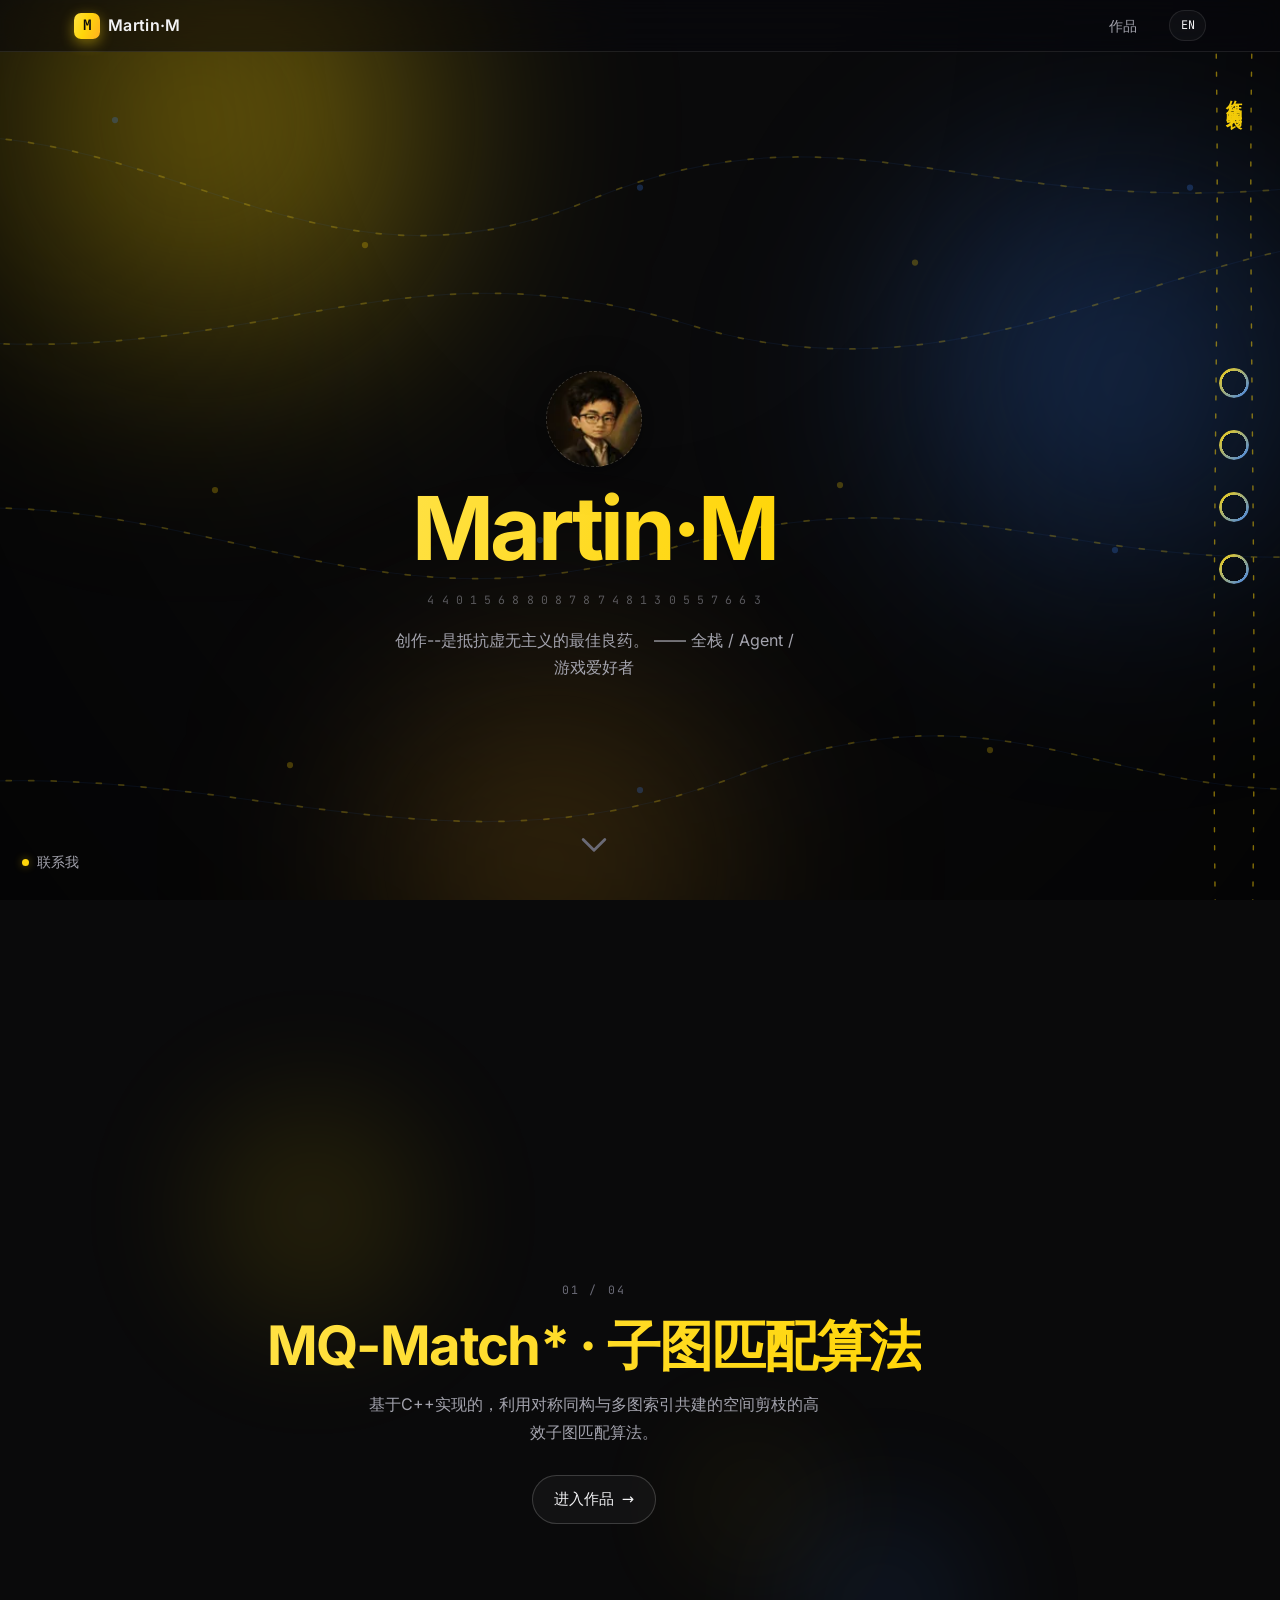
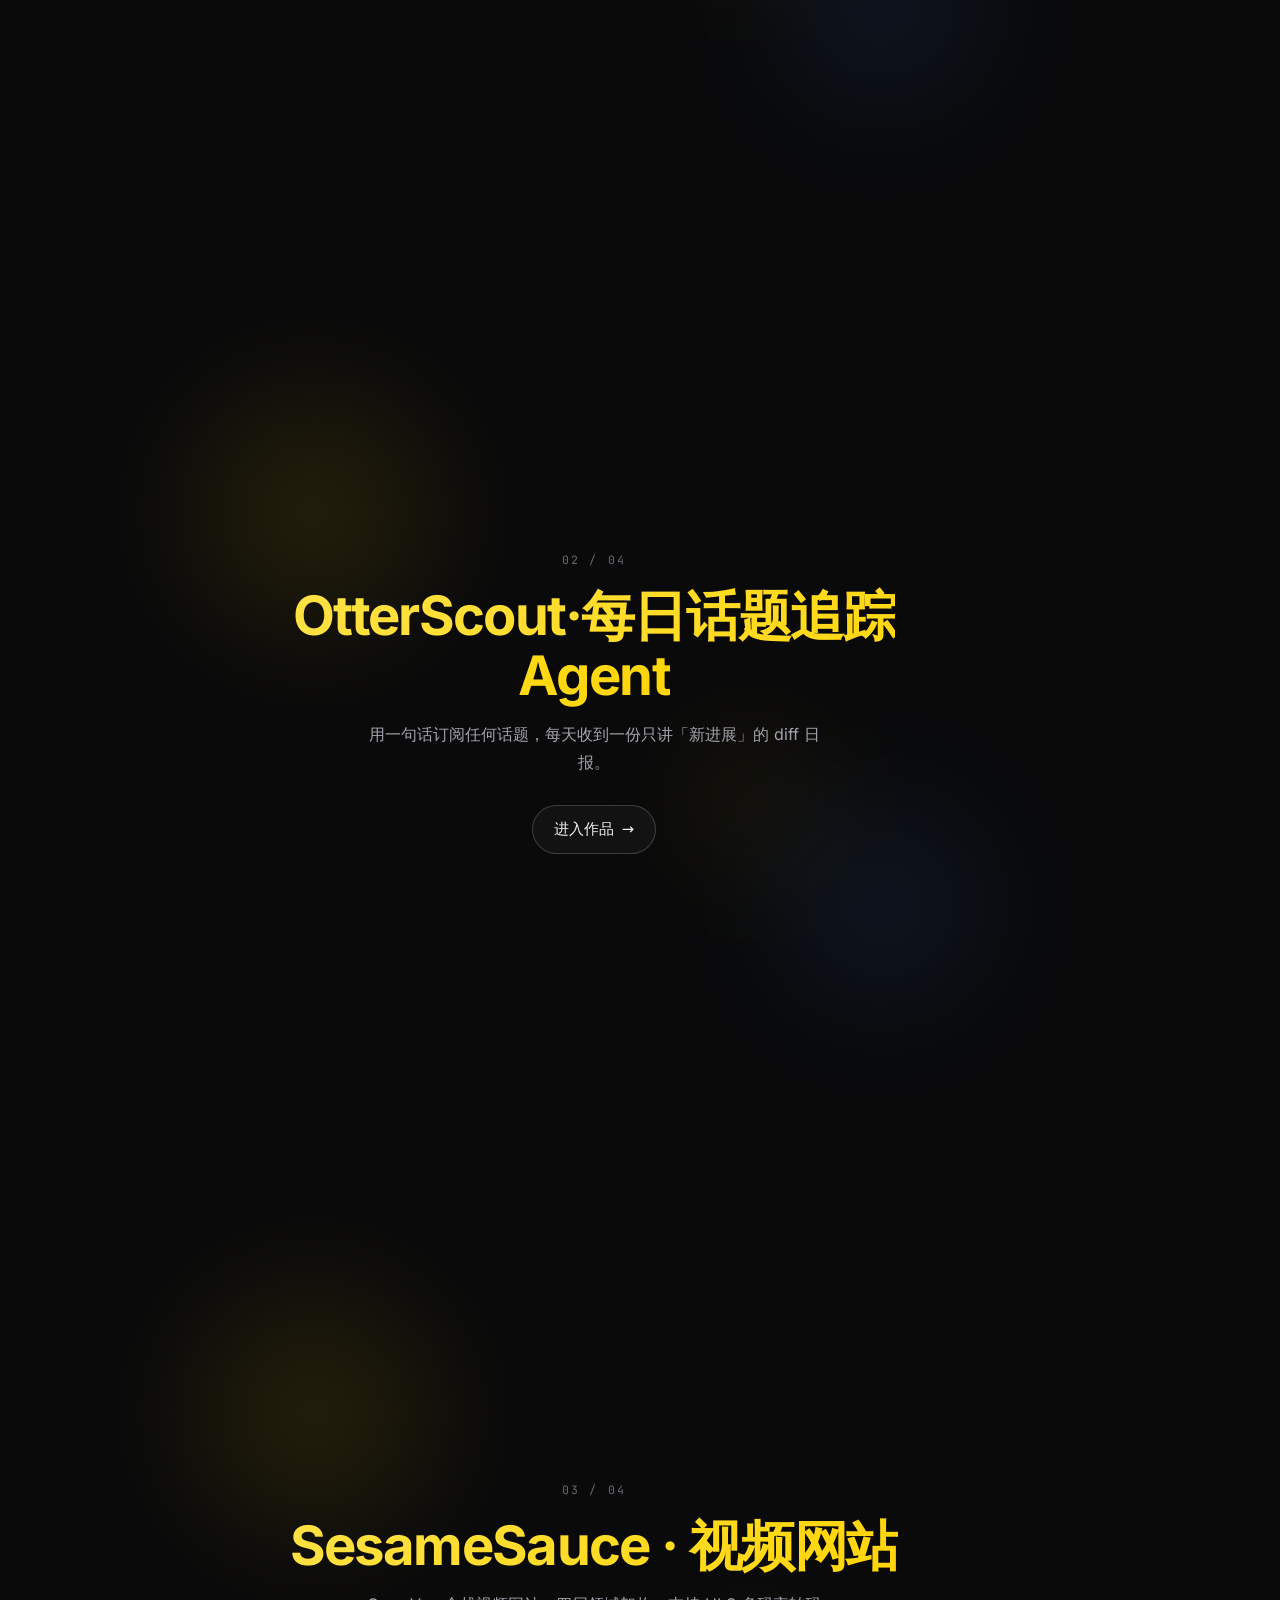
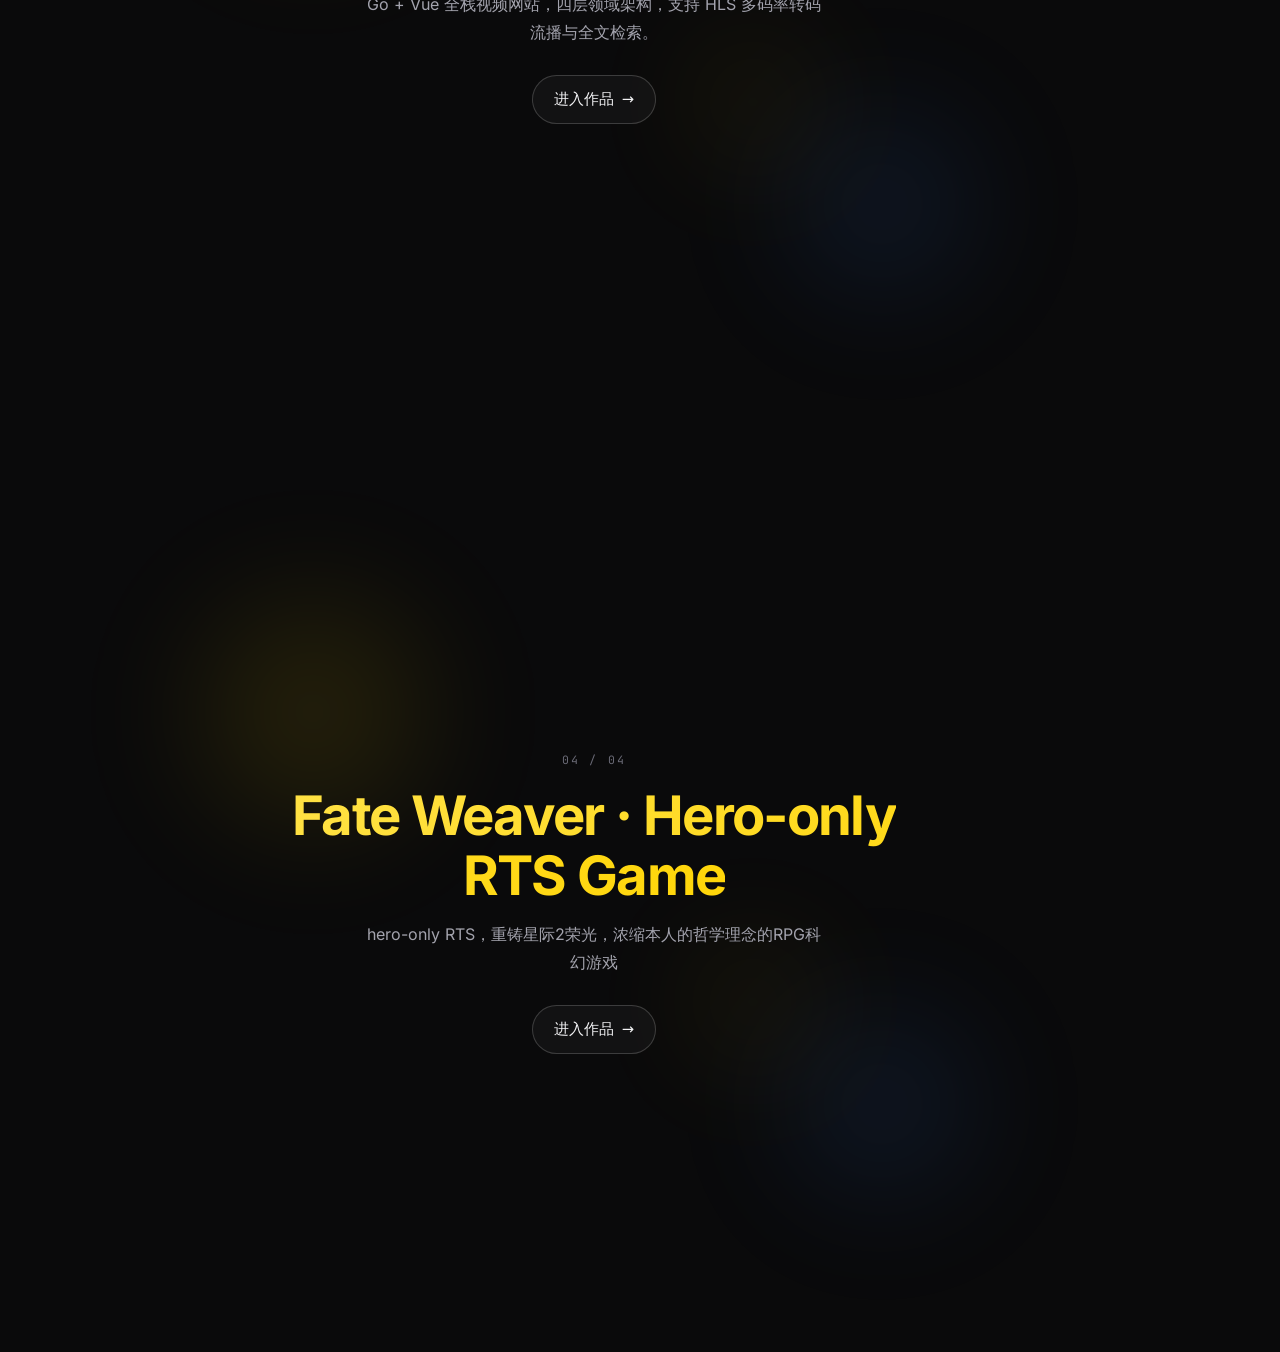
<file: index.html>
<!DOCTYPE html><html lang="zh-CN" data-astro-cid-5hce7sga> <head><meta charset="UTF-8"><meta name="viewport" content="width=device-width, initial-scale=1.0"><meta name="generator" content="Astro v5.18.2"><meta name="description" content="你的中发白 的个人作品集"><meta name="theme-color" content="#0a0a0b"><link rel="icon" type="image/svg+xml" href="/favicon.svg"><!-- 字体自托管:见 public/fonts/;不依赖 Google Fonts,国内可正常加载 --><link rel="preload" href="/fonts/inter-latin-variable.woff2" as="font" type="font/woff2" crossorigin><title>Martin·M · 个人作品集</title><noscript><style>
        .reveal {
          opacity: 1 !important;
          transform: none !important;
        }
      </style></noscript><link rel="stylesheet" href="/_astro/index.BvzYGxZP.css">
<link rel="stylesheet" href="/_astro/index.BefWK5sm.css">
<style>.work-dock[data-astro-cid-vfebusfv]{position:fixed;right:0;top:var(--headbar-h);bottom:0;width:var(--dock-w);z-index:20;pointer-events:auto;display:flex;flex-direction:column;justify-content:center;align-items:center;overflow:hidden;transition:width .42s cubic-bezier(.2,.7,.2,1)}.work-dock[data-astro-cid-vfebusfv].is-expandable:hover{width:clamp(320px,33vw,380px);align-items:flex-start}.dock-lines[data-astro-cid-vfebusfv]{position:absolute;inset:0;width:100%;height:100%;pointer-events:none}.dock-line[data-astro-cid-vfebusfv]{fill:none;stroke:#ffd60a80;stroke-width:1.4;stroke-dasharray:4 14;stroke-linecap:round;animation:dash-flow 14s linear infinite;vector-effect:non-scaling-stroke}.dock-title[data-astro-cid-vfebusfv]{position:absolute;top:2.2rem;left:50%;transform:translate(-50%);font-family:var(--font-mono);font-size:1rem;font-weight:600;letter-spacing:.22em;color:var(--accent);white-space:nowrap;z-index:2;transition:opacity .32s ease}.dock-title-v[data-astro-cid-vfebusfv]{writing-mode:vertical-rl;opacity:.95}.dock-title-h[data-astro-cid-vfebusfv]{writing-mode:horizontal-tb;opacity:0}.work-dock[data-astro-cid-vfebusfv].is-expandable:hover .dock-title-v[data-astro-cid-vfebusfv]{opacity:0}.work-dock[data-astro-cid-vfebusfv].is-expandable:hover .dock-title-h[data-astro-cid-vfebusfv]{opacity:.95}.dock-list[data-astro-cid-vfebusfv]{position:relative;z-index:1;list-style:none;margin:0;padding:1rem;display:flex;flex-direction:column;gap:2rem;align-items:center}.work-dock[data-astro-cid-vfebusfv].is-expandable:hover .dock-list[data-astro-cid-vfebusfv]{align-items:flex-start}.dock-list[data-astro-cid-vfebusfv] li[data-astro-cid-vfebusfv]{list-style:none}.dock-item[data-astro-cid-vfebusfv]{position:relative;display:flex;align-items:center;text-decoration:none}.node[data-astro-cid-vfebusfv]{position:relative;z-index:1;width:30px;height:30px;border-radius:50%;background:var(--yb-grad);-webkit-mask:radial-gradient(circle at center,transparent 0 57%,#000 58%);mask:radial-gradient(circle at center,transparent 0 57%,#000 58%);box-shadow:0 0 14px var(--accent-glow);flex-shrink:0;transition:transform .25s ease,box-shadow .25s ease}.node-label[data-astro-cid-vfebusfv]{position:absolute;left:calc(100% + .7rem);top:50%;transform:translateY(-50%);font-size:1rem;font-weight:600;white-space:nowrap;background:var(--yb-grad);-webkit-background-clip:text;background-clip:text;color:transparent;opacity:0;pointer-events:none;transition:opacity .3s ease,transform .25s ease}.work-dock[data-astro-cid-vfebusfv].is-expandable:hover .node-label[data-astro-cid-vfebusfv]{opacity:1;pointer-events:auto}.dock-item[data-astro-cid-vfebusfv]:hover .node-label[data-astro-cid-vfebusfv]{transform:translateY(-50%) scale(1.08)}.dock-item[data-astro-cid-vfebusfv]:hover .node[data-astro-cid-vfebusfv]{transform:scale(1.16);box-shadow:0 0 20px var(--accent-glow)}@media(max-width:820px){.work-dock[data-astro-cid-vfebusfv]{display:none}}
</style></head> <body data-astro-cid-5hce7sga> <!-- 流动背景：极光 + 数据流 --> <div class="bg" aria-hidden="true" data-astro-cid-5hce7sga> <div class="aurora aurora--1" data-astro-cid-5hce7sga></div> <div class="aurora aurora--2" data-astro-cid-5hce7sga></div> <div class="aurora aurora--3" data-astro-cid-5hce7sga></div> </div> <svg class="datastreams" viewBox="0 0 1200 720" preserveAspectRatio="xMidYMid slice" aria-hidden="true" data-astro-cid-rknszual> <path class="stream-base" d="M-50,120 C 200,60 320,260 560,160 S 900,220 1300,120" data-astro-cid-rknszual></path><path class="stream-base" d="M-50,420 C 220,360 360,520 620,440 S 980,500 1300,420" data-astro-cid-rknszual></path><path class="stream-base" d="M-50,640 C 240,580 420,720 680,620 S 1000,700 1300,600" data-astro-cid-rknszual></path><path class="stream-base" d="M1300,200 C 1080,140 900,340 640,260 S 280,320 -50,260" data-astro-cid-rknszual></path> <path class="stream-flow" d="M-50,120 C 200,60 320,260 560,160 S 900,220 1300,120" data-astro-cid-rknszual></path><path class="stream-flow" d="M-50,420 C 220,360 360,520 620,440 S 980,500 1300,420" data-astro-cid-rknszual></path><path class="stream-flow" d="M-50,640 C 240,580 420,720 680,620 S 1000,700 1300,600" data-astro-cid-rknszual></path><path class="stream-flow" d="M1300,200 C 1080,140 900,340 640,260 S 280,320 -50,260" data-astro-cid-rknszual></path> <circle class="ds-node" cx="180" cy="96" r="2.5" data-astro-cid-rknszual></circle><circle class="ds-node" cx="380" cy="196" r="2.5" data-astro-cid-rknszual></circle><circle class="ds-node" cx="600" cy="150" r="2.5" data-astro-cid-rknszual></circle><circle class="ds-node" cx="820" cy="210" r="2.5" data-astro-cid-rknszual></circle><circle class="ds-node" cx="1040" cy="150" r="2.5" data-astro-cid-rknszual></circle><circle class="ds-node" cx="260" cy="392" r="2.5" data-astro-cid-rknszual></circle><circle class="ds-node" cx="520" cy="432" r="2.5" data-astro-cid-rknszual></circle><circle class="ds-node" cx="760" cy="388" r="2.5" data-astro-cid-rknszual></circle><circle class="ds-node" cx="980" cy="440" r="2.5" data-astro-cid-rknszual></circle><circle class="ds-node" cx="320" cy="612" r="2.5" data-astro-cid-rknszual></circle><circle class="ds-node" cx="600" cy="632" r="2.5" data-astro-cid-rknszual></circle><circle class="ds-node" cx="880" cy="600" r="2.5" data-astro-cid-rknszual></circle> </svg>  <!-- 锁定顶部的 HeadBar --> <header class="headbar" data-astro-cid-zgqbbidy> <div class="headbar-inner" data-astro-cid-zgqbbidy> <a class="brand" href="/" data-astro-cid-zgqbbidy> <span class="brand-mark" data-astro-cid-zgqbbidy>M</span> <span class="brand-name" data-astro-cid-zgqbbidy>Martin·M</span> </a> <nav class="head-nav" data-astro-cid-zgqbbidy> <a href="/#works" data-astro-cid-zgqbbidy>作品</a> <!-- 以后可在此扩展更多入口 --> </nav> <a class="lang-switch" href="/en/" hreflang="en" data-astro-cid-zgqbbidy> EN </a> </div> </header>  <!-- 左下：联系我们 --> <aside class="contact-corner" aria-label="联系我" data-astro-cid-gcv5hsfa> <button class="contact-head" type="button" aria-expanded="false" data-contact-toggle data-astro-cid-gcv5hsfa> <span class="pulse-dot" aria-hidden="true" data-astro-cid-gcv5hsfa></span> <span class="contact-label" data-astro-cid-gcv5hsfa>联系我</span> </button> <div class="contact-panel" aria-hidden="true" data-astro-cid-gcv5hsfa> <button class="contact-close" type="button" aria-label="关闭" data-contact-close data-astro-cid-gcv5hsfa> <svg viewBox="0 0 24 24" width="14" height="14" aria-hidden="true" data-astro-cid-gcv5hsfa> <path d="M6 6l12 12M18 6L6 18" fill="none" stroke="currentColor" stroke-width="2" stroke-linecap="round" data-astro-cid-gcv5hsfa></path> </svg> </button> <div class="contact-item" data-astro-cid-gcv5hsfa> <span class="ci-name" data-astro-cid-gcv5hsfa>GitHub</span> <div class="ci-row" data-astro-cid-gcv5hsfa> <a class="ci-link" href="https://github.com/ShermonMa" target="_blank" rel="noopener" data-astro-cid-gcv5hsfa> https://github.com/ShermonMa </a> <button class="ci-copy" type="button" data-copy="https://github.com/ShermonMa" aria-label="复制" data-astro-cid-gcv5hsfa> <span class="ci-copy-text" data-astro-cid-gcv5hsfa>复制</span> </button> </div> </div><div class="contact-item" data-astro-cid-gcv5hsfa> <span class="ci-name" data-astro-cid-gcv5hsfa>Email</span> <div class="ci-row" data-astro-cid-gcv5hsfa> <a class="ci-link" href="mailto:xinming_ma_cs@163.com" data-astro-cid-gcv5hsfa> xinming_ma_cs@163.com </a> <button class="ci-copy" type="button" data-copy="xinming_ma_cs@163.com" aria-label="复制" data-astro-cid-gcv5hsfa> <span class="ci-copy-text" data-astro-cid-gcv5hsfa>复制</span> </button> </div> </div> </div> </aside>  <script type="module">const e=document.querySelector(".contact-corner");if(e){const o=e.querySelector("[data-contact-toggle]"),r=e.querySelector("[data-contact-close]"),s=e.querySelector(".contact-panel"),a=t=>{e.classList.toggle("open",t),o?.setAttribute("aria-expanded",t?"true":"false"),s?.setAttribute("aria-hidden",t?"false":"true")};o?.addEventListener("click",()=>a(!e.classList.contains("open"))),r?.addEventListener("click",()=>a(!1)),e.querySelectorAll("[data-copy]").forEach(t=>{const c=t.querySelector(".ci-copy-text");t.addEventListener("click",async n=>{n.preventDefault(),n.stopPropagation();const i=t.getAttribute("data-copy")||"";try{await navigator.clipboard.writeText(i)}catch{}const l=c?.textContent||"";t.classList.add("copied"),c&&(c.textContent="✓"),window.setTimeout(()=>{t.classList.remove("copied"),c&&(c.textContent=l)},1200)})})}</script> <!-- 页面内容（全宽，各页面自管排版） --> <main data-astro-cid-5hce7sga>  <div class="home" data-astro-cid-oceehrls> <nav class="work-dock is-expandable" aria-label="作品节点" data-astro-cid-vfebusfv> <!-- 两根与主页同款的黄色数据流 --> <svg class="dock-lines" viewBox="0 0 100 100" preserveAspectRatio="none" aria-hidden="true" data-astro-cid-vfebusfv> <path class="dock-line" d="M30,-4 C36,28 24,58 30,104" data-astro-cid-vfebusfv></path> <path class="dock-line" d="M70,-4 C64,28 76,58 70,104" style="animation-delay:3s" data-astro-cid-vfebusfv></path> </svg> <!-- 标题：两线中间；默认纵向，展开后横向（仅 expandable 时交叉淡入） --> <span class="dock-title dock-title-v" data-astro-cid-vfebusfv>作品集列表</span> <span class="dock-title dock-title-h" data-astro-cid-vfebusfv>作品集列表</span> <ul class="dock-list" data-astro-cid-vfebusfv> <li data-astro-cid-vfebusfv> <a class="dock-item" href="/works/mqam/" title="MQ-Match* · 子图匹配算法" data-astro-cid-vfebusfv> <span class="node" data-astro-cid-vfebusfv></span> <span class="node-label" data-astro-cid-vfebusfv>MQ-Match* · 子图匹配算法</span> </a> </li><li data-astro-cid-vfebusfv> <a class="dock-item" href="/works/otterscout/" title="OtterScout·每日话题追踪 Agent" data-astro-cid-vfebusfv> <span class="node" data-astro-cid-vfebusfv></span> <span class="node-label" data-astro-cid-vfebusfv>OtterScout·每日话题追踪 Agent</span> </a> </li><li data-astro-cid-vfebusfv> <a class="dock-item" href="/works/sesame-sauce/" title="SesameSauce · 视频网站" data-astro-cid-vfebusfv> <span class="node" data-astro-cid-vfebusfv></span> <span class="node-label" data-astro-cid-vfebusfv>SesameSauce · 视频网站</span> </a> </li><li data-astro-cid-vfebusfv> <a class="dock-item" href="/works/fate-weaver/" title="Fate Weaver · Hero-only RTS Game" data-astro-cid-vfebusfv> <span class="node" data-astro-cid-vfebusfv></span> <span class="node-label" data-astro-cid-vfebusfv>Fate Weaver · Hero-only RTS Game</span> </a> </li> </ul> </nav>  <script type="module">const e=document.querySelector(".work-dock.is-expandable");e&&(e.addEventListener("mouseenter",()=>document.body.classList.add("dock-open")),e.addEventListener("mouseleave",()=>document.body.classList.remove("dock-open")));</script> <section class="hero snap" data-astro-cid-ne2s4lrm> <div class="avatar reveal" title="Martin·M 的头像" aria-label="Martin·M 的头像" data-astro-cid-ne2s4lrm> <img src="/_astro/avatar.Bta6Ihcj_NS2UF.webp" srcset="/_astro/avatar.Bta6Ihcj_NS2UF.webp 1x, /_astro/avatar.Bta6Ihcj_ZCrK8J.webp 2x" alt="Martin·M 的头像" data-astro-cid-ne2s4lrm="true" loading="lazy" decoding="async" fetchpriority="auto" width="96" height="96" class="avatar-img"> <span class="avatar-ring" aria-hidden="true" data-astro-cid-ne2s4lrm></span> </div> <h1 class="name reveal" data-astro-cid-ne2s4lrm><span class="grad" data-astro-cid-ne2s4lrm>Martin·M</span></h1> <div class="num-strip reveal" aria-hidden="true" data-astro-cid-ne2s4lrm> <span class="num" style="--d:0ms" data-astro-cid-ne2s4lrm>0</span><span class="num" style="--d:60ms" data-astro-cid-ne2s4lrm>0</span><span class="num" style="--d:120ms" data-astro-cid-ne2s4lrm>0</span><span class="num" style="--d:180ms" data-astro-cid-ne2s4lrm>0</span><span class="num" style="--d:240ms" data-astro-cid-ne2s4lrm>0</span><span class="num" style="--d:300ms" data-astro-cid-ne2s4lrm>0</span><span class="num" style="--d:360ms" data-astro-cid-ne2s4lrm>0</span><span class="num" style="--d:420ms" data-astro-cid-ne2s4lrm>0</span><span class="num" style="--d:480ms" data-astro-cid-ne2s4lrm>0</span><span class="num" style="--d:540ms" data-astro-cid-ne2s4lrm>0</span><span class="num" style="--d:600ms" data-astro-cid-ne2s4lrm>0</span><span class="num" style="--d:660ms" data-astro-cid-ne2s4lrm>0</span><span class="num" style="--d:720ms" data-astro-cid-ne2s4lrm>0</span><span class="num" style="--d:780ms" data-astro-cid-ne2s4lrm>0</span><span class="num" style="--d:840ms" data-astro-cid-ne2s4lrm>0</span><span class="num" style="--d:900ms" data-astro-cid-ne2s4lrm>0</span><span class="num" style="--d:960ms" data-astro-cid-ne2s4lrm>0</span><span class="num" style="--d:1020ms" data-astro-cid-ne2s4lrm>0</span><span class="num" style="--d:1080ms" data-astro-cid-ne2s4lrm>0</span><span class="num" style="--d:1140ms" data-astro-cid-ne2s4lrm>0</span><span class="num" style="--d:1200ms" data-astro-cid-ne2s4lrm>0</span><span class="num" style="--d:1260ms" data-astro-cid-ne2s4lrm>0</span><span class="num" style="--d:1320ms" data-astro-cid-ne2s4lrm>0</span><span class="num" style="--d:1380ms" data-astro-cid-ne2s4lrm>0</span> </div> <p class="tagline reveal" data-astro-cid-ne2s4lrm>创作--是抵抗虚无主义的最佳良药。 —— 全栈 / Agent / 游戏爱好者</p> </section>  <script type="module">const t=document.querySelectorAll(".hero .num");t.length&&setInterval(()=>{for(const n of t)Math.random()>.45&&(n.textContent=String(Math.floor(Math.random()*10)))},110);</script> <section id="works" class="portals" data-astro-cid-oceehrls> <article class="portal snap" style="--i:0" data-astro-cid-oceehrls> <div class="portal-bg" data-motif="graph" aria-hidden="true" data-astro-cid-oceehrls> <span class="motif motif-a" data-astro-cid-oceehrls></span> <span class="motif motif-b" data-astro-cid-oceehrls></span> <span class="motif motif-c" data-astro-cid-oceehrls></span> </div> <span class="portal-index" data-astro-cid-oceehrls>01 / 04</span> <h2 class="portal-title" data-astro-cid-oceehrls><span class="grad" data-astro-cid-oceehrls>MQ-Match* · 子图匹配算法</span></h2> <p class="portal-tag" data-astro-cid-oceehrls>基于C++实现的，利用对称同构与多图索引共建的空间剪枝的高效子图匹配算法。</p> <a class="enter" href="/works/mqam/" data-astro-cid-oceehrls> 进入作品<span class="enter-arrow" data-astro-cid-oceehrls>→</span> </a> </article><article class="portal snap" style="--i:1" data-astro-cid-oceehrls> <div class="portal-bg" data-motif="river" aria-hidden="true" data-astro-cid-oceehrls> <span class="motif motif-a" data-astro-cid-oceehrls></span> <span class="motif motif-b" data-astro-cid-oceehrls></span> <span class="motif motif-c" data-astro-cid-oceehrls></span> </div> <span class="portal-index" data-astro-cid-oceehrls>02 / 04</span> <h2 class="portal-title" data-astro-cid-oceehrls><span class="grad" data-astro-cid-oceehrls>OtterScout·每日话题追踪 Agent</span></h2> <p class="portal-tag" data-astro-cid-oceehrls>用一句话订阅任何话题，每天收到一份只讲「新进展」的 diff 日报。</p> <a class="enter" href="/works/otterscout/" data-astro-cid-oceehrls> 进入作品<span class="enter-arrow" data-astro-cid-oceehrls>→</span> </a> </article><article class="portal snap" style="--i:2" data-astro-cid-oceehrls> <div class="portal-bg" data-motif="tv" aria-hidden="true" data-astro-cid-oceehrls> <span class="motif motif-a" data-astro-cid-oceehrls></span> <span class="motif motif-b" data-astro-cid-oceehrls></span> <span class="motif motif-c" data-astro-cid-oceehrls></span> </div> <span class="portal-index" data-astro-cid-oceehrls>03 / 04</span> <h2 class="portal-title" data-astro-cid-oceehrls><span class="grad" data-astro-cid-oceehrls>SesameSauce · 视频网站</span></h2> <p class="portal-tag" data-astro-cid-oceehrls>Go + Vue 全栈视频网站，四层领域架构，支持 HLS 多码率转码流播与全文检索。</p> <a class="enter" href="/works/sesame-sauce/" data-astro-cid-oceehrls> 进入作品<span class="enter-arrow" data-astro-cid-oceehrls>→</span> </a> </article><article class="portal snap" style="--i:3" data-astro-cid-oceehrls> <div class="portal-bg" data-motif="graph" aria-hidden="true" data-astro-cid-oceehrls> <span class="motif motif-a" data-astro-cid-oceehrls></span> <span class="motif motif-b" data-astro-cid-oceehrls></span> <span class="motif motif-c" data-astro-cid-oceehrls></span> </div> <span class="portal-index" data-astro-cid-oceehrls>04 / 04</span> <h2 class="portal-title" data-astro-cid-oceehrls><span class="grad" data-astro-cid-oceehrls>Fate Weaver · Hero-only RTS Game</span></h2> <p class="portal-tag" data-astro-cid-oceehrls>hero-only RTS，重铸星际2荣光，浓缩本人的哲学理念的RPG科幻游戏</p> <a class="enter" href="/works/fate-weaver/" data-astro-cid-oceehrls> 进入作品<span class="enter-arrow" data-astro-cid-oceehrls>→</span> </a> </article> </section> <!-- 扁宽「V」下拉按钮：提示下滑，点击下翻一屏（到末屏自动隐藏） --> <button class="scroll-v" type="button" aria-label="下滑探索" data-astro-cid-oceehrls> <span class="scroll-v-icon" data-astro-cid-oceehrls> <svg viewBox="0 0 24 24" width="46" height="26" aria-hidden="true" data-astro-cid-oceehrls> <path d="M2 5 L12 15 L22 5" fill="none" stroke="currentColor" stroke-width="2.6" stroke-linecap="round" stroke-linejoin="round" data-astro-cid-oceehrls></path> </svg> </span> </button> </div>  <script type="module">const v=document.querySelector(".home"),s=v?Array.from(v.querySelectorAll(".snap")):[];if(s.length>1){let r=function(e){i=e,f=performance.now()+m+M;const t=T(d+e,0,s.length-1);w(t)};const m=window.matchMedia("(prefers-reduced-motion: reduce)").matches?1:500,g=8,E=45,M=150,D=e=>e<.5?4*e*e*e:1-Math.pow(-2*e+2,3)/2;document.documentElement.style.scrollSnapType="none",document.documentElement.style.scrollBehavior="auto";let o="ready",i=0,f=0;const T=(e,t,n)=>Math.max(t,Math.min(n,e)),S=()=>{const e=window.scrollY;let t=0,n=1/0;return s.forEach((a,u)=>{const c=Math.abs(a.offsetTop-e);c<n&&(n=c,t=u)}),t},l=document.querySelector(".scroll-v");let d=S();const h=()=>{l&&l.classList.toggle("is-hidden",d>=s.length-1)};l?.addEventListener("click",()=>{o!=="animating"&&r(1)});const w=e=>{const t=s[e].offsetTop,n=window.scrollY,a=()=>{o="ready",d=e,h()};if(t===n){a();return}o="animating";const u=performance.now(),c=b=>{const y=Math.min(1,(b-u)/m);window.scrollTo(0,Math.round(n+(t-n)*D(y))),y<1?requestAnimationFrame(c):a()};requestAnimationFrame(c)};h();const A=e=>{if(e.preventDefault(),o==="animating"||Math.abs(e.deltaY)<g)return;const t=e.deltaY>0?1:-1;t===i&&performance.now()<f||r(t)},L=e=>{const t={ArrowDown:1,PageDown:1," ":1,ArrowUp:-1,PageUp:-1};e.key in t?(e.preventDefault(),o!=="animating"&&r(t[e.key])):(e.key==="Home"||e.key==="End")&&(e.preventDefault(),o!=="animating"&&(i=0,w(e.key==="Home"?0:s.length-1)))};let p=0;const I=e=>{p=e.touches[0].clientY},k=e=>{e.preventDefault()},Y=e=>{if(o==="animating")return;const t=p-e.changedTouches[0].clientY;Math.abs(t)>=E&&r(t>0?1:-1)};window.addEventListener("wheel",A,{passive:!1}),window.addEventListener("keydown",L),window.addEventListener("touchstart",I,{passive:!0}),window.addEventListener("touchmove",k,{passive:!1}),window.addEventListener("touchend",Y,{passive:!0})}</script>  </main> <script type="module">const i=document.querySelectorAll(".reveal");if(i.length&&"IntersectionObserver"in window){const s=new IntersectionObserver(t=>{for(const e of t)e.isIntersecting&&(e.target.classList.add("is-visible"),s.unobserve(e.target))},{threshold:0,rootMargin:"0px 0px 10% 0px"});i.forEach((t,e)=>{t.style.transitionDelay=`${Math.min(e*70,280)}ms`,s.observe(t)})}else i.forEach(s=>s.classList.add("is-visible"));</script> </body> </html>
</file>
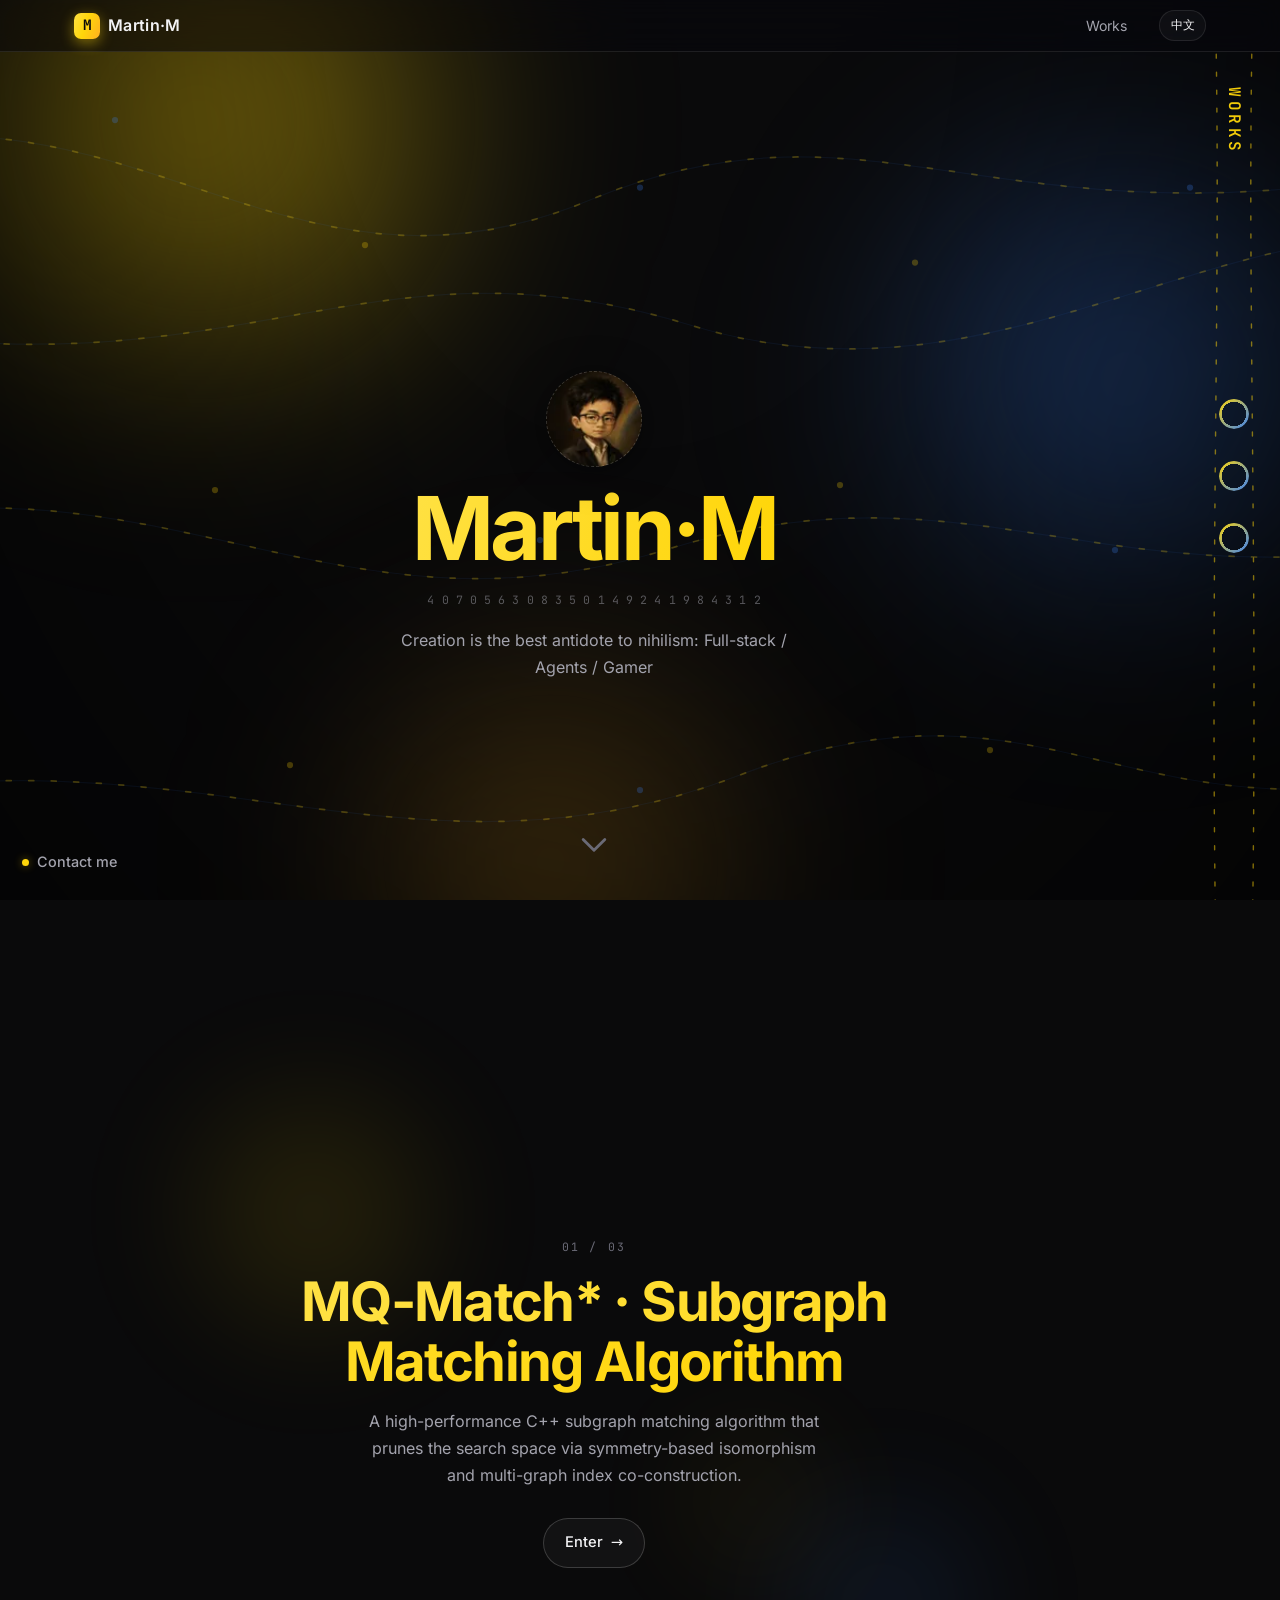
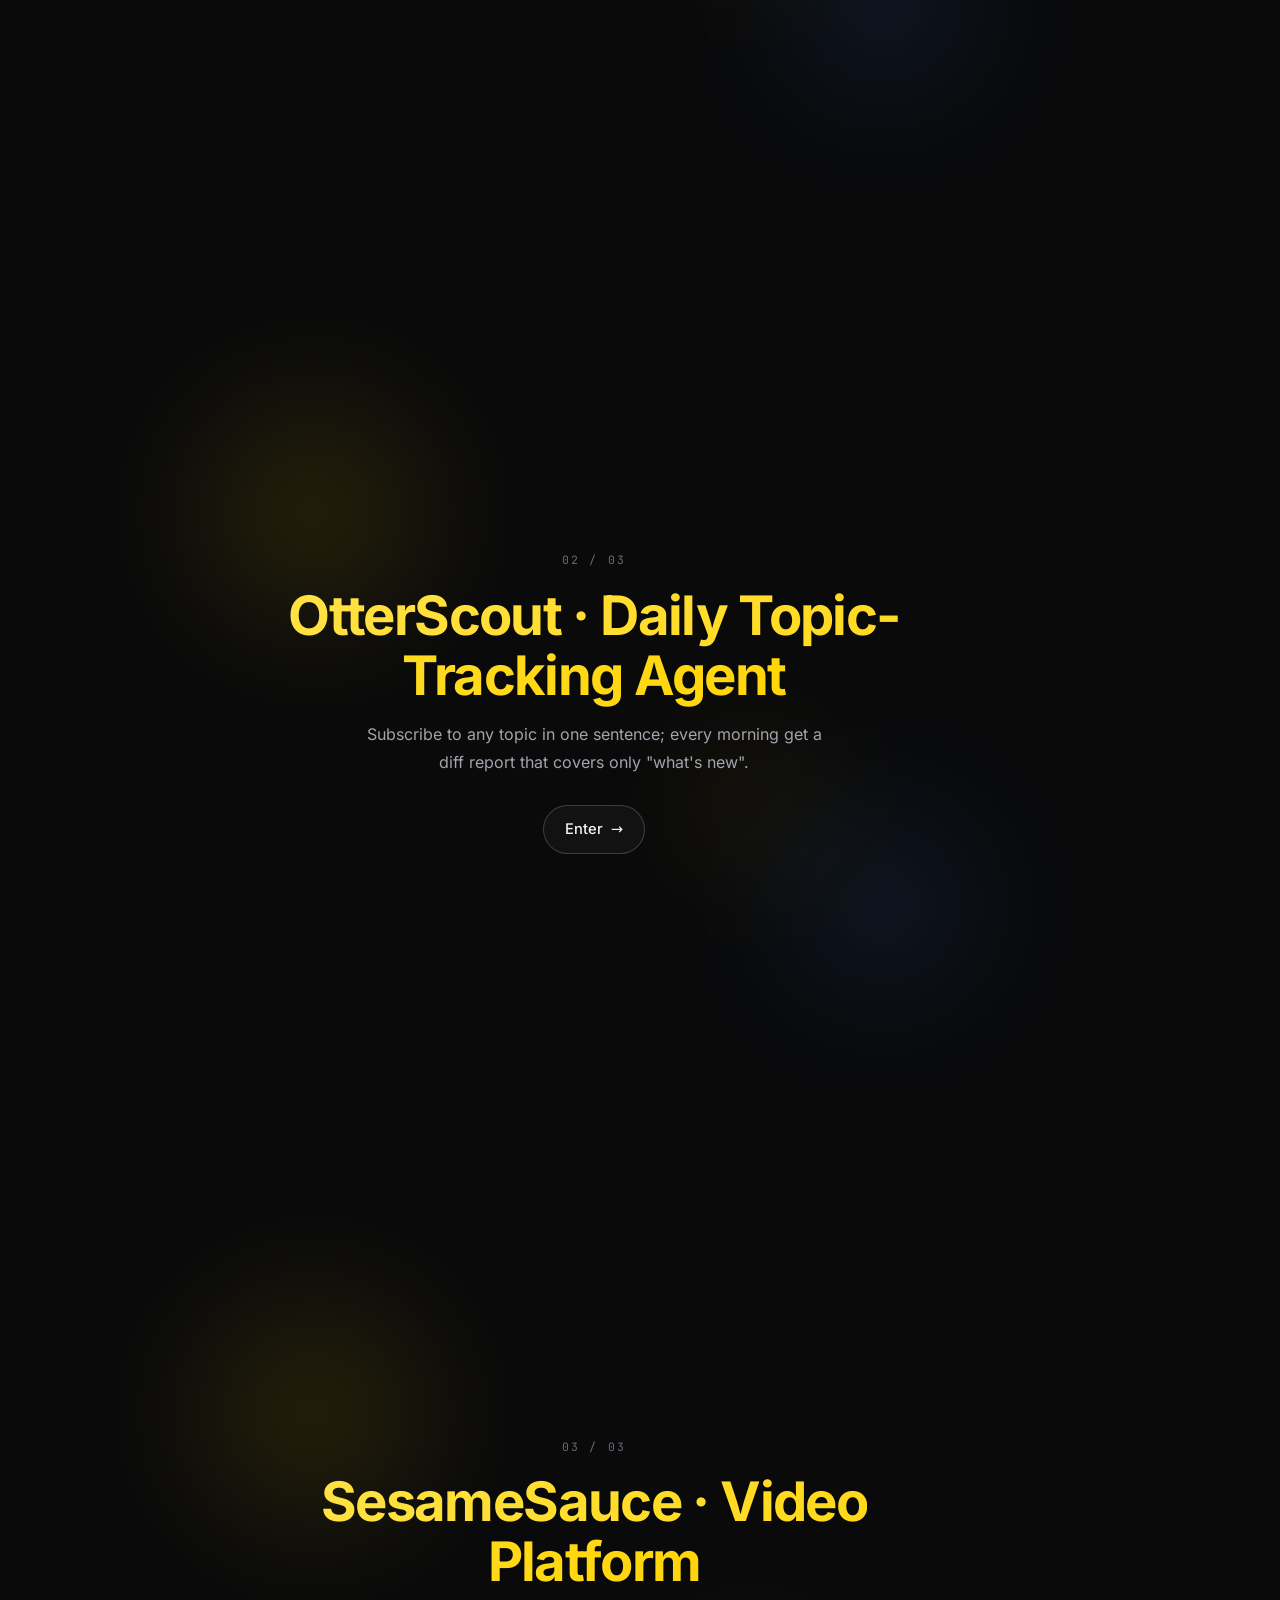
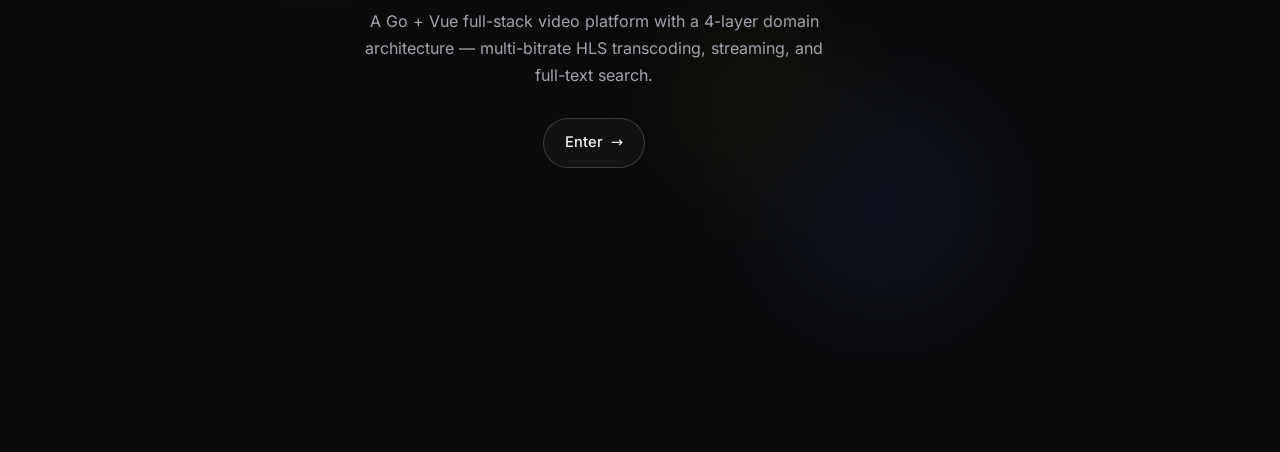
<file: en/index.html>
<!DOCTYPE html><html lang="en" data-astro-cid-5hce7sga> <head><meta charset="UTF-8"><meta name="viewport" content="width=device-width, initial-scale=1.0"><meta name="generator" content="Astro v5.18.2"><meta name="description" content="Martin·M · Portfolio"><meta name="theme-color" content="#0a0a0b"><link rel="icon" type="image/svg+xml" href="/favicon.svg"><!-- 字体自托管:见 public/fonts/;不依赖 Google Fonts,国内可正常加载 --><link rel="preload" href="/fonts/inter-latin-variable.woff2" as="font" type="font/woff2" crossorigin><title>Martin·M · Portfolio</title><noscript><style>
        .reveal {
          opacity: 1 !important;
          transform: none !important;
        }
      </style></noscript><link rel="stylesheet" href="/_astro/index.BvzYGxZP.css">
<link rel="stylesheet" href="/_astro/index.BefWK5sm.css">
<style>.work-dock[data-astro-cid-vfebusfv]{position:fixed;right:0;top:var(--headbar-h);bottom:0;width:var(--dock-w);z-index:20;pointer-events:auto;display:flex;flex-direction:column;justify-content:center;align-items:center;overflow:hidden;transition:width .42s cubic-bezier(.2,.7,.2,1)}.work-dock[data-astro-cid-vfebusfv].is-expandable:hover{width:clamp(320px,33vw,380px);align-items:flex-start}.dock-lines[data-astro-cid-vfebusfv]{position:absolute;inset:0;width:100%;height:100%;pointer-events:none}.dock-line[data-astro-cid-vfebusfv]{fill:none;stroke:#ffd60a80;stroke-width:1.4;stroke-dasharray:4 14;stroke-linecap:round;animation:dash-flow 14s linear infinite;vector-effect:non-scaling-stroke}.dock-title[data-astro-cid-vfebusfv]{position:absolute;top:2.2rem;left:50%;transform:translate(-50%);font-family:var(--font-mono);font-size:1rem;font-weight:600;letter-spacing:.22em;color:var(--accent);white-space:nowrap;z-index:2;transition:opacity .32s ease}.dock-title-v[data-astro-cid-vfebusfv]{writing-mode:vertical-rl;opacity:.95}.dock-title-h[data-astro-cid-vfebusfv]{writing-mode:horizontal-tb;opacity:0}.work-dock[data-astro-cid-vfebusfv].is-expandable:hover .dock-title-v[data-astro-cid-vfebusfv]{opacity:0}.work-dock[data-astro-cid-vfebusfv].is-expandable:hover .dock-title-h[data-astro-cid-vfebusfv]{opacity:.95}.dock-list[data-astro-cid-vfebusfv]{position:relative;z-index:1;list-style:none;margin:0;padding:1rem;display:flex;flex-direction:column;gap:2rem;align-items:center}.work-dock[data-astro-cid-vfebusfv].is-expandable:hover .dock-list[data-astro-cid-vfebusfv]{align-items:flex-start}.dock-list[data-astro-cid-vfebusfv] li[data-astro-cid-vfebusfv]{list-style:none}.dock-item[data-astro-cid-vfebusfv]{position:relative;display:flex;align-items:center;text-decoration:none}.node[data-astro-cid-vfebusfv]{position:relative;z-index:1;width:30px;height:30px;border-radius:50%;background:var(--yb-grad);-webkit-mask:radial-gradient(circle at center,transparent 0 57%,#000 58%);mask:radial-gradient(circle at center,transparent 0 57%,#000 58%);box-shadow:0 0 14px var(--accent-glow);flex-shrink:0;transition:transform .25s ease,box-shadow .25s ease}.node-label[data-astro-cid-vfebusfv]{position:absolute;left:calc(100% + .7rem);top:50%;transform:translateY(-50%);font-size:1rem;font-weight:600;white-space:nowrap;background:var(--yb-grad);-webkit-background-clip:text;background-clip:text;color:transparent;opacity:0;pointer-events:none;transition:opacity .3s ease,transform .25s ease}.work-dock[data-astro-cid-vfebusfv].is-expandable:hover .node-label[data-astro-cid-vfebusfv]{opacity:1;pointer-events:auto}.dock-item[data-astro-cid-vfebusfv]:hover .node-label[data-astro-cid-vfebusfv]{transform:translateY(-50%) scale(1.08)}.dock-item[data-astro-cid-vfebusfv]:hover .node[data-astro-cid-vfebusfv]{transform:scale(1.16);box-shadow:0 0 20px var(--accent-glow)}@media(max-width:820px){.work-dock[data-astro-cid-vfebusfv]{display:none}}
</style></head> <body data-astro-cid-5hce7sga> <!-- 流动背景：极光 + 数据流 --> <div class="bg" aria-hidden="true" data-astro-cid-5hce7sga> <div class="aurora aurora--1" data-astro-cid-5hce7sga></div> <div class="aurora aurora--2" data-astro-cid-5hce7sga></div> <div class="aurora aurora--3" data-astro-cid-5hce7sga></div> </div> <svg class="datastreams" viewBox="0 0 1200 720" preserveAspectRatio="xMidYMid slice" aria-hidden="true" data-astro-cid-rknszual> <path class="stream-base" d="M-50,120 C 200,60 320,260 560,160 S 900,220 1300,120" data-astro-cid-rknszual></path><path class="stream-base" d="M-50,420 C 220,360 360,520 620,440 S 980,500 1300,420" data-astro-cid-rknszual></path><path class="stream-base" d="M-50,640 C 240,580 420,720 680,620 S 1000,700 1300,600" data-astro-cid-rknszual></path><path class="stream-base" d="M1300,200 C 1080,140 900,340 640,260 S 280,320 -50,260" data-astro-cid-rknszual></path> <path class="stream-flow" d="M-50,120 C 200,60 320,260 560,160 S 900,220 1300,120" data-astro-cid-rknszual></path><path class="stream-flow" d="M-50,420 C 220,360 360,520 620,440 S 980,500 1300,420" data-astro-cid-rknszual></path><path class="stream-flow" d="M-50,640 C 240,580 420,720 680,620 S 1000,700 1300,600" data-astro-cid-rknszual></path><path class="stream-flow" d="M1300,200 C 1080,140 900,340 640,260 S 280,320 -50,260" data-astro-cid-rknszual></path> <circle class="ds-node" cx="180" cy="96" r="2.5" data-astro-cid-rknszual></circle><circle class="ds-node" cx="380" cy="196" r="2.5" data-astro-cid-rknszual></circle><circle class="ds-node" cx="600" cy="150" r="2.5" data-astro-cid-rknszual></circle><circle class="ds-node" cx="820" cy="210" r="2.5" data-astro-cid-rknszual></circle><circle class="ds-node" cx="1040" cy="150" r="2.5" data-astro-cid-rknszual></circle><circle class="ds-node" cx="260" cy="392" r="2.5" data-astro-cid-rknszual></circle><circle class="ds-node" cx="520" cy="432" r="2.5" data-astro-cid-rknszual></circle><circle class="ds-node" cx="760" cy="388" r="2.5" data-astro-cid-rknszual></circle><circle class="ds-node" cx="980" cy="440" r="2.5" data-astro-cid-rknszual></circle><circle class="ds-node" cx="320" cy="612" r="2.5" data-astro-cid-rknszual></circle><circle class="ds-node" cx="600" cy="632" r="2.5" data-astro-cid-rknszual></circle><circle class="ds-node" cx="880" cy="600" r="2.5" data-astro-cid-rknszual></circle> </svg>  <!-- 锁定顶部的 HeadBar --> <header class="headbar" data-astro-cid-zgqbbidy> <div class="headbar-inner" data-astro-cid-zgqbbidy> <a class="brand" href="/en/" data-astro-cid-zgqbbidy> <span class="brand-mark" data-astro-cid-zgqbbidy>M</span> <span class="brand-name" data-astro-cid-zgqbbidy>Martin·M</span> </a> <nav class="head-nav" data-astro-cid-zgqbbidy> <a href="/en/#works" data-astro-cid-zgqbbidy>Works</a> <!-- 以后可在此扩展更多入口 --> </nav> <a class="lang-switch" href="/" hreflang="zh-CN" data-astro-cid-zgqbbidy> 中文 </a> </div> </header>  <!-- 左下：联系我们 --> <aside class="contact-corner" aria-label="Contact me" data-astro-cid-gcv5hsfa> <button class="contact-head" type="button" aria-expanded="false" data-contact-toggle data-astro-cid-gcv5hsfa> <span class="pulse-dot" aria-hidden="true" data-astro-cid-gcv5hsfa></span> <span class="contact-label" data-astro-cid-gcv5hsfa>Contact me</span> </button> <div class="contact-panel" aria-hidden="true" data-astro-cid-gcv5hsfa> <button class="contact-close" type="button" aria-label="Close" data-contact-close data-astro-cid-gcv5hsfa> <svg viewBox="0 0 24 24" width="14" height="14" aria-hidden="true" data-astro-cid-gcv5hsfa> <path d="M6 6l12 12M18 6L6 18" fill="none" stroke="currentColor" stroke-width="2" stroke-linecap="round" data-astro-cid-gcv5hsfa></path> </svg> </button> <div class="contact-item" data-astro-cid-gcv5hsfa> <span class="ci-name" data-astro-cid-gcv5hsfa>GitHub</span> <div class="ci-row" data-astro-cid-gcv5hsfa> <a class="ci-link" href="https://github.com/ShermonMa" target="_blank" rel="noopener" data-astro-cid-gcv5hsfa> https://github.com/ShermonMa </a> <button class="ci-copy" type="button" data-copy="https://github.com/ShermonMa" aria-label="copy" data-astro-cid-gcv5hsfa> <span class="ci-copy-text" data-astro-cid-gcv5hsfa>copy</span> </button> </div> </div><div class="contact-item" data-astro-cid-gcv5hsfa> <span class="ci-name" data-astro-cid-gcv5hsfa>Email</span> <div class="ci-row" data-astro-cid-gcv5hsfa> <a class="ci-link" href="mailto:xinming_ma_cs@163.com" data-astro-cid-gcv5hsfa> xinming_ma_cs@163.com </a> <button class="ci-copy" type="button" data-copy="xinming_ma_cs@163.com" aria-label="copy" data-astro-cid-gcv5hsfa> <span class="ci-copy-text" data-astro-cid-gcv5hsfa>copy</span> </button> </div> </div> </div> </aside>  <script type="module">const e=document.querySelector(".contact-corner");if(e){const o=e.querySelector("[data-contact-toggle]"),r=e.querySelector("[data-contact-close]"),s=e.querySelector(".contact-panel"),a=t=>{e.classList.toggle("open",t),o?.setAttribute("aria-expanded",t?"true":"false"),s?.setAttribute("aria-hidden",t?"false":"true")};o?.addEventListener("click",()=>a(!e.classList.contains("open"))),r?.addEventListener("click",()=>a(!1)),e.querySelectorAll("[data-copy]").forEach(t=>{const c=t.querySelector(".ci-copy-text");t.addEventListener("click",async n=>{n.preventDefault(),n.stopPropagation();const i=t.getAttribute("data-copy")||"";try{await navigator.clipboard.writeText(i)}catch{}const l=c?.textContent||"";t.classList.add("copied"),c&&(c.textContent="✓"),window.setTimeout(()=>{t.classList.remove("copied"),c&&(c.textContent=l)},1200)})})}</script> <!-- 页面内容（全宽，各页面自管排版） --> <main data-astro-cid-5hce7sga>  <div class="home" data-astro-cid-oceehrls> <nav class="work-dock is-expandable" aria-label="Work nodes" data-astro-cid-vfebusfv> <!-- 两根与主页同款的黄色数据流 --> <svg class="dock-lines" viewBox="0 0 100 100" preserveAspectRatio="none" aria-hidden="true" data-astro-cid-vfebusfv> <path class="dock-line" d="M30,-4 C36,28 24,58 30,104" data-astro-cid-vfebusfv></path> <path class="dock-line" d="M70,-4 C64,28 76,58 70,104" style="animation-delay:3s" data-astro-cid-vfebusfv></path> </svg> <!-- 标题：两线中间；默认纵向，展开后横向（仅 expandable 时交叉淡入） --> <span class="dock-title dock-title-v" data-astro-cid-vfebusfv>WORKS</span> <span class="dock-title dock-title-h" data-astro-cid-vfebusfv>WORKS</span> <ul class="dock-list" data-astro-cid-vfebusfv> <li data-astro-cid-vfebusfv> <a class="dock-item" href="/en/works/mqam/" title="MQ-Match* · Subgraph Matching Algorithm" data-astro-cid-vfebusfv> <span class="node" data-astro-cid-vfebusfv></span> <span class="node-label" data-astro-cid-vfebusfv>MQ-Match* · Subgraph Matching Algorithm</span> </a> </li><li data-astro-cid-vfebusfv> <a class="dock-item" href="/en/works/otterscout/" title="OtterScout · Daily Topic-Tracking Agent" data-astro-cid-vfebusfv> <span class="node" data-astro-cid-vfebusfv></span> <span class="node-label" data-astro-cid-vfebusfv>OtterScout · Daily Topic-Tracking Agent</span> </a> </li><li data-astro-cid-vfebusfv> <a class="dock-item" href="/en/works/sesame-sauce/" title="SesameSauce · Video Platform" data-astro-cid-vfebusfv> <span class="node" data-astro-cid-vfebusfv></span> <span class="node-label" data-astro-cid-vfebusfv>SesameSauce · Video Platform</span> </a> </li> </ul> </nav>  <script type="module">const e=document.querySelector(".work-dock.is-expandable");e&&(e.addEventListener("mouseenter",()=>document.body.classList.add("dock-open")),e.addEventListener("mouseleave",()=>document.body.classList.remove("dock-open")));</script> <section class="hero snap" data-astro-cid-ne2s4lrm> <div class="avatar reveal" title="Martin·M's avatar" aria-label="Martin·M's avatar" data-astro-cid-ne2s4lrm> <img src="/_astro/avatar.Bta6Ihcj_NS2UF.webp" srcset="/_astro/avatar.Bta6Ihcj_NS2UF.webp 1x, /_astro/avatar.Bta6Ihcj_ZCrK8J.webp 2x" alt="Martin·M's avatar" data-astro-cid-ne2s4lrm="true" loading="lazy" decoding="async" fetchpriority="auto" width="96" height="96" class="avatar-img"> <span class="avatar-ring" aria-hidden="true" data-astro-cid-ne2s4lrm></span> </div> <h1 class="name reveal" data-astro-cid-ne2s4lrm><span class="grad" data-astro-cid-ne2s4lrm>Martin·M</span></h1> <div class="num-strip reveal" aria-hidden="true" data-astro-cid-ne2s4lrm> <span class="num" style="--d:0ms" data-astro-cid-ne2s4lrm>0</span><span class="num" style="--d:60ms" data-astro-cid-ne2s4lrm>0</span><span class="num" style="--d:120ms" data-astro-cid-ne2s4lrm>0</span><span class="num" style="--d:180ms" data-astro-cid-ne2s4lrm>0</span><span class="num" style="--d:240ms" data-astro-cid-ne2s4lrm>0</span><span class="num" style="--d:300ms" data-astro-cid-ne2s4lrm>0</span><span class="num" style="--d:360ms" data-astro-cid-ne2s4lrm>0</span><span class="num" style="--d:420ms" data-astro-cid-ne2s4lrm>0</span><span class="num" style="--d:480ms" data-astro-cid-ne2s4lrm>0</span><span class="num" style="--d:540ms" data-astro-cid-ne2s4lrm>0</span><span class="num" style="--d:600ms" data-astro-cid-ne2s4lrm>0</span><span class="num" style="--d:660ms" data-astro-cid-ne2s4lrm>0</span><span class="num" style="--d:720ms" data-astro-cid-ne2s4lrm>0</span><span class="num" style="--d:780ms" data-astro-cid-ne2s4lrm>0</span><span class="num" style="--d:840ms" data-astro-cid-ne2s4lrm>0</span><span class="num" style="--d:900ms" data-astro-cid-ne2s4lrm>0</span><span class="num" style="--d:960ms" data-astro-cid-ne2s4lrm>0</span><span class="num" style="--d:1020ms" data-astro-cid-ne2s4lrm>0</span><span class="num" style="--d:1080ms" data-astro-cid-ne2s4lrm>0</span><span class="num" style="--d:1140ms" data-astro-cid-ne2s4lrm>0</span><span class="num" style="--d:1200ms" data-astro-cid-ne2s4lrm>0</span><span class="num" style="--d:1260ms" data-astro-cid-ne2s4lrm>0</span><span class="num" style="--d:1320ms" data-astro-cid-ne2s4lrm>0</span><span class="num" style="--d:1380ms" data-astro-cid-ne2s4lrm>0</span> </div> <p class="tagline reveal" data-astro-cid-ne2s4lrm>Creation is the best antidote to nihilism: Full-stack / Agents / Gamer</p> </section>  <script type="module">const t=document.querySelectorAll(".hero .num");t.length&&setInterval(()=>{for(const n of t)Math.random()>.45&&(n.textContent=String(Math.floor(Math.random()*10)))},110);</script> <section id="works" class="portals" data-astro-cid-oceehrls> <article class="portal snap" style="--i:0" data-astro-cid-oceehrls> <div class="portal-bg" data-motif="graph" aria-hidden="true" data-astro-cid-oceehrls> <span class="motif motif-a" data-astro-cid-oceehrls></span> <span class="motif motif-b" data-astro-cid-oceehrls></span> <span class="motif motif-c" data-astro-cid-oceehrls></span> </div> <span class="portal-index" data-astro-cid-oceehrls>01 / 03</span> <h2 class="portal-title" data-astro-cid-oceehrls><span class="grad" data-astro-cid-oceehrls>MQ-Match* · Subgraph Matching Algorithm</span></h2> <p class="portal-tag" data-astro-cid-oceehrls>A high-performance C++ subgraph matching algorithm that prunes the search space via symmetry-based isomorphism and multi-graph index co-construction.</p> <a class="enter" href="/en/works/mqam/" data-astro-cid-oceehrls> Enter<span class="enter-arrow" data-astro-cid-oceehrls>→</span> </a> </article><article class="portal snap" style="--i:1" data-astro-cid-oceehrls> <div class="portal-bg" data-motif="river" aria-hidden="true" data-astro-cid-oceehrls> <span class="motif motif-a" data-astro-cid-oceehrls></span> <span class="motif motif-b" data-astro-cid-oceehrls></span> <span class="motif motif-c" data-astro-cid-oceehrls></span> </div> <span class="portal-index" data-astro-cid-oceehrls>02 / 03</span> <h2 class="portal-title" data-astro-cid-oceehrls><span class="grad" data-astro-cid-oceehrls>OtterScout · Daily Topic-Tracking Agent</span></h2> <p class="portal-tag" data-astro-cid-oceehrls>Subscribe to any topic in one sentence; every morning get a diff report that covers only &quot;what&#39;s new&quot;.</p> <a class="enter" href="/en/works/otterscout/" data-astro-cid-oceehrls> Enter<span class="enter-arrow" data-astro-cid-oceehrls>→</span> </a> </article><article class="portal snap" style="--i:2" data-astro-cid-oceehrls> <div class="portal-bg" data-motif="tv" aria-hidden="true" data-astro-cid-oceehrls> <span class="motif motif-a" data-astro-cid-oceehrls></span> <span class="motif motif-b" data-astro-cid-oceehrls></span> <span class="motif motif-c" data-astro-cid-oceehrls></span> </div> <span class="portal-index" data-astro-cid-oceehrls>03 / 03</span> <h2 class="portal-title" data-astro-cid-oceehrls><span class="grad" data-astro-cid-oceehrls>SesameSauce · Video Platform</span></h2> <p class="portal-tag" data-astro-cid-oceehrls>A Go + Vue full-stack video platform with a 4-layer domain architecture — multi-bitrate HLS transcoding, streaming, and full-text search.</p> <a class="enter" href="/en/works/sesame-sauce/" data-astro-cid-oceehrls> Enter<span class="enter-arrow" data-astro-cid-oceehrls>→</span> </a> </article> </section> <!-- 扁宽「V」下拉按钮：提示下滑，点击下翻一屏（到末屏自动隐藏） --> <button class="scroll-v" type="button" aria-label="Scroll to explore" data-astro-cid-oceehrls> <span class="scroll-v-icon" data-astro-cid-oceehrls> <svg viewBox="0 0 24 24" width="46" height="26" aria-hidden="true" data-astro-cid-oceehrls> <path d="M2 5 L12 15 L22 5" fill="none" stroke="currentColor" stroke-width="2.6" stroke-linecap="round" stroke-linejoin="round" data-astro-cid-oceehrls></path> </svg> </span> </button> </div>  <script type="module">const v=document.querySelector(".home"),s=v?Array.from(v.querySelectorAll(".snap")):[];if(s.length>1){let r=function(e){i=e,f=performance.now()+m+M;const t=T(d+e,0,s.length-1);w(t)};const m=window.matchMedia("(prefers-reduced-motion: reduce)").matches?1:500,g=8,E=45,M=150,D=e=>e<.5?4*e*e*e:1-Math.pow(-2*e+2,3)/2;document.documentElement.style.scrollSnapType="none",document.documentElement.style.scrollBehavior="auto";let o="ready",i=0,f=0;const T=(e,t,n)=>Math.max(t,Math.min(n,e)),S=()=>{const e=window.scrollY;let t=0,n=1/0;return s.forEach((a,u)=>{const c=Math.abs(a.offsetTop-e);c<n&&(n=c,t=u)}),t},l=document.querySelector(".scroll-v");let d=S();const h=()=>{l&&l.classList.toggle("is-hidden",d>=s.length-1)};l?.addEventListener("click",()=>{o!=="animating"&&r(1)});const w=e=>{const t=s[e].offsetTop,n=window.scrollY,a=()=>{o="ready",d=e,h()};if(t===n){a();return}o="animating";const u=performance.now(),c=b=>{const y=Math.min(1,(b-u)/m);window.scrollTo(0,Math.round(n+(t-n)*D(y))),y<1?requestAnimationFrame(c):a()};requestAnimationFrame(c)};h();const A=e=>{if(e.preventDefault(),o==="animating"||Math.abs(e.deltaY)<g)return;const t=e.deltaY>0?1:-1;t===i&&performance.now()<f||r(t)},L=e=>{const t={ArrowDown:1,PageDown:1," ":1,ArrowUp:-1,PageUp:-1};e.key in t?(e.preventDefault(),o!=="animating"&&r(t[e.key])):(e.key==="Home"||e.key==="End")&&(e.preventDefault(),o!=="animating"&&(i=0,w(e.key==="Home"?0:s.length-1)))};let p=0;const I=e=>{p=e.touches[0].clientY},k=e=>{e.preventDefault()},Y=e=>{if(o==="animating")return;const t=p-e.changedTouches[0].clientY;Math.abs(t)>=E&&r(t>0?1:-1)};window.addEventListener("wheel",A,{passive:!1}),window.addEventListener("keydown",L),window.addEventListener("touchstart",I,{passive:!0}),window.addEventListener("touchmove",k,{passive:!1}),window.addEventListener("touchend",Y,{passive:!0})}</script>  </main> <script type="module">const i=document.querySelectorAll(".reveal");if(i.length&&"IntersectionObserver"in window){const s=new IntersectionObserver(t=>{for(const e of t)e.isIntersecting&&(e.target.classList.add("is-visible"),s.unobserve(e.target))},{threshold:0,rootMargin:"0px 0px 10% 0px"});i.forEach((t,e)=>{t.style.transitionDelay=`${Math.min(e*70,280)}ms`,s.observe(t)})}else i.forEach(s=>s.classList.add("is-visible"));</script> </body> </html>
</file>
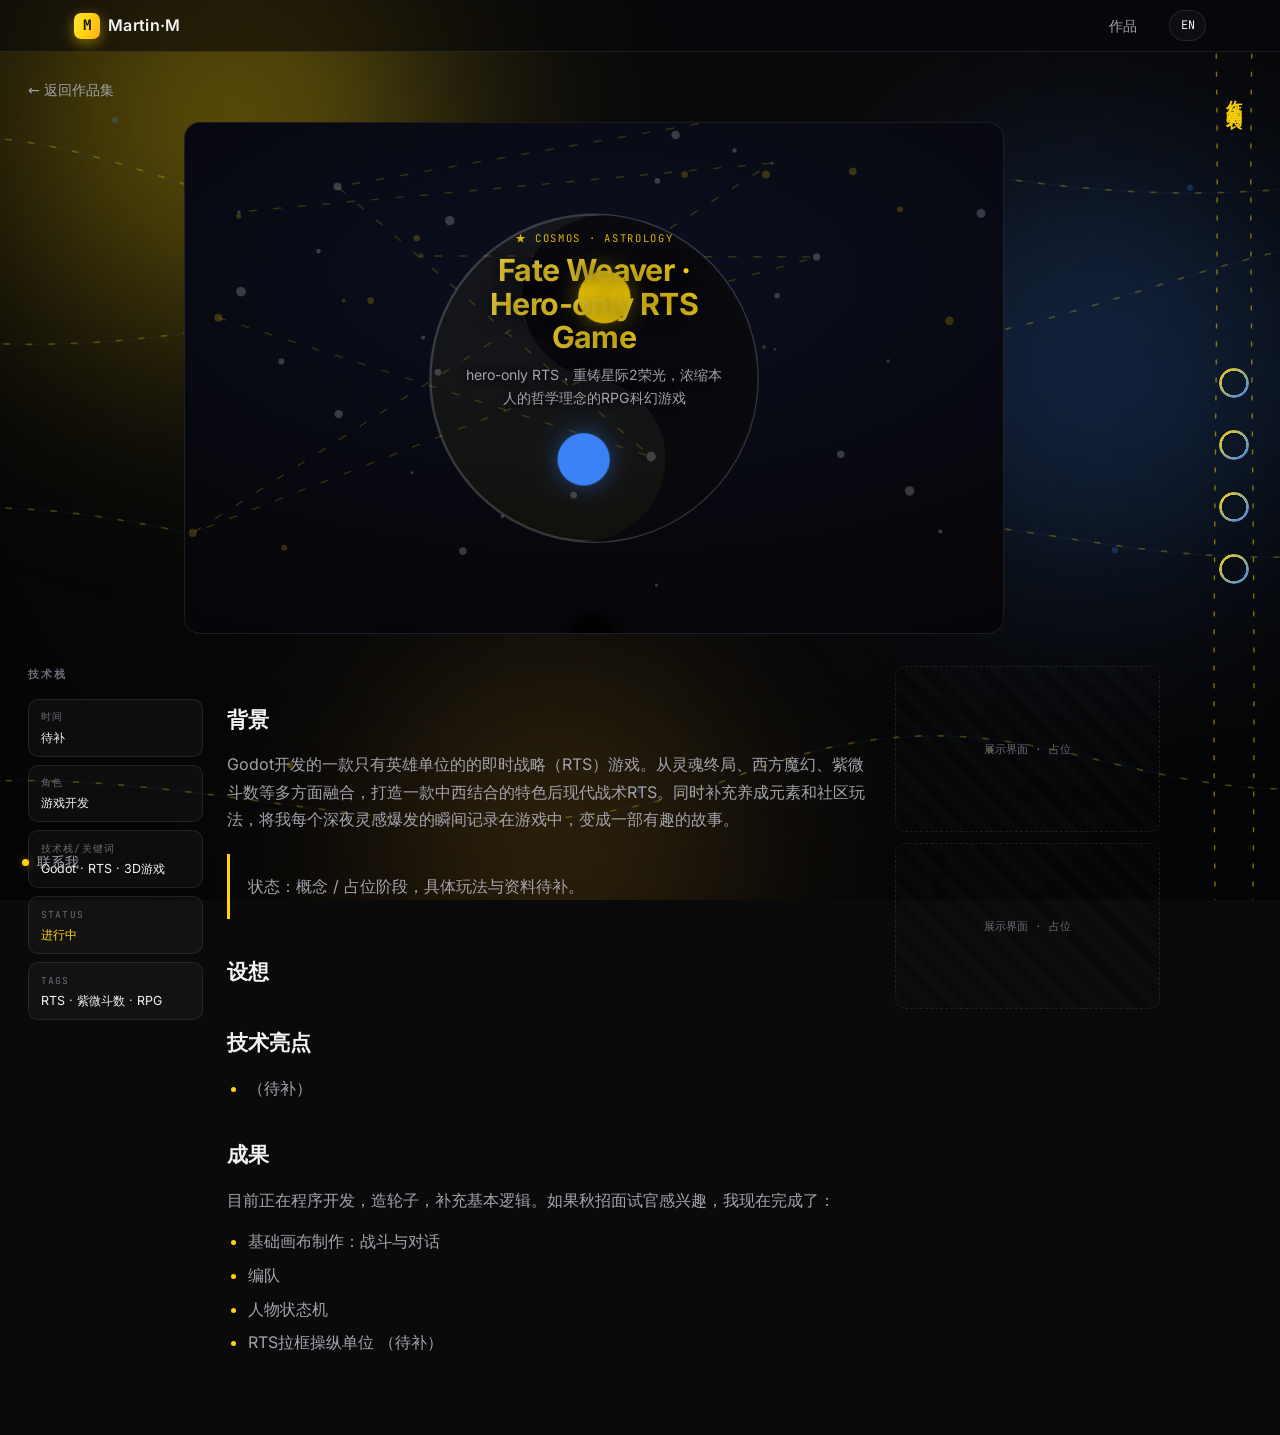
<file: works/fate-weaver/index.html>
<!DOCTYPE html><html lang="zh-CN" data-astro-cid-5hce7sga> <head><meta charset="UTF-8"><meta name="viewport" content="width=device-width, initial-scale=1.0"><meta name="generator" content="Astro v5.18.2"><meta name="description" content="hero-only RTS，重铸星际2荣光，浓缩本人的哲学理念的RPG科幻游戏"><meta name="theme-color" content="#0a0a0b"><link rel="icon" type="image/svg+xml" href="/favicon.svg"><!-- 字体自托管:见 public/fonts/;不依赖 Google Fonts,国内可正常加载 --><link rel="preload" href="/fonts/inter-latin-variable.woff2" as="font" type="font/woff2" crossorigin><title>Fate Weaver · Hero-only RTS Game · Martin·M</title><noscript><style>
        .reveal {
          opacity: 1 !important;
          transform: none !important;
        }
      </style></noscript><link rel="stylesheet" href="/_astro/index.BvzYGxZP.css">
<link rel="stylesheet" href="/_astro/_slug_.C5hibBE-.css">
<style>.work-dock[data-astro-cid-vfebusfv]{position:fixed;right:0;top:var(--headbar-h);bottom:0;width:var(--dock-w);z-index:20;pointer-events:auto;display:flex;flex-direction:column;justify-content:center;align-items:center;overflow:hidden;transition:width .42s cubic-bezier(.2,.7,.2,1)}.work-dock[data-astro-cid-vfebusfv].is-expandable:hover{width:clamp(320px,33vw,380px);align-items:flex-start}.dock-lines[data-astro-cid-vfebusfv]{position:absolute;inset:0;width:100%;height:100%;pointer-events:none}.dock-line[data-astro-cid-vfebusfv]{fill:none;stroke:#ffd60a80;stroke-width:1.4;stroke-dasharray:4 14;stroke-linecap:round;animation:dash-flow 14s linear infinite;vector-effect:non-scaling-stroke}.dock-title[data-astro-cid-vfebusfv]{position:absolute;top:2.2rem;left:50%;transform:translate(-50%);font-family:var(--font-mono);font-size:1rem;font-weight:600;letter-spacing:.22em;color:var(--accent);white-space:nowrap;z-index:2;transition:opacity .32s ease}.dock-title-v[data-astro-cid-vfebusfv]{writing-mode:vertical-rl;opacity:.95}.dock-title-h[data-astro-cid-vfebusfv]{writing-mode:horizontal-tb;opacity:0}.work-dock[data-astro-cid-vfebusfv].is-expandable:hover .dock-title-v[data-astro-cid-vfebusfv]{opacity:0}.work-dock[data-astro-cid-vfebusfv].is-expandable:hover .dock-title-h[data-astro-cid-vfebusfv]{opacity:.95}.dock-list[data-astro-cid-vfebusfv]{position:relative;z-index:1;list-style:none;margin:0;padding:1rem;display:flex;flex-direction:column;gap:2rem;align-items:center}.work-dock[data-astro-cid-vfebusfv].is-expandable:hover .dock-list[data-astro-cid-vfebusfv]{align-items:flex-start}.dock-list[data-astro-cid-vfebusfv] li[data-astro-cid-vfebusfv]{list-style:none}.dock-item[data-astro-cid-vfebusfv]{position:relative;display:flex;align-items:center;text-decoration:none}.node[data-astro-cid-vfebusfv]{position:relative;z-index:1;width:30px;height:30px;border-radius:50%;background:var(--yb-grad);-webkit-mask:radial-gradient(circle at center,transparent 0 57%,#000 58%);mask:radial-gradient(circle at center,transparent 0 57%,#000 58%);box-shadow:0 0 14px var(--accent-glow);flex-shrink:0;transition:transform .25s ease,box-shadow .25s ease}.node-label[data-astro-cid-vfebusfv]{position:absolute;left:calc(100% + .7rem);top:50%;transform:translateY(-50%);font-size:1rem;font-weight:600;white-space:nowrap;background:var(--yb-grad);-webkit-background-clip:text;background-clip:text;color:transparent;opacity:0;pointer-events:none;transition:opacity .3s ease,transform .25s ease}.work-dock[data-astro-cid-vfebusfv].is-expandable:hover .node-label[data-astro-cid-vfebusfv]{opacity:1;pointer-events:auto}.dock-item[data-astro-cid-vfebusfv]:hover .node-label[data-astro-cid-vfebusfv]{transform:translateY(-50%) scale(1.08)}.dock-item[data-astro-cid-vfebusfv]:hover .node[data-astro-cid-vfebusfv]{transform:scale(1.16);box-shadow:0 0 20px var(--accent-glow)}@media(max-width:820px){.work-dock[data-astro-cid-vfebusfv]{display:none}}
</style></head> <body data-astro-cid-5hce7sga> <!-- 流动背景：极光 + 数据流 --> <div class="bg" aria-hidden="true" data-astro-cid-5hce7sga> <div class="aurora aurora--1" data-astro-cid-5hce7sga></div> <div class="aurora aurora--2" data-astro-cid-5hce7sga></div> <div class="aurora aurora--3" data-astro-cid-5hce7sga></div> </div> <svg class="datastreams" viewBox="0 0 1200 720" preserveAspectRatio="xMidYMid slice" aria-hidden="true" data-astro-cid-rknszual> <path class="stream-base" d="M-50,120 C 200,60 320,260 560,160 S 900,220 1300,120" data-astro-cid-rknszual></path><path class="stream-base" d="M-50,420 C 220,360 360,520 620,440 S 980,500 1300,420" data-astro-cid-rknszual></path><path class="stream-base" d="M-50,640 C 240,580 420,720 680,620 S 1000,700 1300,600" data-astro-cid-rknszual></path><path class="stream-base" d="M1300,200 C 1080,140 900,340 640,260 S 280,320 -50,260" data-astro-cid-rknszual></path> <path class="stream-flow" d="M-50,120 C 200,60 320,260 560,160 S 900,220 1300,120" data-astro-cid-rknszual></path><path class="stream-flow" d="M-50,420 C 220,360 360,520 620,440 S 980,500 1300,420" data-astro-cid-rknszual></path><path class="stream-flow" d="M-50,640 C 240,580 420,720 680,620 S 1000,700 1300,600" data-astro-cid-rknszual></path><path class="stream-flow" d="M1300,200 C 1080,140 900,340 640,260 S 280,320 -50,260" data-astro-cid-rknszual></path> <circle class="ds-node" cx="180" cy="96" r="2.5" data-astro-cid-rknszual></circle><circle class="ds-node" cx="380" cy="196" r="2.5" data-astro-cid-rknszual></circle><circle class="ds-node" cx="600" cy="150" r="2.5" data-astro-cid-rknszual></circle><circle class="ds-node" cx="820" cy="210" r="2.5" data-astro-cid-rknszual></circle><circle class="ds-node" cx="1040" cy="150" r="2.5" data-astro-cid-rknszual></circle><circle class="ds-node" cx="260" cy="392" r="2.5" data-astro-cid-rknszual></circle><circle class="ds-node" cx="520" cy="432" r="2.5" data-astro-cid-rknszual></circle><circle class="ds-node" cx="760" cy="388" r="2.5" data-astro-cid-rknszual></circle><circle class="ds-node" cx="980" cy="440" r="2.5" data-astro-cid-rknszual></circle><circle class="ds-node" cx="320" cy="612" r="2.5" data-astro-cid-rknszual></circle><circle class="ds-node" cx="600" cy="632" r="2.5" data-astro-cid-rknszual></circle><circle class="ds-node" cx="880" cy="600" r="2.5" data-astro-cid-rknszual></circle> </svg>  <!-- 锁定顶部的 HeadBar --> <header class="headbar" data-astro-cid-zgqbbidy> <div class="headbar-inner" data-astro-cid-zgqbbidy> <a class="brand" href="/" data-astro-cid-zgqbbidy> <span class="brand-mark" data-astro-cid-zgqbbidy>M</span> <span class="brand-name" data-astro-cid-zgqbbidy>Martin·M</span> </a> <nav class="head-nav" data-astro-cid-zgqbbidy> <a href="/#works" data-astro-cid-zgqbbidy>作品</a> <!-- 以后可在此扩展更多入口 --> </nav> <a class="lang-switch" href="/en/works/fate-weaver/" hreflang="en" data-astro-cid-zgqbbidy> EN </a> </div> </header>  <!-- 左下：联系我们 --> <aside class="contact-corner" aria-label="联系我" data-astro-cid-gcv5hsfa> <button class="contact-head" type="button" aria-expanded="false" data-contact-toggle data-astro-cid-gcv5hsfa> <span class="pulse-dot" aria-hidden="true" data-astro-cid-gcv5hsfa></span> <span class="contact-label" data-astro-cid-gcv5hsfa>联系我</span> </button> <div class="contact-panel" aria-hidden="true" data-astro-cid-gcv5hsfa> <button class="contact-close" type="button" aria-label="关闭" data-contact-close data-astro-cid-gcv5hsfa> <svg viewBox="0 0 24 24" width="14" height="14" aria-hidden="true" data-astro-cid-gcv5hsfa> <path d="M6 6l12 12M18 6L6 18" fill="none" stroke="currentColor" stroke-width="2" stroke-linecap="round" data-astro-cid-gcv5hsfa></path> </svg> </button> <div class="contact-item" data-astro-cid-gcv5hsfa> <span class="ci-name" data-astro-cid-gcv5hsfa>GitHub</span> <div class="ci-row" data-astro-cid-gcv5hsfa> <a class="ci-link" href="https://github.com/ShermonMa" target="_blank" rel="noopener" data-astro-cid-gcv5hsfa> https://github.com/ShermonMa </a> <button class="ci-copy" type="button" data-copy="https://github.com/ShermonMa" aria-label="复制" data-astro-cid-gcv5hsfa> <span class="ci-copy-text" data-astro-cid-gcv5hsfa>复制</span> </button> </div> </div><div class="contact-item" data-astro-cid-gcv5hsfa> <span class="ci-name" data-astro-cid-gcv5hsfa>Email</span> <div class="ci-row" data-astro-cid-gcv5hsfa> <a class="ci-link" href="mailto:xinming_ma_cs@163.com" data-astro-cid-gcv5hsfa> xinming_ma_cs@163.com </a> <button class="ci-copy" type="button" data-copy="xinming_ma_cs@163.com" aria-label="复制" data-astro-cid-gcv5hsfa> <span class="ci-copy-text" data-astro-cid-gcv5hsfa>复制</span> </button> </div> </div> </div> </aside>  <script type="module">const e=document.querySelector(".contact-corner");if(e){const o=e.querySelector("[data-contact-toggle]"),r=e.querySelector("[data-contact-close]"),s=e.querySelector(".contact-panel"),a=t=>{e.classList.toggle("open",t),o?.setAttribute("aria-expanded",t?"true":"false"),s?.setAttribute("aria-hidden",t?"false":"true")};o?.addEventListener("click",()=>a(!e.classList.contains("open"))),r?.addEventListener("click",()=>a(!1)),e.querySelectorAll("[data-copy]").forEach(t=>{const c=t.querySelector(".ci-copy-text");t.addEventListener("click",async n=>{n.preventDefault(),n.stopPropagation();const i=t.getAttribute("data-copy")||"";try{await navigator.clipboard.writeText(i)}catch{}const l=c?.textContent||"";t.classList.add("copied"),c&&(c.textContent="✓"),window.setTimeout(()=>{t.classList.remove("copied"),c&&(c.textContent=l)},1200)})})}</script> <!-- 页面内容（全宽，各页面自管排版） --> <main data-astro-cid-5hce7sga>  <article class="work" data-astro-cid-v2xlyr7k> <nav class="work-dock" aria-label="作品节点" data-astro-cid-vfebusfv> <!-- 两根与主页同款的黄色数据流 --> <svg class="dock-lines" viewBox="0 0 100 100" preserveAspectRatio="none" aria-hidden="true" data-astro-cid-vfebusfv> <path class="dock-line" d="M30,-4 C36,28 24,58 30,104" data-astro-cid-vfebusfv></path> <path class="dock-line" d="M70,-4 C64,28 76,58 70,104" style="animation-delay:3s" data-astro-cid-vfebusfv></path> </svg> <!-- 标题：两线中间；默认纵向，展开后横向（仅 expandable 时交叉淡入） --> <span class="dock-title dock-title-v" data-astro-cid-vfebusfv>作品集列表</span> <span class="dock-title dock-title-h" data-astro-cid-vfebusfv>作品集列表</span> <ul class="dock-list" data-astro-cid-vfebusfv> <li data-astro-cid-vfebusfv> <a class="dock-item" href="/works/mqam/" title="MQ-Match* · 子图匹配算法" data-astro-cid-vfebusfv> <span class="node" data-astro-cid-vfebusfv></span> <span class="node-label" data-astro-cid-vfebusfv>MQ-Match* · 子图匹配算法</span> </a> </li><li data-astro-cid-vfebusfv> <a class="dock-item" href="/works/otterscout/" title="OtterScout·每日话题追踪 Agent" data-astro-cid-vfebusfv> <span class="node" data-astro-cid-vfebusfv></span> <span class="node-label" data-astro-cid-vfebusfv>OtterScout·每日话题追踪 Agent</span> </a> </li><li data-astro-cid-vfebusfv> <a class="dock-item" href="/works/sesame-sauce/" title="SesameSauce · 视频网站" data-astro-cid-vfebusfv> <span class="node" data-astro-cid-vfebusfv></span> <span class="node-label" data-astro-cid-vfebusfv>SesameSauce · 视频网站</span> </a> </li><li data-astro-cid-vfebusfv> <a class="dock-item" href="/works/fate-weaver/" title="Fate Weaver · Hero-only RTS Game" data-astro-cid-vfebusfv> <span class="node" data-astro-cid-vfebusfv></span> <span class="node-label" data-astro-cid-vfebusfv>Fate Weaver · Hero-only RTS Game</span> </a> </li> </ul> </nav>  <script type="module">const e=document.querySelector(".work-dock.is-expandable");e&&(e.addEventListener("mouseenter",()=>document.body.classList.add("dock-open")),e.addEventListener("mouseleave",()=>document.body.classList.remove("dock-open")));</script> <a href="/" class="back reveal" data-astro-cid-v2xlyr7k>← 返回作品集</a> <!-- 主题化视觉 --> <div class="theme-cosmos" data-astro-cid-db7qc6ps> <svg class="cosmos-svg" viewBox="0 0 100 100" preserveAspectRatio="xMidYMid slice" aria-hidden="true" data-astro-cid-db7qc6ps> <!-- 星点 --> <circle class="star" cx="88.59" cy="63.77" r="0.58" fill="#fff" style="animation-delay:3.08s" data-astro-cid-db7qc6ps></circle><circle class="star" cx="72.1" cy="46.48" r="0.17" fill="var(--accent)" style="animation-delay:2.81s" data-astro-cid-db7qc6ps></circle><circle class="star" cx="71.03" cy="25.08" r="0.48" fill="var(--accent)" style="animation-delay:3.79s" data-astro-cid-db7qc6ps></circle><circle class="star" cx="89.37" cy="14.25" r="0.21" fill="var(--accent)" style="animation-delay:2.62s" data-astro-cid-db7qc6ps></circle><circle class="star" cx="16.32" cy="34.45" r="0.29" fill="#fff" style="animation-delay:1.98s" data-astro-cid-db7qc6ps></circle><circle class="star" cx="4.06" cy="42.6" r="0.49" fill="var(--accent)" style="animation-delay:1.73s" data-astro-cid-db7qc6ps></circle><circle class="star" cx="12.14" cy="70.71" r="0.36" fill="var(--accent)" style="animation-delay:0.71s" data-astro-cid-db7qc6ps></circle><circle class="star" cx="18.64" cy="26.57" r="0.49" fill="#fff" style="animation-delay:1.14s" data-astro-cid-db7qc6ps></circle><circle class="star" cx="97.97" cy="14.44" r="0.45" fill="#fff" style="animation-delay:3.78s" data-astro-cid-db7qc6ps></circle><circle class="star" cx="65.23" cy="5.65" r="0.18" fill="var(--accent)" style="animation-delay:1.67s" data-astro-cid-db7qc6ps></circle><circle class="star" cx="87.4" cy="29.35" r="0.37" fill="var(--accent)" style="animation-delay:0.62s" data-astro-cid-db7qc6ps></circle><circle class="star" cx="61.09" cy="25.09" r="0.39" fill="var(--accent)" style="animation-delay:2.25s" data-astro-cid-db7qc6ps></circle><circle class="star" cx="56.98" cy="59.58" r="0.59" fill="#fff" style="animation-delay:1.85s" data-astro-cid-db7qc6ps></circle><circle class="star" cx="30.93" cy="49.27" r="0.41" fill="#fff" style="animation-delay:0.76s" data-astro-cid-db7qc6ps></circle><circle class="star" cx="1.76" cy="3.07" r="0.36" fill="#fff" style="animation-delay:1.5s" data-astro-cid-db7qc6ps></circle><circle class="star" cx="95.72" cy="5" r="0.29" fill="#fff" style="animation-delay:1.58s" data-astro-cid-db7qc6ps></circle><circle class="star" cx="57.55" cy="14.85" r="0.2" fill="var(--accent)" style="animation-delay:1.89s" data-astro-cid-db7qc6ps></circle><circle class="star" cx="28.31" cy="32.87" r="0.39" fill="var(--accent)" style="animation-delay:1.85s" data-astro-cid-db7qc6ps></circle><circle class="star" cx="89.78" cy="4.4" r="0.22" fill="#fff" style="animation-delay:1.18s" data-astro-cid-db7qc6ps></circle><circle class="star" cx="75.61" cy="10.58" r="0.22" fill="var(--accent)" style="animation-delay:0.34s" data-astro-cid-db7qc6ps></circle><circle class="star" cx="49.07" cy="42.98" r="0.51" fill="#fff" style="animation-delay:3.63s" data-astro-cid-db7qc6ps></circle><circle class="star" cx="47.51" cy="64.29" r="0.4" fill="#fff" style="animation-delay:1s" data-astro-cid-db7qc6ps></circle><circle class="star" cx="93.45" cy="42.97" r="0.52" fill="var(--accent)" style="animation-delay:0.45s" data-astro-cid-db7qc6ps></circle><circle class="star" cx="72.38" cy="39.92" r="0.33" fill="#fff" style="animation-delay:3.19s" data-astro-cid-db7qc6ps></circle><circle class="star" cx="77.22" cy="35.17" r="0.44" fill="#fff" style="animation-delay:1.37s" data-astro-cid-db7qc6ps></circle><circle class="star" cx="19.38" cy="40.5" r="0.23" fill="var(--accent)" style="animation-delay:2.55s" data-astro-cid-db7qc6ps></circle><circle class="star" cx="6.57" cy="30.17" r="0.32" fill="var(--accent)" style="animation-delay:0.84s" data-astro-cid-db7qc6ps></circle><circle class="star" cx="87.26" cy="1.53" r="0.36" fill="var(--accent)" style="animation-delay:2.61s" data-astro-cid-db7qc6ps></circle><circle class="star" cx="61.75" cy="9.7" r="0.28" fill="var(--accent)" style="animation-delay:2.98s" data-astro-cid-db7qc6ps></circle><circle class="star" cx="59.97" cy="20.25" r="0.52" fill="#fff" style="animation-delay:0.93s" data-astro-cid-db7qc6ps></circle><circle class="star" cx="85.95" cy="47.88" r="0.2" fill="#fff" style="animation-delay:1.07s" data-astro-cid-db7qc6ps></circle><circle class="star" cx="28.88" cy="35.04" r="0.28" fill="var(--accent)" style="animation-delay:2.06s" data-astro-cid-db7qc6ps></circle><circle class="star" cx="40.92" cy="16.64" r="0.51" fill="var(--accent)" style="animation-delay:3.79s" data-astro-cid-db7qc6ps></circle><circle class="star" cx="81.64" cy="24.71" r="0.46" fill="var(--accent)" style="animation-delay:1.07s" data-astro-cid-db7qc6ps></circle><circle class="star" cx="29.12" cy="45.03" r="0.25" fill="#fff" style="animation-delay:0.14s" data-astro-cid-db7qc6ps></circle><circle class="star" cx="57.75" cy="25.86" r="0.35" fill="#fff" style="animation-delay:1.75s" data-astro-cid-db7qc6ps></circle><circle class="star" cx="82.65" cy="16.53" r="0.26" fill="#fff" style="animation-delay:2.95s" data-astro-cid-db7qc6ps></circle><circle class="star" cx="70.79" cy="46.18" r="0.23" fill="var(--accent)" style="animation-delay:1.54s" data-astro-cid-db7qc6ps></circle><circle class="star" cx="18.79" cy="54.39" r="0.51" fill="#fff" style="animation-delay:3.15s" data-astro-cid-db7qc6ps></circle><circle class="star" cx="97.31" cy="29.84" r="0.55" fill="#fff" style="animation-delay:3.05s" data-astro-cid-db7qc6ps></circle><circle class="star" cx="62.23" cy="44.98" r="0.26" fill="var(--accent)" style="animation-delay:2.59s" data-astro-cid-db7qc6ps></circle><circle class="star" cx="32.37" cy="30.74" r="0.58" fill="#fff" style="animation-delay:0.31s" data-astro-cid-db7qc6ps></circle><circle class="star" cx="33.97" cy="71.13" r="0.47" fill="#fff" style="animation-delay:1.69s" data-astro-cid-db7qc6ps></circle><circle class="star" cx="11.78" cy="47.94" r="0.37" fill="#fff" style="animation-delay:3.64s" data-astro-cid-db7qc6ps></circle><circle class="star" cx="6.84" cy="39.41" r="0.6" fill="#fff" style="animation-delay:1.57s" data-astro-cid-db7qc6ps></circle><circle class="star" cx="0.95" cy="68.91" r="0.5" fill="var(--accent)" style="animation-delay:3.21s" data-astro-cid-db7qc6ps></circle><circle class="star" cx="27.76" cy="61.54" r="0.16" fill="#fff" style="animation-delay:1.01s" data-astro-cid-db7qc6ps></circle><circle class="star" cx="50.52" cy="8.9" r="0.15" fill="#fff" style="animation-delay:3.28s" data-astro-cid-db7qc6ps></circle><circle class="star" cx="6.59" cy="29.67" r="0.22" fill="#fff" style="animation-delay:3.95s" data-astro-cid-db7qc6ps></circle><circle class="star" cx="18.5" cy="14.3" r="0.56" fill="#fff" style="animation-delay:3.04s" data-astro-cid-db7qc6ps></circle><circle class="star" cx="71.75" cy="23.71" r="0.18" fill="#fff" style="animation-delay:1.75s" data-astro-cid-db7qc6ps></circle><circle class="star" cx="59.22" cy="37.92" r="0.59" fill="#fff" style="animation-delay:0.23s" data-astro-cid-db7qc6ps></circle><circle class="star" cx="92.35" cy="68.72" r="0.26" fill="#fff" style="animation-delay:2.06s" data-astro-cid-db7qc6ps></circle><circle class="star" cx="78.85" cy="12.34" r="0.27" fill="#fff" style="animation-delay:1.32s" data-astro-cid-db7qc6ps></circle><circle class="star" cx="67.18" cy="22.16" r="0.27" fill="#fff" style="animation-delay:0.39s" data-astro-cid-db7qc6ps></circle><circle class="star" cx="57.64" cy="75.28" r="0.2" fill="#fff" style="animation-delay:2.4s" data-astro-cid-db7qc6ps></circle><circle class="star" cx="80.17" cy="59.29" r="0.46" fill="#fff" style="animation-delay:2.32s" data-astro-cid-db7qc6ps></circle><circle class="star" cx="38.79" cy="66.88" r="0.22" fill="#fff" style="animation-delay:0.76s" data-astro-cid-db7qc6ps></circle><circle class="star" cx="22.69" cy="40.5" r="0.41" fill="var(--accent)" style="animation-delay:0.4s" data-astro-cid-db7qc6ps></circle><circle class="star" cx="84.03" cy="15.06" r="0.34" fill="var(--accent)" style="animation-delay:1.1s" data-astro-cid-db7qc6ps></circle> <!-- 占星连线 --> <polyline class="constellation" points="89.37,14.25 18.64,26.57 56.98,59.58 4.06,42.6" style="animation-delay:0s" data-astro-cid-db7qc6ps></polyline><polyline class="constellation" points="49.07,42.98 77.22,35.17 28.88,35.04" style="animation-delay:0.8s" data-astro-cid-db7qc6ps></polyline><polyline class="constellation" points="62.23,44.98 0.95,68.91 71.75,23.71 6.59,29.67" style="animation-delay:1.6s" data-astro-cid-db7qc6ps></polyline> <!-- 太极（阴阳）缓慢旋转 --> <g class="taiji" data-astro-cid-db7qc6ps> <circle cx="50" cy="50" r="20" class="tj-outer" data-astro-cid-db7qc6ps></circle> <path class="tj-dark" d="M50,30 A20,20 0 0,1 50,70 A10,10 0 0,0 50,50 A10,10 0 0,1 50,30 Z" data-astro-cid-db7qc6ps></path> <circle cx="50" cy="40" r="3.2" class="tj-eye-yang" data-astro-cid-db7qc6ps></circle> <circle cx="50" cy="60" r="3.2" class="tj-eye-yin" data-astro-cid-db7qc6ps></circle> <animateTransform attributeName="transform" type="rotate" from="0 50 50" to="360 50 50" dur="80s" repeatCount="indefinite" data-astro-cid-db7qc6ps></animateTransform> </g> <!-- 底部人类背影剪影（纯黑、边缘虚化） --> <g class="figures" data-astro-cid-db7qc6ps> <g class="figure" transform="translate(26,92) scale(0.95)" data-astro-cid-db7qc6ps> <circle cx="0" cy="-9" r="2.4" data-astro-cid-db7qc6ps></circle> <path d="M-4.6,-6 Q-5.8,-1 -5.4,9 L5.4,9 Q5.8,-1 4.6,-6 Q0,-8 -4.6,-6 Z" data-astro-cid-db7qc6ps></path> </g><g class="figure" transform="translate(50,92) scale(1.15)" data-astro-cid-db7qc6ps> <circle cx="0" cy="-9" r="2.4" data-astro-cid-db7qc6ps></circle> <path d="M-4.6,-6 Q-5.8,-1 -5.4,9 L5.4,9 Q5.8,-1 4.6,-6 Q0,-8 -4.6,-6 Z" data-astro-cid-db7qc6ps></path> </g><g class="figure" transform="translate(74,92) scale(0.85)" data-astro-cid-db7qc6ps> <circle cx="0" cy="-9" r="2.4" data-astro-cid-db7qc6ps></circle> <path d="M-4.6,-6 Q-5.8,-1 -5.4,9 L5.4,9 Q5.8,-1 4.6,-6 Q0,-8 -4.6,-6 Z" data-astro-cid-db7qc6ps></path> </g> </g> </svg> <div class="cosmos-center reveal" data-astro-cid-db7qc6ps> <span class="kicker" data-astro-cid-db7qc6ps>★ cosmos · astrology</span> <h2 class="grad" data-astro-cid-db7qc6ps>Fate Weaver · Hero-only RTS Game</h2> <p class="tagline" data-astro-cid-db7qc6ps>hero-only RTS，重铸星际2荣光，浓缩本人的哲学理念的RPG科幻游戏</p> </div> </div>  <!-- 三栏：左 meta（小）/ 中 文档（最大）/ 右 展示图（中，点击放大） --> <div class="work-grid" data-astro-cid-v2xlyr7k> <aside class="col-left reveal" data-astro-cid-v2xlyr7k> <h3 class="side-title" data-astro-cid-v2xlyr7k>技术栈</h3> <div class="meta-list" data-astro-cid-v2xlyr7k> <div class="data-card" data-astro-cid-v2xlyr7k> <span class="dc-k" data-astro-cid-v2xlyr7k>时间</span> <span class="dc-v" data-astro-cid-v2xlyr7k>待补</span> </div> <div class="data-card" data-astro-cid-v2xlyr7k> <span class="dc-k" data-astro-cid-v2xlyr7k>角色</span> <span class="dc-v" data-astro-cid-v2xlyr7k>游戏开发</span> </div> <div class="data-card" data-astro-cid-v2xlyr7k> <span class="dc-k" data-astro-cid-v2xlyr7k>技术栈/关键词</span> <span class="dc-v" data-astro-cid-v2xlyr7k>Godot · RTS · 3D游戏</span> </div> <div class="data-card" data-astro-cid-v2xlyr7k> <span class="dc-k" data-astro-cid-v2xlyr7k>status</span> <span class="dc-v" data-status="ongoing" data-astro-cid-v2xlyr7k>进行中</span> </div> <div class="data-card" data-astro-cid-v2xlyr7k> <span class="dc-k" data-astro-cid-v2xlyr7k>tags</span> <span class="dc-v" data-astro-cid-v2xlyr7k>RTS · 紫微斗数 · RPG</span> </div> </div>  </aside> <section class="col-center prose reveal" data-astro-cid-v2xlyr7k> <!-- 占位作品：星空 + 太极的「宇宙与占星大一统」主题页已就绪，资料待补。 -->
<h2 id="背景">背景</h2>
<p>Godot开发的一款只有英雄单位的的即时战略（RTS）游戏。从灵魂终局、西方魔幻、紫微斗数等多方面融合，打造一款中西结合的特色后现代战术RTS。同时补充养成元素和社区玩法，将我每个深夜灵感爆发的瞬间记录在游戏中，变成一部有趣的故事。</p>
<blockquote>
<p>状态：概念 / 占位阶段，具体玩法与资料待补。</p>
</blockquote>
<h2 id="设想">设想</h2>
<h2 id="技术亮点">技术亮点</h2>
<ul>
<li>（待补）</li>
</ul>
<h2 id="成果">成果</h2>
<p>目前正在程序开发，造轮子，补充基本逻辑。如果秋招面试官感兴趣，我现在完成了：</p>
<ul>
<li>基础画布制作：战斗与对话</li>
<li>编队</li>
<li>人物状态机</li>
<li>RTS拉框操纵单位
（待补）</li>
</ul> </section> <aside class="col-right reveal" data-astro-cid-v2xlyr7k>  <figure class="shot placeholder" data-astro-cid-v2xlyr7k><span class="ph-text" data-astro-cid-v2xlyr7k>展示界面 · 占位</span></figure> <figure class="shot placeholder" data-astro-cid-v2xlyr7k><span class="ph-text" data-astro-cid-v2xlyr7k>展示界面 · 占位</span></figure>  </aside> </div> </article> <!-- 图片放大灯箱 --> <div class="lightbox" id="lb" hidden data-astro-cid-v2xlyr7k> <img id="lb-img" alt="" data-astro-cid-v2xlyr7k> </div>  <script type="module">const e=document.getElementById("lb"),t=document.getElementById("lb-img");if(e&&t){document.querySelectorAll("[data-zoom]").forEach(d=>{d.addEventListener("click",()=>{t.src=d.src,e.hidden=!1,document.body.style.overflow="hidden"})});const n=()=>{e.hidden=!0,t.src="",document.body.style.overflow=""};e.addEventListener("click",n),document.addEventListener("keydown",d=>{d.key==="Escape"&&!e.hidden&&n()})}</script>  </main> <script type="module">const i=document.querySelectorAll(".reveal");if(i.length&&"IntersectionObserver"in window){const s=new IntersectionObserver(t=>{for(const e of t)e.isIntersecting&&(e.target.classList.add("is-visible"),s.unobserve(e.target))},{threshold:0,rootMargin:"0px 0px 10% 0px"});i.forEach((t,e)=>{t.style.transitionDelay=`${Math.min(e*70,280)}ms`,s.observe(t)})}else i.forEach(s=>s.classList.add("is-visible"));</script> </body> </html>
</file>
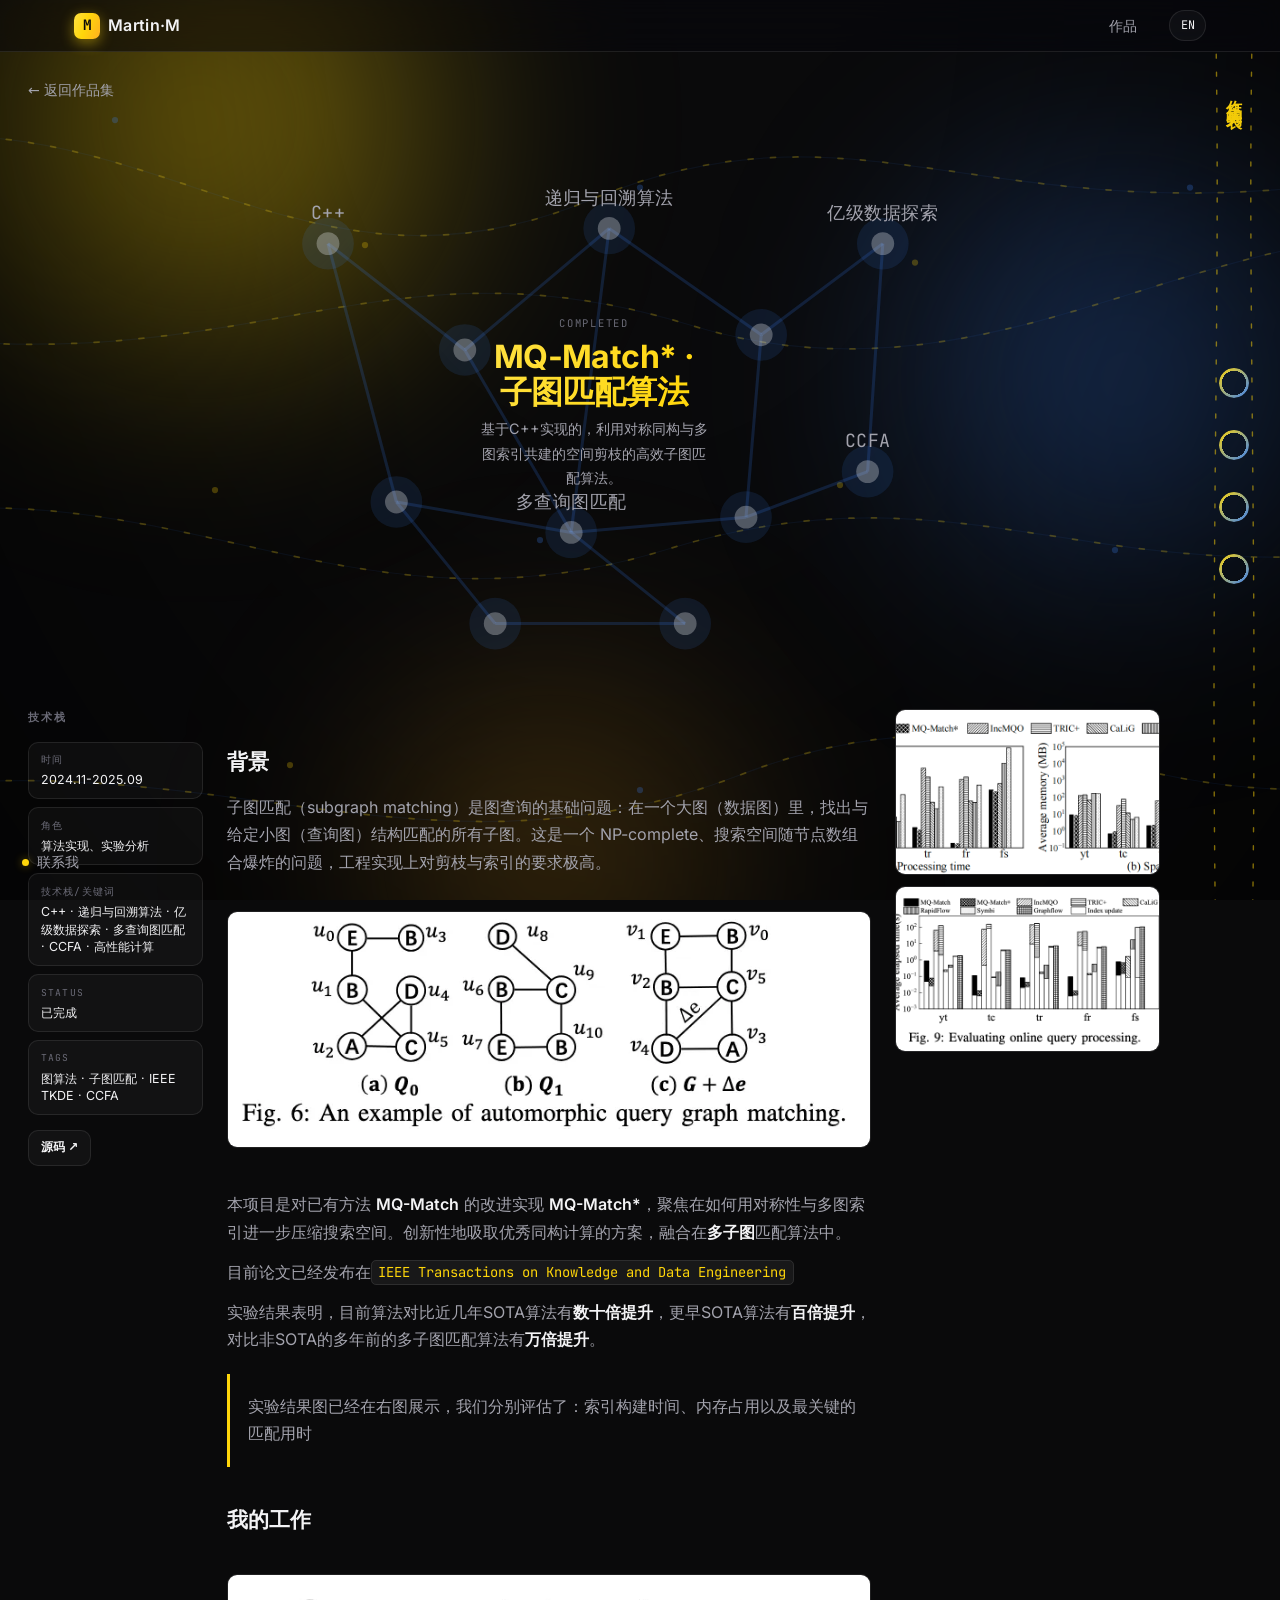
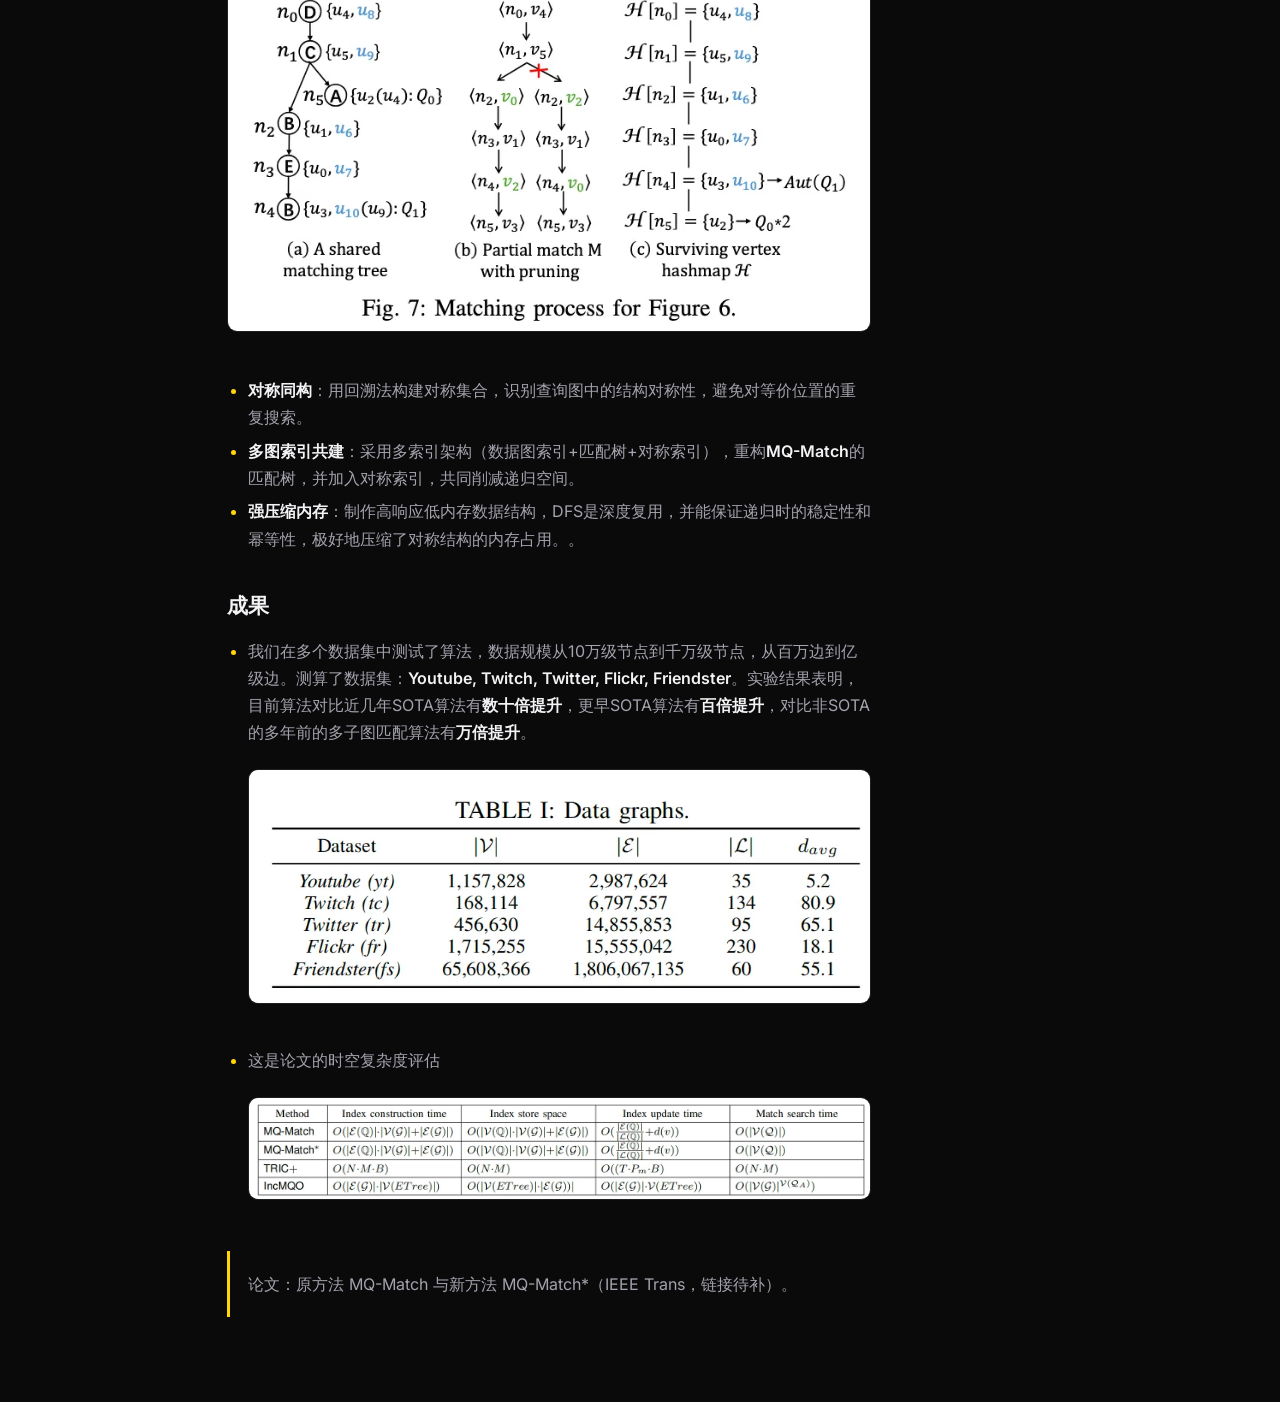
<file: works/mqam/index.html>
<!DOCTYPE html><html lang="zh-CN" data-astro-cid-5hce7sga> <head><meta charset="UTF-8"><meta name="viewport" content="width=device-width, initial-scale=1.0"><meta name="generator" content="Astro v5.18.2"><meta name="description" content="基于C++实现的，利用对称同构与多图索引共建的空间剪枝的高效子图匹配算法。"><meta name="theme-color" content="#0a0a0b"><link rel="icon" type="image/svg+xml" href="/favicon.svg"><!-- 字体自托管:见 public/fonts/;不依赖 Google Fonts,国内可正常加载 --><link rel="preload" href="/fonts/inter-latin-variable.woff2" as="font" type="font/woff2" crossorigin><title>MQ-Match* · 子图匹配算法 · Martin·M</title><noscript><style>
        .reveal {
          opacity: 1 !important;
          transform: none !important;
        }
      </style></noscript><link rel="stylesheet" href="/_astro/index.BvzYGxZP.css">
<link rel="stylesheet" href="/_astro/_slug_.C5hibBE-.css">
<style>.work-dock[data-astro-cid-vfebusfv]{position:fixed;right:0;top:var(--headbar-h);bottom:0;width:var(--dock-w);z-index:20;pointer-events:auto;display:flex;flex-direction:column;justify-content:center;align-items:center;overflow:hidden;transition:width .42s cubic-bezier(.2,.7,.2,1)}.work-dock[data-astro-cid-vfebusfv].is-expandable:hover{width:clamp(320px,33vw,380px);align-items:flex-start}.dock-lines[data-astro-cid-vfebusfv]{position:absolute;inset:0;width:100%;height:100%;pointer-events:none}.dock-line[data-astro-cid-vfebusfv]{fill:none;stroke:#ffd60a80;stroke-width:1.4;stroke-dasharray:4 14;stroke-linecap:round;animation:dash-flow 14s linear infinite;vector-effect:non-scaling-stroke}.dock-title[data-astro-cid-vfebusfv]{position:absolute;top:2.2rem;left:50%;transform:translate(-50%);font-family:var(--font-mono);font-size:1rem;font-weight:600;letter-spacing:.22em;color:var(--accent);white-space:nowrap;z-index:2;transition:opacity .32s ease}.dock-title-v[data-astro-cid-vfebusfv]{writing-mode:vertical-rl;opacity:.95}.dock-title-h[data-astro-cid-vfebusfv]{writing-mode:horizontal-tb;opacity:0}.work-dock[data-astro-cid-vfebusfv].is-expandable:hover .dock-title-v[data-astro-cid-vfebusfv]{opacity:0}.work-dock[data-astro-cid-vfebusfv].is-expandable:hover .dock-title-h[data-astro-cid-vfebusfv]{opacity:.95}.dock-list[data-astro-cid-vfebusfv]{position:relative;z-index:1;list-style:none;margin:0;padding:1rem;display:flex;flex-direction:column;gap:2rem;align-items:center}.work-dock[data-astro-cid-vfebusfv].is-expandable:hover .dock-list[data-astro-cid-vfebusfv]{align-items:flex-start}.dock-list[data-astro-cid-vfebusfv] li[data-astro-cid-vfebusfv]{list-style:none}.dock-item[data-astro-cid-vfebusfv]{position:relative;display:flex;align-items:center;text-decoration:none}.node[data-astro-cid-vfebusfv]{position:relative;z-index:1;width:30px;height:30px;border-radius:50%;background:var(--yb-grad);-webkit-mask:radial-gradient(circle at center,transparent 0 57%,#000 58%);mask:radial-gradient(circle at center,transparent 0 57%,#000 58%);box-shadow:0 0 14px var(--accent-glow);flex-shrink:0;transition:transform .25s ease,box-shadow .25s ease}.node-label[data-astro-cid-vfebusfv]{position:absolute;left:calc(100% + .7rem);top:50%;transform:translateY(-50%);font-size:1rem;font-weight:600;white-space:nowrap;background:var(--yb-grad);-webkit-background-clip:text;background-clip:text;color:transparent;opacity:0;pointer-events:none;transition:opacity .3s ease,transform .25s ease}.work-dock[data-astro-cid-vfebusfv].is-expandable:hover .node-label[data-astro-cid-vfebusfv]{opacity:1;pointer-events:auto}.dock-item[data-astro-cid-vfebusfv]:hover .node-label[data-astro-cid-vfebusfv]{transform:translateY(-50%) scale(1.08)}.dock-item[data-astro-cid-vfebusfv]:hover .node[data-astro-cid-vfebusfv]{transform:scale(1.16);box-shadow:0 0 20px var(--accent-glow)}@media(max-width:820px){.work-dock[data-astro-cid-vfebusfv]{display:none}}
</style></head> <body data-astro-cid-5hce7sga> <!-- 流动背景：极光 + 数据流 --> <div class="bg" aria-hidden="true" data-astro-cid-5hce7sga> <div class="aurora aurora--1" data-astro-cid-5hce7sga></div> <div class="aurora aurora--2" data-astro-cid-5hce7sga></div> <div class="aurora aurora--3" data-astro-cid-5hce7sga></div> </div> <svg class="datastreams" viewBox="0 0 1200 720" preserveAspectRatio="xMidYMid slice" aria-hidden="true" data-astro-cid-rknszual> <path class="stream-base" d="M-50,120 C 200,60 320,260 560,160 S 900,220 1300,120" data-astro-cid-rknszual></path><path class="stream-base" d="M-50,420 C 220,360 360,520 620,440 S 980,500 1300,420" data-astro-cid-rknszual></path><path class="stream-base" d="M-50,640 C 240,580 420,720 680,620 S 1000,700 1300,600" data-astro-cid-rknszual></path><path class="stream-base" d="M1300,200 C 1080,140 900,340 640,260 S 280,320 -50,260" data-astro-cid-rknszual></path> <path class="stream-flow" d="M-50,120 C 200,60 320,260 560,160 S 900,220 1300,120" data-astro-cid-rknszual></path><path class="stream-flow" d="M-50,420 C 220,360 360,520 620,440 S 980,500 1300,420" data-astro-cid-rknszual></path><path class="stream-flow" d="M-50,640 C 240,580 420,720 680,620 S 1000,700 1300,600" data-astro-cid-rknszual></path><path class="stream-flow" d="M1300,200 C 1080,140 900,340 640,260 S 280,320 -50,260" data-astro-cid-rknszual></path> <circle class="ds-node" cx="180" cy="96" r="2.5" data-astro-cid-rknszual></circle><circle class="ds-node" cx="380" cy="196" r="2.5" data-astro-cid-rknszual></circle><circle class="ds-node" cx="600" cy="150" r="2.5" data-astro-cid-rknszual></circle><circle class="ds-node" cx="820" cy="210" r="2.5" data-astro-cid-rknszual></circle><circle class="ds-node" cx="1040" cy="150" r="2.5" data-astro-cid-rknszual></circle><circle class="ds-node" cx="260" cy="392" r="2.5" data-astro-cid-rknszual></circle><circle class="ds-node" cx="520" cy="432" r="2.5" data-astro-cid-rknszual></circle><circle class="ds-node" cx="760" cy="388" r="2.5" data-astro-cid-rknszual></circle><circle class="ds-node" cx="980" cy="440" r="2.5" data-astro-cid-rknszual></circle><circle class="ds-node" cx="320" cy="612" r="2.5" data-astro-cid-rknszual></circle><circle class="ds-node" cx="600" cy="632" r="2.5" data-astro-cid-rknszual></circle><circle class="ds-node" cx="880" cy="600" r="2.5" data-astro-cid-rknszual></circle> </svg>  <!-- 锁定顶部的 HeadBar --> <header class="headbar" data-astro-cid-zgqbbidy> <div class="headbar-inner" data-astro-cid-zgqbbidy> <a class="brand" href="/" data-astro-cid-zgqbbidy> <span class="brand-mark" data-astro-cid-zgqbbidy>M</span> <span class="brand-name" data-astro-cid-zgqbbidy>Martin·M</span> </a> <nav class="head-nav" data-astro-cid-zgqbbidy> <a href="/#works" data-astro-cid-zgqbbidy>作品</a> <!-- 以后可在此扩展更多入口 --> </nav> <a class="lang-switch" href="/en/works/mqam/" hreflang="en" data-astro-cid-zgqbbidy> EN </a> </div> </header>  <!-- 左下：联系我们 --> <aside class="contact-corner" aria-label="联系我" data-astro-cid-gcv5hsfa> <button class="contact-head" type="button" aria-expanded="false" data-contact-toggle data-astro-cid-gcv5hsfa> <span class="pulse-dot" aria-hidden="true" data-astro-cid-gcv5hsfa></span> <span class="contact-label" data-astro-cid-gcv5hsfa>联系我</span> </button> <div class="contact-panel" aria-hidden="true" data-astro-cid-gcv5hsfa> <button class="contact-close" type="button" aria-label="关闭" data-contact-close data-astro-cid-gcv5hsfa> <svg viewBox="0 0 24 24" width="14" height="14" aria-hidden="true" data-astro-cid-gcv5hsfa> <path d="M6 6l12 12M18 6L6 18" fill="none" stroke="currentColor" stroke-width="2" stroke-linecap="round" data-astro-cid-gcv5hsfa></path> </svg> </button> <div class="contact-item" data-astro-cid-gcv5hsfa> <span class="ci-name" data-astro-cid-gcv5hsfa>GitHub</span> <div class="ci-row" data-astro-cid-gcv5hsfa> <a class="ci-link" href="https://github.com/ShermonMa" target="_blank" rel="noopener" data-astro-cid-gcv5hsfa> https://github.com/ShermonMa </a> <button class="ci-copy" type="button" data-copy="https://github.com/ShermonMa" aria-label="复制" data-astro-cid-gcv5hsfa> <span class="ci-copy-text" data-astro-cid-gcv5hsfa>复制</span> </button> </div> </div><div class="contact-item" data-astro-cid-gcv5hsfa> <span class="ci-name" data-astro-cid-gcv5hsfa>Email</span> <div class="ci-row" data-astro-cid-gcv5hsfa> <a class="ci-link" href="mailto:xinming_ma_cs@163.com" data-astro-cid-gcv5hsfa> xinming_ma_cs@163.com </a> <button class="ci-copy" type="button" data-copy="xinming_ma_cs@163.com" aria-label="复制" data-astro-cid-gcv5hsfa> <span class="ci-copy-text" data-astro-cid-gcv5hsfa>复制</span> </button> </div> </div> </div> </aside>  <script type="module">const e=document.querySelector(".contact-corner");if(e){const o=e.querySelector("[data-contact-toggle]"),r=e.querySelector("[data-contact-close]"),s=e.querySelector(".contact-panel"),a=t=>{e.classList.toggle("open",t),o?.setAttribute("aria-expanded",t?"true":"false"),s?.setAttribute("aria-hidden",t?"false":"true")};o?.addEventListener("click",()=>a(!e.classList.contains("open"))),r?.addEventListener("click",()=>a(!1)),e.querySelectorAll("[data-copy]").forEach(t=>{const c=t.querySelector(".ci-copy-text");t.addEventListener("click",async n=>{n.preventDefault(),n.stopPropagation();const i=t.getAttribute("data-copy")||"";try{await navigator.clipboard.writeText(i)}catch{}const l=c?.textContent||"";t.classList.add("copied"),c&&(c.textContent="✓"),window.setTimeout(()=>{t.classList.remove("copied"),c&&(c.textContent=l)},1200)})})}</script> <!-- 页面内容（全宽，各页面自管排版） --> <main data-astro-cid-5hce7sga>  <article class="work" data-astro-cid-v2xlyr7k> <nav class="work-dock" aria-label="作品节点" data-astro-cid-vfebusfv> <!-- 两根与主页同款的黄色数据流 --> <svg class="dock-lines" viewBox="0 0 100 100" preserveAspectRatio="none" aria-hidden="true" data-astro-cid-vfebusfv> <path class="dock-line" d="M30,-4 C36,28 24,58 30,104" data-astro-cid-vfebusfv></path> <path class="dock-line" d="M70,-4 C64,28 76,58 70,104" style="animation-delay:3s" data-astro-cid-vfebusfv></path> </svg> <!-- 标题：两线中间；默认纵向，展开后横向（仅 expandable 时交叉淡入） --> <span class="dock-title dock-title-v" data-astro-cid-vfebusfv>作品集列表</span> <span class="dock-title dock-title-h" data-astro-cid-vfebusfv>作品集列表</span> <ul class="dock-list" data-astro-cid-vfebusfv> <li data-astro-cid-vfebusfv> <a class="dock-item" href="/works/mqam/" title="MQ-Match* · 子图匹配算法" data-astro-cid-vfebusfv> <span class="node" data-astro-cid-vfebusfv></span> <span class="node-label" data-astro-cid-vfebusfv>MQ-Match* · 子图匹配算法</span> </a> </li><li data-astro-cid-vfebusfv> <a class="dock-item" href="/works/otterscout/" title="OtterScout·每日话题追踪 Agent" data-astro-cid-vfebusfv> <span class="node" data-astro-cid-vfebusfv></span> <span class="node-label" data-astro-cid-vfebusfv>OtterScout·每日话题追踪 Agent</span> </a> </li><li data-astro-cid-vfebusfv> <a class="dock-item" href="/works/sesame-sauce/" title="SesameSauce · 视频网站" data-astro-cid-vfebusfv> <span class="node" data-astro-cid-vfebusfv></span> <span class="node-label" data-astro-cid-vfebusfv>SesameSauce · 视频网站</span> </a> </li><li data-astro-cid-vfebusfv> <a class="dock-item" href="/works/fate-weaver/" title="Fate Weaver · Hero-only RTS Game" data-astro-cid-vfebusfv> <span class="node" data-astro-cid-vfebusfv></span> <span class="node-label" data-astro-cid-vfebusfv>Fate Weaver · Hero-only RTS Game</span> </a> </li> </ul> </nav>  <script type="module">const e=document.querySelector(".work-dock.is-expandable");e&&(e.addEventListener("mouseenter",()=>document.body.classList.add("dock-open")),e.addEventListener("mouseleave",()=>document.body.classList.remove("dock-open")));</script> <a href="/" class="back reveal" data-astro-cid-v2xlyr7k>← 返回作品集</a> <!-- 主题化视觉 --> <div class="theme-graph" data-astro-cid-eexd4jjz> <svg class="graph-svg" viewBox="0 0 100 72" preserveAspectRatio="xMidYMid meet" aria-hidden="true" data-astro-cid-eexd4jjz> <g data-astro-cid-eexd4jjz> <line class="edge-base" x1="15" y1="16" x2="33" y2="30" data-astro-cid-eexd4jjz></line> <line class="edge-spark" style="animation-delay:0.00s" x1="15" y1="16" x2="33" y2="30" data-astro-cid-eexd4jjz></line> </g><g data-astro-cid-eexd4jjz> <line class="edge-base" x1="33" y1="30" x2="52" y2="14" data-astro-cid-eexd4jjz></line> <line class="edge-spark" style="animation-delay:0.26s" x1="33" y1="30" x2="52" y2="14" data-astro-cid-eexd4jjz></line> </g><g data-astro-cid-eexd4jjz> <line class="edge-base" x1="52" y1="14" x2="72" y2="28" data-astro-cid-eexd4jjz></line> <line class="edge-spark" style="animation-delay:0.52s" x1="52" y1="14" x2="72" y2="28" data-astro-cid-eexd4jjz></line> </g><g data-astro-cid-eexd4jjz> <line class="edge-base" x1="72" y1="28" x2="88" y2="16" data-astro-cid-eexd4jjz></line> <line class="edge-spark" style="animation-delay:0.78s" x1="72" y1="28" x2="88" y2="16" data-astro-cid-eexd4jjz></line> </g><g data-astro-cid-eexd4jjz> <line class="edge-base" x1="15" y1="16" x2="24" y2="50" data-astro-cid-eexd4jjz></line> <line class="edge-spark" style="animation-delay:1.04s" x1="15" y1="16" x2="24" y2="50" data-astro-cid-eexd4jjz></line> </g><g data-astro-cid-eexd4jjz> <line class="edge-base" x1="33" y1="30" x2="47" y2="54" data-astro-cid-eexd4jjz></line> <line class="edge-spark" style="animation-delay:1.30s" x1="33" y1="30" x2="47" y2="54" data-astro-cid-eexd4jjz></line> </g><g data-astro-cid-eexd4jjz> <line class="edge-base" x1="52" y1="14" x2="47" y2="54" data-astro-cid-eexd4jjz></line> <line class="edge-spark" style="animation-delay:1.56s" x1="52" y1="14" x2="47" y2="54" data-astro-cid-eexd4jjz></line> </g><g data-astro-cid-eexd4jjz> <line class="edge-base" x1="72" y1="28" x2="70" y2="52" data-astro-cid-eexd4jjz></line> <line class="edge-spark" style="animation-delay:1.82s" x1="72" y1="28" x2="70" y2="52" data-astro-cid-eexd4jjz></line> </g><g data-astro-cid-eexd4jjz> <line class="edge-base" x1="88" y1="16" x2="86" y2="46" data-astro-cid-eexd4jjz></line> <line class="edge-spark" style="animation-delay:2.08s" x1="88" y1="16" x2="86" y2="46" data-astro-cid-eexd4jjz></line> </g><g data-astro-cid-eexd4jjz> <line class="edge-base" x1="24" y1="50" x2="47" y2="54" data-astro-cid-eexd4jjz></line> <line class="edge-spark" style="animation-delay:2.34s" x1="24" y1="50" x2="47" y2="54" data-astro-cid-eexd4jjz></line> </g><g data-astro-cid-eexd4jjz> <line class="edge-base" x1="47" y1="54" x2="70" y2="52" data-astro-cid-eexd4jjz></line> <line class="edge-spark" style="animation-delay:2.60s" x1="47" y1="54" x2="70" y2="52" data-astro-cid-eexd4jjz></line> </g><g data-astro-cid-eexd4jjz> <line class="edge-base" x1="70" y1="52" x2="86" y2="46" data-astro-cid-eexd4jjz></line> <line class="edge-spark" style="animation-delay:2.86s" x1="70" y1="52" x2="86" y2="46" data-astro-cid-eexd4jjz></line> </g><g data-astro-cid-eexd4jjz> <line class="edge-base" x1="24" y1="50" x2="37" y2="66" data-astro-cid-eexd4jjz></line> <line class="edge-spark" style="animation-delay:3.12s" x1="24" y1="50" x2="37" y2="66" data-astro-cid-eexd4jjz></line> </g><g data-astro-cid-eexd4jjz> <line class="edge-base" x1="47" y1="54" x2="62" y2="66" data-astro-cid-eexd4jjz></line> <line class="edge-spark" style="animation-delay:3.38s" x1="47" y1="54" x2="62" y2="66" data-astro-cid-eexd4jjz></line> </g><g data-astro-cid-eexd4jjz> <line class="edge-base" x1="37" y1="66" x2="62" y2="66" data-astro-cid-eexd4jjz></line> <line class="edge-spark" style="animation-delay:3.64s" x1="37" y1="66" x2="62" y2="66" data-astro-cid-eexd4jjz></line> </g> <g class="node-group" style="animation-delay:0.00s" data-astro-cid-eexd4jjz> <circle class="node-halo" cx="15" cy="16" r="3.4" data-astro-cid-eexd4jjz></circle> <circle class="node-core" cx="15" cy="16" r="1.5" data-astro-cid-eexd4jjz></circle> <text class="node-label" x="15" y="12.8" text-anchor="middle" data-astro-cid-eexd4jjz> C++ </text> </g><g class="node-group" style="animation-delay:0.26s" data-astro-cid-eexd4jjz> <circle class="node-halo" cx="33" cy="30" r="3.4" data-astro-cid-eexd4jjz></circle> <circle class="node-core" cx="33" cy="30" r="1.5" data-astro-cid-eexd4jjz></circle>  </g><g class="node-group" style="animation-delay:0.52s" data-astro-cid-eexd4jjz> <circle class="node-halo" cx="52" cy="14" r="3.4" data-astro-cid-eexd4jjz></circle> <circle class="node-core" cx="52" cy="14" r="1.5" data-astro-cid-eexd4jjz></circle> <text class="node-label" x="52" y="10.8" text-anchor="middle" data-astro-cid-eexd4jjz> 递归与回溯算法 </text> </g><g class="node-group" style="animation-delay:0.78s" data-astro-cid-eexd4jjz> <circle class="node-halo" cx="72" cy="28" r="3.4" data-astro-cid-eexd4jjz></circle> <circle class="node-core" cx="72" cy="28" r="1.5" data-astro-cid-eexd4jjz></circle>  </g><g class="node-group" style="animation-delay:1.04s" data-astro-cid-eexd4jjz> <circle class="node-halo" cx="88" cy="16" r="3.4" data-astro-cid-eexd4jjz></circle> <circle class="node-core" cx="88" cy="16" r="1.5" data-astro-cid-eexd4jjz></circle> <text class="node-label" x="88" y="12.8" text-anchor="middle" data-astro-cid-eexd4jjz> 亿级数据探索 </text> </g><g class="node-group" style="animation-delay:1.30s" data-astro-cid-eexd4jjz> <circle class="node-halo" cx="24" cy="50" r="3.4" data-astro-cid-eexd4jjz></circle> <circle class="node-core" cx="24" cy="50" r="1.5" data-astro-cid-eexd4jjz></circle>  </g><g class="node-group" style="animation-delay:1.56s" data-astro-cid-eexd4jjz> <circle class="node-halo" cx="47" cy="54" r="3.4" data-astro-cid-eexd4jjz></circle> <circle class="node-core" cx="47" cy="54" r="1.5" data-astro-cid-eexd4jjz></circle> <text class="node-label" x="47" y="50.8" text-anchor="middle" data-astro-cid-eexd4jjz> 多查询图匹配 </text> </g><g class="node-group" style="animation-delay:1.82s" data-astro-cid-eexd4jjz> <circle class="node-halo" cx="70" cy="52" r="3.4" data-astro-cid-eexd4jjz></circle> <circle class="node-core" cx="70" cy="52" r="1.5" data-astro-cid-eexd4jjz></circle>  </g><g class="node-group" style="animation-delay:2.08s" data-astro-cid-eexd4jjz> <circle class="node-halo" cx="86" cy="46" r="3.4" data-astro-cid-eexd4jjz></circle> <circle class="node-core" cx="86" cy="46" r="1.5" data-astro-cid-eexd4jjz></circle> <text class="node-label" x="86" y="42.8" text-anchor="middle" data-astro-cid-eexd4jjz> CCFA </text> </g><g class="node-group" style="animation-delay:2.34s" data-astro-cid-eexd4jjz> <circle class="node-halo" cx="37" cy="66" r="3.4" data-astro-cid-eexd4jjz></circle> <circle class="node-core" cx="37" cy="66" r="1.5" data-astro-cid-eexd4jjz></circle>  </g><g class="node-group" style="animation-delay:2.60s" data-astro-cid-eexd4jjz> <circle class="node-halo" cx="62" cy="66" r="3.4" data-astro-cid-eexd4jjz></circle> <circle class="node-core" cx="62" cy="66" r="1.5" data-astro-cid-eexd4jjz></circle>  </g> </svg> <div class="graph-center reveal" data-astro-cid-eexd4jjz> <span class="kicker" data-astro-cid-eexd4jjz>completed</span> <h2 class="grad" data-astro-cid-eexd4jjz>MQ-Match* · 子图匹配算法</h2> <p class="tagline" data-astro-cid-eexd4jjz>基于C++实现的，利用对称同构与多图索引共建的空间剪枝的高效子图匹配算法。</p> </div> </div>  <!-- 三栏：左 meta（小）/ 中 文档（最大）/ 右 展示图（中，点击放大） --> <div class="work-grid" data-astro-cid-v2xlyr7k> <aside class="col-left reveal" data-astro-cid-v2xlyr7k> <h3 class="side-title" data-astro-cid-v2xlyr7k>技术栈</h3> <div class="meta-list" data-astro-cid-v2xlyr7k> <div class="data-card" data-astro-cid-v2xlyr7k> <span class="dc-k" data-astro-cid-v2xlyr7k>时间</span> <span class="dc-v" data-astro-cid-v2xlyr7k>2024.11-2025.09</span> </div> <div class="data-card" data-astro-cid-v2xlyr7k> <span class="dc-k" data-astro-cid-v2xlyr7k>角色</span> <span class="dc-v" data-astro-cid-v2xlyr7k>算法实现、实验分析</span> </div> <div class="data-card" data-astro-cid-v2xlyr7k> <span class="dc-k" data-astro-cid-v2xlyr7k>技术栈/关键词</span> <span class="dc-v" data-astro-cid-v2xlyr7k>C++ · 递归与回溯算法 · 亿级数据探索 · 多查询图匹配 · CCFA · 高性能计算</span> </div> <div class="data-card" data-astro-cid-v2xlyr7k> <span class="dc-k" data-astro-cid-v2xlyr7k>status</span> <span class="dc-v" data-status="completed" data-astro-cid-v2xlyr7k>已完成</span> </div> <div class="data-card" data-astro-cid-v2xlyr7k> <span class="dc-k" data-astro-cid-v2xlyr7k>tags</span> <span class="dc-v" data-astro-cid-v2xlyr7k>图算法 · 子图匹配 · IEEE TKDE · CCFA</span> </div> </div> <div class="links" data-astro-cid-v2xlyr7k>  <a class="btn" href="https://github.com/ShermonMa/MQAM" target="_blank" rel="noopener" data-astro-cid-v2xlyr7k>源码 ↗</a> </div> </aside> <section class="col-center prose reveal" data-astro-cid-v2xlyr7k> <h2 id="背景">背景</h2>
<p>子图匹配（subgraph matching）是图查询的基础问题：在一个大图（数据图）里，找出与给定小图（查询图）结构匹配的所有子图。这是一个 NP-complete、搜索空间随节点数组合爆炸的问题，工程实现上对剪枝与索引的要求极高。</p>
<p><img alt="图数据与查询" loading="lazy" decoding="async" fetchpriority="auto" width="710" height="260" src="/_astro/Graphs.BIEWzhc2_AiSjH.webp" ></p>
<p>本项目是对已有方法 <strong>MQ-Match</strong> 的改进实现 <strong>MQ-Match*</strong>，聚焦在如何用对称性与多图索引进一步压缩搜索空间。创新性地吸取优秀同构计算的方案，融合在<strong>多子图</strong>匹配算法中。</p>
<p>目前论文已经发布在<code>IEEE Transactions on Knowledge and Data Engineering</code></p>
<p>实验结果表明，目前算法对比近几年SOTA算法有<strong>数十倍提升</strong>，更早SOTA算法有<strong>百倍提升</strong>，对比非SOTA的多年前的多子图匹配算法有<strong>万倍提升</strong>。</p>
<blockquote>
<p>实验结果图已经在右图展示，我们分别评估了：索引构建时间、内存占用以及最关键的匹配用时</p>
</blockquote>
<h2 id="我的工作">我的工作</h2>
<p><img alt="匹配过程" loading="lazy" decoding="async" fetchpriority="auto" width="750" height="416" src="/_astro/Matching.CuB7xY6W_Z1mXR4U.webp" ></p>
<ul>
<li><strong>对称同构</strong>：用回溯法构建对称集合，识别查询图中的结构对称性，避免对等价位置的重复搜索。</li>
<li><strong>多图索引共建</strong>：采用多索引架构（数据图索引+匹配树+对称索引），重构<strong>MQ-Match</strong>的匹配树，并加入对称索引，共同削减递归空间。</li>
<li><strong>强压缩内存</strong>：制作高响应低内存数据结构，DFS是深度复用，并能保证递归时的稳定性和幂等性，极好地压缩了对称结构的内存占用。。</li>
</ul>
<h2 id="成果">成果</h2>
<ul>
<li>
<p>我们在多个数据集中测试了算法，数据规模从10万级节点到千万级节点，从百万边到亿级边。测算了数据集：<strong>Youtube, Twitch, Twitter, Flickr, Friendster</strong>。实验结果表明，目前算法对比近几年SOTA算法有<strong>数十倍提升</strong>，更早SOTA算法有<strong>百倍提升</strong>，对比非SOTA的多年前的多子图匹配算法有<strong>万倍提升</strong>。
<img alt="数据集" loading="lazy" decoding="async" fetchpriority="auto" width="826" height="310" src="/_astro/DataSets.yB0XX1XD_ZznKie.webp" ></p>
</li>
<li>
<p>这是论文的时空复杂度评估
<img alt="复杂度对比" loading="lazy" decoding="async" fetchpriority="auto" width="1498" height="244" src="/_astro/Complexity.CNMGI5e0_2dHVLH.webp" ></p>
</li>
</ul>
<blockquote>
<p>论文：原方法 MQ-Match 与新方法 MQ-Match*（IEEE Trans，链接待补）。</p>
</blockquote> </section> <aside class="col-right reveal" data-astro-cid-v2xlyr7k> <figure class="shot" data-astro-cid-v2xlyr7k> <img src="/works/mqam/SpeedDefault.png" data-zoom alt="" loading="lazy" data-astro-cid-v2xlyr7k> </figure><figure class="shot" data-astro-cid-v2xlyr7k> <img src="/works/mqam/SpeedDefault2.png" data-zoom alt="" loading="lazy" data-astro-cid-v2xlyr7k> </figure> </aside> </div> </article> <!-- 图片放大灯箱 --> <div class="lightbox" id="lb" hidden data-astro-cid-v2xlyr7k> <img id="lb-img" alt="" data-astro-cid-v2xlyr7k> </div>  <script type="module">const e=document.getElementById("lb"),t=document.getElementById("lb-img");if(e&&t){document.querySelectorAll("[data-zoom]").forEach(d=>{d.addEventListener("click",()=>{t.src=d.src,e.hidden=!1,document.body.style.overflow="hidden"})});const n=()=>{e.hidden=!0,t.src="",document.body.style.overflow=""};e.addEventListener("click",n),document.addEventListener("keydown",d=>{d.key==="Escape"&&!e.hidden&&n()})}</script>  </main> <script type="module">const i=document.querySelectorAll(".reveal");if(i.length&&"IntersectionObserver"in window){const s=new IntersectionObserver(t=>{for(const e of t)e.isIntersecting&&(e.target.classList.add("is-visible"),s.unobserve(e.target))},{threshold:0,rootMargin:"0px 0px 10% 0px"});i.forEach((t,e)=>{t.style.transitionDelay=`${Math.min(e*70,280)}ms`,s.observe(t)})}else i.forEach(s=>s.classList.add("is-visible"));</script> </body> </html>
</file>
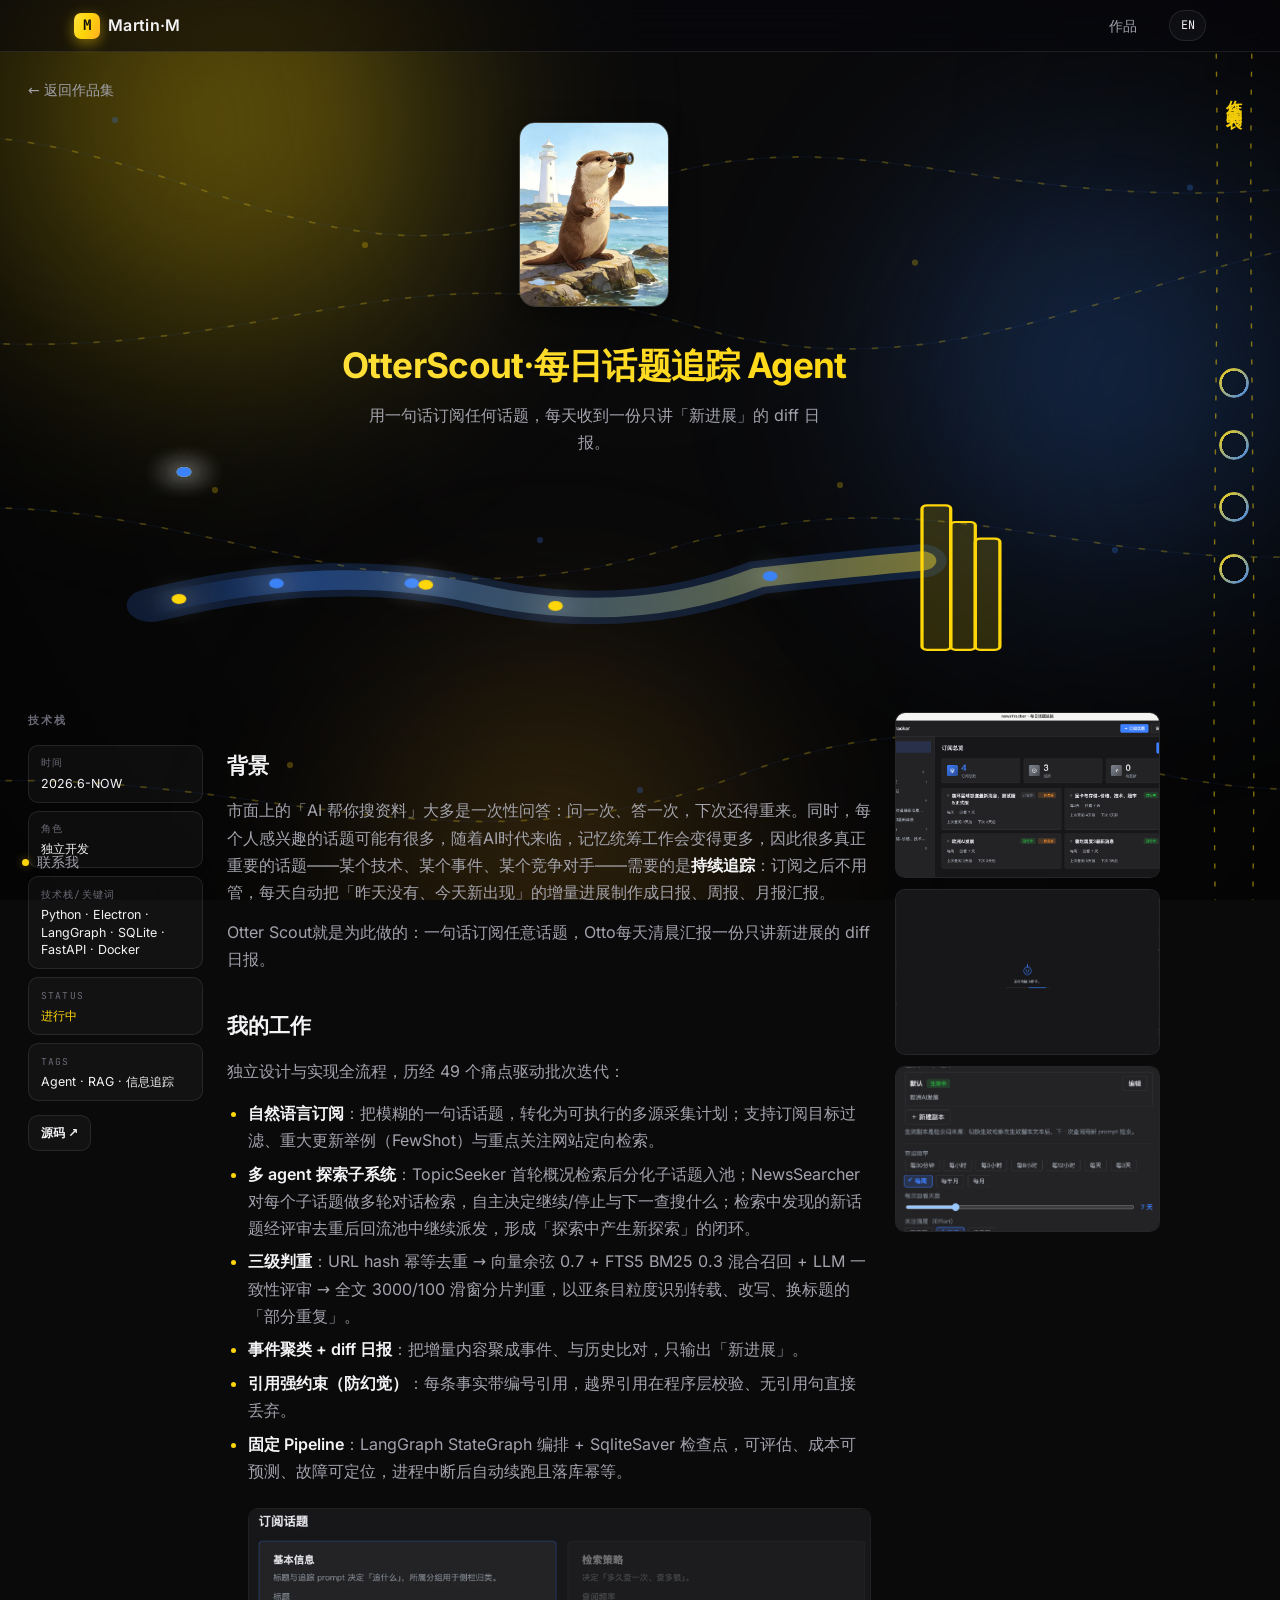
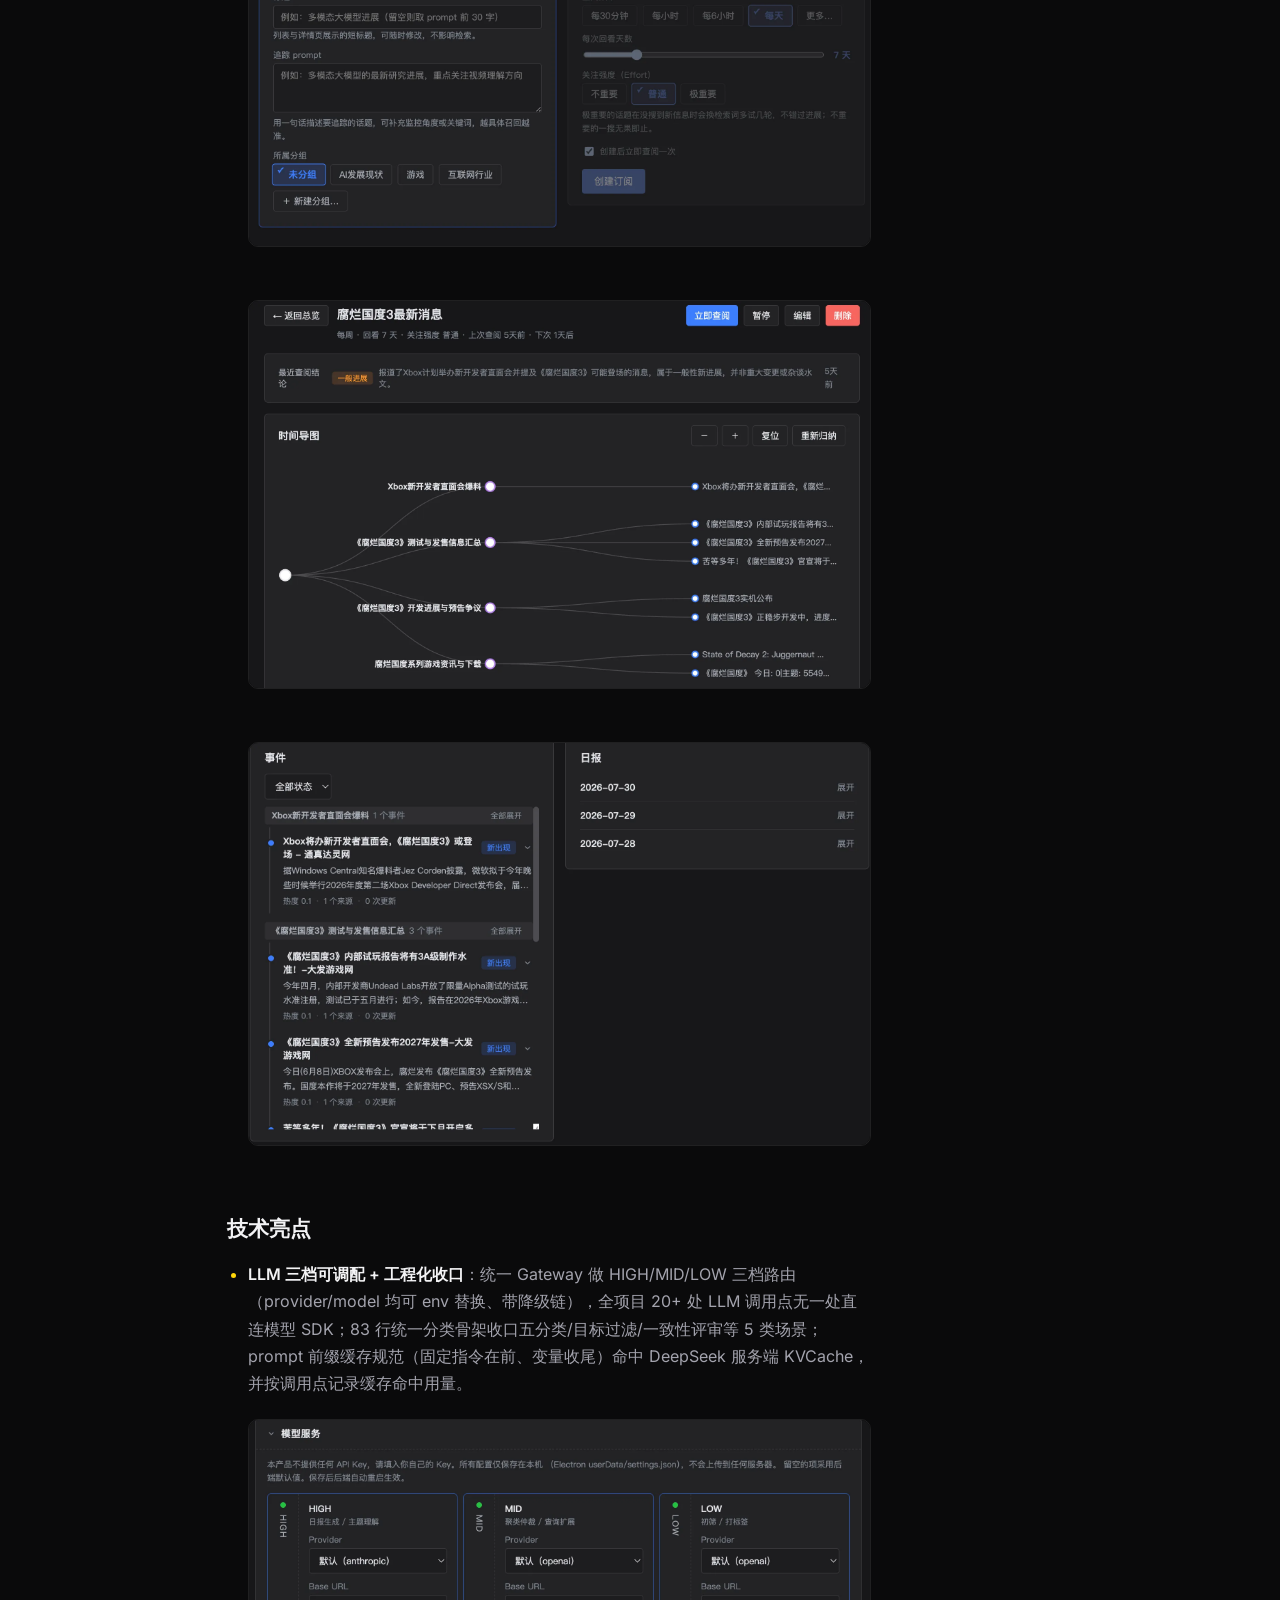
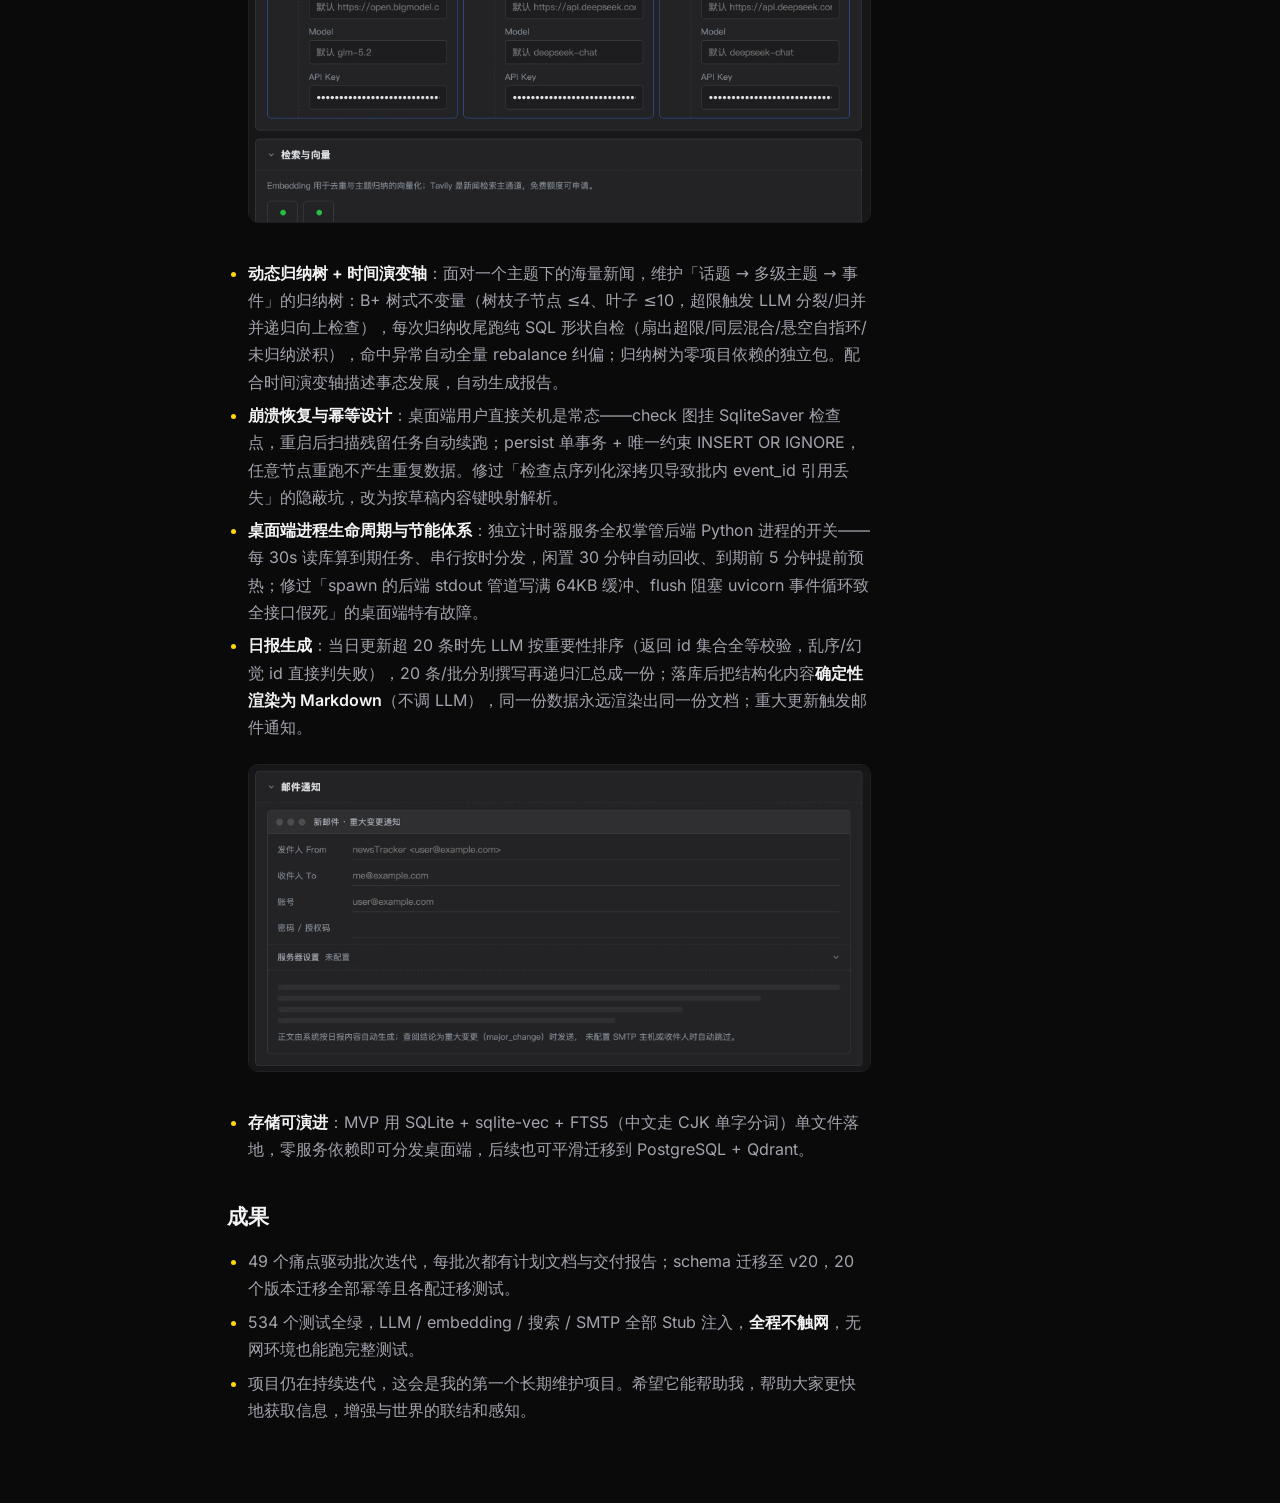
<file: works/otterscout/index.html>
<!DOCTYPE html><html lang="zh-CN" data-astro-cid-5hce7sga> <head><meta charset="UTF-8"><meta name="viewport" content="width=device-width, initial-scale=1.0"><meta name="generator" content="Astro v5.18.2"><meta name="description" content="用一句话订阅任何话题，每天收到一份只讲「新进展」的 diff 日报。"><meta name="theme-color" content="#0a0a0b"><link rel="icon" type="image/svg+xml" href="/favicon.svg"><!-- 字体自托管:见 public/fonts/;不依赖 Google Fonts,国内可正常加载 --><link rel="preload" href="/fonts/inter-latin-variable.woff2" as="font" type="font/woff2" crossorigin><title>OtterScout·每日话题追踪 Agent · Martin·M</title><noscript><style>
        .reveal {
          opacity: 1 !important;
          transform: none !important;
        }
      </style></noscript><link rel="stylesheet" href="/_astro/index.BvzYGxZP.css">
<link rel="stylesheet" href="/_astro/_slug_.C5hibBE-.css">
<style>.work-dock[data-astro-cid-vfebusfv]{position:fixed;right:0;top:var(--headbar-h);bottom:0;width:var(--dock-w);z-index:20;pointer-events:auto;display:flex;flex-direction:column;justify-content:center;align-items:center;overflow:hidden;transition:width .42s cubic-bezier(.2,.7,.2,1)}.work-dock[data-astro-cid-vfebusfv].is-expandable:hover{width:clamp(320px,33vw,380px);align-items:flex-start}.dock-lines[data-astro-cid-vfebusfv]{position:absolute;inset:0;width:100%;height:100%;pointer-events:none}.dock-line[data-astro-cid-vfebusfv]{fill:none;stroke:#ffd60a80;stroke-width:1.4;stroke-dasharray:4 14;stroke-linecap:round;animation:dash-flow 14s linear infinite;vector-effect:non-scaling-stroke}.dock-title[data-astro-cid-vfebusfv]{position:absolute;top:2.2rem;left:50%;transform:translate(-50%);font-family:var(--font-mono);font-size:1rem;font-weight:600;letter-spacing:.22em;color:var(--accent);white-space:nowrap;z-index:2;transition:opacity .32s ease}.dock-title-v[data-astro-cid-vfebusfv]{writing-mode:vertical-rl;opacity:.95}.dock-title-h[data-astro-cid-vfebusfv]{writing-mode:horizontal-tb;opacity:0}.work-dock[data-astro-cid-vfebusfv].is-expandable:hover .dock-title-v[data-astro-cid-vfebusfv]{opacity:0}.work-dock[data-astro-cid-vfebusfv].is-expandable:hover .dock-title-h[data-astro-cid-vfebusfv]{opacity:.95}.dock-list[data-astro-cid-vfebusfv]{position:relative;z-index:1;list-style:none;margin:0;padding:1rem;display:flex;flex-direction:column;gap:2rem;align-items:center}.work-dock[data-astro-cid-vfebusfv].is-expandable:hover .dock-list[data-astro-cid-vfebusfv]{align-items:flex-start}.dock-list[data-astro-cid-vfebusfv] li[data-astro-cid-vfebusfv]{list-style:none}.dock-item[data-astro-cid-vfebusfv]{position:relative;display:flex;align-items:center;text-decoration:none}.node[data-astro-cid-vfebusfv]{position:relative;z-index:1;width:30px;height:30px;border-radius:50%;background:var(--yb-grad);-webkit-mask:radial-gradient(circle at center,transparent 0 57%,#000 58%);mask:radial-gradient(circle at center,transparent 0 57%,#000 58%);box-shadow:0 0 14px var(--accent-glow);flex-shrink:0;transition:transform .25s ease,box-shadow .25s ease}.node-label[data-astro-cid-vfebusfv]{position:absolute;left:calc(100% + .7rem);top:50%;transform:translateY(-50%);font-size:1rem;font-weight:600;white-space:nowrap;background:var(--yb-grad);-webkit-background-clip:text;background-clip:text;color:transparent;opacity:0;pointer-events:none;transition:opacity .3s ease,transform .25s ease}.work-dock[data-astro-cid-vfebusfv].is-expandable:hover .node-label[data-astro-cid-vfebusfv]{opacity:1;pointer-events:auto}.dock-item[data-astro-cid-vfebusfv]:hover .node-label[data-astro-cid-vfebusfv]{transform:translateY(-50%) scale(1.08)}.dock-item[data-astro-cid-vfebusfv]:hover .node[data-astro-cid-vfebusfv]{transform:scale(1.16);box-shadow:0 0 20px var(--accent-glow)}@media(max-width:820px){.work-dock[data-astro-cid-vfebusfv]{display:none}}
</style></head> <body data-astro-cid-5hce7sga> <!-- 流动背景：极光 + 数据流 --> <div class="bg" aria-hidden="true" data-astro-cid-5hce7sga> <div class="aurora aurora--1" data-astro-cid-5hce7sga></div> <div class="aurora aurora--2" data-astro-cid-5hce7sga></div> <div class="aurora aurora--3" data-astro-cid-5hce7sga></div> </div> <svg class="datastreams" viewBox="0 0 1200 720" preserveAspectRatio="xMidYMid slice" aria-hidden="true" data-astro-cid-rknszual> <path class="stream-base" d="M-50,120 C 200,60 320,260 560,160 S 900,220 1300,120" data-astro-cid-rknszual></path><path class="stream-base" d="M-50,420 C 220,360 360,520 620,440 S 980,500 1300,420" data-astro-cid-rknszual></path><path class="stream-base" d="M-50,640 C 240,580 420,720 680,620 S 1000,700 1300,600" data-astro-cid-rknszual></path><path class="stream-base" d="M1300,200 C 1080,140 900,340 640,260 S 280,320 -50,260" data-astro-cid-rknszual></path> <path class="stream-flow" d="M-50,120 C 200,60 320,260 560,160 S 900,220 1300,120" data-astro-cid-rknszual></path><path class="stream-flow" d="M-50,420 C 220,360 360,520 620,440 S 980,500 1300,420" data-astro-cid-rknszual></path><path class="stream-flow" d="M-50,640 C 240,580 420,720 680,620 S 1000,700 1300,600" data-astro-cid-rknszual></path><path class="stream-flow" d="M1300,200 C 1080,140 900,340 640,260 S 280,320 -50,260" data-astro-cid-rknszual></path> <circle class="ds-node" cx="180" cy="96" r="2.5" data-astro-cid-rknszual></circle><circle class="ds-node" cx="380" cy="196" r="2.5" data-astro-cid-rknszual></circle><circle class="ds-node" cx="600" cy="150" r="2.5" data-astro-cid-rknszual></circle><circle class="ds-node" cx="820" cy="210" r="2.5" data-astro-cid-rknszual></circle><circle class="ds-node" cx="1040" cy="150" r="2.5" data-astro-cid-rknszual></circle><circle class="ds-node" cx="260" cy="392" r="2.5" data-astro-cid-rknszual></circle><circle class="ds-node" cx="520" cy="432" r="2.5" data-astro-cid-rknszual></circle><circle class="ds-node" cx="760" cy="388" r="2.5" data-astro-cid-rknszual></circle><circle class="ds-node" cx="980" cy="440" r="2.5" data-astro-cid-rknszual></circle><circle class="ds-node" cx="320" cy="612" r="2.5" data-astro-cid-rknszual></circle><circle class="ds-node" cx="600" cy="632" r="2.5" data-astro-cid-rknszual></circle><circle class="ds-node" cx="880" cy="600" r="2.5" data-astro-cid-rknszual></circle> </svg>  <!-- 锁定顶部的 HeadBar --> <header class="headbar" data-astro-cid-zgqbbidy> <div class="headbar-inner" data-astro-cid-zgqbbidy> <a class="brand" href="/" data-astro-cid-zgqbbidy> <span class="brand-mark" data-astro-cid-zgqbbidy>M</span> <span class="brand-name" data-astro-cid-zgqbbidy>Martin·M</span> </a> <nav class="head-nav" data-astro-cid-zgqbbidy> <a href="/#works" data-astro-cid-zgqbbidy>作品</a> <!-- 以后可在此扩展更多入口 --> </nav> <a class="lang-switch" href="/en/works/otterscout/" hreflang="en" data-astro-cid-zgqbbidy> EN </a> </div> </header>  <!-- 左下：联系我们 --> <aside class="contact-corner" aria-label="联系我" data-astro-cid-gcv5hsfa> <button class="contact-head" type="button" aria-expanded="false" data-contact-toggle data-astro-cid-gcv5hsfa> <span class="pulse-dot" aria-hidden="true" data-astro-cid-gcv5hsfa></span> <span class="contact-label" data-astro-cid-gcv5hsfa>联系我</span> </button> <div class="contact-panel" aria-hidden="true" data-astro-cid-gcv5hsfa> <button class="contact-close" type="button" aria-label="关闭" data-contact-close data-astro-cid-gcv5hsfa> <svg viewBox="0 0 24 24" width="14" height="14" aria-hidden="true" data-astro-cid-gcv5hsfa> <path d="M6 6l12 12M18 6L6 18" fill="none" stroke="currentColor" stroke-width="2" stroke-linecap="round" data-astro-cid-gcv5hsfa></path> </svg> </button> <div class="contact-item" data-astro-cid-gcv5hsfa> <span class="ci-name" data-astro-cid-gcv5hsfa>GitHub</span> <div class="ci-row" data-astro-cid-gcv5hsfa> <a class="ci-link" href="https://github.com/ShermonMa" target="_blank" rel="noopener" data-astro-cid-gcv5hsfa> https://github.com/ShermonMa </a> <button class="ci-copy" type="button" data-copy="https://github.com/ShermonMa" aria-label="复制" data-astro-cid-gcv5hsfa> <span class="ci-copy-text" data-astro-cid-gcv5hsfa>复制</span> </button> </div> </div><div class="contact-item" data-astro-cid-gcv5hsfa> <span class="ci-name" data-astro-cid-gcv5hsfa>Email</span> <div class="ci-row" data-astro-cid-gcv5hsfa> <a class="ci-link" href="mailto:xinming_ma_cs@163.com" data-astro-cid-gcv5hsfa> xinming_ma_cs@163.com </a> <button class="ci-copy" type="button" data-copy="xinming_ma_cs@163.com" aria-label="复制" data-astro-cid-gcv5hsfa> <span class="ci-copy-text" data-astro-cid-gcv5hsfa>复制</span> </button> </div> </div> </div> </aside>  <script type="module">const e=document.querySelector(".contact-corner");if(e){const o=e.querySelector("[data-contact-toggle]"),r=e.querySelector("[data-contact-close]"),s=e.querySelector(".contact-panel"),a=t=>{e.classList.toggle("open",t),o?.setAttribute("aria-expanded",t?"true":"false"),s?.setAttribute("aria-hidden",t?"false":"true")};o?.addEventListener("click",()=>a(!e.classList.contains("open"))),r?.addEventListener("click",()=>a(!1)),e.querySelectorAll("[data-copy]").forEach(t=>{const c=t.querySelector(".ci-copy-text");t.addEventListener("click",async n=>{n.preventDefault(),n.stopPropagation();const i=t.getAttribute("data-copy")||"";try{await navigator.clipboard.writeText(i)}catch{}const l=c?.textContent||"";t.classList.add("copied"),c&&(c.textContent="✓"),window.setTimeout(()=>{t.classList.remove("copied"),c&&(c.textContent=l)},1200)})})}</script> <!-- 页面内容（全宽，各页面自管排版） --> <main data-astro-cid-5hce7sga>  <article class="work" data-astro-cid-v2xlyr7k> <nav class="work-dock" aria-label="作品节点" data-astro-cid-vfebusfv> <!-- 两根与主页同款的黄色数据流 --> <svg class="dock-lines" viewBox="0 0 100 100" preserveAspectRatio="none" aria-hidden="true" data-astro-cid-vfebusfv> <path class="dock-line" d="M30,-4 C36,28 24,58 30,104" data-astro-cid-vfebusfv></path> <path class="dock-line" d="M70,-4 C64,28 76,58 70,104" style="animation-delay:3s" data-astro-cid-vfebusfv></path> </svg> <!-- 标题：两线中间；默认纵向，展开后横向（仅 expandable 时交叉淡入） --> <span class="dock-title dock-title-v" data-astro-cid-vfebusfv>作品集列表</span> <span class="dock-title dock-title-h" data-astro-cid-vfebusfv>作品集列表</span> <ul class="dock-list" data-astro-cid-vfebusfv> <li data-astro-cid-vfebusfv> <a class="dock-item" href="/works/mqam/" title="MQ-Match* · 子图匹配算法" data-astro-cid-vfebusfv> <span class="node" data-astro-cid-vfebusfv></span> <span class="node-label" data-astro-cid-vfebusfv>MQ-Match* · 子图匹配算法</span> </a> </li><li data-astro-cid-vfebusfv> <a class="dock-item" href="/works/otterscout/" title="OtterScout·每日话题追踪 Agent" data-astro-cid-vfebusfv> <span class="node" data-astro-cid-vfebusfv></span> <span class="node-label" data-astro-cid-vfebusfv>OtterScout·每日话题追踪 Agent</span> </a> </li><li data-astro-cid-vfebusfv> <a class="dock-item" href="/works/sesame-sauce/" title="SesameSauce · 视频网站" data-astro-cid-vfebusfv> <span class="node" data-astro-cid-vfebusfv></span> <span class="node-label" data-astro-cid-vfebusfv>SesameSauce · 视频网站</span> </a> </li><li data-astro-cid-vfebusfv> <a class="dock-item" href="/works/fate-weaver/" title="Fate Weaver · Hero-only RTS Game" data-astro-cid-vfebusfv> <span class="node" data-astro-cid-vfebusfv></span> <span class="node-label" data-astro-cid-vfebusfv>Fate Weaver · Hero-only RTS Game</span> </a> </li> </ul> </nav>  <script type="module">const e=document.querySelector(".work-dock.is-expandable");e&&(e.addEventListener("mouseenter",()=>document.body.classList.add("dock-open")),e.addEventListener("mouseleave",()=>document.body.classList.remove("dock-open")));</script> <a href="/" class="back reveal" data-astro-cid-v2xlyr7k>← 返回作品集</a> <!-- 主题化视觉 --> <div class="theme-dam" data-astro-cid-b5ulfaj2> <!-- OtterScout logo --> <div class="otter-slot reveal" data-astro-cid-b5ulfaj2> <img src="/_astro/logo.BuPECohT_2huulI.webp" alt="OtterScout logo" data-astro-cid-b5ulfaj2="true" loading="lazy" decoding="async" fetchpriority="auto" width="420" height="519" class="logo"> </div> <div class="dam-title reveal" data-astro-cid-b5ulfaj2> <h2 class="grad" data-astro-cid-b5ulfaj2>OtterScout·每日话题追踪 Agent</h2> <p class="tagline" data-astro-cid-b5ulfaj2>用一句话订阅任何话题，每天收到一份只讲「新进展」的 diff 日报。</p> </div> <!-- 信息河流 + Agent 大坝 --> <svg class="river-svg" viewBox="0 0 100 36" preserveAspectRatio="none" aria-hidden="true" data-astro-cid-b5ulfaj2> <defs data-astro-cid-b5ulfaj2> <linearGradient id="riverg" x1="0" y1="0" x2="1" y2="0" data-astro-cid-b5ulfaj2> <stop offset="0" stop-color="rgba(59,130,246,0)" data-astro-cid-b5ulfaj2></stop> <stop offset="0.2" stop-color="rgba(59,130,246,0.35)" data-astro-cid-b5ulfaj2></stop> <stop offset="1" stop-color="rgba(255,214,10,0.5)" data-astro-cid-b5ulfaj2></stop> </linearGradient> </defs> <!-- 河道 --> <path id="river-path" class="river" d="M-4,24 Q 18,16 36,22 T 70,19 Q 82,17 90,16" data-astro-cid-b5ulfaj2></path> <path class="river-edge" d="M-4,24 Q 18,16 36,22 T 70,19 Q 82,17 90,16" data-astro-cid-b5ulfaj2></path> <!-- 大坝 --> <g class="dam" data-astro-cid-b5ulfaj2> <rect x="90" y="6" width="3.5" height="26" rx="0.6" data-astro-cid-b5ulfaj2></rect> <rect x="93.5" y="9" width="3" height="23" rx="0.6" data-astro-cid-b5ulfaj2></rect> <rect x="96.5" y="12" width="3" height="20" rx="0.6" data-astro-cid-b5ulfaj2></rect> </g> <!-- 流向大坝的信息粒子 --> <circle class="particle" r="0.9" fill="var(--accent-2)" data-astro-cid-b5ulfaj2> <animateMotion dur="4s" repeatCount="indefinite" begin="0s" rotate="auto" data-astro-cid-b5ulfaj2> <mpath href="#river-path" data-astro-cid-b5ulfaj2></mpath> </animateMotion> </circle><circle class="particle" r="0.9" fill="var(--accent)" data-astro-cid-b5ulfaj2> <animateMotion dur="5s" repeatCount="indefinite" begin="0.6s" rotate="auto" data-astro-cid-b5ulfaj2> <mpath href="#river-path" data-astro-cid-b5ulfaj2></mpath> </animateMotion> </circle><circle class="particle" r="0.9" fill="var(--accent-2)" data-astro-cid-b5ulfaj2> <animateMotion dur="6s" repeatCount="indefinite" begin="1.2s" rotate="auto" data-astro-cid-b5ulfaj2> <mpath href="#river-path" data-astro-cid-b5ulfaj2></mpath> </animateMotion> </circle><circle class="particle" r="0.9" fill="var(--accent)" data-astro-cid-b5ulfaj2> <animateMotion dur="4s" repeatCount="indefinite" begin="1.7999999999999998s" rotate="auto" data-astro-cid-b5ulfaj2> <mpath href="#river-path" data-astro-cid-b5ulfaj2></mpath> </animateMotion> </circle><circle class="particle" r="0.9" fill="var(--accent-2)" data-astro-cid-b5ulfaj2> <animateMotion dur="5s" repeatCount="indefinite" begin="2.4s" rotate="auto" data-astro-cid-b5ulfaj2> <mpath href="#river-path" data-astro-cid-b5ulfaj2></mpath> </animateMotion> </circle><circle class="particle" r="0.9" fill="var(--accent)" data-astro-cid-b5ulfaj2> <animateMotion dur="6s" repeatCount="indefinite" begin="3s" rotate="auto" data-astro-cid-b5ulfaj2> <mpath href="#river-path" data-astro-cid-b5ulfaj2></mpath> </animateMotion> </circle><circle class="particle" r="0.9" fill="var(--accent-2)" data-astro-cid-b5ulfaj2> <animateMotion dur="4s" repeatCount="indefinite" begin="3.5999999999999996s" rotate="auto" data-astro-cid-b5ulfaj2> <mpath href="#river-path" data-astro-cid-b5ulfaj2></mpath> </animateMotion> </circle><circle class="particle" r="0.9" fill="var(--accent)" data-astro-cid-b5ulfaj2> <animateMotion dur="5s" repeatCount="indefinite" begin="4.2s" rotate="auto" data-astro-cid-b5ulfaj2> <mpath href="#river-path" data-astro-cid-b5ulfaj2></mpath> </animateMotion> </circle><circle class="particle" r="0.9" fill="var(--accent-2)" data-astro-cid-b5ulfaj2> <animateMotion dur="6s" repeatCount="indefinite" begin="4.8s" rotate="auto" data-astro-cid-b5ulfaj2> <mpath href="#river-path" data-astro-cid-b5ulfaj2></mpath> </animateMotion> </circle> </svg> <!-- <div class="flow-legend reveal">
    <span class="lg-item"><span class="lg-dot blue"></span>信息源</span>
    <span class="lg-arrow">→</span>
    <span class="lg-item"><span class="lg-dot yellow"></span>Agent 大坝 · 拦截 / 去重</span>
  </div> --> </div>  <!-- 三栏：左 meta（小）/ 中 文档（最大）/ 右 展示图（中，点击放大） --> <div class="work-grid" data-astro-cid-v2xlyr7k> <aside class="col-left reveal" data-astro-cid-v2xlyr7k> <h3 class="side-title" data-astro-cid-v2xlyr7k>技术栈</h3> <div class="meta-list" data-astro-cid-v2xlyr7k> <div class="data-card" data-astro-cid-v2xlyr7k> <span class="dc-k" data-astro-cid-v2xlyr7k>时间</span> <span class="dc-v" data-astro-cid-v2xlyr7k>2026.6-NOW</span> </div> <div class="data-card" data-astro-cid-v2xlyr7k> <span class="dc-k" data-astro-cid-v2xlyr7k>角色</span> <span class="dc-v" data-astro-cid-v2xlyr7k>独立开发</span> </div> <div class="data-card" data-astro-cid-v2xlyr7k> <span class="dc-k" data-astro-cid-v2xlyr7k>技术栈/关键词</span> <span class="dc-v" data-astro-cid-v2xlyr7k>Python · Electron · LangGraph · SQLite · FastAPI · Docker</span> </div> <div class="data-card" data-astro-cid-v2xlyr7k> <span class="dc-k" data-astro-cid-v2xlyr7k>status</span> <span class="dc-v" data-status="ongoing" data-astro-cid-v2xlyr7k>进行中</span> </div> <div class="data-card" data-astro-cid-v2xlyr7k> <span class="dc-k" data-astro-cid-v2xlyr7k>tags</span> <span class="dc-v" data-astro-cid-v2xlyr7k>Agent · RAG · 信息追踪</span> </div> </div> <div class="links" data-astro-cid-v2xlyr7k>  <a class="btn" href="https://github.com/ShermonMa/newsTracker" target="_blank" rel="noopener" data-astro-cid-v2xlyr7k>源码 ↗</a> </div> </aside> <section class="col-center prose reveal" data-astro-cid-v2xlyr7k> <h2 id="背景">背景</h2>
<p>市面上的「AI 帮你搜资料」大多是一次性问答：问一次、答一次，下次还得重来。同时，每个人感兴趣的话题可能有很多，随着AI时代来临，记忆统筹工作会变得更多，因此很多真正重要的话题——某个技术、某个事件、某个竞争对手——需要的是<strong>持续追踪</strong>：订阅之后不用管，每天自动把「昨天没有、今天新出现」的增量进展制作成日报、周报、月报汇报。</p>
<p>Otter Scout就是为此做的：一句话订阅任意话题，Otto每天清晨汇报一份只讲新进展的 diff 日报。</p>
<h2 id="我的工作">我的工作</h2>
<p>独立设计与实现全流程，历经 49 个痛点驱动批次迭代：</p>
<ul>
<li><strong>自然语言订阅</strong>：把模糊的一句话话题，转化为可执行的多源采集计划；支持订阅目标过滤、重大更新举例（FewShot）与重点关注网站定向检索。</li>
<li><strong>多 agent 探索子系统</strong>：TopicSeeker 首轮概况检索后分化子话题入池；NewsSearcher 对每个子话题做多轮对话检索，自主决定继续/停止与下一查搜什么；检索中发现的新话题经评审去重后回流池中继续派发，形成「探索中产生新探索」的闭环。</li>
<li><strong>三级判重</strong>：URL hash 幂等去重 → 向量余弦 0.7 + FTS5 BM25 0.3 混合召回 + LLM 一致性评审 → 全文 3000/100 滑窗分片判重，以亚条目粒度识别转载、改写、换标题的「部分重复」。</li>
<li><strong>事件聚类 + diff 日报</strong>：把增量内容聚成事件、与历史比对，只输出「新进展」。</li>
<li><strong>引用强约束（防幻觉）</strong>：每条事实带编号引用，越界引用在程序层校验、无引用句直接丢弃。</li>
<li><strong>固定 Pipeline</strong>：LangGraph StateGraph 编排 + SqliteSaver 检查点，可评估、成本可预测、故障可定位，进程中断后自动续跑且落库幂等。
<img alt="订阅话题" loading="lazy" decoding="async" fetchpriority="auto" width="1802" height="978" src="/_astro/SubscribeTopics.AbM-6kna_Z1wPNCN.webp" >
<img alt="话题树" loading="lazy" decoding="async" fetchpriority="auto" width="1818" height="1134" src="/_astro/TopicTree.B1cF0AmN_kzCyD.webp" >
<img alt="话题演进时间线与日报" loading="lazy" decoding="async" fetchpriority="auto" width="1748" height="1130" src="/_astro/TimelineAndReport.Drx6Niee_2fB7sn.webp" ></li>
</ul>
<h2 id="技术亮点">技术亮点</h2>
<ul>
<li><strong>LLM 三档可调配 + 工程化收口</strong>：统一 Gateway 做 HIGH/MID/LOW 三档路由（provider/model 均可 env 替换、带降级链），全项目 20+ 处 LLM 调用点无一处直连模型 SDK；83 行统一分类骨架收口五分类/目标过滤/一致性评审等 5 类场景；prompt 前缀缓存规范（固定指令在前、变量收尾）命中 DeepSeek 服务端 KVCache，并按调用点记录缓存命中用量。
<img alt="API 配置" loading="lazy" decoding="async" fetchpriority="auto" width="1786" height="1154" src="/_astro/APIConfig.DsCAbjiY_Z1xbxL7.webp" ></li>
<li><strong>动态归纳树 + 时间演变轴</strong>：面对一个主题下的海量新闻，维护「话题 → 多级主题 → 事件」的归纳树：B+ 树式不变量（树枝子节点 ≤4、叶子 ≤10，超限触发 LLM 分裂/归并并递归向上检查），每次归纳收尾跑纯 SQL 形状自检（扇出超限/同层混合/悬空自指环/未归纳淤积），命中异常自动全量 rebalance 纠偏；归纳树为零项目依赖的独立包。配合时间演变轴描述事态发展，自动生成报告。</li>
<li><strong>崩溃恢复与幂等设计</strong>：桌面端用户直接关机是常态——check 图挂 SqliteSaver 检查点，重启后扫描残留任务自动续跑；persist 单事务 + 唯一约束 INSERT OR IGNORE，任意节点重跑不产生重复数据。修过「检查点序列化深拷贝导致批内 event_id 引用丢失」的隐蔽坑，改为按草稿内容键映射解析。</li>
<li><strong>桌面端进程生命周期与节能体系</strong>：独立计时器服务全权掌管后端 Python 进程的开关——每 30s 读库算到期任务、串行按时分发，闲置 30 分钟自动回收、到期前 5 分钟提前预热；修过「spawn 的后端 stdout 管道写满 64KB 缓冲、flush 阻塞 uvicorn 事件循环致全接口假死」的桌面端特有故障。</li>
<li><strong>日报生成</strong>：当日更新超 20 条时先 LLM 按重要性排序（返回 id 集合全等校验，乱序/幻觉 id 直接判失败），20 条/批分别撰写再递归汇总成一份；落库后把结构化内容<strong>确定性渲染为 Markdown</strong>（不调 LLM），同一份数据永远渲染出同一份文档；重大更新触发邮件通知。
<img alt="邮件推送配置" loading="lazy" decoding="async" fetchpriority="auto" width="1784" height="880" src="/_astro/MailConfig.BXa7wsFT_2kMw4U.webp" ></li>
<li><strong>存储可演进</strong>：MVP 用 SQLite + sqlite-vec + FTS5（中文走 CJK 单字分词）单文件落地，零服务依赖即可分发桌面端，后续也可平滑迁移到 PostgreSQL + Qdrant。</li>
</ul>
<h2 id="成果">成果</h2>
<ul>
<li>49 个痛点驱动批次迭代，每批次都有计划文档与交付报告；schema 迁移至 v20，20 个版本迁移全部幂等且各配迁移测试。</li>
<li>534 个测试全绿，LLM / embedding / 搜索 / SMTP 全部 Stub 注入，<strong>全程不触网</strong>，无网环境也能跑完整测试。</li>
<li>项目仍在持续迭代，这会是我的第一个长期维护项目。希望它能帮助我，帮助大家更快地获取信息，增强与世界的联结和感知。</li>
</ul> </section> <aside class="col-right reveal" data-astro-cid-v2xlyr7k> <figure class="shot" data-astro-cid-v2xlyr7k> <img src="/works/otterscout/MainWindow.png" data-zoom alt="" loading="lazy" data-astro-cid-v2xlyr7k> </figure><figure class="shot" data-astro-cid-v2xlyr7k> <img src="/works/otterscout/loading.png" data-zoom alt="" loading="lazy" data-astro-cid-v2xlyr7k> </figure><figure class="shot" data-astro-cid-v2xlyr7k> <img src="/works/otterscout/TopicEdit.png" data-zoom alt="" loading="lazy" data-astro-cid-v2xlyr7k> </figure> </aside> </div> </article> <!-- 图片放大灯箱 --> <div class="lightbox" id="lb" hidden data-astro-cid-v2xlyr7k> <img id="lb-img" alt="" data-astro-cid-v2xlyr7k> </div>  <script type="module">const e=document.getElementById("lb"),t=document.getElementById("lb-img");if(e&&t){document.querySelectorAll("[data-zoom]").forEach(d=>{d.addEventListener("click",()=>{t.src=d.src,e.hidden=!1,document.body.style.overflow="hidden"})});const n=()=>{e.hidden=!0,t.src="",document.body.style.overflow=""};e.addEventListener("click",n),document.addEventListener("keydown",d=>{d.key==="Escape"&&!e.hidden&&n()})}</script>  </main> <script type="module">const i=document.querySelectorAll(".reveal");if(i.length&&"IntersectionObserver"in window){const s=new IntersectionObserver(t=>{for(const e of t)e.isIntersecting&&(e.target.classList.add("is-visible"),s.unobserve(e.target))},{threshold:0,rootMargin:"0px 0px 10% 0px"});i.forEach((t,e)=>{t.style.transitionDelay=`${Math.min(e*70,280)}ms`,s.observe(t)})}else i.forEach(s=>s.classList.add("is-visible"));</script> </body> </html>
</file>
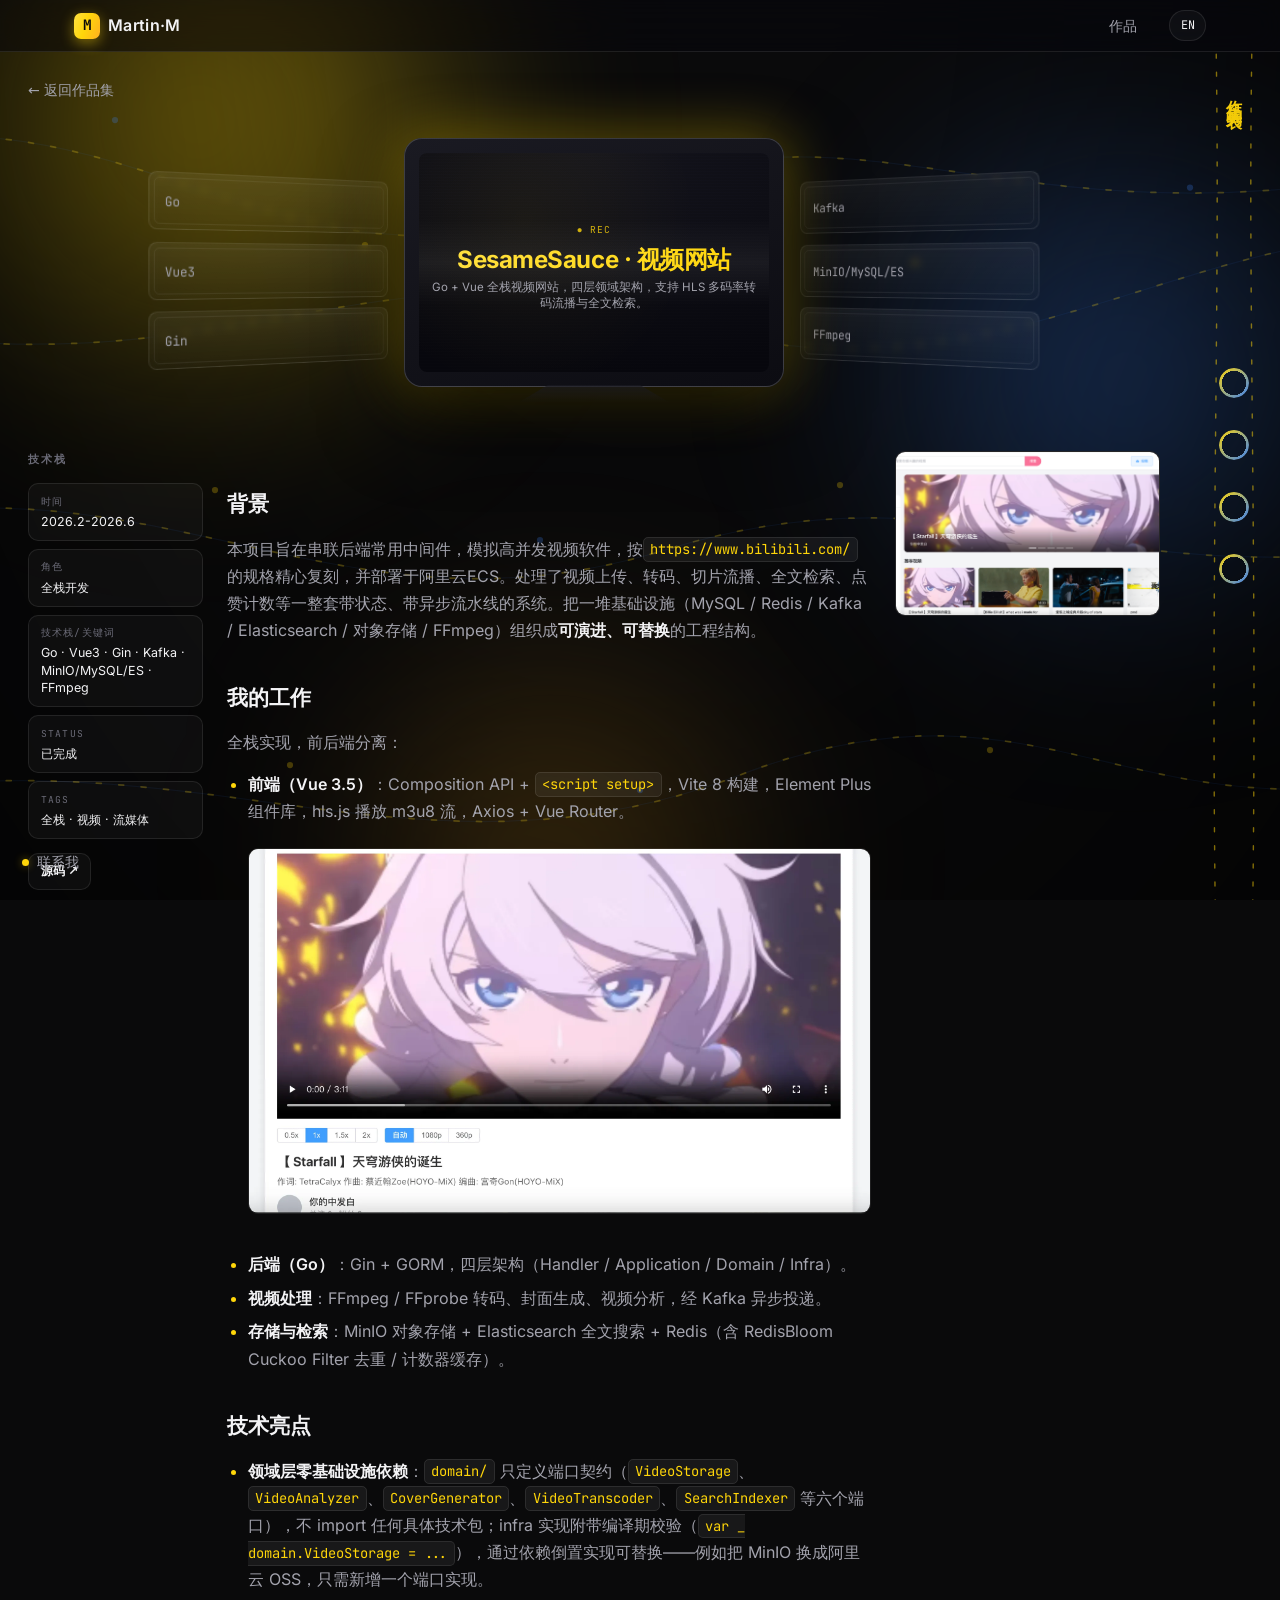
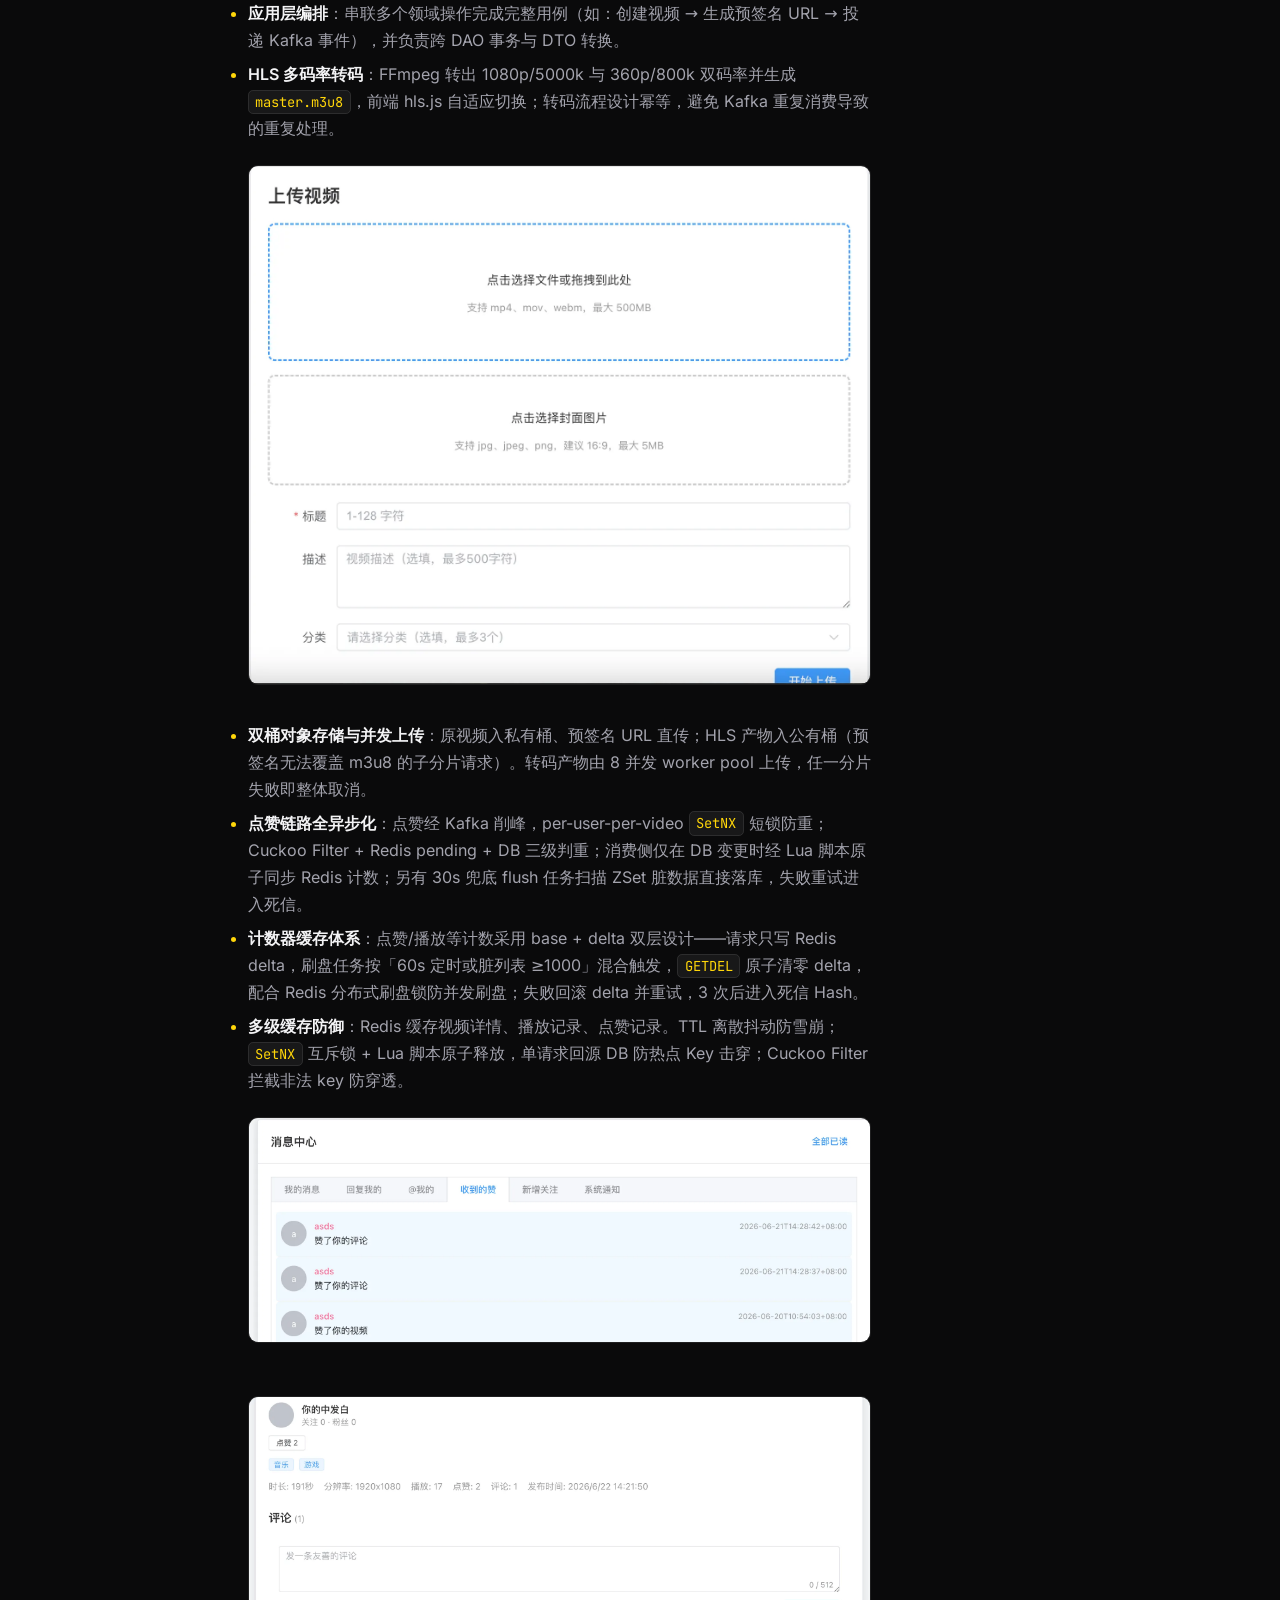
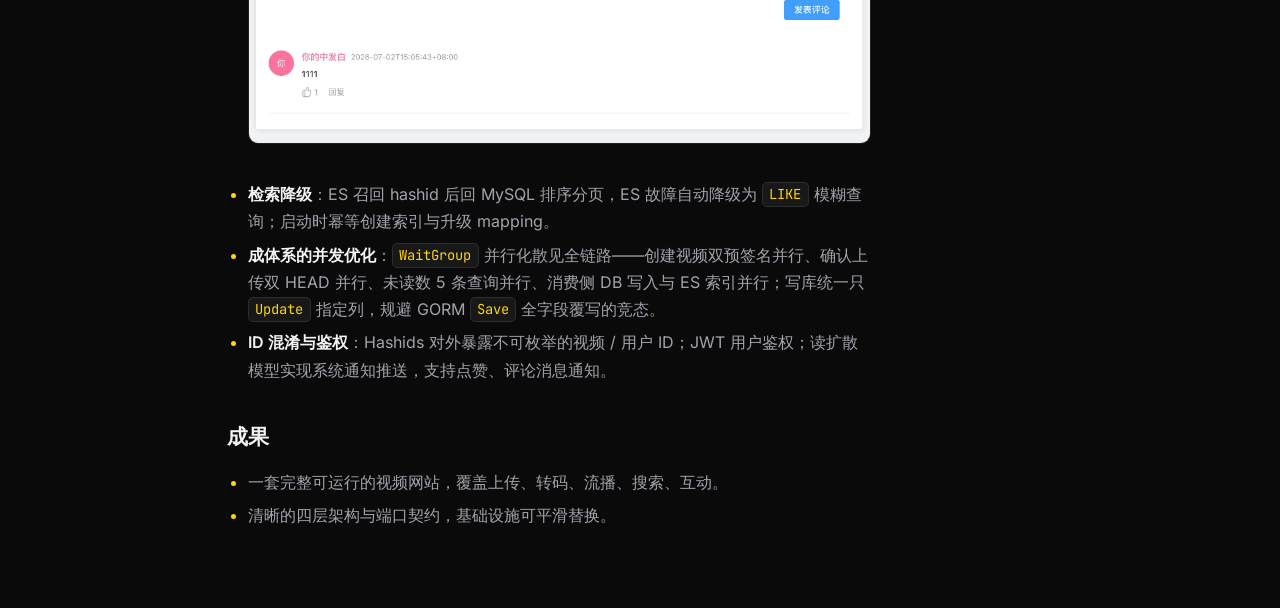
<file: works/sesame-sauce/index.html>
<!DOCTYPE html><html lang="zh-CN" data-astro-cid-5hce7sga> <head><meta charset="UTF-8"><meta name="viewport" content="width=device-width, initial-scale=1.0"><meta name="generator" content="Astro v5.18.2"><meta name="description" content="Go + Vue 全栈视频网站，四层领域架构，支持 HLS 多码率转码流播与全文检索。"><meta name="theme-color" content="#0a0a0b"><link rel="icon" type="image/svg+xml" href="/favicon.svg"><!-- 字体自托管:见 public/fonts/;不依赖 Google Fonts,国内可正常加载 --><link rel="preload" href="/fonts/inter-latin-variable.woff2" as="font" type="font/woff2" crossorigin><title>SesameSauce · 视频网站 · Martin·M</title><noscript><style>
        .reveal {
          opacity: 1 !important;
          transform: none !important;
        }
      </style></noscript><link rel="stylesheet" href="/_astro/index.BvzYGxZP.css">
<link rel="stylesheet" href="/_astro/_slug_.C5hibBE-.css">
<style>.work-dock[data-astro-cid-vfebusfv]{position:fixed;right:0;top:var(--headbar-h);bottom:0;width:var(--dock-w);z-index:20;pointer-events:auto;display:flex;flex-direction:column;justify-content:center;align-items:center;overflow:hidden;transition:width .42s cubic-bezier(.2,.7,.2,1)}.work-dock[data-astro-cid-vfebusfv].is-expandable:hover{width:clamp(320px,33vw,380px);align-items:flex-start}.dock-lines[data-astro-cid-vfebusfv]{position:absolute;inset:0;width:100%;height:100%;pointer-events:none}.dock-line[data-astro-cid-vfebusfv]{fill:none;stroke:#ffd60a80;stroke-width:1.4;stroke-dasharray:4 14;stroke-linecap:round;animation:dash-flow 14s linear infinite;vector-effect:non-scaling-stroke}.dock-title[data-astro-cid-vfebusfv]{position:absolute;top:2.2rem;left:50%;transform:translate(-50%);font-family:var(--font-mono);font-size:1rem;font-weight:600;letter-spacing:.22em;color:var(--accent);white-space:nowrap;z-index:2;transition:opacity .32s ease}.dock-title-v[data-astro-cid-vfebusfv]{writing-mode:vertical-rl;opacity:.95}.dock-title-h[data-astro-cid-vfebusfv]{writing-mode:horizontal-tb;opacity:0}.work-dock[data-astro-cid-vfebusfv].is-expandable:hover .dock-title-v[data-astro-cid-vfebusfv]{opacity:0}.work-dock[data-astro-cid-vfebusfv].is-expandable:hover .dock-title-h[data-astro-cid-vfebusfv]{opacity:.95}.dock-list[data-astro-cid-vfebusfv]{position:relative;z-index:1;list-style:none;margin:0;padding:1rem;display:flex;flex-direction:column;gap:2rem;align-items:center}.work-dock[data-astro-cid-vfebusfv].is-expandable:hover .dock-list[data-astro-cid-vfebusfv]{align-items:flex-start}.dock-list[data-astro-cid-vfebusfv] li[data-astro-cid-vfebusfv]{list-style:none}.dock-item[data-astro-cid-vfebusfv]{position:relative;display:flex;align-items:center;text-decoration:none}.node[data-astro-cid-vfebusfv]{position:relative;z-index:1;width:30px;height:30px;border-radius:50%;background:var(--yb-grad);-webkit-mask:radial-gradient(circle at center,transparent 0 57%,#000 58%);mask:radial-gradient(circle at center,transparent 0 57%,#000 58%);box-shadow:0 0 14px var(--accent-glow);flex-shrink:0;transition:transform .25s ease,box-shadow .25s ease}.node-label[data-astro-cid-vfebusfv]{position:absolute;left:calc(100% + .7rem);top:50%;transform:translateY(-50%);font-size:1rem;font-weight:600;white-space:nowrap;background:var(--yb-grad);-webkit-background-clip:text;background-clip:text;color:transparent;opacity:0;pointer-events:none;transition:opacity .3s ease,transform .25s ease}.work-dock[data-astro-cid-vfebusfv].is-expandable:hover .node-label[data-astro-cid-vfebusfv]{opacity:1;pointer-events:auto}.dock-item[data-astro-cid-vfebusfv]:hover .node-label[data-astro-cid-vfebusfv]{transform:translateY(-50%) scale(1.08)}.dock-item[data-astro-cid-vfebusfv]:hover .node[data-astro-cid-vfebusfv]{transform:scale(1.16);box-shadow:0 0 20px var(--accent-glow)}@media(max-width:820px){.work-dock[data-astro-cid-vfebusfv]{display:none}}
</style></head> <body data-astro-cid-5hce7sga> <!-- 流动背景：极光 + 数据流 --> <div class="bg" aria-hidden="true" data-astro-cid-5hce7sga> <div class="aurora aurora--1" data-astro-cid-5hce7sga></div> <div class="aurora aurora--2" data-astro-cid-5hce7sga></div> <div class="aurora aurora--3" data-astro-cid-5hce7sga></div> </div> <svg class="datastreams" viewBox="0 0 1200 720" preserveAspectRatio="xMidYMid slice" aria-hidden="true" data-astro-cid-rknszual> <path class="stream-base" d="M-50,120 C 200,60 320,260 560,160 S 900,220 1300,120" data-astro-cid-rknszual></path><path class="stream-base" d="M-50,420 C 220,360 360,520 620,440 S 980,500 1300,420" data-astro-cid-rknszual></path><path class="stream-base" d="M-50,640 C 240,580 420,720 680,620 S 1000,700 1300,600" data-astro-cid-rknszual></path><path class="stream-base" d="M1300,200 C 1080,140 900,340 640,260 S 280,320 -50,260" data-astro-cid-rknszual></path> <path class="stream-flow" d="M-50,120 C 200,60 320,260 560,160 S 900,220 1300,120" data-astro-cid-rknszual></path><path class="stream-flow" d="M-50,420 C 220,360 360,520 620,440 S 980,500 1300,420" data-astro-cid-rknszual></path><path class="stream-flow" d="M-50,640 C 240,580 420,720 680,620 S 1000,700 1300,600" data-astro-cid-rknszual></path><path class="stream-flow" d="M1300,200 C 1080,140 900,340 640,260 S 280,320 -50,260" data-astro-cid-rknszual></path> <circle class="ds-node" cx="180" cy="96" r="2.5" data-astro-cid-rknszual></circle><circle class="ds-node" cx="380" cy="196" r="2.5" data-astro-cid-rknszual></circle><circle class="ds-node" cx="600" cy="150" r="2.5" data-astro-cid-rknszual></circle><circle class="ds-node" cx="820" cy="210" r="2.5" data-astro-cid-rknszual></circle><circle class="ds-node" cx="1040" cy="150" r="2.5" data-astro-cid-rknszual></circle><circle class="ds-node" cx="260" cy="392" r="2.5" data-astro-cid-rknszual></circle><circle class="ds-node" cx="520" cy="432" r="2.5" data-astro-cid-rknszual></circle><circle class="ds-node" cx="760" cy="388" r="2.5" data-astro-cid-rknszual></circle><circle class="ds-node" cx="980" cy="440" r="2.5" data-astro-cid-rknszual></circle><circle class="ds-node" cx="320" cy="612" r="2.5" data-astro-cid-rknszual></circle><circle class="ds-node" cx="600" cy="632" r="2.5" data-astro-cid-rknszual></circle><circle class="ds-node" cx="880" cy="600" r="2.5" data-astro-cid-rknszual></circle> </svg>  <!-- 锁定顶部的 HeadBar --> <header class="headbar" data-astro-cid-zgqbbidy> <div class="headbar-inner" data-astro-cid-zgqbbidy> <a class="brand" href="/" data-astro-cid-zgqbbidy> <span class="brand-mark" data-astro-cid-zgqbbidy>M</span> <span class="brand-name" data-astro-cid-zgqbbidy>Martin·M</span> </a> <nav class="head-nav" data-astro-cid-zgqbbidy> <a href="/#works" data-astro-cid-zgqbbidy>作品</a> <!-- 以后可在此扩展更多入口 --> </nav> <a class="lang-switch" href="/en/works/sesame-sauce/" hreflang="en" data-astro-cid-zgqbbidy> EN </a> </div> </header>  <!-- 左下：联系我们 --> <aside class="contact-corner" aria-label="联系我" data-astro-cid-gcv5hsfa> <button class="contact-head" type="button" aria-expanded="false" data-contact-toggle data-astro-cid-gcv5hsfa> <span class="pulse-dot" aria-hidden="true" data-astro-cid-gcv5hsfa></span> <span class="contact-label" data-astro-cid-gcv5hsfa>联系我</span> </button> <div class="contact-panel" aria-hidden="true" data-astro-cid-gcv5hsfa> <button class="contact-close" type="button" aria-label="关闭" data-contact-close data-astro-cid-gcv5hsfa> <svg viewBox="0 0 24 24" width="14" height="14" aria-hidden="true" data-astro-cid-gcv5hsfa> <path d="M6 6l12 12M18 6L6 18" fill="none" stroke="currentColor" stroke-width="2" stroke-linecap="round" data-astro-cid-gcv5hsfa></path> </svg> </button> <div class="contact-item" data-astro-cid-gcv5hsfa> <span class="ci-name" data-astro-cid-gcv5hsfa>GitHub</span> <div class="ci-row" data-astro-cid-gcv5hsfa> <a class="ci-link" href="https://github.com/ShermonMa" target="_blank" rel="noopener" data-astro-cid-gcv5hsfa> https://github.com/ShermonMa </a> <button class="ci-copy" type="button" data-copy="https://github.com/ShermonMa" aria-label="复制" data-astro-cid-gcv5hsfa> <span class="ci-copy-text" data-astro-cid-gcv5hsfa>复制</span> </button> </div> </div><div class="contact-item" data-astro-cid-gcv5hsfa> <span class="ci-name" data-astro-cid-gcv5hsfa>Email</span> <div class="ci-row" data-astro-cid-gcv5hsfa> <a class="ci-link" href="mailto:xinming_ma_cs@163.com" data-astro-cid-gcv5hsfa> xinming_ma_cs@163.com </a> <button class="ci-copy" type="button" data-copy="xinming_ma_cs@163.com" aria-label="复制" data-astro-cid-gcv5hsfa> <span class="ci-copy-text" data-astro-cid-gcv5hsfa>复制</span> </button> </div> </div> </div> </aside>  <script type="module">const e=document.querySelector(".contact-corner");if(e){const o=e.querySelector("[data-contact-toggle]"),r=e.querySelector("[data-contact-close]"),s=e.querySelector(".contact-panel"),a=t=>{e.classList.toggle("open",t),o?.setAttribute("aria-expanded",t?"true":"false"),s?.setAttribute("aria-hidden",t?"false":"true")};o?.addEventListener("click",()=>a(!e.classList.contains("open"))),r?.addEventListener("click",()=>a(!1)),e.querySelectorAll("[data-copy]").forEach(t=>{const c=t.querySelector(".ci-copy-text");t.addEventListener("click",async n=>{n.preventDefault(),n.stopPropagation();const i=t.getAttribute("data-copy")||"";try{await navigator.clipboard.writeText(i)}catch{}const l=c?.textContent||"";t.classList.add("copied"),c&&(c.textContent="✓"),window.setTimeout(()=>{t.classList.remove("copied"),c&&(c.textContent=l)},1200)})})}</script> <!-- 页面内容（全宽，各页面自管排版） --> <main data-astro-cid-5hce7sga>  <article class="work" data-astro-cid-v2xlyr7k> <nav class="work-dock" aria-label="作品节点" data-astro-cid-vfebusfv> <!-- 两根与主页同款的黄色数据流 --> <svg class="dock-lines" viewBox="0 0 100 100" preserveAspectRatio="none" aria-hidden="true" data-astro-cid-vfebusfv> <path class="dock-line" d="M30,-4 C36,28 24,58 30,104" data-astro-cid-vfebusfv></path> <path class="dock-line" d="M70,-4 C64,28 76,58 70,104" style="animation-delay:3s" data-astro-cid-vfebusfv></path> </svg> <!-- 标题：两线中间；默认纵向，展开后横向（仅 expandable 时交叉淡入） --> <span class="dock-title dock-title-v" data-astro-cid-vfebusfv>作品集列表</span> <span class="dock-title dock-title-h" data-astro-cid-vfebusfv>作品集列表</span> <ul class="dock-list" data-astro-cid-vfebusfv> <li data-astro-cid-vfebusfv> <a class="dock-item" href="/works/mqam/" title="MQ-Match* · 子图匹配算法" data-astro-cid-vfebusfv> <span class="node" data-astro-cid-vfebusfv></span> <span class="node-label" data-astro-cid-vfebusfv>MQ-Match* · 子图匹配算法</span> </a> </li><li data-astro-cid-vfebusfv> <a class="dock-item" href="/works/otterscout/" title="OtterScout·每日话题追踪 Agent" data-astro-cid-vfebusfv> <span class="node" data-astro-cid-vfebusfv></span> <span class="node-label" data-astro-cid-vfebusfv>OtterScout·每日话题追踪 Agent</span> </a> </li><li data-astro-cid-vfebusfv> <a class="dock-item" href="/works/sesame-sauce/" title="SesameSauce · 视频网站" data-astro-cid-vfebusfv> <span class="node" data-astro-cid-vfebusfv></span> <span class="node-label" data-astro-cid-vfebusfv>SesameSauce · 视频网站</span> </a> </li><li data-astro-cid-vfebusfv> <a class="dock-item" href="/works/fate-weaver/" title="Fate Weaver · Hero-only RTS Game" data-astro-cid-vfebusfv> <span class="node" data-astro-cid-vfebusfv></span> <span class="node-label" data-astro-cid-vfebusfv>Fate Weaver · Hero-only RTS Game</span> </a> </li> </ul> </nav>  <script type="module">const e=document.querySelector(".work-dock.is-expandable");e&&(e.addEventListener("mouseenter",()=>document.body.classList.add("dock-open")),e.addEventListener("mouseleave",()=>document.body.classList.remove("dock-open")));</script> <a href="/" class="back reveal" data-astro-cid-v2xlyr7k>← 返回作品集</a> <!-- 主题化视觉 --> <div class="theme-tv" data-astro-cid-cysg6hxe> <div class="windows win-left" data-astro-cid-cysg6hxe> <div class="window" data-astro-cid-cysg6hxe> <span class="win-frame" data-astro-cid-cysg6hxe></span> <span class="win-text" data-astro-cid-cysg6hxe>Go</span> </div><div class="window" data-astro-cid-cysg6hxe> <span class="win-frame" data-astro-cid-cysg6hxe></span> <span class="win-text" data-astro-cid-cysg6hxe>Vue3</span> </div><div class="window" data-astro-cid-cysg6hxe> <span class="win-frame" data-astro-cid-cysg6hxe></span> <span class="win-text" data-astro-cid-cysg6hxe>Gin</span> </div> </div> <div class="tv reveal" data-astro-cid-cysg6hxe> <div class="tv-bezel" data-astro-cid-cysg6hxe> <div class="tv-screen" data-astro-cid-cysg6hxe> <div class="scanlines" aria-hidden="true" data-astro-cid-cysg6hxe></div> <div class="scan-sweep" aria-hidden="true" data-astro-cid-cysg6hxe></div> <div class="screen-content" data-astro-cid-cysg6hxe> <span class="signal" data-astro-cid-cysg6hxe>● REC</span> <h2 class="grad" data-astro-cid-cysg6hxe>SesameSauce · 视频网站</h2> <p class="tagline" data-astro-cid-cysg6hxe>Go + Vue 全栈视频网站，四层领域架构，支持 HLS 多码率转码流播与全文检索。</p> </div> <div class="static-noise" aria-hidden="true" data-astro-cid-cysg6hxe></div> </div> </div> <div class="tv-stand" aria-hidden="true" data-astro-cid-cysg6hxe></div> </div> <div class="windows win-right" data-astro-cid-cysg6hxe> <div class="window" data-astro-cid-cysg6hxe> <span class="win-frame" data-astro-cid-cysg6hxe></span> <span class="win-text" data-astro-cid-cysg6hxe>Kafka</span> </div><div class="window" data-astro-cid-cysg6hxe> <span class="win-frame" data-astro-cid-cysg6hxe></span> <span class="win-text" data-astro-cid-cysg6hxe>MinIO/MySQL/ES</span> </div><div class="window" data-astro-cid-cysg6hxe> <span class="win-frame" data-astro-cid-cysg6hxe></span> <span class="win-text" data-astro-cid-cysg6hxe>FFmpeg</span> </div> </div> </div>  <!-- 三栏：左 meta（小）/ 中 文档（最大）/ 右 展示图（中，点击放大） --> <div class="work-grid" data-astro-cid-v2xlyr7k> <aside class="col-left reveal" data-astro-cid-v2xlyr7k> <h3 class="side-title" data-astro-cid-v2xlyr7k>技术栈</h3> <div class="meta-list" data-astro-cid-v2xlyr7k> <div class="data-card" data-astro-cid-v2xlyr7k> <span class="dc-k" data-astro-cid-v2xlyr7k>时间</span> <span class="dc-v" data-astro-cid-v2xlyr7k>2026.2-2026.6</span> </div> <div class="data-card" data-astro-cid-v2xlyr7k> <span class="dc-k" data-astro-cid-v2xlyr7k>角色</span> <span class="dc-v" data-astro-cid-v2xlyr7k>全栈开发</span> </div> <div class="data-card" data-astro-cid-v2xlyr7k> <span class="dc-k" data-astro-cid-v2xlyr7k>技术栈/关键词</span> <span class="dc-v" data-astro-cid-v2xlyr7k>Go · Vue3 · Gin · Kafka · MinIO/MySQL/ES · FFmpeg</span> </div> <div class="data-card" data-astro-cid-v2xlyr7k> <span class="dc-k" data-astro-cid-v2xlyr7k>status</span> <span class="dc-v" data-status="completed" data-astro-cid-v2xlyr7k>已完成</span> </div> <div class="data-card" data-astro-cid-v2xlyr7k> <span class="dc-k" data-astro-cid-v2xlyr7k>tags</span> <span class="dc-v" data-astro-cid-v2xlyr7k>全栈 · 视频 · 流媒体</span> </div> </div> <div class="links" data-astro-cid-v2xlyr7k>  <a class="btn" href="https://github.com/ShermonMa/SesameSauceVideo" target="_blank" rel="noopener" data-astro-cid-v2xlyr7k>源码 ↗</a> </div> </aside> <section class="col-center prose reveal" data-astro-cid-v2xlyr7k> <h2 id="背景">背景</h2>
<p>本项目旨在串联后端常用中间件，模拟高并发视频软件，按<code>https://www.bilibili.com/</code>的规格精心复刻，并部署于阿里云ECS。处理了视频上传、转码、切片流播、全文检索、点赞计数等一整套带状态、带异步流水线的系统。把一堆基础设施（MySQL / Redis / Kafka / Elasticsearch / 对象存储 / FFmpeg）组织成<strong>可演进、可替换</strong>的工程结构。</p>
<h2 id="我的工作">我的工作</h2>
<p>全栈实现，前后端分离：</p>
<ul>
<li><strong>前端（Vue 3.5）</strong>：Composition API + <code>&#x3C;script setup></code>，Vite 8 构建，Element Plus 组件库，hls.js 播放 m3u8 流，Axios + Vue Router。
<img alt="视频播放" loading="lazy" decoding="async" fetchpriority="auto" width="2024" height="1188" src="/_astro/VideoFrame.wZaUMoZW_2v2Nfu.webp" ></li>
<li><strong>后端（Go）</strong>：Gin + GORM，四层架构（Handler / Application / Domain / Infra）。</li>
<li><strong>视频处理</strong>：FFmpeg / FFprobe 转码、封面生成、视频分析，经 Kafka 异步投递。</li>
<li><strong>存储与检索</strong>：MinIO 对象存储 + Elasticsearch 全文搜索 + Redis（含 RedisBloom Cuckoo Filter 去重 / 计数器缓存）。</li>
</ul>
<h2 id="技术亮点">技术亮点</h2>
<ul>
<li><strong>领域层零基础设施依赖</strong>：<code>domain/</code> 只定义端口契约（<code>VideoStorage</code>、<code>VideoAnalyzer</code>、<code>CoverGenerator</code>、<code>VideoTranscoder</code>、<code>SearchIndexer</code> 等六个端口），不 import 任何具体技术包；infra 实现附带编译期校验（<code>var _ domain.VideoStorage = ...</code>），通过依赖倒置实现可替换——例如把 MinIO 换成阿里云 OSS，只需新增一个端口实现。</li>
<li><strong>应用层编排</strong>：串联多个领域操作完成完整用例（如：创建视频 → 生成预签名 URL → 投递 Kafka 事件），并负责跨 DAO 事务与 DTO 转换。</li>
<li><strong>HLS 多码率转码</strong>：FFmpeg 转出 1080p/5000k 与 360p/800k 双码率并生成 <code>master.m3u8</code>，前端 hls.js 自适应切换；转码流程设计幂等，避免 Kafka 重复消费导致的重复处理。
<img alt="视频上传" loading="lazy" decoding="async" fetchpriority="auto" width="1446" height="1206" src="/_astro/VideoUpload.C48GLxoL_ZTw6fc.webp" ></li>
<li><strong>双桶对象存储与并发上传</strong>：原视频入私有桶、预签名 URL 直传；HLS 产物入公有桶（预签名无法覆盖 m3u8 的子分片请求）。转码产物由 8 并发 worker pool 上传，任一分片失败即整体取消。</li>
<li><strong>点赞链路全异步化</strong>：点赞经 Kafka 削峰，per-user-per-video <code>SetNX</code> 短锁防重；Cuckoo Filter + Redis pending + DB 三级判重；消费侧仅在 DB 变更时经 Lua 脚本原子同步 Redis 计数；另有 30s 兜底 flush 任务扫描 ZSet 脏数据直接落库，失败重试进入死信。</li>
<li><strong>计数器缓存体系</strong>：点赞/播放等计数采用 base + delta 双层设计——请求只写 Redis delta，刷盘任务按「60s 定时或脏列表 ≥1000」混合触发，<code>GETDEL</code> 原子清零 delta，配合 Redis 分布式刷盘锁防并发刷盘；失败回滚 delta 并重试，3 次后进入死信 Hash。</li>
<li><strong>多级缓存防御</strong>：Redis 缓存视频详情、播放记录、点赞记录。TTL 离散抖动防雪崩；<code>SetNX</code> 互斥锁 + Lua 脚本原子释放，单请求回源 DB 防热点 Key 击穿；Cuckoo Filter 拦截非法 key 防穿透。
<img alt="点赞互动" loading="lazy" decoding="async" fetchpriority="auto" width="1944" height="702" src="/_astro/Likes.S2C59dur_27Bjw7.webp" >
<img alt="社交动态" loading="lazy" decoding="async" fetchpriority="auto" width="1962" height="1092" src="/_astro/SocialPic.C8o0ZhTq_Z1PyxQc.webp" ></li>
<li><strong>检索降级</strong>：ES 召回 hashid 后回 MySQL 排序分页，ES 故障自动降级为 <code>LIKE</code> 模糊查询；启动时幂等创建索引与升级 mapping。</li>
<li><strong>成体系的并发优化</strong>：<code>WaitGroup</code> 并行化散见全链路——创建视频双预签名并行、确认上传双 HEAD 并行、未读数 5 条查询并行、消费侧 DB 写入与 ES 索引并行；写库统一只 <code>Update</code> 指定列，规避 GORM <code>Save</code> 全字段覆写的竞态。</li>
<li><strong>ID 混淆与鉴权</strong>：Hashids 对外暴露不可枚举的视频 / 用户 ID；JWT 用户鉴权；读扩散模型实现系统通知推送，支持点赞、评论消息通知。</li>
</ul>
<h2 id="成果">成果</h2>
<ul>
<li>一套完整可运行的视频网站，覆盖上传、转码、流播、搜索、互动。</li>
<li>清晰的四层架构与端口契约，基础设施可平滑替换。</li>
</ul> </section> <aside class="col-right reveal" data-astro-cid-v2xlyr7k> <figure class="shot" data-astro-cid-v2xlyr7k> <img src="/works/sesame-sauce/MainWindow.png" data-zoom alt="" loading="lazy" data-astro-cid-v2xlyr7k> </figure> </aside> </div> </article> <!-- 图片放大灯箱 --> <div class="lightbox" id="lb" hidden data-astro-cid-v2xlyr7k> <img id="lb-img" alt="" data-astro-cid-v2xlyr7k> </div>  <script type="module">const e=document.getElementById("lb"),t=document.getElementById("lb-img");if(e&&t){document.querySelectorAll("[data-zoom]").forEach(d=>{d.addEventListener("click",()=>{t.src=d.src,e.hidden=!1,document.body.style.overflow="hidden"})});const n=()=>{e.hidden=!0,t.src="",document.body.style.overflow=""};e.addEventListener("click",n),document.addEventListener("keydown",d=>{d.key==="Escape"&&!e.hidden&&n()})}</script>  </main> <script type="module">const i=document.querySelectorAll(".reveal");if(i.length&&"IntersectionObserver"in window){const s=new IntersectionObserver(t=>{for(const e of t)e.isIntersecting&&(e.target.classList.add("is-visible"),s.unobserve(e.target))},{threshold:0,rootMargin:"0px 0px 10% 0px"});i.forEach((t,e)=>{t.style.transitionDelay=`${Math.min(e*70,280)}ms`,s.observe(t)})}else i.forEach(s=>s.classList.add("is-visible"));</script> </body> </html>
</file>
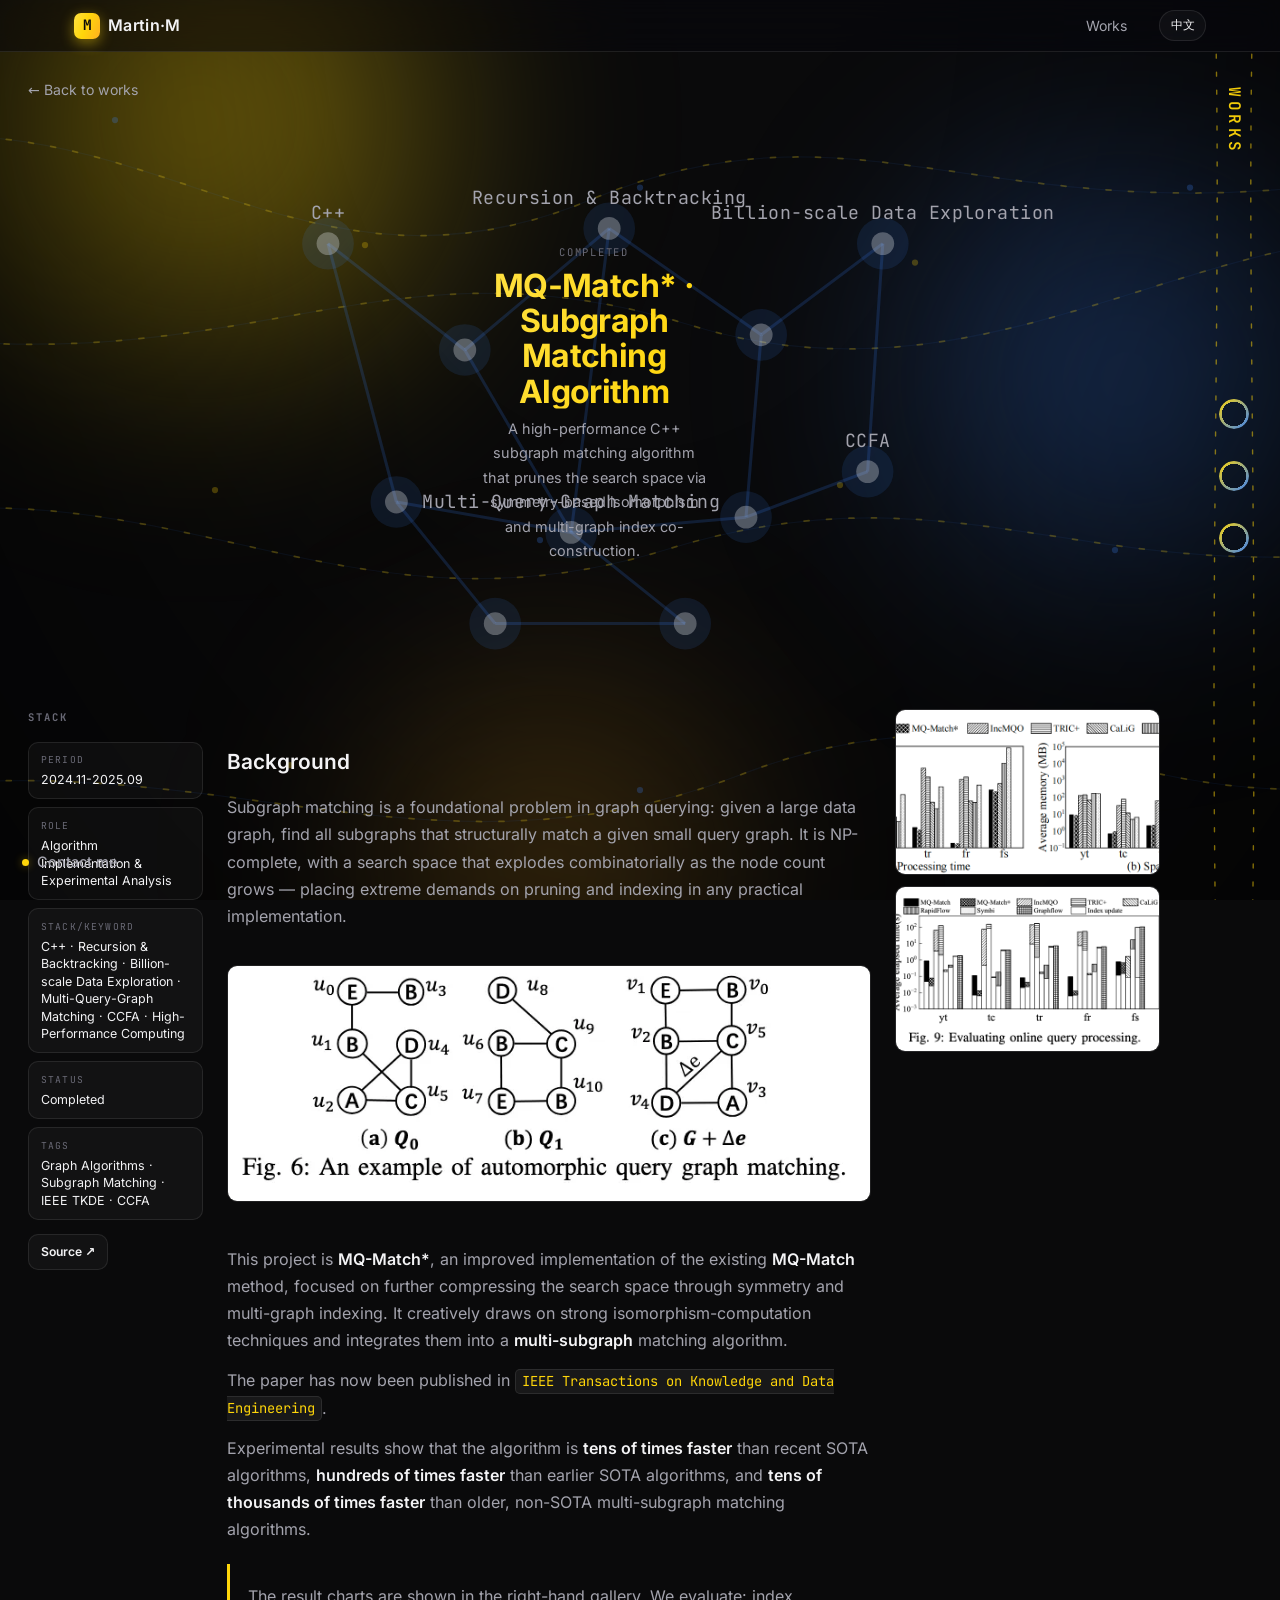
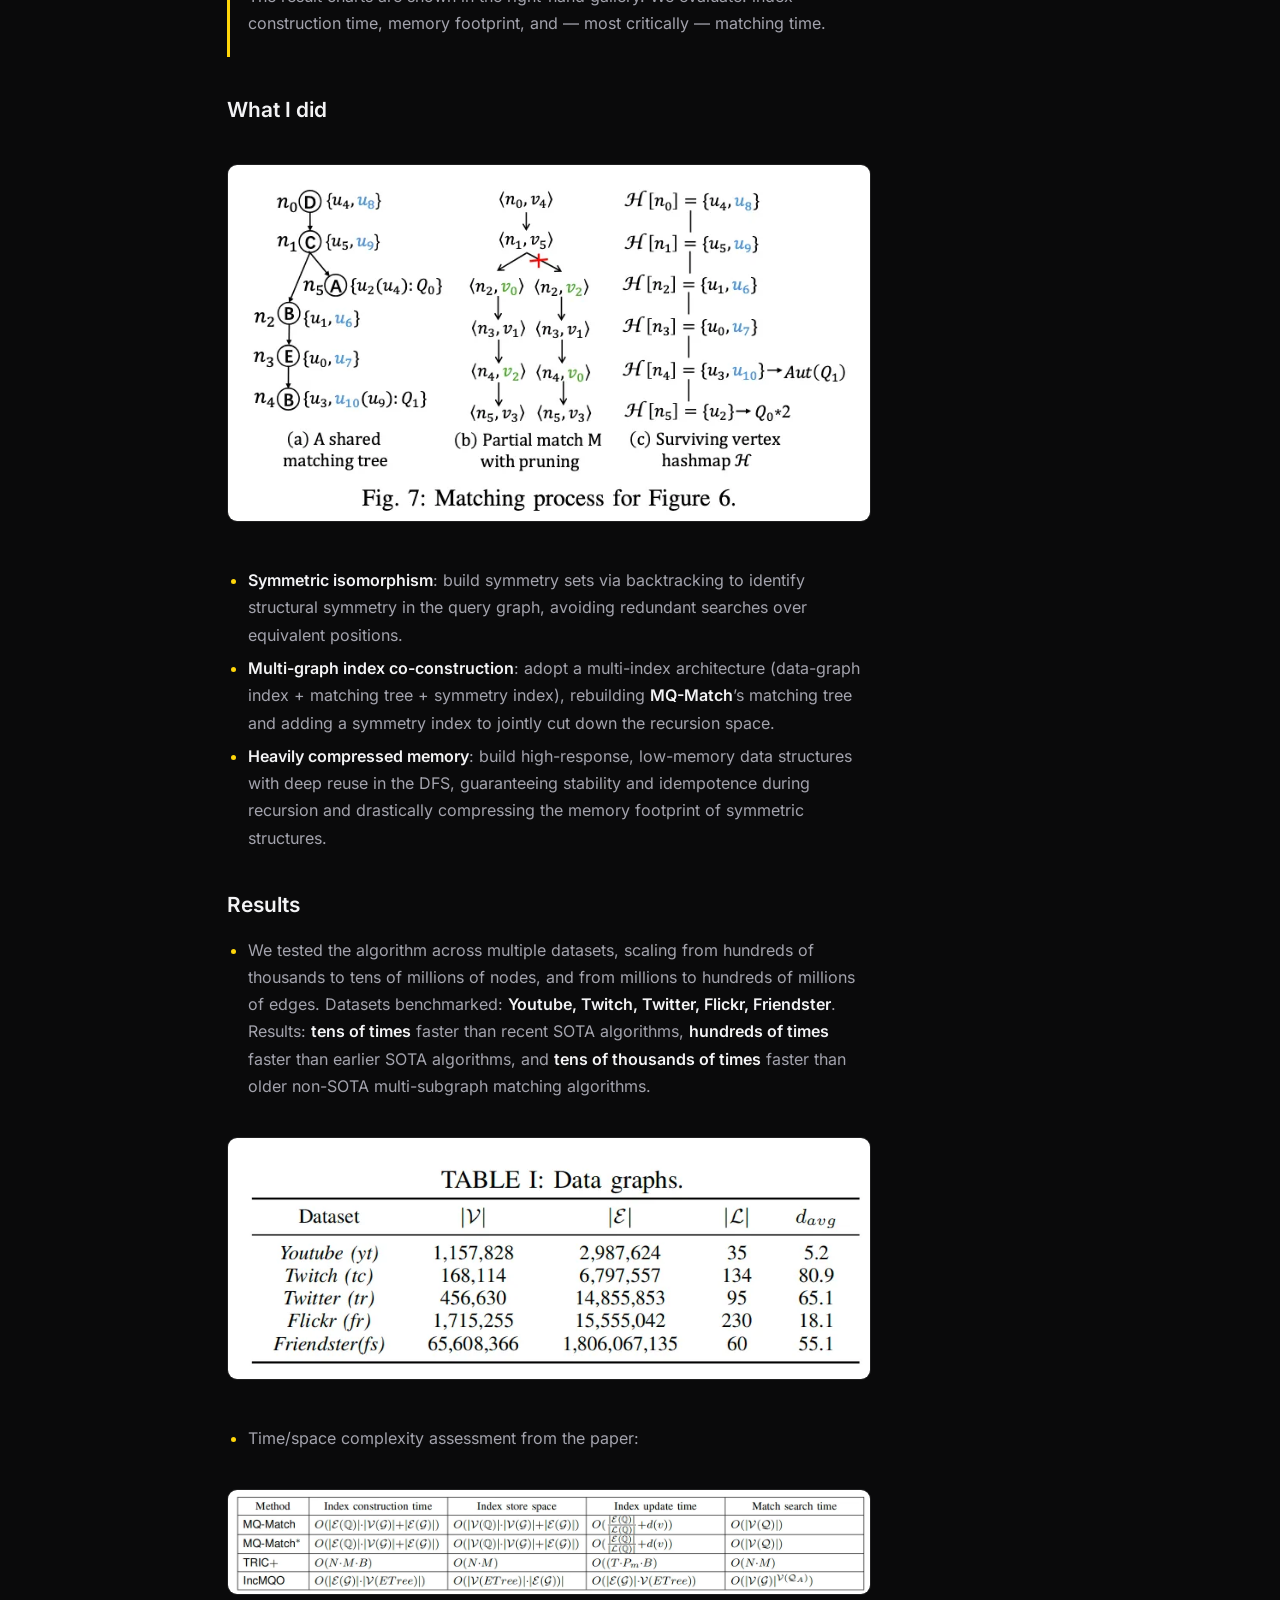
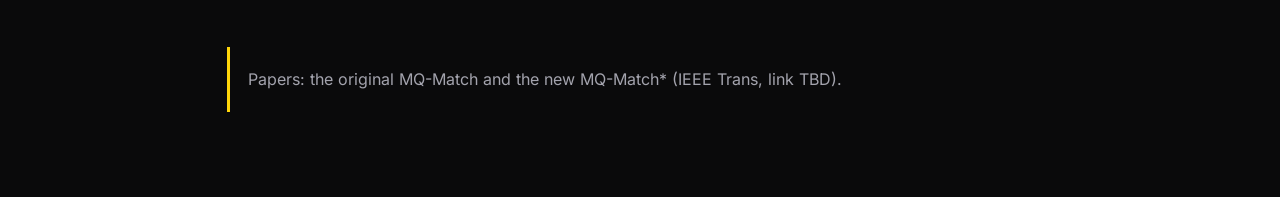
<file: en/works/mqam/index.html>
<!DOCTYPE html><html lang="en" data-astro-cid-5hce7sga> <head><meta charset="UTF-8"><meta name="viewport" content="width=device-width, initial-scale=1.0"><meta name="generator" content="Astro v5.18.2"><meta name="description" content="A high-performance C++ subgraph matching algorithm that prunes the search space via symmetry-based isomorphism and multi-graph index co-construction."><meta name="theme-color" content="#0a0a0b"><link rel="icon" type="image/svg+xml" href="/favicon.svg"><!-- 字体自托管:见 public/fonts/;不依赖 Google Fonts,国内可正常加载 --><link rel="preload" href="/fonts/inter-latin-variable.woff2" as="font" type="font/woff2" crossorigin><title>MQ-Match* · Subgraph Matching Algorithm · Martin·M</title><noscript><style>
        .reveal {
          opacity: 1 !important;
          transform: none !important;
        }
      </style></noscript><link rel="stylesheet" href="/_astro/index.BvzYGxZP.css">
<link rel="stylesheet" href="/_astro/_slug_.C5hibBE-.css">
<style>.work-dock[data-astro-cid-vfebusfv]{position:fixed;right:0;top:var(--headbar-h);bottom:0;width:var(--dock-w);z-index:20;pointer-events:auto;display:flex;flex-direction:column;justify-content:center;align-items:center;overflow:hidden;transition:width .42s cubic-bezier(.2,.7,.2,1)}.work-dock[data-astro-cid-vfebusfv].is-expandable:hover{width:clamp(320px,33vw,380px);align-items:flex-start}.dock-lines[data-astro-cid-vfebusfv]{position:absolute;inset:0;width:100%;height:100%;pointer-events:none}.dock-line[data-astro-cid-vfebusfv]{fill:none;stroke:#ffd60a80;stroke-width:1.4;stroke-dasharray:4 14;stroke-linecap:round;animation:dash-flow 14s linear infinite;vector-effect:non-scaling-stroke}.dock-title[data-astro-cid-vfebusfv]{position:absolute;top:2.2rem;left:50%;transform:translate(-50%);font-family:var(--font-mono);font-size:1rem;font-weight:600;letter-spacing:.22em;color:var(--accent);white-space:nowrap;z-index:2;transition:opacity .32s ease}.dock-title-v[data-astro-cid-vfebusfv]{writing-mode:vertical-rl;opacity:.95}.dock-title-h[data-astro-cid-vfebusfv]{writing-mode:horizontal-tb;opacity:0}.work-dock[data-astro-cid-vfebusfv].is-expandable:hover .dock-title-v[data-astro-cid-vfebusfv]{opacity:0}.work-dock[data-astro-cid-vfebusfv].is-expandable:hover .dock-title-h[data-astro-cid-vfebusfv]{opacity:.95}.dock-list[data-astro-cid-vfebusfv]{position:relative;z-index:1;list-style:none;margin:0;padding:1rem;display:flex;flex-direction:column;gap:2rem;align-items:center}.work-dock[data-astro-cid-vfebusfv].is-expandable:hover .dock-list[data-astro-cid-vfebusfv]{align-items:flex-start}.dock-list[data-astro-cid-vfebusfv] li[data-astro-cid-vfebusfv]{list-style:none}.dock-item[data-astro-cid-vfebusfv]{position:relative;display:flex;align-items:center;text-decoration:none}.node[data-astro-cid-vfebusfv]{position:relative;z-index:1;width:30px;height:30px;border-radius:50%;background:var(--yb-grad);-webkit-mask:radial-gradient(circle at center,transparent 0 57%,#000 58%);mask:radial-gradient(circle at center,transparent 0 57%,#000 58%);box-shadow:0 0 14px var(--accent-glow);flex-shrink:0;transition:transform .25s ease,box-shadow .25s ease}.node-label[data-astro-cid-vfebusfv]{position:absolute;left:calc(100% + .7rem);top:50%;transform:translateY(-50%);font-size:1rem;font-weight:600;white-space:nowrap;background:var(--yb-grad);-webkit-background-clip:text;background-clip:text;color:transparent;opacity:0;pointer-events:none;transition:opacity .3s ease,transform .25s ease}.work-dock[data-astro-cid-vfebusfv].is-expandable:hover .node-label[data-astro-cid-vfebusfv]{opacity:1;pointer-events:auto}.dock-item[data-astro-cid-vfebusfv]:hover .node-label[data-astro-cid-vfebusfv]{transform:translateY(-50%) scale(1.08)}.dock-item[data-astro-cid-vfebusfv]:hover .node[data-astro-cid-vfebusfv]{transform:scale(1.16);box-shadow:0 0 20px var(--accent-glow)}@media(max-width:820px){.work-dock[data-astro-cid-vfebusfv]{display:none}}
</style></head> <body data-astro-cid-5hce7sga> <!-- 流动背景：极光 + 数据流 --> <div class="bg" aria-hidden="true" data-astro-cid-5hce7sga> <div class="aurora aurora--1" data-astro-cid-5hce7sga></div> <div class="aurora aurora--2" data-astro-cid-5hce7sga></div> <div class="aurora aurora--3" data-astro-cid-5hce7sga></div> </div> <svg class="datastreams" viewBox="0 0 1200 720" preserveAspectRatio="xMidYMid slice" aria-hidden="true" data-astro-cid-rknszual> <path class="stream-base" d="M-50,120 C 200,60 320,260 560,160 S 900,220 1300,120" data-astro-cid-rknszual></path><path class="stream-base" d="M-50,420 C 220,360 360,520 620,440 S 980,500 1300,420" data-astro-cid-rknszual></path><path class="stream-base" d="M-50,640 C 240,580 420,720 680,620 S 1000,700 1300,600" data-astro-cid-rknszual></path><path class="stream-base" d="M1300,200 C 1080,140 900,340 640,260 S 280,320 -50,260" data-astro-cid-rknszual></path> <path class="stream-flow" d="M-50,120 C 200,60 320,260 560,160 S 900,220 1300,120" data-astro-cid-rknszual></path><path class="stream-flow" d="M-50,420 C 220,360 360,520 620,440 S 980,500 1300,420" data-astro-cid-rknszual></path><path class="stream-flow" d="M-50,640 C 240,580 420,720 680,620 S 1000,700 1300,600" data-astro-cid-rknszual></path><path class="stream-flow" d="M1300,200 C 1080,140 900,340 640,260 S 280,320 -50,260" data-astro-cid-rknszual></path> <circle class="ds-node" cx="180" cy="96" r="2.5" data-astro-cid-rknszual></circle><circle class="ds-node" cx="380" cy="196" r="2.5" data-astro-cid-rknszual></circle><circle class="ds-node" cx="600" cy="150" r="2.5" data-astro-cid-rknszual></circle><circle class="ds-node" cx="820" cy="210" r="2.5" data-astro-cid-rknszual></circle><circle class="ds-node" cx="1040" cy="150" r="2.5" data-astro-cid-rknszual></circle><circle class="ds-node" cx="260" cy="392" r="2.5" data-astro-cid-rknszual></circle><circle class="ds-node" cx="520" cy="432" r="2.5" data-astro-cid-rknszual></circle><circle class="ds-node" cx="760" cy="388" r="2.5" data-astro-cid-rknszual></circle><circle class="ds-node" cx="980" cy="440" r="2.5" data-astro-cid-rknszual></circle><circle class="ds-node" cx="320" cy="612" r="2.5" data-astro-cid-rknszual></circle><circle class="ds-node" cx="600" cy="632" r="2.5" data-astro-cid-rknszual></circle><circle class="ds-node" cx="880" cy="600" r="2.5" data-astro-cid-rknszual></circle> </svg>  <!-- 锁定顶部的 HeadBar --> <header class="headbar" data-astro-cid-zgqbbidy> <div class="headbar-inner" data-astro-cid-zgqbbidy> <a class="brand" href="/en/" data-astro-cid-zgqbbidy> <span class="brand-mark" data-astro-cid-zgqbbidy>M</span> <span class="brand-name" data-astro-cid-zgqbbidy>Martin·M</span> </a> <nav class="head-nav" data-astro-cid-zgqbbidy> <a href="/en/#works" data-astro-cid-zgqbbidy>Works</a> <!-- 以后可在此扩展更多入口 --> </nav> <a class="lang-switch" href="/works/mqam/" hreflang="zh-CN" data-astro-cid-zgqbbidy> 中文 </a> </div> </header>  <!-- 左下：联系我们 --> <aside class="contact-corner" aria-label="Contact me" data-astro-cid-gcv5hsfa> <button class="contact-head" type="button" aria-expanded="false" data-contact-toggle data-astro-cid-gcv5hsfa> <span class="pulse-dot" aria-hidden="true" data-astro-cid-gcv5hsfa></span> <span class="contact-label" data-astro-cid-gcv5hsfa>Contact me</span> </button> <div class="contact-panel" aria-hidden="true" data-astro-cid-gcv5hsfa> <button class="contact-close" type="button" aria-label="Close" data-contact-close data-astro-cid-gcv5hsfa> <svg viewBox="0 0 24 24" width="14" height="14" aria-hidden="true" data-astro-cid-gcv5hsfa> <path d="M6 6l12 12M18 6L6 18" fill="none" stroke="currentColor" stroke-width="2" stroke-linecap="round" data-astro-cid-gcv5hsfa></path> </svg> </button> <div class="contact-item" data-astro-cid-gcv5hsfa> <span class="ci-name" data-astro-cid-gcv5hsfa>GitHub</span> <div class="ci-row" data-astro-cid-gcv5hsfa> <a class="ci-link" href="https://github.com/ShermonMa" target="_blank" rel="noopener" data-astro-cid-gcv5hsfa> https://github.com/ShermonMa </a> <button class="ci-copy" type="button" data-copy="https://github.com/ShermonMa" aria-label="copy" data-astro-cid-gcv5hsfa> <span class="ci-copy-text" data-astro-cid-gcv5hsfa>copy</span> </button> </div> </div><div class="contact-item" data-astro-cid-gcv5hsfa> <span class="ci-name" data-astro-cid-gcv5hsfa>Email</span> <div class="ci-row" data-astro-cid-gcv5hsfa> <a class="ci-link" href="mailto:xinming_ma_cs@163.com" data-astro-cid-gcv5hsfa> xinming_ma_cs@163.com </a> <button class="ci-copy" type="button" data-copy="xinming_ma_cs@163.com" aria-label="copy" data-astro-cid-gcv5hsfa> <span class="ci-copy-text" data-astro-cid-gcv5hsfa>copy</span> </button> </div> </div> </div> </aside>  <script type="module">const e=document.querySelector(".contact-corner");if(e){const o=e.querySelector("[data-contact-toggle]"),r=e.querySelector("[data-contact-close]"),s=e.querySelector(".contact-panel"),a=t=>{e.classList.toggle("open",t),o?.setAttribute("aria-expanded",t?"true":"false"),s?.setAttribute("aria-hidden",t?"false":"true")};o?.addEventListener("click",()=>a(!e.classList.contains("open"))),r?.addEventListener("click",()=>a(!1)),e.querySelectorAll("[data-copy]").forEach(t=>{const c=t.querySelector(".ci-copy-text");t.addEventListener("click",async n=>{n.preventDefault(),n.stopPropagation();const i=t.getAttribute("data-copy")||"";try{await navigator.clipboard.writeText(i)}catch{}const l=c?.textContent||"";t.classList.add("copied"),c&&(c.textContent="✓"),window.setTimeout(()=>{t.classList.remove("copied"),c&&(c.textContent=l)},1200)})})}</script> <!-- 页面内容（全宽，各页面自管排版） --> <main data-astro-cid-5hce7sga>  <article class="work" data-astro-cid-v2xlyr7k> <nav class="work-dock" aria-label="Work nodes" data-astro-cid-vfebusfv> <!-- 两根与主页同款的黄色数据流 --> <svg class="dock-lines" viewBox="0 0 100 100" preserveAspectRatio="none" aria-hidden="true" data-astro-cid-vfebusfv> <path class="dock-line" d="M30,-4 C36,28 24,58 30,104" data-astro-cid-vfebusfv></path> <path class="dock-line" d="M70,-4 C64,28 76,58 70,104" style="animation-delay:3s" data-astro-cid-vfebusfv></path> </svg> <!-- 标题：两线中间；默认纵向，展开后横向（仅 expandable 时交叉淡入） --> <span class="dock-title dock-title-v" data-astro-cid-vfebusfv>WORKS</span> <span class="dock-title dock-title-h" data-astro-cid-vfebusfv>WORKS</span> <ul class="dock-list" data-astro-cid-vfebusfv> <li data-astro-cid-vfebusfv> <a class="dock-item" href="/en/works/mqam/" title="MQ-Match* · Subgraph Matching Algorithm" data-astro-cid-vfebusfv> <span class="node" data-astro-cid-vfebusfv></span> <span class="node-label" data-astro-cid-vfebusfv>MQ-Match* · Subgraph Matching Algorithm</span> </a> </li><li data-astro-cid-vfebusfv> <a class="dock-item" href="/en/works/otterscout/" title="OtterScout · Daily Topic-Tracking Agent" data-astro-cid-vfebusfv> <span class="node" data-astro-cid-vfebusfv></span> <span class="node-label" data-astro-cid-vfebusfv>OtterScout · Daily Topic-Tracking Agent</span> </a> </li><li data-astro-cid-vfebusfv> <a class="dock-item" href="/en/works/sesame-sauce/" title="SesameSauce · Video Platform" data-astro-cid-vfebusfv> <span class="node" data-astro-cid-vfebusfv></span> <span class="node-label" data-astro-cid-vfebusfv>SesameSauce · Video Platform</span> </a> </li> </ul> </nav>  <script type="module">const e=document.querySelector(".work-dock.is-expandable");e&&(e.addEventListener("mouseenter",()=>document.body.classList.add("dock-open")),e.addEventListener("mouseleave",()=>document.body.classList.remove("dock-open")));</script> <a href="/en/" class="back reveal" data-astro-cid-v2xlyr7k>← Back to works</a> <!-- 主题化视觉 --> <div class="theme-graph" data-astro-cid-eexd4jjz> <svg class="graph-svg" viewBox="0 0 100 72" preserveAspectRatio="xMidYMid meet" aria-hidden="true" data-astro-cid-eexd4jjz> <g data-astro-cid-eexd4jjz> <line class="edge-base" x1="15" y1="16" x2="33" y2="30" data-astro-cid-eexd4jjz></line> <line class="edge-spark" style="animation-delay:0.00s" x1="15" y1="16" x2="33" y2="30" data-astro-cid-eexd4jjz></line> </g><g data-astro-cid-eexd4jjz> <line class="edge-base" x1="33" y1="30" x2="52" y2="14" data-astro-cid-eexd4jjz></line> <line class="edge-spark" style="animation-delay:0.26s" x1="33" y1="30" x2="52" y2="14" data-astro-cid-eexd4jjz></line> </g><g data-astro-cid-eexd4jjz> <line class="edge-base" x1="52" y1="14" x2="72" y2="28" data-astro-cid-eexd4jjz></line> <line class="edge-spark" style="animation-delay:0.52s" x1="52" y1="14" x2="72" y2="28" data-astro-cid-eexd4jjz></line> </g><g data-astro-cid-eexd4jjz> <line class="edge-base" x1="72" y1="28" x2="88" y2="16" data-astro-cid-eexd4jjz></line> <line class="edge-spark" style="animation-delay:0.78s" x1="72" y1="28" x2="88" y2="16" data-astro-cid-eexd4jjz></line> </g><g data-astro-cid-eexd4jjz> <line class="edge-base" x1="15" y1="16" x2="24" y2="50" data-astro-cid-eexd4jjz></line> <line class="edge-spark" style="animation-delay:1.04s" x1="15" y1="16" x2="24" y2="50" data-astro-cid-eexd4jjz></line> </g><g data-astro-cid-eexd4jjz> <line class="edge-base" x1="33" y1="30" x2="47" y2="54" data-astro-cid-eexd4jjz></line> <line class="edge-spark" style="animation-delay:1.30s" x1="33" y1="30" x2="47" y2="54" data-astro-cid-eexd4jjz></line> </g><g data-astro-cid-eexd4jjz> <line class="edge-base" x1="52" y1="14" x2="47" y2="54" data-astro-cid-eexd4jjz></line> <line class="edge-spark" style="animation-delay:1.56s" x1="52" y1="14" x2="47" y2="54" data-astro-cid-eexd4jjz></line> </g><g data-astro-cid-eexd4jjz> <line class="edge-base" x1="72" y1="28" x2="70" y2="52" data-astro-cid-eexd4jjz></line> <line class="edge-spark" style="animation-delay:1.82s" x1="72" y1="28" x2="70" y2="52" data-astro-cid-eexd4jjz></line> </g><g data-astro-cid-eexd4jjz> <line class="edge-base" x1="88" y1="16" x2="86" y2="46" data-astro-cid-eexd4jjz></line> <line class="edge-spark" style="animation-delay:2.08s" x1="88" y1="16" x2="86" y2="46" data-astro-cid-eexd4jjz></line> </g><g data-astro-cid-eexd4jjz> <line class="edge-base" x1="24" y1="50" x2="47" y2="54" data-astro-cid-eexd4jjz></line> <line class="edge-spark" style="animation-delay:2.34s" x1="24" y1="50" x2="47" y2="54" data-astro-cid-eexd4jjz></line> </g><g data-astro-cid-eexd4jjz> <line class="edge-base" x1="47" y1="54" x2="70" y2="52" data-astro-cid-eexd4jjz></line> <line class="edge-spark" style="animation-delay:2.60s" x1="47" y1="54" x2="70" y2="52" data-astro-cid-eexd4jjz></line> </g><g data-astro-cid-eexd4jjz> <line class="edge-base" x1="70" y1="52" x2="86" y2="46" data-astro-cid-eexd4jjz></line> <line class="edge-spark" style="animation-delay:2.86s" x1="70" y1="52" x2="86" y2="46" data-astro-cid-eexd4jjz></line> </g><g data-astro-cid-eexd4jjz> <line class="edge-base" x1="24" y1="50" x2="37" y2="66" data-astro-cid-eexd4jjz></line> <line class="edge-spark" style="animation-delay:3.12s" x1="24" y1="50" x2="37" y2="66" data-astro-cid-eexd4jjz></line> </g><g data-astro-cid-eexd4jjz> <line class="edge-base" x1="47" y1="54" x2="62" y2="66" data-astro-cid-eexd4jjz></line> <line class="edge-spark" style="animation-delay:3.38s" x1="47" y1="54" x2="62" y2="66" data-astro-cid-eexd4jjz></line> </g><g data-astro-cid-eexd4jjz> <line class="edge-base" x1="37" y1="66" x2="62" y2="66" data-astro-cid-eexd4jjz></line> <line class="edge-spark" style="animation-delay:3.64s" x1="37" y1="66" x2="62" y2="66" data-astro-cid-eexd4jjz></line> </g> <g class="node-group" style="animation-delay:0.00s" data-astro-cid-eexd4jjz> <circle class="node-halo" cx="15" cy="16" r="3.4" data-astro-cid-eexd4jjz></circle> <circle class="node-core" cx="15" cy="16" r="1.5" data-astro-cid-eexd4jjz></circle> <text class="node-label" x="15" y="12.8" text-anchor="middle" data-astro-cid-eexd4jjz> C++ </text> </g><g class="node-group" style="animation-delay:0.26s" data-astro-cid-eexd4jjz> <circle class="node-halo" cx="33" cy="30" r="3.4" data-astro-cid-eexd4jjz></circle> <circle class="node-core" cx="33" cy="30" r="1.5" data-astro-cid-eexd4jjz></circle>  </g><g class="node-group" style="animation-delay:0.52s" data-astro-cid-eexd4jjz> <circle class="node-halo" cx="52" cy="14" r="3.4" data-astro-cid-eexd4jjz></circle> <circle class="node-core" cx="52" cy="14" r="1.5" data-astro-cid-eexd4jjz></circle> <text class="node-label" x="52" y="10.8" text-anchor="middle" data-astro-cid-eexd4jjz> Recursion &amp; Backtracking </text> </g><g class="node-group" style="animation-delay:0.78s" data-astro-cid-eexd4jjz> <circle class="node-halo" cx="72" cy="28" r="3.4" data-astro-cid-eexd4jjz></circle> <circle class="node-core" cx="72" cy="28" r="1.5" data-astro-cid-eexd4jjz></circle>  </g><g class="node-group" style="animation-delay:1.04s" data-astro-cid-eexd4jjz> <circle class="node-halo" cx="88" cy="16" r="3.4" data-astro-cid-eexd4jjz></circle> <circle class="node-core" cx="88" cy="16" r="1.5" data-astro-cid-eexd4jjz></circle> <text class="node-label" x="88" y="12.8" text-anchor="middle" data-astro-cid-eexd4jjz> Billion-scale Data Exploration </text> </g><g class="node-group" style="animation-delay:1.30s" data-astro-cid-eexd4jjz> <circle class="node-halo" cx="24" cy="50" r="3.4" data-astro-cid-eexd4jjz></circle> <circle class="node-core" cx="24" cy="50" r="1.5" data-astro-cid-eexd4jjz></circle>  </g><g class="node-group" style="animation-delay:1.56s" data-astro-cid-eexd4jjz> <circle class="node-halo" cx="47" cy="54" r="3.4" data-astro-cid-eexd4jjz></circle> <circle class="node-core" cx="47" cy="54" r="1.5" data-astro-cid-eexd4jjz></circle> <text class="node-label" x="47" y="50.8" text-anchor="middle" data-astro-cid-eexd4jjz> Multi-Query-Graph Matching </text> </g><g class="node-group" style="animation-delay:1.82s" data-astro-cid-eexd4jjz> <circle class="node-halo" cx="70" cy="52" r="3.4" data-astro-cid-eexd4jjz></circle> <circle class="node-core" cx="70" cy="52" r="1.5" data-astro-cid-eexd4jjz></circle>  </g><g class="node-group" style="animation-delay:2.08s" data-astro-cid-eexd4jjz> <circle class="node-halo" cx="86" cy="46" r="3.4" data-astro-cid-eexd4jjz></circle> <circle class="node-core" cx="86" cy="46" r="1.5" data-astro-cid-eexd4jjz></circle> <text class="node-label" x="86" y="42.8" text-anchor="middle" data-astro-cid-eexd4jjz> CCFA </text> </g><g class="node-group" style="animation-delay:2.34s" data-astro-cid-eexd4jjz> <circle class="node-halo" cx="37" cy="66" r="3.4" data-astro-cid-eexd4jjz></circle> <circle class="node-core" cx="37" cy="66" r="1.5" data-astro-cid-eexd4jjz></circle>  </g><g class="node-group" style="animation-delay:2.60s" data-astro-cid-eexd4jjz> <circle class="node-halo" cx="62" cy="66" r="3.4" data-astro-cid-eexd4jjz></circle> <circle class="node-core" cx="62" cy="66" r="1.5" data-astro-cid-eexd4jjz></circle>  </g> </svg> <div class="graph-center reveal" data-astro-cid-eexd4jjz> <span class="kicker" data-astro-cid-eexd4jjz>completed</span> <h2 class="grad" data-astro-cid-eexd4jjz>MQ-Match* · Subgraph Matching Algorithm</h2> <p class="tagline" data-astro-cid-eexd4jjz>A high-performance C++ subgraph matching algorithm that prunes the search space via symmetry-based isomorphism and multi-graph index co-construction.</p> </div> </div>  <!-- 三栏：左 meta（小）/ 中 文档（最大）/ 右 展示图（中，点击放大） --> <div class="work-grid" data-astro-cid-v2xlyr7k> <aside class="col-left reveal" data-astro-cid-v2xlyr7k> <h3 class="side-title" data-astro-cid-v2xlyr7k>Stack</h3> <div class="meta-list" data-astro-cid-v2xlyr7k> <div class="data-card" data-astro-cid-v2xlyr7k> <span class="dc-k" data-astro-cid-v2xlyr7k>Period</span> <span class="dc-v" data-astro-cid-v2xlyr7k>2024.11-2025.09</span> </div> <div class="data-card" data-astro-cid-v2xlyr7k> <span class="dc-k" data-astro-cid-v2xlyr7k>Role</span> <span class="dc-v" data-astro-cid-v2xlyr7k>Algorithm Implementation &amp; Experimental Analysis</span> </div> <div class="data-card" data-astro-cid-v2xlyr7k> <span class="dc-k" data-astro-cid-v2xlyr7k>Stack/Keyword</span> <span class="dc-v" data-astro-cid-v2xlyr7k>C++ · Recursion &amp; Backtracking · Billion-scale Data Exploration · Multi-Query-Graph Matching · CCFA · High-Performance Computing</span> </div> <div class="data-card" data-astro-cid-v2xlyr7k> <span class="dc-k" data-astro-cid-v2xlyr7k>status</span> <span class="dc-v" data-status="completed" data-astro-cid-v2xlyr7k>Completed</span> </div> <div class="data-card" data-astro-cid-v2xlyr7k> <span class="dc-k" data-astro-cid-v2xlyr7k>tags</span> <span class="dc-v" data-astro-cid-v2xlyr7k>Graph Algorithms · Subgraph Matching · IEEE TKDE · CCFA</span> </div> </div> <div class="links" data-astro-cid-v2xlyr7k>  <a class="btn" href="https://github.com/ShermonMa/MQAM" target="_blank" rel="noopener" data-astro-cid-v2xlyr7k>Source ↗</a> </div> </aside> <section class="col-center prose reveal" data-astro-cid-v2xlyr7k> <h2 id="background">Background</h2>
<p>Subgraph matching is a foundational problem in graph querying: given a large data graph, find all subgraphs that structurally match a given small query graph. It is NP-complete, with a search space that explodes combinatorially as the node count grows — placing extreme demands on pruning and indexing in any practical implementation.</p>
<p><img alt="Data graph &amp;#x26; query graph" loading="lazy" decoding="async" fetchpriority="auto" width="710" height="260" src="/_astro/Graphs.BIEWzhc2_AiSjH.webp" ></p>
<p>This project is <strong>MQ-Match*</strong>, an improved implementation of the existing <strong>MQ-Match</strong> method, focused on further compressing the search space through symmetry and multi-graph indexing. It creatively draws on strong isomorphism-computation techniques and integrates them into a <strong>multi-subgraph</strong> matching algorithm.</p>
<p>The paper has now been published in <code>IEEE Transactions on Knowledge and Data Engineering</code>.</p>
<p>Experimental results show that the algorithm is <strong>tens of times faster</strong> than recent SOTA algorithms, <strong>hundreds of times faster</strong> than earlier SOTA algorithms, and <strong>tens of thousands of times faster</strong> than older, non-SOTA multi-subgraph matching algorithms.</p>
<blockquote>
<p>The result charts are shown in the right-hand gallery. We evaluate: index construction time, memory footprint, and — most critically — matching time.</p>
</blockquote>
<h2 id="what-i-did">What I did</h2>
<p><img alt="Matching process" loading="lazy" decoding="async" fetchpriority="auto" width="750" height="416" src="/_astro/Matching.CuB7xY6W_Z1mXR4U.webp" ></p>
<ul>
<li><strong>Symmetric isomorphism</strong>: build symmetry sets via backtracking to identify structural symmetry in the query graph, avoiding redundant searches over equivalent positions.</li>
<li><strong>Multi-graph index co-construction</strong>: adopt a multi-index architecture (data-graph index + matching tree + symmetry index), rebuilding <strong>MQ-Match</strong>’s matching tree and adding a symmetry index to jointly cut down the recursion space.</li>
<li><strong>Heavily compressed memory</strong>: build high-response, low-memory data structures with deep reuse in the DFS, guaranteeing stability and idempotence during recursion and drastically compressing the memory footprint of symmetric structures.</li>
</ul>
<h2 id="results">Results</h2>
<ul>
<li>We tested the algorithm across multiple datasets, scaling from hundreds of thousands to tens of millions of nodes, and from millions to hundreds of millions of edges. Datasets benchmarked: <strong>Youtube, Twitch, Twitter, Flickr, Friendster</strong>. Results: <strong>tens of times</strong> faster than recent SOTA algorithms, <strong>hundreds of times</strong> faster than earlier SOTA algorithms, and <strong>tens of thousands of times</strong> faster than older non-SOTA multi-subgraph matching algorithms.</li>
</ul>
<p><img alt="Datasets" loading="lazy" decoding="async" fetchpriority="auto" width="826" height="310" src="/_astro/DataSets.yB0XX1XD_ZznKie.webp" ></p>
<ul>
<li>Time/space complexity assessment from the paper:</li>
</ul>
<p><img alt="Complexity comparison" loading="lazy" decoding="async" fetchpriority="auto" width="1498" height="244" src="/_astro/Complexity.CNMGI5e0_2dHVLH.webp" ></p>
<blockquote>
<p>Papers: the original MQ-Match and the new MQ-Match* (IEEE Trans, link TBD).</p>
</blockquote> </section> <aside class="col-right reveal" data-astro-cid-v2xlyr7k> <figure class="shot" data-astro-cid-v2xlyr7k> <img src="/works/mqam/SpeedDefault.png" data-zoom alt="" loading="lazy" data-astro-cid-v2xlyr7k> </figure><figure class="shot" data-astro-cid-v2xlyr7k> <img src="/works/mqam/SpeedDefault2.png" data-zoom alt="" loading="lazy" data-astro-cid-v2xlyr7k> </figure> </aside> </div> </article> <!-- 图片放大灯箱 --> <div class="lightbox" id="lb" hidden data-astro-cid-v2xlyr7k> <img id="lb-img" alt="" data-astro-cid-v2xlyr7k> </div>  <script type="module">const e=document.getElementById("lb"),t=document.getElementById("lb-img");if(e&&t){document.querySelectorAll("[data-zoom]").forEach(d=>{d.addEventListener("click",()=>{t.src=d.src,e.hidden=!1,document.body.style.overflow="hidden"})});const n=()=>{e.hidden=!0,t.src="",document.body.style.overflow=""};e.addEventListener("click",n),document.addEventListener("keydown",d=>{d.key==="Escape"&&!e.hidden&&n()})}</script>  </main> <script type="module">const i=document.querySelectorAll(".reveal");if(i.length&&"IntersectionObserver"in window){const s=new IntersectionObserver(t=>{for(const e of t)e.isIntersecting&&(e.target.classList.add("is-visible"),s.unobserve(e.target))},{threshold:0,rootMargin:"0px 0px 10% 0px"});i.forEach((t,e)=>{t.style.transitionDelay=`${Math.min(e*70,280)}ms`,s.observe(t)})}else i.forEach(s=>s.classList.add("is-visible"));</script> </body> </html>
</file>
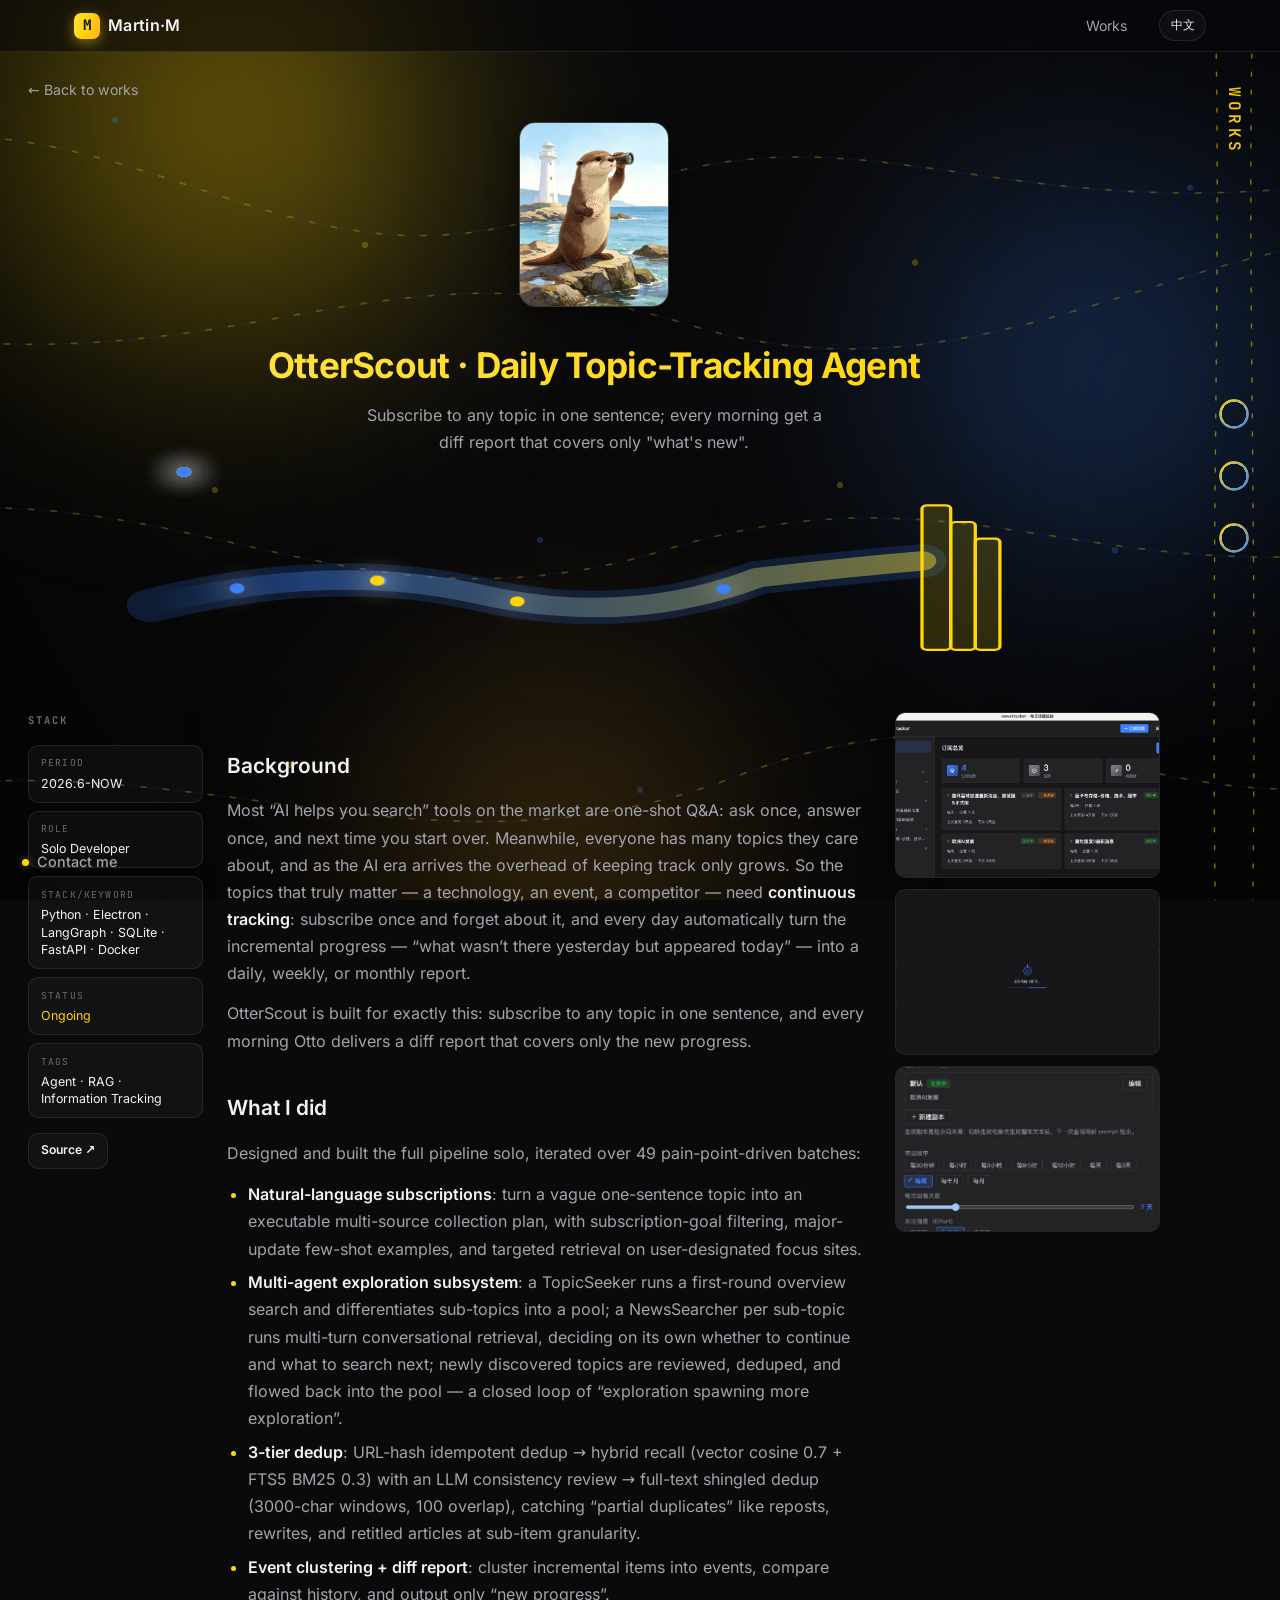
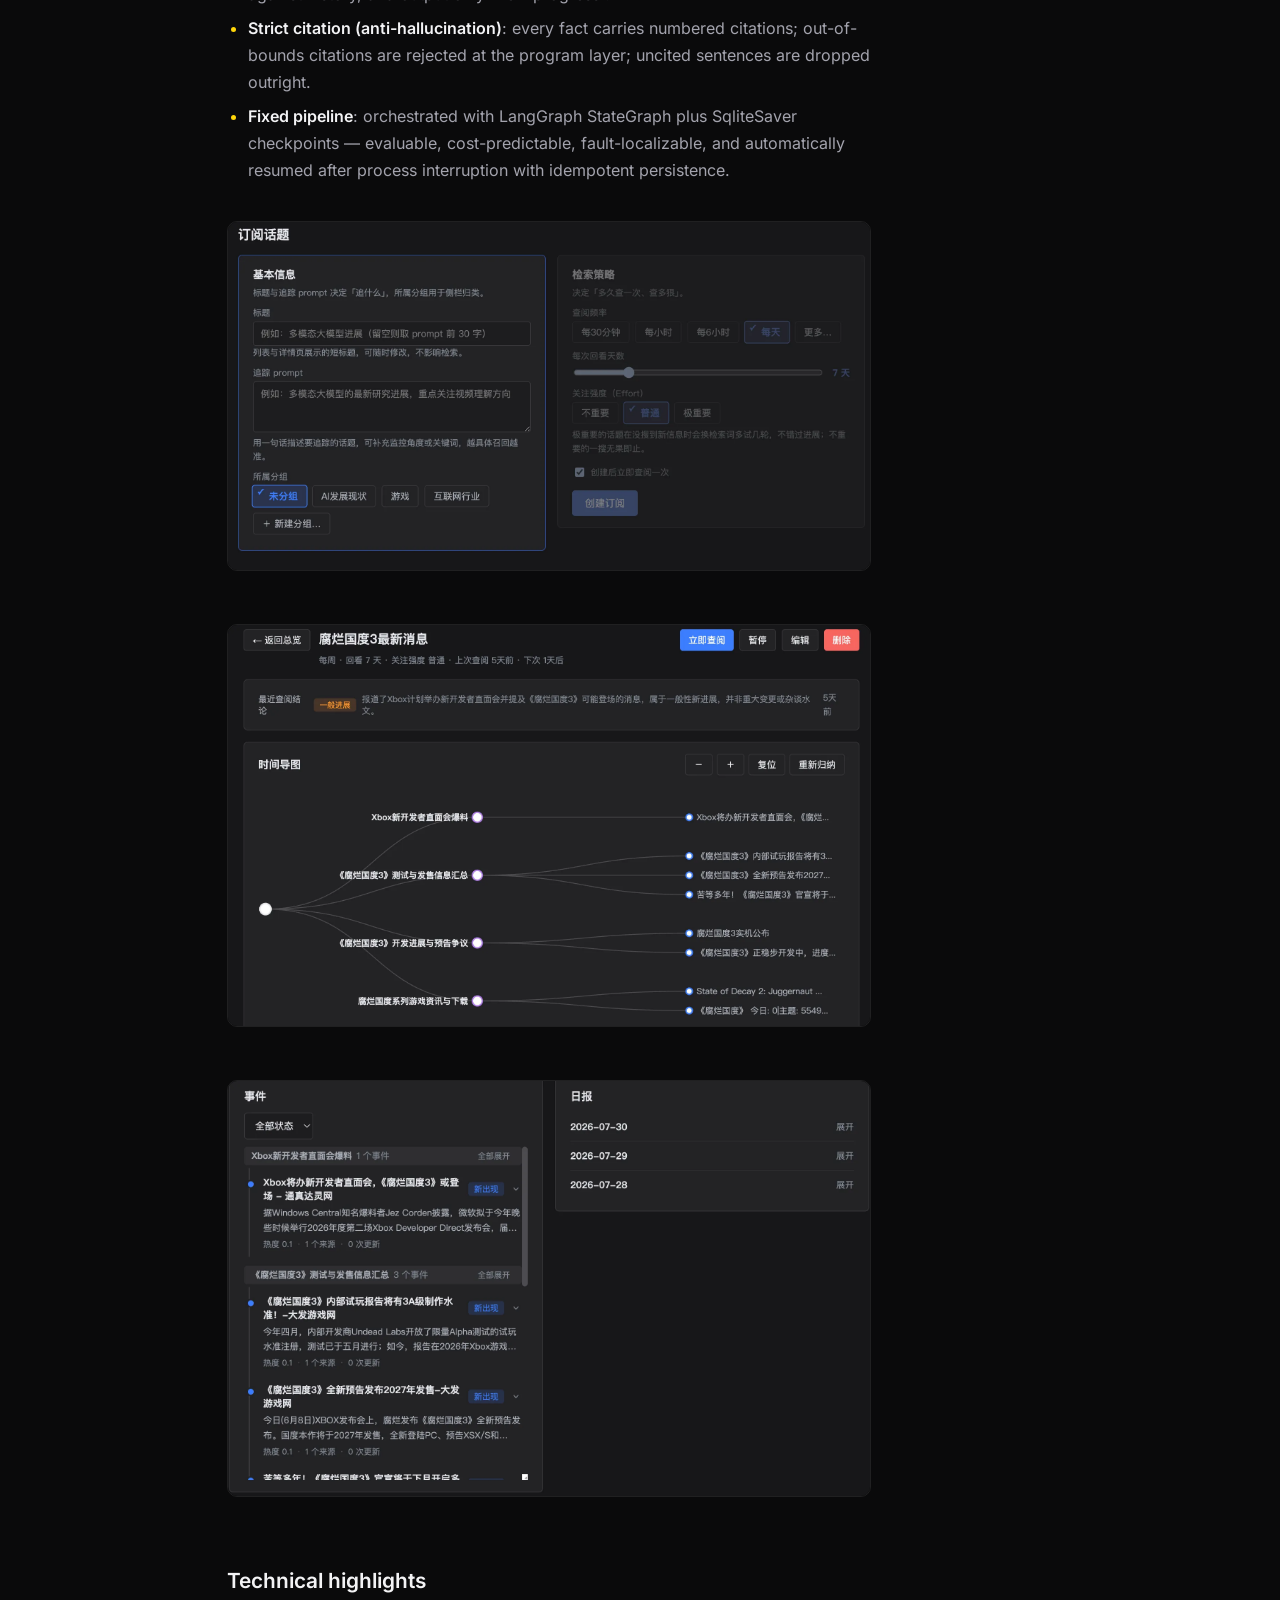
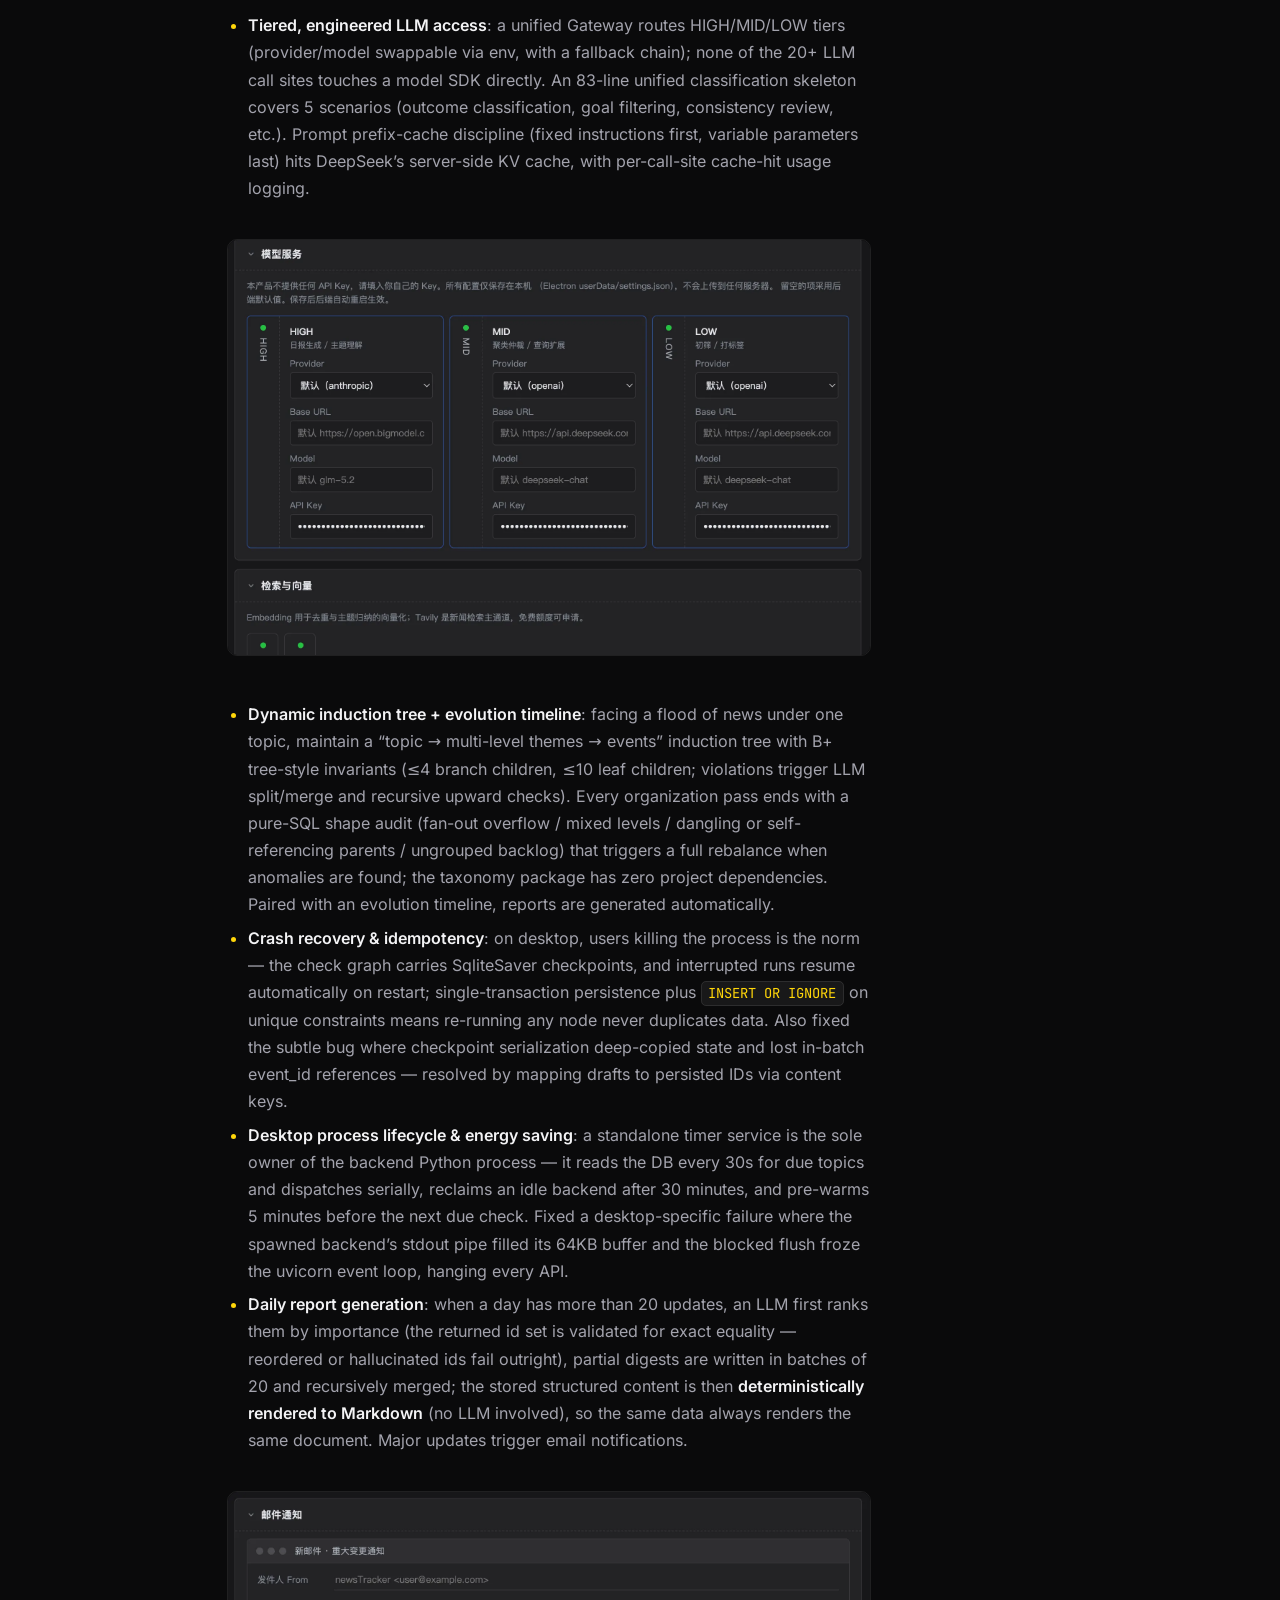
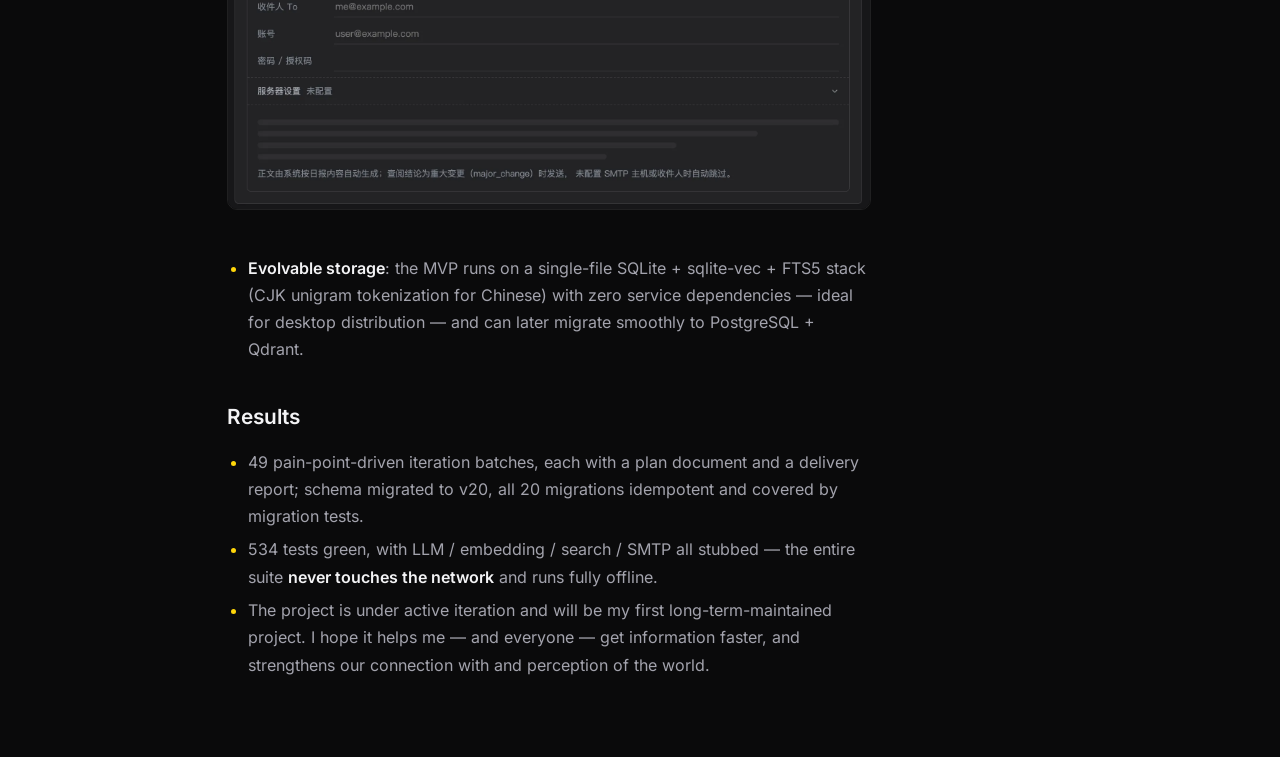
<file: en/works/otterscout/index.html>
<!DOCTYPE html><html lang="en" data-astro-cid-5hce7sga> <head><meta charset="UTF-8"><meta name="viewport" content="width=device-width, initial-scale=1.0"><meta name="generator" content="Astro v5.18.2"><meta name="description" content="Subscribe to any topic in one sentence; every morning get a diff report that covers only &#34;what's new&#34;."><meta name="theme-color" content="#0a0a0b"><link rel="icon" type="image/svg+xml" href="/favicon.svg"><!-- 字体自托管:见 public/fonts/;不依赖 Google Fonts,国内可正常加载 --><link rel="preload" href="/fonts/inter-latin-variable.woff2" as="font" type="font/woff2" crossorigin><title>OtterScout · Daily Topic-Tracking Agent · Martin·M</title><noscript><style>
        .reveal {
          opacity: 1 !important;
          transform: none !important;
        }
      </style></noscript><link rel="stylesheet" href="/_astro/index.BvzYGxZP.css">
<link rel="stylesheet" href="/_astro/_slug_.C5hibBE-.css">
<style>.work-dock[data-astro-cid-vfebusfv]{position:fixed;right:0;top:var(--headbar-h);bottom:0;width:var(--dock-w);z-index:20;pointer-events:auto;display:flex;flex-direction:column;justify-content:center;align-items:center;overflow:hidden;transition:width .42s cubic-bezier(.2,.7,.2,1)}.work-dock[data-astro-cid-vfebusfv].is-expandable:hover{width:clamp(320px,33vw,380px);align-items:flex-start}.dock-lines[data-astro-cid-vfebusfv]{position:absolute;inset:0;width:100%;height:100%;pointer-events:none}.dock-line[data-astro-cid-vfebusfv]{fill:none;stroke:#ffd60a80;stroke-width:1.4;stroke-dasharray:4 14;stroke-linecap:round;animation:dash-flow 14s linear infinite;vector-effect:non-scaling-stroke}.dock-title[data-astro-cid-vfebusfv]{position:absolute;top:2.2rem;left:50%;transform:translate(-50%);font-family:var(--font-mono);font-size:1rem;font-weight:600;letter-spacing:.22em;color:var(--accent);white-space:nowrap;z-index:2;transition:opacity .32s ease}.dock-title-v[data-astro-cid-vfebusfv]{writing-mode:vertical-rl;opacity:.95}.dock-title-h[data-astro-cid-vfebusfv]{writing-mode:horizontal-tb;opacity:0}.work-dock[data-astro-cid-vfebusfv].is-expandable:hover .dock-title-v[data-astro-cid-vfebusfv]{opacity:0}.work-dock[data-astro-cid-vfebusfv].is-expandable:hover .dock-title-h[data-astro-cid-vfebusfv]{opacity:.95}.dock-list[data-astro-cid-vfebusfv]{position:relative;z-index:1;list-style:none;margin:0;padding:1rem;display:flex;flex-direction:column;gap:2rem;align-items:center}.work-dock[data-astro-cid-vfebusfv].is-expandable:hover .dock-list[data-astro-cid-vfebusfv]{align-items:flex-start}.dock-list[data-astro-cid-vfebusfv] li[data-astro-cid-vfebusfv]{list-style:none}.dock-item[data-astro-cid-vfebusfv]{position:relative;display:flex;align-items:center;text-decoration:none}.node[data-astro-cid-vfebusfv]{position:relative;z-index:1;width:30px;height:30px;border-radius:50%;background:var(--yb-grad);-webkit-mask:radial-gradient(circle at center,transparent 0 57%,#000 58%);mask:radial-gradient(circle at center,transparent 0 57%,#000 58%);box-shadow:0 0 14px var(--accent-glow);flex-shrink:0;transition:transform .25s ease,box-shadow .25s ease}.node-label[data-astro-cid-vfebusfv]{position:absolute;left:calc(100% + .7rem);top:50%;transform:translateY(-50%);font-size:1rem;font-weight:600;white-space:nowrap;background:var(--yb-grad);-webkit-background-clip:text;background-clip:text;color:transparent;opacity:0;pointer-events:none;transition:opacity .3s ease,transform .25s ease}.work-dock[data-astro-cid-vfebusfv].is-expandable:hover .node-label[data-astro-cid-vfebusfv]{opacity:1;pointer-events:auto}.dock-item[data-astro-cid-vfebusfv]:hover .node-label[data-astro-cid-vfebusfv]{transform:translateY(-50%) scale(1.08)}.dock-item[data-astro-cid-vfebusfv]:hover .node[data-astro-cid-vfebusfv]{transform:scale(1.16);box-shadow:0 0 20px var(--accent-glow)}@media(max-width:820px){.work-dock[data-astro-cid-vfebusfv]{display:none}}
</style></head> <body data-astro-cid-5hce7sga> <!-- 流动背景：极光 + 数据流 --> <div class="bg" aria-hidden="true" data-astro-cid-5hce7sga> <div class="aurora aurora--1" data-astro-cid-5hce7sga></div> <div class="aurora aurora--2" data-astro-cid-5hce7sga></div> <div class="aurora aurora--3" data-astro-cid-5hce7sga></div> </div> <svg class="datastreams" viewBox="0 0 1200 720" preserveAspectRatio="xMidYMid slice" aria-hidden="true" data-astro-cid-rknszual> <path class="stream-base" d="M-50,120 C 200,60 320,260 560,160 S 900,220 1300,120" data-astro-cid-rknszual></path><path class="stream-base" d="M-50,420 C 220,360 360,520 620,440 S 980,500 1300,420" data-astro-cid-rknszual></path><path class="stream-base" d="M-50,640 C 240,580 420,720 680,620 S 1000,700 1300,600" data-astro-cid-rknszual></path><path class="stream-base" d="M1300,200 C 1080,140 900,340 640,260 S 280,320 -50,260" data-astro-cid-rknszual></path> <path class="stream-flow" d="M-50,120 C 200,60 320,260 560,160 S 900,220 1300,120" data-astro-cid-rknszual></path><path class="stream-flow" d="M-50,420 C 220,360 360,520 620,440 S 980,500 1300,420" data-astro-cid-rknszual></path><path class="stream-flow" d="M-50,640 C 240,580 420,720 680,620 S 1000,700 1300,600" data-astro-cid-rknszual></path><path class="stream-flow" d="M1300,200 C 1080,140 900,340 640,260 S 280,320 -50,260" data-astro-cid-rknszual></path> <circle class="ds-node" cx="180" cy="96" r="2.5" data-astro-cid-rknszual></circle><circle class="ds-node" cx="380" cy="196" r="2.5" data-astro-cid-rknszual></circle><circle class="ds-node" cx="600" cy="150" r="2.5" data-astro-cid-rknszual></circle><circle class="ds-node" cx="820" cy="210" r="2.5" data-astro-cid-rknszual></circle><circle class="ds-node" cx="1040" cy="150" r="2.5" data-astro-cid-rknszual></circle><circle class="ds-node" cx="260" cy="392" r="2.5" data-astro-cid-rknszual></circle><circle class="ds-node" cx="520" cy="432" r="2.5" data-astro-cid-rknszual></circle><circle class="ds-node" cx="760" cy="388" r="2.5" data-astro-cid-rknszual></circle><circle class="ds-node" cx="980" cy="440" r="2.5" data-astro-cid-rknszual></circle><circle class="ds-node" cx="320" cy="612" r="2.5" data-astro-cid-rknszual></circle><circle class="ds-node" cx="600" cy="632" r="2.5" data-astro-cid-rknszual></circle><circle class="ds-node" cx="880" cy="600" r="2.5" data-astro-cid-rknszual></circle> </svg>  <!-- 锁定顶部的 HeadBar --> <header class="headbar" data-astro-cid-zgqbbidy> <div class="headbar-inner" data-astro-cid-zgqbbidy> <a class="brand" href="/en/" data-astro-cid-zgqbbidy> <span class="brand-mark" data-astro-cid-zgqbbidy>M</span> <span class="brand-name" data-astro-cid-zgqbbidy>Martin·M</span> </a> <nav class="head-nav" data-astro-cid-zgqbbidy> <a href="/en/#works" data-astro-cid-zgqbbidy>Works</a> <!-- 以后可在此扩展更多入口 --> </nav> <a class="lang-switch" href="/works/otterscout/" hreflang="zh-CN" data-astro-cid-zgqbbidy> 中文 </a> </div> </header>  <!-- 左下：联系我们 --> <aside class="contact-corner" aria-label="Contact me" data-astro-cid-gcv5hsfa> <button class="contact-head" type="button" aria-expanded="false" data-contact-toggle data-astro-cid-gcv5hsfa> <span class="pulse-dot" aria-hidden="true" data-astro-cid-gcv5hsfa></span> <span class="contact-label" data-astro-cid-gcv5hsfa>Contact me</span> </button> <div class="contact-panel" aria-hidden="true" data-astro-cid-gcv5hsfa> <button class="contact-close" type="button" aria-label="Close" data-contact-close data-astro-cid-gcv5hsfa> <svg viewBox="0 0 24 24" width="14" height="14" aria-hidden="true" data-astro-cid-gcv5hsfa> <path d="M6 6l12 12M18 6L6 18" fill="none" stroke="currentColor" stroke-width="2" stroke-linecap="round" data-astro-cid-gcv5hsfa></path> </svg> </button> <div class="contact-item" data-astro-cid-gcv5hsfa> <span class="ci-name" data-astro-cid-gcv5hsfa>GitHub</span> <div class="ci-row" data-astro-cid-gcv5hsfa> <a class="ci-link" href="https://github.com/ShermonMa" target="_blank" rel="noopener" data-astro-cid-gcv5hsfa> https://github.com/ShermonMa </a> <button class="ci-copy" type="button" data-copy="https://github.com/ShermonMa" aria-label="copy" data-astro-cid-gcv5hsfa> <span class="ci-copy-text" data-astro-cid-gcv5hsfa>copy</span> </button> </div> </div><div class="contact-item" data-astro-cid-gcv5hsfa> <span class="ci-name" data-astro-cid-gcv5hsfa>Email</span> <div class="ci-row" data-astro-cid-gcv5hsfa> <a class="ci-link" href="mailto:xinming_ma_cs@163.com" data-astro-cid-gcv5hsfa> xinming_ma_cs@163.com </a> <button class="ci-copy" type="button" data-copy="xinming_ma_cs@163.com" aria-label="copy" data-astro-cid-gcv5hsfa> <span class="ci-copy-text" data-astro-cid-gcv5hsfa>copy</span> </button> </div> </div> </div> </aside>  <script type="module">const e=document.querySelector(".contact-corner");if(e){const o=e.querySelector("[data-contact-toggle]"),r=e.querySelector("[data-contact-close]"),s=e.querySelector(".contact-panel"),a=t=>{e.classList.toggle("open",t),o?.setAttribute("aria-expanded",t?"true":"false"),s?.setAttribute("aria-hidden",t?"false":"true")};o?.addEventListener("click",()=>a(!e.classList.contains("open"))),r?.addEventListener("click",()=>a(!1)),e.querySelectorAll("[data-copy]").forEach(t=>{const c=t.querySelector(".ci-copy-text");t.addEventListener("click",async n=>{n.preventDefault(),n.stopPropagation();const i=t.getAttribute("data-copy")||"";try{await navigator.clipboard.writeText(i)}catch{}const l=c?.textContent||"";t.classList.add("copied"),c&&(c.textContent="✓"),window.setTimeout(()=>{t.classList.remove("copied"),c&&(c.textContent=l)},1200)})})}</script> <!-- 页面内容（全宽，各页面自管排版） --> <main data-astro-cid-5hce7sga>  <article class="work" data-astro-cid-v2xlyr7k> <nav class="work-dock" aria-label="Work nodes" data-astro-cid-vfebusfv> <!-- 两根与主页同款的黄色数据流 --> <svg class="dock-lines" viewBox="0 0 100 100" preserveAspectRatio="none" aria-hidden="true" data-astro-cid-vfebusfv> <path class="dock-line" d="M30,-4 C36,28 24,58 30,104" data-astro-cid-vfebusfv></path> <path class="dock-line" d="M70,-4 C64,28 76,58 70,104" style="animation-delay:3s" data-astro-cid-vfebusfv></path> </svg> <!-- 标题：两线中间；默认纵向，展开后横向（仅 expandable 时交叉淡入） --> <span class="dock-title dock-title-v" data-astro-cid-vfebusfv>WORKS</span> <span class="dock-title dock-title-h" data-astro-cid-vfebusfv>WORKS</span> <ul class="dock-list" data-astro-cid-vfebusfv> <li data-astro-cid-vfebusfv> <a class="dock-item" href="/en/works/mqam/" title="MQ-Match* · Subgraph Matching Algorithm" data-astro-cid-vfebusfv> <span class="node" data-astro-cid-vfebusfv></span> <span class="node-label" data-astro-cid-vfebusfv>MQ-Match* · Subgraph Matching Algorithm</span> </a> </li><li data-astro-cid-vfebusfv> <a class="dock-item" href="/en/works/otterscout/" title="OtterScout · Daily Topic-Tracking Agent" data-astro-cid-vfebusfv> <span class="node" data-astro-cid-vfebusfv></span> <span class="node-label" data-astro-cid-vfebusfv>OtterScout · Daily Topic-Tracking Agent</span> </a> </li><li data-astro-cid-vfebusfv> <a class="dock-item" href="/en/works/sesame-sauce/" title="SesameSauce · Video Platform" data-astro-cid-vfebusfv> <span class="node" data-astro-cid-vfebusfv></span> <span class="node-label" data-astro-cid-vfebusfv>SesameSauce · Video Platform</span> </a> </li> </ul> </nav>  <script type="module">const e=document.querySelector(".work-dock.is-expandable");e&&(e.addEventListener("mouseenter",()=>document.body.classList.add("dock-open")),e.addEventListener("mouseleave",()=>document.body.classList.remove("dock-open")));</script> <a href="/en/" class="back reveal" data-astro-cid-v2xlyr7k>← Back to works</a> <!-- 主题化视觉 --> <div class="theme-dam" data-astro-cid-b5ulfaj2> <!-- OtterScout logo --> <div class="otter-slot reveal" data-astro-cid-b5ulfaj2> <img src="/_astro/logo.BuPECohT_2huulI.webp" alt="OtterScout logo" data-astro-cid-b5ulfaj2="true" loading="lazy" decoding="async" fetchpriority="auto" width="420" height="519" class="logo"> </div> <div class="dam-title reveal" data-astro-cid-b5ulfaj2> <h2 class="grad" data-astro-cid-b5ulfaj2>OtterScout · Daily Topic-Tracking Agent</h2> <p class="tagline" data-astro-cid-b5ulfaj2>Subscribe to any topic in one sentence; every morning get a diff report that covers only &quot;what&#39;s new&quot;.</p> </div> <!-- 信息河流 + Agent 大坝 --> <svg class="river-svg" viewBox="0 0 100 36" preserveAspectRatio="none" aria-hidden="true" data-astro-cid-b5ulfaj2> <defs data-astro-cid-b5ulfaj2> <linearGradient id="riverg" x1="0" y1="0" x2="1" y2="0" data-astro-cid-b5ulfaj2> <stop offset="0" stop-color="rgba(59,130,246,0)" data-astro-cid-b5ulfaj2></stop> <stop offset="0.2" stop-color="rgba(59,130,246,0.35)" data-astro-cid-b5ulfaj2></stop> <stop offset="1" stop-color="rgba(255,214,10,0.5)" data-astro-cid-b5ulfaj2></stop> </linearGradient> </defs> <!-- 河道 --> <path id="river-path" class="river" d="M-4,24 Q 18,16 36,22 T 70,19 Q 82,17 90,16" data-astro-cid-b5ulfaj2></path> <path class="river-edge" d="M-4,24 Q 18,16 36,22 T 70,19 Q 82,17 90,16" data-astro-cid-b5ulfaj2></path> <!-- 大坝 --> <g class="dam" data-astro-cid-b5ulfaj2> <rect x="90" y="6" width="3.5" height="26" rx="0.6" data-astro-cid-b5ulfaj2></rect> <rect x="93.5" y="9" width="3" height="23" rx="0.6" data-astro-cid-b5ulfaj2></rect> <rect x="96.5" y="12" width="3" height="20" rx="0.6" data-astro-cid-b5ulfaj2></rect> </g> <!-- 流向大坝的信息粒子 --> <circle class="particle" r="0.9" fill="var(--accent-2)" data-astro-cid-b5ulfaj2> <animateMotion dur="4s" repeatCount="indefinite" begin="0s" rotate="auto" data-astro-cid-b5ulfaj2> <mpath href="#river-path" data-astro-cid-b5ulfaj2></mpath> </animateMotion> </circle><circle class="particle" r="0.9" fill="var(--accent)" data-astro-cid-b5ulfaj2> <animateMotion dur="5s" repeatCount="indefinite" begin="0.6s" rotate="auto" data-astro-cid-b5ulfaj2> <mpath href="#river-path" data-astro-cid-b5ulfaj2></mpath> </animateMotion> </circle><circle class="particle" r="0.9" fill="var(--accent-2)" data-astro-cid-b5ulfaj2> <animateMotion dur="6s" repeatCount="indefinite" begin="1.2s" rotate="auto" data-astro-cid-b5ulfaj2> <mpath href="#river-path" data-astro-cid-b5ulfaj2></mpath> </animateMotion> </circle><circle class="particle" r="0.9" fill="var(--accent)" data-astro-cid-b5ulfaj2> <animateMotion dur="4s" repeatCount="indefinite" begin="1.7999999999999998s" rotate="auto" data-astro-cid-b5ulfaj2> <mpath href="#river-path" data-astro-cid-b5ulfaj2></mpath> </animateMotion> </circle><circle class="particle" r="0.9" fill="var(--accent-2)" data-astro-cid-b5ulfaj2> <animateMotion dur="5s" repeatCount="indefinite" begin="2.4s" rotate="auto" data-astro-cid-b5ulfaj2> <mpath href="#river-path" data-astro-cid-b5ulfaj2></mpath> </animateMotion> </circle><circle class="particle" r="0.9" fill="var(--accent)" data-astro-cid-b5ulfaj2> <animateMotion dur="6s" repeatCount="indefinite" begin="3s" rotate="auto" data-astro-cid-b5ulfaj2> <mpath href="#river-path" data-astro-cid-b5ulfaj2></mpath> </animateMotion> </circle><circle class="particle" r="0.9" fill="var(--accent-2)" data-astro-cid-b5ulfaj2> <animateMotion dur="4s" repeatCount="indefinite" begin="3.5999999999999996s" rotate="auto" data-astro-cid-b5ulfaj2> <mpath href="#river-path" data-astro-cid-b5ulfaj2></mpath> </animateMotion> </circle><circle class="particle" r="0.9" fill="var(--accent)" data-astro-cid-b5ulfaj2> <animateMotion dur="5s" repeatCount="indefinite" begin="4.2s" rotate="auto" data-astro-cid-b5ulfaj2> <mpath href="#river-path" data-astro-cid-b5ulfaj2></mpath> </animateMotion> </circle><circle class="particle" r="0.9" fill="var(--accent-2)" data-astro-cid-b5ulfaj2> <animateMotion dur="6s" repeatCount="indefinite" begin="4.8s" rotate="auto" data-astro-cid-b5ulfaj2> <mpath href="#river-path" data-astro-cid-b5ulfaj2></mpath> </animateMotion> </circle> </svg> <!-- <div class="flow-legend reveal">
    <span class="lg-item"><span class="lg-dot blue"></span>信息源</span>
    <span class="lg-arrow">→</span>
    <span class="lg-item"><span class="lg-dot yellow"></span>Agent 大坝 · 拦截 / 去重</span>
  </div> --> </div>  <!-- 三栏：左 meta（小）/ 中 文档（最大）/ 右 展示图（中，点击放大） --> <div class="work-grid" data-astro-cid-v2xlyr7k> <aside class="col-left reveal" data-astro-cid-v2xlyr7k> <h3 class="side-title" data-astro-cid-v2xlyr7k>Stack</h3> <div class="meta-list" data-astro-cid-v2xlyr7k> <div class="data-card" data-astro-cid-v2xlyr7k> <span class="dc-k" data-astro-cid-v2xlyr7k>Period</span> <span class="dc-v" data-astro-cid-v2xlyr7k>2026.6-NOW</span> </div> <div class="data-card" data-astro-cid-v2xlyr7k> <span class="dc-k" data-astro-cid-v2xlyr7k>Role</span> <span class="dc-v" data-astro-cid-v2xlyr7k>Solo Developer</span> </div> <div class="data-card" data-astro-cid-v2xlyr7k> <span class="dc-k" data-astro-cid-v2xlyr7k>Stack/Keyword</span> <span class="dc-v" data-astro-cid-v2xlyr7k>Python · Electron · LangGraph · SQLite · FastAPI · Docker</span> </div> <div class="data-card" data-astro-cid-v2xlyr7k> <span class="dc-k" data-astro-cid-v2xlyr7k>status</span> <span class="dc-v" data-status="ongoing" data-astro-cid-v2xlyr7k>Ongoing</span> </div> <div class="data-card" data-astro-cid-v2xlyr7k> <span class="dc-k" data-astro-cid-v2xlyr7k>tags</span> <span class="dc-v" data-astro-cid-v2xlyr7k>Agent · RAG · Information Tracking</span> </div> </div> <div class="links" data-astro-cid-v2xlyr7k>  <a class="btn" href="https://github.com/ShermonMa/newsTracker" target="_blank" rel="noopener" data-astro-cid-v2xlyr7k>Source ↗</a> </div> </aside> <section class="col-center prose reveal" data-astro-cid-v2xlyr7k> <h2 id="background">Background</h2>
<p>Most “AI helps you search” tools on the market are one-shot Q&#x26;A: ask once, answer once, and next time you start over. Meanwhile, everyone has many topics they care about, and as the AI era arrives the overhead of keeping track only grows. So the topics that truly matter — a technology, an event, a competitor — need <strong>continuous tracking</strong>: subscribe once and forget about it, and every day automatically turn the incremental progress — “what wasn’t there yesterday but appeared today” — into a daily, weekly, or monthly report.</p>
<p>OtterScout is built for exactly this: subscribe to any topic in one sentence, and every morning Otto delivers a diff report that covers only the new progress.</p>
<h2 id="what-i-did">What I did</h2>
<p>Designed and built the full pipeline solo, iterated over 49 pain-point-driven batches:</p>
<ul>
<li><strong>Natural-language subscriptions</strong>: turn a vague one-sentence topic into an executable multi-source collection plan, with subscription-goal filtering, major-update few-shot examples, and targeted retrieval on user-designated focus sites.</li>
<li><strong>Multi-agent exploration subsystem</strong>: a TopicSeeker runs a first-round overview search and differentiates sub-topics into a pool; a NewsSearcher per sub-topic runs multi-turn conversational retrieval, deciding on its own whether to continue and what to search next; newly discovered topics are reviewed, deduped, and flowed back into the pool — a closed loop of “exploration spawning more exploration”.</li>
<li><strong>3-tier dedup</strong>: URL-hash idempotent dedup → hybrid recall (vector cosine 0.7 + FTS5 BM25 0.3) with an LLM consistency review → full-text shingled dedup (3000-char windows, 100 overlap), catching “partial duplicates” like reposts, rewrites, and retitled articles at sub-item granularity.</li>
<li><strong>Event clustering + diff report</strong>: cluster incremental items into events, compare against history, and output only “new progress”.</li>
<li><strong>Strict citation (anti-hallucination)</strong>: every fact carries numbered citations; out-of-bounds citations are rejected at the program layer; uncited sentences are dropped outright.</li>
<li><strong>Fixed pipeline</strong>: orchestrated with LangGraph StateGraph plus SqliteSaver checkpoints — evaluable, cost-predictable, fault-localizable, and automatically resumed after process interruption with idempotent persistence.</li>
</ul>
<p><img alt="Subscribing to topics" loading="lazy" decoding="async" fetchpriority="auto" width="1802" height="978" src="/_astro/SubscribeTopics.AbM-6kna_Z1wPNCN.webp" >
<img alt="Topic tree" loading="lazy" decoding="async" fetchpriority="auto" width="1818" height="1134" src="/_astro/TopicTree.B1cF0AmN_kzCyD.webp" >
<img alt="Topic evolution timeline &amp;#x26; daily report" loading="lazy" decoding="async" fetchpriority="auto" width="1748" height="1130" src="/_astro/TimelineAndReport.Drx6Niee_2fB7sn.webp" ></p>
<h2 id="technical-highlights">Technical highlights</h2>
<ul>
<li><strong>Tiered, engineered LLM access</strong>: a unified Gateway routes HIGH/MID/LOW tiers (provider/model swappable via env, with a fallback chain); none of the 20+ LLM call sites touches a model SDK directly. An 83-line unified classification skeleton covers 5 scenarios (outcome classification, goal filtering, consistency review, etc.). Prompt prefix-cache discipline (fixed instructions first, variable parameters last) hits DeepSeek’s server-side KV cache, with per-call-site cache-hit usage logging.</li>
</ul>
<p><img alt="API configuration" loading="lazy" decoding="async" fetchpriority="auto" width="1786" height="1154" src="/_astro/APIConfig.DsCAbjiY_Z1xbxL7.webp" ></p>
<ul>
<li><strong>Dynamic induction tree + evolution timeline</strong>: facing a flood of news under one topic, maintain a “topic → multi-level themes → events” induction tree with B+ tree-style invariants (≤4 branch children, ≤10 leaf children; violations trigger LLM split/merge and recursive upward checks). Every organization pass ends with a pure-SQL shape audit (fan-out overflow / mixed levels / dangling or self-referencing parents / ungrouped backlog) that triggers a full rebalance when anomalies are found; the taxonomy package has zero project dependencies. Paired with an evolution timeline, reports are generated automatically.</li>
<li><strong>Crash recovery &#x26; idempotency</strong>: on desktop, users killing the process is the norm — the check graph carries SqliteSaver checkpoints, and interrupted runs resume automatically on restart; single-transaction persistence plus <code>INSERT OR IGNORE</code> on unique constraints means re-running any node never duplicates data. Also fixed the subtle bug where checkpoint serialization deep-copied state and lost in-batch event_id references — resolved by mapping drafts to persisted IDs via content keys.</li>
<li><strong>Desktop process lifecycle &#x26; energy saving</strong>: a standalone timer service is the sole owner of the backend Python process — it reads the DB every 30s for due topics and dispatches serially, reclaims an idle backend after 30 minutes, and pre-warms 5 minutes before the next due check. Fixed a desktop-specific failure where the spawned backend’s stdout pipe filled its 64KB buffer and the blocked flush froze the uvicorn event loop, hanging every API.</li>
<li><strong>Daily report generation</strong>: when a day has more than 20 updates, an LLM first ranks them by importance (the returned id set is validated for exact equality — reordered or hallucinated ids fail outright), partial digests are written in batches of 20 and recursively merged; the stored structured content is then <strong>deterministically rendered to Markdown</strong> (no LLM involved), so the same data always renders the same document. Major updates trigger email notifications.</li>
</ul>
<p><img alt="Email delivery configuration" loading="lazy" decoding="async" fetchpriority="auto" width="1784" height="880" src="/_astro/MailConfig.BXa7wsFT_2kMw4U.webp" ></p>
<ul>
<li><strong>Evolvable storage</strong>: the MVP runs on a single-file SQLite + sqlite-vec + FTS5 stack (CJK unigram tokenization for Chinese) with zero service dependencies — ideal for desktop distribution — and can later migrate smoothly to PostgreSQL + Qdrant.</li>
</ul>
<h2 id="results">Results</h2>
<ul>
<li>49 pain-point-driven iteration batches, each with a plan document and a delivery report; schema migrated to v20, all 20 migrations idempotent and covered by migration tests.</li>
<li>534 tests green, with LLM / embedding / search / SMTP all stubbed — the entire suite <strong>never touches the network</strong> and runs fully offline.</li>
<li>The project is under active iteration and will be my first long-term-maintained project. I hope it helps me — and everyone — get information faster, and strengthens our connection with and perception of the world.</li>
</ul> </section> <aside class="col-right reveal" data-astro-cid-v2xlyr7k> <figure class="shot" data-astro-cid-v2xlyr7k> <img src="/works/otterscout/MainWindow.png" data-zoom alt="" loading="lazy" data-astro-cid-v2xlyr7k> </figure><figure class="shot" data-astro-cid-v2xlyr7k> <img src="/works/otterscout/loading.png" data-zoom alt="" loading="lazy" data-astro-cid-v2xlyr7k> </figure><figure class="shot" data-astro-cid-v2xlyr7k> <img src="/works/otterscout/TopicEdit.png" data-zoom alt="" loading="lazy" data-astro-cid-v2xlyr7k> </figure> </aside> </div> </article> <!-- 图片放大灯箱 --> <div class="lightbox" id="lb" hidden data-astro-cid-v2xlyr7k> <img id="lb-img" alt="" data-astro-cid-v2xlyr7k> </div>  <script type="module">const e=document.getElementById("lb"),t=document.getElementById("lb-img");if(e&&t){document.querySelectorAll("[data-zoom]").forEach(d=>{d.addEventListener("click",()=>{t.src=d.src,e.hidden=!1,document.body.style.overflow="hidden"})});const n=()=>{e.hidden=!0,t.src="",document.body.style.overflow=""};e.addEventListener("click",n),document.addEventListener("keydown",d=>{d.key==="Escape"&&!e.hidden&&n()})}</script>  </main> <script type="module">const i=document.querySelectorAll(".reveal");if(i.length&&"IntersectionObserver"in window){const s=new IntersectionObserver(t=>{for(const e of t)e.isIntersecting&&(e.target.classList.add("is-visible"),s.unobserve(e.target))},{threshold:0,rootMargin:"0px 0px 10% 0px"});i.forEach((t,e)=>{t.style.transitionDelay=`${Math.min(e*70,280)}ms`,s.observe(t)})}else i.forEach(s=>s.classList.add("is-visible"));</script> </body> </html>
</file>
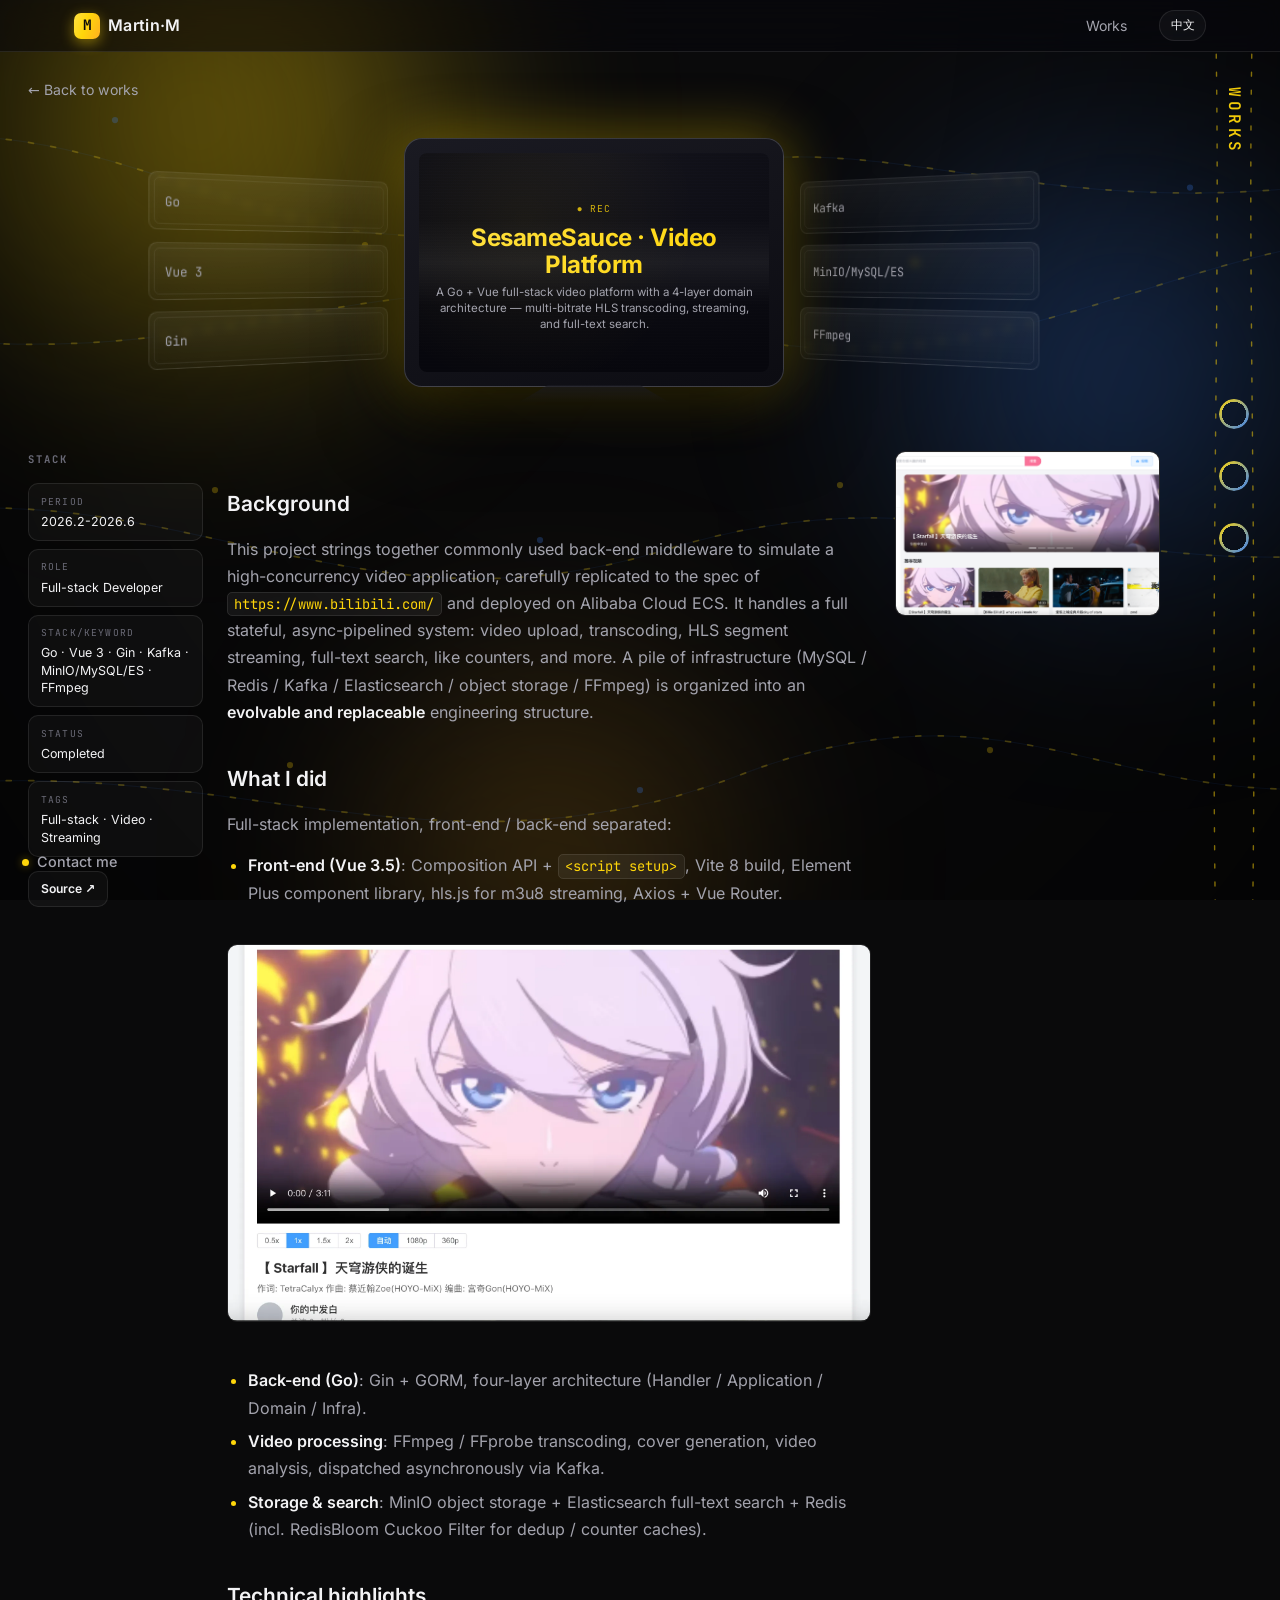
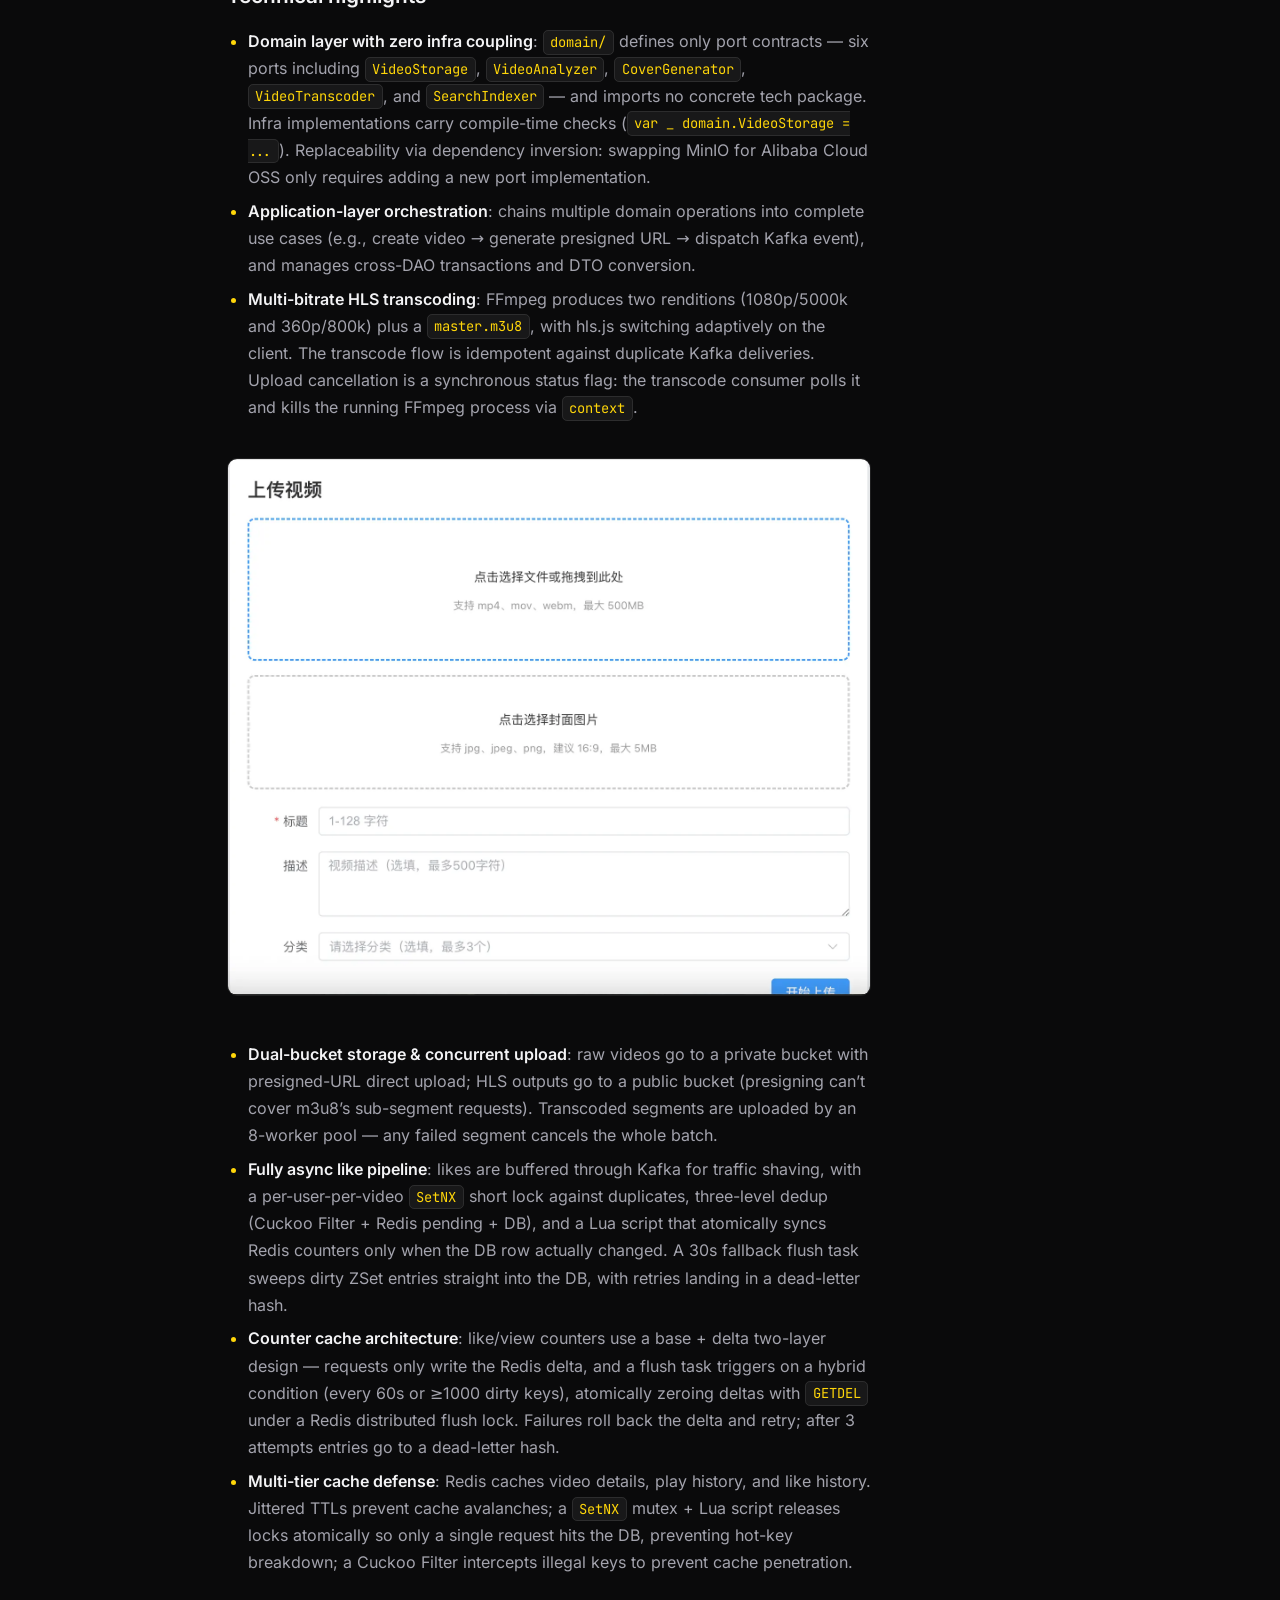
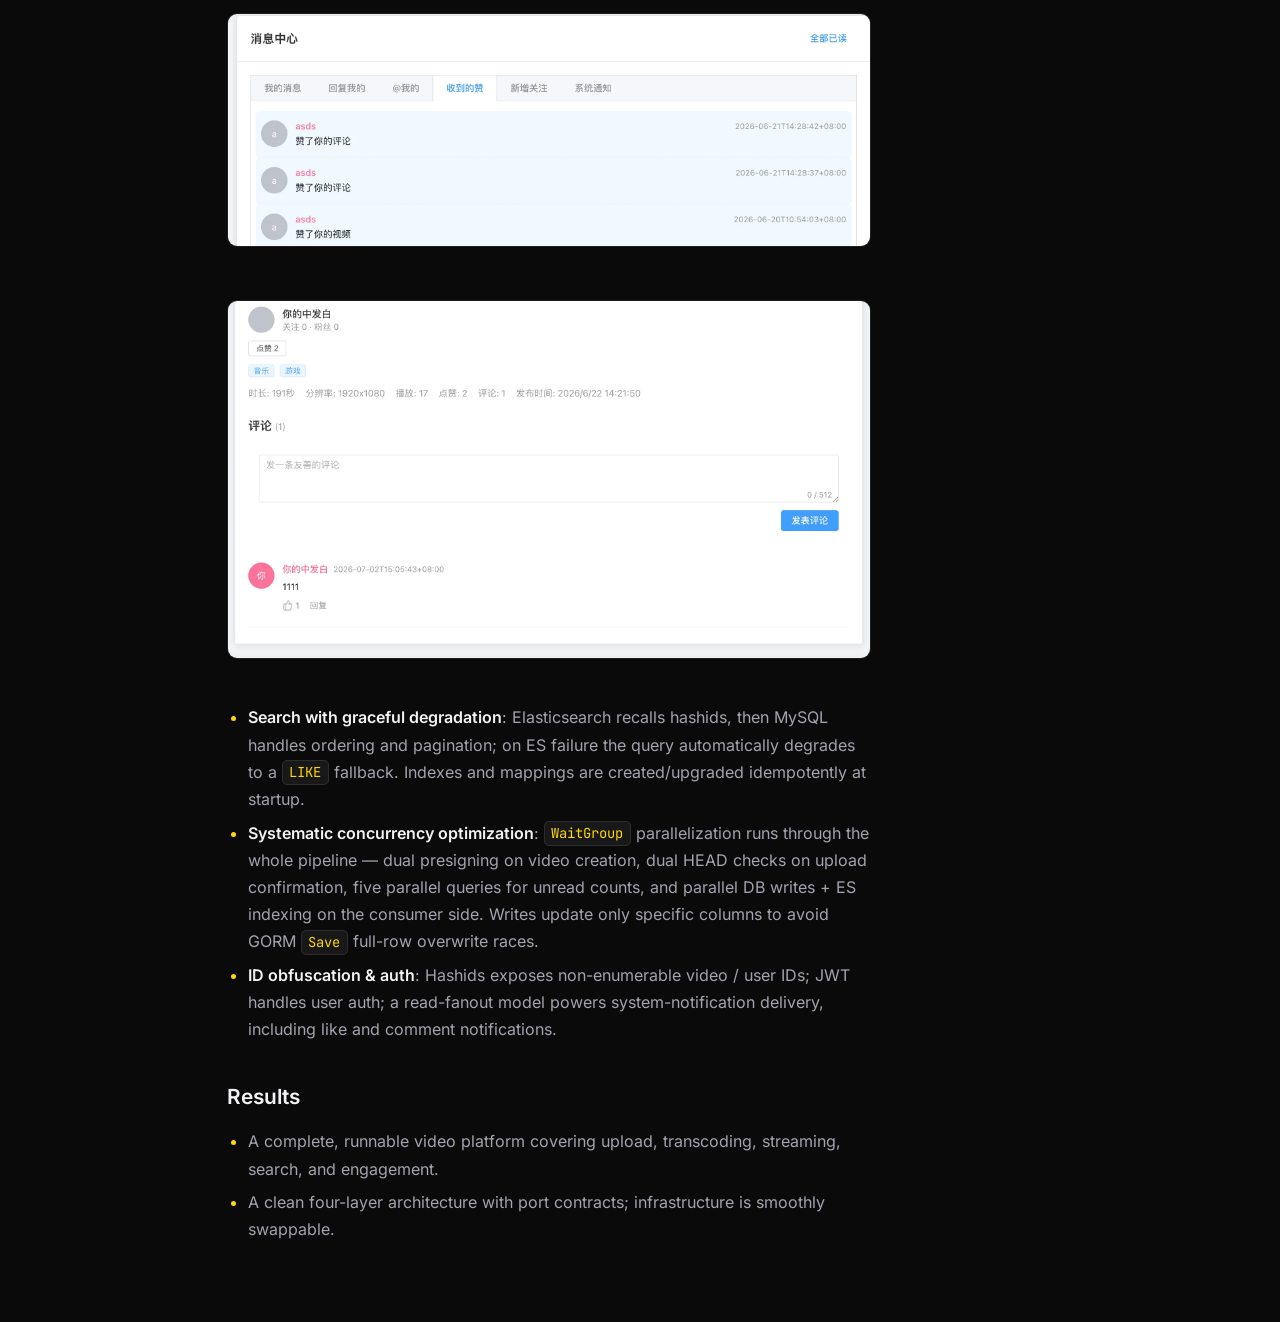
<file: en/works/sesame-sauce/index.html>
<!DOCTYPE html><html lang="en" data-astro-cid-5hce7sga> <head><meta charset="UTF-8"><meta name="viewport" content="width=device-width, initial-scale=1.0"><meta name="generator" content="Astro v5.18.2"><meta name="description" content="A Go + Vue full-stack video platform with a 4-layer domain architecture — multi-bitrate HLS transcoding, streaming, and full-text search."><meta name="theme-color" content="#0a0a0b"><link rel="icon" type="image/svg+xml" href="/favicon.svg"><!-- 字体自托管:见 public/fonts/;不依赖 Google Fonts,国内可正常加载 --><link rel="preload" href="/fonts/inter-latin-variable.woff2" as="font" type="font/woff2" crossorigin><title>SesameSauce · Video Platform · Martin·M</title><noscript><style>
        .reveal {
          opacity: 1 !important;
          transform: none !important;
        }
      </style></noscript><link rel="stylesheet" href="/_astro/index.BvzYGxZP.css">
<link rel="stylesheet" href="/_astro/_slug_.C5hibBE-.css">
<style>.work-dock[data-astro-cid-vfebusfv]{position:fixed;right:0;top:var(--headbar-h);bottom:0;width:var(--dock-w);z-index:20;pointer-events:auto;display:flex;flex-direction:column;justify-content:center;align-items:center;overflow:hidden;transition:width .42s cubic-bezier(.2,.7,.2,1)}.work-dock[data-astro-cid-vfebusfv].is-expandable:hover{width:clamp(320px,33vw,380px);align-items:flex-start}.dock-lines[data-astro-cid-vfebusfv]{position:absolute;inset:0;width:100%;height:100%;pointer-events:none}.dock-line[data-astro-cid-vfebusfv]{fill:none;stroke:#ffd60a80;stroke-width:1.4;stroke-dasharray:4 14;stroke-linecap:round;animation:dash-flow 14s linear infinite;vector-effect:non-scaling-stroke}.dock-title[data-astro-cid-vfebusfv]{position:absolute;top:2.2rem;left:50%;transform:translate(-50%);font-family:var(--font-mono);font-size:1rem;font-weight:600;letter-spacing:.22em;color:var(--accent);white-space:nowrap;z-index:2;transition:opacity .32s ease}.dock-title-v[data-astro-cid-vfebusfv]{writing-mode:vertical-rl;opacity:.95}.dock-title-h[data-astro-cid-vfebusfv]{writing-mode:horizontal-tb;opacity:0}.work-dock[data-astro-cid-vfebusfv].is-expandable:hover .dock-title-v[data-astro-cid-vfebusfv]{opacity:0}.work-dock[data-astro-cid-vfebusfv].is-expandable:hover .dock-title-h[data-astro-cid-vfebusfv]{opacity:.95}.dock-list[data-astro-cid-vfebusfv]{position:relative;z-index:1;list-style:none;margin:0;padding:1rem;display:flex;flex-direction:column;gap:2rem;align-items:center}.work-dock[data-astro-cid-vfebusfv].is-expandable:hover .dock-list[data-astro-cid-vfebusfv]{align-items:flex-start}.dock-list[data-astro-cid-vfebusfv] li[data-astro-cid-vfebusfv]{list-style:none}.dock-item[data-astro-cid-vfebusfv]{position:relative;display:flex;align-items:center;text-decoration:none}.node[data-astro-cid-vfebusfv]{position:relative;z-index:1;width:30px;height:30px;border-radius:50%;background:var(--yb-grad);-webkit-mask:radial-gradient(circle at center,transparent 0 57%,#000 58%);mask:radial-gradient(circle at center,transparent 0 57%,#000 58%);box-shadow:0 0 14px var(--accent-glow);flex-shrink:0;transition:transform .25s ease,box-shadow .25s ease}.node-label[data-astro-cid-vfebusfv]{position:absolute;left:calc(100% + .7rem);top:50%;transform:translateY(-50%);font-size:1rem;font-weight:600;white-space:nowrap;background:var(--yb-grad);-webkit-background-clip:text;background-clip:text;color:transparent;opacity:0;pointer-events:none;transition:opacity .3s ease,transform .25s ease}.work-dock[data-astro-cid-vfebusfv].is-expandable:hover .node-label[data-astro-cid-vfebusfv]{opacity:1;pointer-events:auto}.dock-item[data-astro-cid-vfebusfv]:hover .node-label[data-astro-cid-vfebusfv]{transform:translateY(-50%) scale(1.08)}.dock-item[data-astro-cid-vfebusfv]:hover .node[data-astro-cid-vfebusfv]{transform:scale(1.16);box-shadow:0 0 20px var(--accent-glow)}@media(max-width:820px){.work-dock[data-astro-cid-vfebusfv]{display:none}}
</style></head> <body data-astro-cid-5hce7sga> <!-- 流动背景：极光 + 数据流 --> <div class="bg" aria-hidden="true" data-astro-cid-5hce7sga> <div class="aurora aurora--1" data-astro-cid-5hce7sga></div> <div class="aurora aurora--2" data-astro-cid-5hce7sga></div> <div class="aurora aurora--3" data-astro-cid-5hce7sga></div> </div> <svg class="datastreams" viewBox="0 0 1200 720" preserveAspectRatio="xMidYMid slice" aria-hidden="true" data-astro-cid-rknszual> <path class="stream-base" d="M-50,120 C 200,60 320,260 560,160 S 900,220 1300,120" data-astro-cid-rknszual></path><path class="stream-base" d="M-50,420 C 220,360 360,520 620,440 S 980,500 1300,420" data-astro-cid-rknszual></path><path class="stream-base" d="M-50,640 C 240,580 420,720 680,620 S 1000,700 1300,600" data-astro-cid-rknszual></path><path class="stream-base" d="M1300,200 C 1080,140 900,340 640,260 S 280,320 -50,260" data-astro-cid-rknszual></path> <path class="stream-flow" d="M-50,120 C 200,60 320,260 560,160 S 900,220 1300,120" data-astro-cid-rknszual></path><path class="stream-flow" d="M-50,420 C 220,360 360,520 620,440 S 980,500 1300,420" data-astro-cid-rknszual></path><path class="stream-flow" d="M-50,640 C 240,580 420,720 680,620 S 1000,700 1300,600" data-astro-cid-rknszual></path><path class="stream-flow" d="M1300,200 C 1080,140 900,340 640,260 S 280,320 -50,260" data-astro-cid-rknszual></path> <circle class="ds-node" cx="180" cy="96" r="2.5" data-astro-cid-rknszual></circle><circle class="ds-node" cx="380" cy="196" r="2.5" data-astro-cid-rknszual></circle><circle class="ds-node" cx="600" cy="150" r="2.5" data-astro-cid-rknszual></circle><circle class="ds-node" cx="820" cy="210" r="2.5" data-astro-cid-rknszual></circle><circle class="ds-node" cx="1040" cy="150" r="2.5" data-astro-cid-rknszual></circle><circle class="ds-node" cx="260" cy="392" r="2.5" data-astro-cid-rknszual></circle><circle class="ds-node" cx="520" cy="432" r="2.5" data-astro-cid-rknszual></circle><circle class="ds-node" cx="760" cy="388" r="2.5" data-astro-cid-rknszual></circle><circle class="ds-node" cx="980" cy="440" r="2.5" data-astro-cid-rknszual></circle><circle class="ds-node" cx="320" cy="612" r="2.5" data-astro-cid-rknszual></circle><circle class="ds-node" cx="600" cy="632" r="2.5" data-astro-cid-rknszual></circle><circle class="ds-node" cx="880" cy="600" r="2.5" data-astro-cid-rknszual></circle> </svg>  <!-- 锁定顶部的 HeadBar --> <header class="headbar" data-astro-cid-zgqbbidy> <div class="headbar-inner" data-astro-cid-zgqbbidy> <a class="brand" href="/en/" data-astro-cid-zgqbbidy> <span class="brand-mark" data-astro-cid-zgqbbidy>M</span> <span class="brand-name" data-astro-cid-zgqbbidy>Martin·M</span> </a> <nav class="head-nav" data-astro-cid-zgqbbidy> <a href="/en/#works" data-astro-cid-zgqbbidy>Works</a> <!-- 以后可在此扩展更多入口 --> </nav> <a class="lang-switch" href="/works/sesame-sauce/" hreflang="zh-CN" data-astro-cid-zgqbbidy> 中文 </a> </div> </header>  <!-- 左下：联系我们 --> <aside class="contact-corner" aria-label="Contact me" data-astro-cid-gcv5hsfa> <button class="contact-head" type="button" aria-expanded="false" data-contact-toggle data-astro-cid-gcv5hsfa> <span class="pulse-dot" aria-hidden="true" data-astro-cid-gcv5hsfa></span> <span class="contact-label" data-astro-cid-gcv5hsfa>Contact me</span> </button> <div class="contact-panel" aria-hidden="true" data-astro-cid-gcv5hsfa> <button class="contact-close" type="button" aria-label="Close" data-contact-close data-astro-cid-gcv5hsfa> <svg viewBox="0 0 24 24" width="14" height="14" aria-hidden="true" data-astro-cid-gcv5hsfa> <path d="M6 6l12 12M18 6L6 18" fill="none" stroke="currentColor" stroke-width="2" stroke-linecap="round" data-astro-cid-gcv5hsfa></path> </svg> </button> <div class="contact-item" data-astro-cid-gcv5hsfa> <span class="ci-name" data-astro-cid-gcv5hsfa>GitHub</span> <div class="ci-row" data-astro-cid-gcv5hsfa> <a class="ci-link" href="https://github.com/ShermonMa" target="_blank" rel="noopener" data-astro-cid-gcv5hsfa> https://github.com/ShermonMa </a> <button class="ci-copy" type="button" data-copy="https://github.com/ShermonMa" aria-label="copy" data-astro-cid-gcv5hsfa> <span class="ci-copy-text" data-astro-cid-gcv5hsfa>copy</span> </button> </div> </div><div class="contact-item" data-astro-cid-gcv5hsfa> <span class="ci-name" data-astro-cid-gcv5hsfa>Email</span> <div class="ci-row" data-astro-cid-gcv5hsfa> <a class="ci-link" href="mailto:xinming_ma_cs@163.com" data-astro-cid-gcv5hsfa> xinming_ma_cs@163.com </a> <button class="ci-copy" type="button" data-copy="xinming_ma_cs@163.com" aria-label="copy" data-astro-cid-gcv5hsfa> <span class="ci-copy-text" data-astro-cid-gcv5hsfa>copy</span> </button> </div> </div> </div> </aside>  <script type="module">const e=document.querySelector(".contact-corner");if(e){const o=e.querySelector("[data-contact-toggle]"),r=e.querySelector("[data-contact-close]"),s=e.querySelector(".contact-panel"),a=t=>{e.classList.toggle("open",t),o?.setAttribute("aria-expanded",t?"true":"false"),s?.setAttribute("aria-hidden",t?"false":"true")};o?.addEventListener("click",()=>a(!e.classList.contains("open"))),r?.addEventListener("click",()=>a(!1)),e.querySelectorAll("[data-copy]").forEach(t=>{const c=t.querySelector(".ci-copy-text");t.addEventListener("click",async n=>{n.preventDefault(),n.stopPropagation();const i=t.getAttribute("data-copy")||"";try{await navigator.clipboard.writeText(i)}catch{}const l=c?.textContent||"";t.classList.add("copied"),c&&(c.textContent="✓"),window.setTimeout(()=>{t.classList.remove("copied"),c&&(c.textContent=l)},1200)})})}</script> <!-- 页面内容（全宽，各页面自管排版） --> <main data-astro-cid-5hce7sga>  <article class="work" data-astro-cid-v2xlyr7k> <nav class="work-dock" aria-label="Work nodes" data-astro-cid-vfebusfv> <!-- 两根与主页同款的黄色数据流 --> <svg class="dock-lines" viewBox="0 0 100 100" preserveAspectRatio="none" aria-hidden="true" data-astro-cid-vfebusfv> <path class="dock-line" d="M30,-4 C36,28 24,58 30,104" data-astro-cid-vfebusfv></path> <path class="dock-line" d="M70,-4 C64,28 76,58 70,104" style="animation-delay:3s" data-astro-cid-vfebusfv></path> </svg> <!-- 标题：两线中间；默认纵向，展开后横向（仅 expandable 时交叉淡入） --> <span class="dock-title dock-title-v" data-astro-cid-vfebusfv>WORKS</span> <span class="dock-title dock-title-h" data-astro-cid-vfebusfv>WORKS</span> <ul class="dock-list" data-astro-cid-vfebusfv> <li data-astro-cid-vfebusfv> <a class="dock-item" href="/en/works/mqam/" title="MQ-Match* · Subgraph Matching Algorithm" data-astro-cid-vfebusfv> <span class="node" data-astro-cid-vfebusfv></span> <span class="node-label" data-astro-cid-vfebusfv>MQ-Match* · Subgraph Matching Algorithm</span> </a> </li><li data-astro-cid-vfebusfv> <a class="dock-item" href="/en/works/otterscout/" title="OtterScout · Daily Topic-Tracking Agent" data-astro-cid-vfebusfv> <span class="node" data-astro-cid-vfebusfv></span> <span class="node-label" data-astro-cid-vfebusfv>OtterScout · Daily Topic-Tracking Agent</span> </a> </li><li data-astro-cid-vfebusfv> <a class="dock-item" href="/en/works/sesame-sauce/" title="SesameSauce · Video Platform" data-astro-cid-vfebusfv> <span class="node" data-astro-cid-vfebusfv></span> <span class="node-label" data-astro-cid-vfebusfv>SesameSauce · Video Platform</span> </a> </li> </ul> </nav>  <script type="module">const e=document.querySelector(".work-dock.is-expandable");e&&(e.addEventListener("mouseenter",()=>document.body.classList.add("dock-open")),e.addEventListener("mouseleave",()=>document.body.classList.remove("dock-open")));</script> <a href="/en/" class="back reveal" data-astro-cid-v2xlyr7k>← Back to works</a> <!-- 主题化视觉 --> <div class="theme-tv" data-astro-cid-cysg6hxe> <div class="windows win-left" data-astro-cid-cysg6hxe> <div class="window" data-astro-cid-cysg6hxe> <span class="win-frame" data-astro-cid-cysg6hxe></span> <span class="win-text" data-astro-cid-cysg6hxe>Go</span> </div><div class="window" data-astro-cid-cysg6hxe> <span class="win-frame" data-astro-cid-cysg6hxe></span> <span class="win-text" data-astro-cid-cysg6hxe>Vue 3</span> </div><div class="window" data-astro-cid-cysg6hxe> <span class="win-frame" data-astro-cid-cysg6hxe></span> <span class="win-text" data-astro-cid-cysg6hxe>Gin</span> </div> </div> <div class="tv reveal" data-astro-cid-cysg6hxe> <div class="tv-bezel" data-astro-cid-cysg6hxe> <div class="tv-screen" data-astro-cid-cysg6hxe> <div class="scanlines" aria-hidden="true" data-astro-cid-cysg6hxe></div> <div class="scan-sweep" aria-hidden="true" data-astro-cid-cysg6hxe></div> <div class="screen-content" data-astro-cid-cysg6hxe> <span class="signal" data-astro-cid-cysg6hxe>● REC</span> <h2 class="grad" data-astro-cid-cysg6hxe>SesameSauce · Video Platform</h2> <p class="tagline" data-astro-cid-cysg6hxe>A Go + Vue full-stack video platform with a 4-layer domain architecture — multi-bitrate HLS transcoding, streaming, and full-text search.</p> </div> <div class="static-noise" aria-hidden="true" data-astro-cid-cysg6hxe></div> </div> </div> <div class="tv-stand" aria-hidden="true" data-astro-cid-cysg6hxe></div> </div> <div class="windows win-right" data-astro-cid-cysg6hxe> <div class="window" data-astro-cid-cysg6hxe> <span class="win-frame" data-astro-cid-cysg6hxe></span> <span class="win-text" data-astro-cid-cysg6hxe>Kafka</span> </div><div class="window" data-astro-cid-cysg6hxe> <span class="win-frame" data-astro-cid-cysg6hxe></span> <span class="win-text" data-astro-cid-cysg6hxe>MinIO/MySQL/ES</span> </div><div class="window" data-astro-cid-cysg6hxe> <span class="win-frame" data-astro-cid-cysg6hxe></span> <span class="win-text" data-astro-cid-cysg6hxe>FFmpeg</span> </div> </div> </div>  <!-- 三栏：左 meta（小）/ 中 文档（最大）/ 右 展示图（中，点击放大） --> <div class="work-grid" data-astro-cid-v2xlyr7k> <aside class="col-left reveal" data-astro-cid-v2xlyr7k> <h3 class="side-title" data-astro-cid-v2xlyr7k>Stack</h3> <div class="meta-list" data-astro-cid-v2xlyr7k> <div class="data-card" data-astro-cid-v2xlyr7k> <span class="dc-k" data-astro-cid-v2xlyr7k>Period</span> <span class="dc-v" data-astro-cid-v2xlyr7k>2026.2-2026.6</span> </div> <div class="data-card" data-astro-cid-v2xlyr7k> <span class="dc-k" data-astro-cid-v2xlyr7k>Role</span> <span class="dc-v" data-astro-cid-v2xlyr7k>Full-stack Developer</span> </div> <div class="data-card" data-astro-cid-v2xlyr7k> <span class="dc-k" data-astro-cid-v2xlyr7k>Stack/Keyword</span> <span class="dc-v" data-astro-cid-v2xlyr7k>Go · Vue 3 · Gin · Kafka · MinIO/MySQL/ES · FFmpeg</span> </div> <div class="data-card" data-astro-cid-v2xlyr7k> <span class="dc-k" data-astro-cid-v2xlyr7k>status</span> <span class="dc-v" data-status="completed" data-astro-cid-v2xlyr7k>Completed</span> </div> <div class="data-card" data-astro-cid-v2xlyr7k> <span class="dc-k" data-astro-cid-v2xlyr7k>tags</span> <span class="dc-v" data-astro-cid-v2xlyr7k>Full-stack · Video · Streaming</span> </div> </div> <div class="links" data-astro-cid-v2xlyr7k>  <a class="btn" href="https://github.com/ShermonMa/SesameSauceVideo" target="_blank" rel="noopener" data-astro-cid-v2xlyr7k>Source ↗</a> </div> </aside> <section class="col-center prose reveal" data-astro-cid-v2xlyr7k> <h2 id="background">Background</h2>
<p>This project strings together commonly used back-end middleware to simulate a high-concurrency video application, carefully replicated to the spec of <code>https://www.bilibili.com/</code> and deployed on Alibaba Cloud ECS. It handles a full stateful, async-pipelined system: video upload, transcoding, HLS segment streaming, full-text search, like counters, and more. A pile of infrastructure (MySQL / Redis / Kafka / Elasticsearch / object storage / FFmpeg) is organized into an <strong>evolvable and replaceable</strong> engineering structure.</p>
<h2 id="what-i-did">What I did</h2>
<p>Full-stack implementation, front-end / back-end separated:</p>
<ul>
<li><strong>Front-end (Vue 3.5)</strong>: Composition API + <code>&#x3C;script setup></code>, Vite 8 build, Element Plus component library, hls.js for m3u8 streaming, Axios + Vue Router.</li>
</ul>
<p><img alt="Video playback" loading="lazy" decoding="async" fetchpriority="auto" width="2024" height="1188" src="/_astro/VideoFrame.wZaUMoZW_2v2Nfu.webp" ></p>
<ul>
<li><strong>Back-end (Go)</strong>: Gin + GORM, four-layer architecture (Handler / Application / Domain / Infra).</li>
<li><strong>Video processing</strong>: FFmpeg / FFprobe transcoding, cover generation, video analysis, dispatched asynchronously via Kafka.</li>
<li><strong>Storage &#x26; search</strong>: MinIO object storage + Elasticsearch full-text search + Redis (incl. RedisBloom Cuckoo Filter for dedup / counter caches).</li>
</ul>
<h2 id="technical-highlights">Technical highlights</h2>
<ul>
<li><strong>Domain layer with zero infra coupling</strong>: <code>domain/</code> defines only port contracts — six ports including <code>VideoStorage</code>, <code>VideoAnalyzer</code>, <code>CoverGenerator</code>, <code>VideoTranscoder</code>, and <code>SearchIndexer</code> — and imports no concrete tech package. Infra implementations carry compile-time checks (<code>var _ domain.VideoStorage = ...</code>). Replaceability via dependency inversion: swapping MinIO for Alibaba Cloud OSS only requires adding a new port implementation.</li>
<li><strong>Application-layer orchestration</strong>: chains multiple domain operations into complete use cases (e.g., create video → generate presigned URL → dispatch Kafka event), and manages cross-DAO transactions and DTO conversion.</li>
<li><strong>Multi-bitrate HLS transcoding</strong>: FFmpeg produces two renditions (1080p/5000k and 360p/800k) plus a <code>master.m3u8</code>, with hls.js switching adaptively on the client. The transcode flow is idempotent against duplicate Kafka deliveries. Upload cancellation is a synchronous status flag: the transcode consumer polls it and kills the running FFmpeg process via <code>context</code>.</li>
</ul>
<p><img alt="Video upload" loading="lazy" decoding="async" fetchpriority="auto" width="1446" height="1206" src="/_astro/VideoUpload.C48GLxoL_ZTw6fc.webp" ></p>
<ul>
<li><strong>Dual-bucket storage &#x26; concurrent upload</strong>: raw videos go to a private bucket with presigned-URL direct upload; HLS outputs go to a public bucket (presigning can’t cover m3u8’s sub-segment requests). Transcoded segments are uploaded by an 8-worker pool — any failed segment cancels the whole batch.</li>
<li><strong>Fully async like pipeline</strong>: likes are buffered through Kafka for traffic shaving, with a per-user-per-video <code>SetNX</code> short lock against duplicates, three-level dedup (Cuckoo Filter + Redis pending + DB), and a Lua script that atomically syncs Redis counters only when the DB row actually changed. A 30s fallback flush task sweeps dirty ZSet entries straight into the DB, with retries landing in a dead-letter hash.</li>
<li><strong>Counter cache architecture</strong>: like/view counters use a base + delta two-layer design — requests only write the Redis delta, and a flush task triggers on a hybrid condition (every 60s or ≥1000 dirty keys), atomically zeroing deltas with <code>GETDEL</code> under a Redis distributed flush lock. Failures roll back the delta and retry; after 3 attempts entries go to a dead-letter hash.</li>
<li><strong>Multi-tier cache defense</strong>: Redis caches video details, play history, and like history. Jittered TTLs prevent cache avalanches; a <code>SetNX</code> mutex + Lua script releases locks atomically so only a single request hits the DB, preventing hot-key breakdown; a Cuckoo Filter intercepts illegal keys to prevent cache penetration.</li>
</ul>
<p><img alt="Likes &amp;#x26; engagement" loading="lazy" decoding="async" fetchpriority="auto" width="1944" height="702" src="/_astro/Likes.S2C59dur_27Bjw7.webp" >
<img alt="Social feed" loading="lazy" decoding="async" fetchpriority="auto" width="1962" height="1092" src="/_astro/SocialPic.C8o0ZhTq_Z1PyxQc.webp" ></p>
<ul>
<li><strong>Search with graceful degradation</strong>: Elasticsearch recalls hashids, then MySQL handles ordering and pagination; on ES failure the query automatically degrades to a <code>LIKE</code> fallback. Indexes and mappings are created/upgraded idempotently at startup.</li>
<li><strong>Systematic concurrency optimization</strong>: <code>WaitGroup</code> parallelization runs through the whole pipeline — dual presigning on video creation, dual HEAD checks on upload confirmation, five parallel queries for unread counts, and parallel DB writes + ES indexing on the consumer side. Writes update only specific columns to avoid GORM <code>Save</code> full-row overwrite races.</li>
<li><strong>ID obfuscation &#x26; auth</strong>: Hashids exposes non-enumerable video / user IDs; JWT handles user auth; a read-fanout model powers system-notification delivery, including like and comment notifications.</li>
</ul>
<h2 id="results">Results</h2>
<ul>
<li>A complete, runnable video platform covering upload, transcoding, streaming, search, and engagement.</li>
<li>A clean four-layer architecture with port contracts; infrastructure is smoothly swappable.</li>
</ul> </section> <aside class="col-right reveal" data-astro-cid-v2xlyr7k> <figure class="shot" data-astro-cid-v2xlyr7k> <img src="/works/sesame-sauce/MainWindow.png" data-zoom alt="" loading="lazy" data-astro-cid-v2xlyr7k> </figure> </aside> </div> </article> <!-- 图片放大灯箱 --> <div class="lightbox" id="lb" hidden data-astro-cid-v2xlyr7k> <img id="lb-img" alt="" data-astro-cid-v2xlyr7k> </div>  <script type="module">const e=document.getElementById("lb"),t=document.getElementById("lb-img");if(e&&t){document.querySelectorAll("[data-zoom]").forEach(d=>{d.addEventListener("click",()=>{t.src=d.src,e.hidden=!1,document.body.style.overflow="hidden"})});const n=()=>{e.hidden=!0,t.src="",document.body.style.overflow=""};e.addEventListener("click",n),document.addEventListener("keydown",d=>{d.key==="Escape"&&!e.hidden&&n()})}</script>  </main> <script type="module">const i=document.querySelectorAll(".reveal");if(i.length&&"IntersectionObserver"in window){const s=new IntersectionObserver(t=>{for(const e of t)e.isIntersecting&&(e.target.classList.add("is-visible"),s.unobserve(e.target))},{threshold:0,rootMargin:"0px 0px 10% 0px"});i.forEach((t,e)=>{t.style.transitionDelay=`${Math.min(e*70,280)}ms`,s.observe(t)})}else i.forEach(s=>s.classList.add("is-visible"));</script> </body> </html>
</file>
<file: _astro/index.BvzYGxZP.css>
@font-face{font-family:Inter;src:url(/fonts/inter-latin-variable.woff2) format("woff2-variations");font-weight:100 900;font-style:normal;font-display:swap}@font-face{font-family:JetBrains Mono;src:url(/fonts/jetbrains-mono-latin-variable.woff2) format("woff2-variations");font-weight:100 900;font-style:normal;font-display:swap}:root{--bg: #0a0a0b;--bg-soft: #101013;--surface: rgba(255, 255, 255, .035);--surface-strong: rgba(255, 255, 255, .06);--border: rgba(255, 255, 255, .09);--border-strong: rgba(255, 255, 255, .18);--fg: #f3f3f5;--muted: #a3a3ad;--dim: #6a6a76;--accent: #ffd60a;--accent-3: #ffb020;--accent-bright: #ffe143;--accent-grad: linear-gradient(110deg, #ffe143, #ffd60a 45%, #ffb020);--accent-2: #3b82f6;--blue-light: #60a5fa;--yb-grad: linear-gradient(135deg, #ffd60a, #3b82f6);--accent-glow: rgba(255, 214, 10, .45);--blue-glow: rgba(59, 130, 246, .45);--max-width: 920px;--radius: 16px;--radius-sm: 10px;--headbar-h: 52px;--dock-w: 92px;--font-sans: "Inter", "PingFang SC", "Microsoft YaHei", system-ui, -apple-system, sans-serif;--font-mono: "JetBrains Mono", ui-monospace, "Cascadia Code", Consolas, "SF Mono", Menlo, monospace}*,*:before,*:after{box-sizing:border-box}*{margin:0}html{background:var(--bg);-webkit-font-smoothing:antialiased;text-rendering:optimizeLegibility;scroll-behavior:smooth}body{font-family:var(--font-sans);color:var(--fg);background:transparent;line-height:1.7;font-size:16px;min-height:100vh}img{max-width:100%;height:auto}a{color:inherit;text-decoration:none}.bg{position:fixed;inset:0;z-index:-1;overflow:hidden;background:var(--bg)}.aurora{position:absolute;border-radius:50%;filter:blur(90px);will-change:transform;pointer-events:none}.aurora--1{width:55vw;height:55vw;left:-12vw;top:-18vw;background:radial-gradient(circle,rgba(255,214,10,.5),transparent 70%);animation:drift-a 28s ease-in-out infinite alternate}.aurora--2{width:48vw;height:48vw;right:-12vw;top:8vh;background:radial-gradient(circle,rgba(59,130,246,.42),transparent 70%);animation:drift-b 34s ease-in-out infinite alternate}.aurora--3{width:42vw;height:42vw;left:22vw;bottom:-18vw;background:radial-gradient(circle,rgba(255,176,32,.32),transparent 70%);animation:drift-c 32s ease-in-out infinite alternate}.bg:after{content:"";position:absolute;inset:0;background:radial-gradient(ellipse at 50% 0%,transparent 35%,rgba(0,0,0,.55) 100%)}@keyframes drift-a{0%{transform:translate(0) scale(1)}to{transform:translate(12vw,14vh) scale(1.18)}}@keyframes drift-b{0%{transform:translate(0) scale(1.05)}to{transform:translate(-10vw,18vh) scale(.9)}}@keyframes drift-c{0%{transform:translate(0) scale(.95)}to{transform:translate(8vw,-12vh) scale(1.2)}}.grad{background:var(--accent-grad);background-size:220% auto;-webkit-background-clip:text;background-clip:text;color:transparent;animation:gradient-shift 8s ease infinite}@keyframes gradient-shift{0%,to{background-position:0% 50%}50%{background-position:100% 50%}}.reveal{opacity:0;transform:translateY(22px);transition:opacity .7s cubic-bezier(.2,.7,.2,1),transform .7s cubic-bezier(.2,.7,.2,1)}.reveal.is-visible{opacity:1;transform:none}::selection{background:#ffd60a52;color:#fff}:focus-visible{outline:2px solid var(--accent-2);outline-offset:3px;border-radius:4px}::-webkit-scrollbar{width:11px;height:11px}::-webkit-scrollbar-track{background:var(--bg)}::-webkit-scrollbar-thumb{background:var(--border-strong);border-radius:999px;border:3px solid var(--bg)}::-webkit-scrollbar-thumb:hover{background:var(--accent)}html{scroll-snap-type:y proximity}@keyframes dash-flow{to{stroke-dashoffset:-1000}}@keyframes edge-spark{0%,85%,to{opacity:0}12%,50%{opacity:1}}@keyframes node-spark{0%,85%,to{opacity:.25;transform:scale(.7)}12%,55%{opacity:1;transform:scale(1.25)}}@keyframes node-pulse{0%,to{opacity:.4}50%{opacity:1}}@keyframes float-y{0%,to{transform:translateY(0)}50%{transform:translateY(-7px)}}@keyframes scan{0%{transform:translateY(-120%)}to{transform:translateY(120%)}}@keyframes flow-down{0%{background-position:0 0}to{background-position:0 40px}}.snap{scroll-snap-align:start}@media(prefers-reduced-motion:reduce){*,*:before,*:after{animation-duration:.001ms!important;animation-iteration-count:1!important;transition-duration:.001ms!important;scroll-behavior:auto!important}.reveal{opacity:1;transform:none}}.datastreams[data-astro-cid-rknszual]{position:fixed;inset:0;z-index:-1;width:100vw;height:100vh;pointer-events:none;opacity:.5}.stream-base[data-astro-cid-rknszual]{fill:none;stroke:#3b82f624;stroke-width:1}.stream-flow[data-astro-cid-rknszual]{fill:none;stroke:#ffd60a80;stroke-width:1.4;stroke-dasharray:4 14;stroke-linecap:round;animation:dash-flow 14s linear infinite}.ds-node[data-astro-cid-rknszual]{fill:var(--accent);opacity:.5;animation:node-pulse 5s ease-in-out infinite}.ds-node[data-astro-cid-rknszual]:nth-child(odd){animation-delay:1.5s;fill:var(--accent-2)}.contact-corner[data-astro-cid-gcv5hsfa]{position:fixed;left:1.25rem;bottom:1.25rem;z-index:25}.contact-head[data-astro-cid-gcv5hsfa]{display:inline-flex;align-items:center;gap:.5rem;padding:.35rem .1rem;border:none;background:none;color:var(--muted);font:inherit;font-size:.9rem;font-weight:500;cursor:pointer;transition:color .2s ease}.contact-corner[data-astro-cid-gcv5hsfa].open .contact-head[data-astro-cid-gcv5hsfa]{color:var(--accent)}.pulse-dot[data-astro-cid-gcv5hsfa]{width:7px;height:7px;border-radius:50%;background:var(--accent);box-shadow:0 0 8px var(--accent-glow);animation:node-pulse 2.2s ease-in-out infinite}.contact-panel[data-astro-cid-gcv5hsfa]{position:absolute;left:0;bottom:calc(100% + .5rem);min-width:280px;padding:1rem .85rem .65rem;border:1px solid var(--border);border-radius:var(--radius);background:#0c0c12f2;backdrop-filter:blur(14px);-webkit-backdrop-filter:blur(14px);opacity:0;transform:translateY(8px);pointer-events:none;transition:opacity .25s ease,transform .25s ease}.contact-corner[data-astro-cid-gcv5hsfa].open .contact-panel[data-astro-cid-gcv5hsfa]{opacity:1;transform:translateY(0);pointer-events:auto}.contact-close[data-astro-cid-gcv5hsfa]{position:absolute;top:.4rem;right:.4rem;width:24px;height:24px;display:grid;place-items:center;border:none;background:none;color:var(--dim);cursor:pointer;transition:color .2s ease}.contact-close[data-astro-cid-gcv5hsfa]:hover{color:var(--fg)}.contact-item[data-astro-cid-gcv5hsfa]{padding:.5rem}.contact-item[data-astro-cid-gcv5hsfa]+.contact-item[data-astro-cid-gcv5hsfa]{border-top:1px dashed var(--accent);margin-top:.1rem;padding-top:.65rem}.ci-name[data-astro-cid-gcv5hsfa]{display:block;font-size:.82rem;font-weight:600;color:var(--fg);margin-bottom:.28rem}.ci-row[data-astro-cid-gcv5hsfa]{display:flex;align-items:center;gap:.5rem}.ci-link[data-astro-cid-gcv5hsfa]{flex:1;min-width:0;font-family:var(--font-mono);font-size:.74rem;color:var(--accent-2);text-decoration:none;word-break:break-all;transition:color .2s ease}.ci-link[data-astro-cid-gcv5hsfa]:hover{color:var(--accent)}.ci-copy[data-astro-cid-gcv5hsfa]{flex-shrink:0;border:none;background:none;padding:0;color:var(--dim);font:inherit;font-family:var(--font-mono);font-size:.7rem;cursor:pointer;opacity:0;transition:opacity .2s ease,color .2s ease}.contact-item[data-astro-cid-gcv5hsfa]:hover .ci-copy[data-astro-cid-gcv5hsfa]{opacity:1}.ci-copy[data-astro-cid-gcv5hsfa]:hover{color:var(--accent)}.ci-copy[data-astro-cid-gcv5hsfa].copied{color:#34d399;opacity:1}@media(max-width:380px){.contact-panel[data-astro-cid-gcv5hsfa]{min-width:230px}}.headbar[data-astro-cid-zgqbbidy]{position:sticky;top:0;height:var(--headbar-h);z-index:50;background:#07070d99;backdrop-filter:blur(14px) saturate(160%);-webkit-backdrop-filter:blur(14px) saturate(160%);border-bottom:1px solid var(--border)}.headbar-inner[data-astro-cid-zgqbbidy]{max-width:1180px;height:100%;margin:0 auto;padding:0 1.5rem;display:flex;align-items:center;justify-content:space-between;gap:1rem}.brand[data-astro-cid-zgqbbidy]{display:inline-flex;align-items:center;gap:.5rem;font-weight:600;text-decoration:none;color:var(--fg)}.brand-mark[data-astro-cid-zgqbbidy]{display:grid;place-items:center;width:26px;height:26px;border-radius:7px;font-family:var(--font-mono);font-weight:700;font-size:.9rem;color:#0a0a0b;background:var(--accent-grad);box-shadow:0 4px 14px var(--accent-glow)}.brand-name[data-astro-cid-zgqbbidy]{letter-spacing:.02em}.head-nav[data-astro-cid-zgqbbidy]{display:flex;gap:1.25rem;margin-left:auto;margin-right:1rem;font-size:.88rem;color:var(--muted)}.head-nav[data-astro-cid-zgqbbidy] a[data-astro-cid-zgqbbidy]{text-decoration:none;transition:color .2s ease}.head-nav[data-astro-cid-zgqbbidy] a[data-astro-cid-zgqbbidy]:hover{color:var(--fg)}.lang-switch[data-astro-cid-zgqbbidy]{font-family:var(--font-mono);font-size:.74rem;padding:.28rem .65rem;border-radius:999px;border:1px solid var(--border);color:var(--fg);background:var(--surface);text-decoration:none;transition:border-color .2s ease,color .2s ease}.lang-switch[data-astro-cid-zgqbbidy]:hover{border-color:var(--accent);color:var(--accent)}@media(max-width:480px){.brand-name[data-astro-cid-zgqbbidy]{display:none}}main[data-astro-cid-5hce7sga]{position:relative;z-index:1}@media(min-width:821px){main[data-astro-cid-5hce7sga]{padding-right:var(--dock-w)}}
</file>
<file: _astro/index.BefWK5sm.css>
.hero[data-astro-cid-ne2s4lrm]{position:relative;min-height:100vh;display:flex;flex-direction:column;align-items:center;justify-content:center;gap:1.1rem;padding:6rem 1.5rem 3rem;text-align:center;transition:transform .45s cubic-bezier(.2,.7,.2,1)}body.dock-open .hero[data-astro-cid-ne2s4lrm]{transform:translate(-150px)}@media(max-width:820px){body.dock-open .hero[data-astro-cid-ne2s4lrm]{transform:none}}.avatar[data-astro-cid-ne2s4lrm]{position:relative;width:96px;height:96px;display:grid;place-items:center}.avatar-img[data-astro-cid-ne2s4lrm]{width:100%;height:100%;object-fit:cover;border-radius:50%;filter:drop-shadow(0 6px 18px rgba(0,0,0,.5))}.avatar-ring[data-astro-cid-ne2s4lrm]{position:absolute;inset:0;border-radius:50%;border:1.5px dashed var(--border-strong);animation:spin-slow 22s linear infinite}@keyframes spin-slow{to{transform:rotate(360deg)}}.name[data-astro-cid-ne2s4lrm]{font-size:clamp(3rem,11vw,5.5rem);font-weight:700;letter-spacing:-.04em;line-height:1;margin:0}.num-strip[data-astro-cid-ne2s4lrm]{display:flex;flex-wrap:wrap;justify-content:center;gap:.45rem;max-width:90vw;font-family:var(--font-mono);font-size:.72rem;color:var(--muted);opacity:.5}.num[data-astro-cid-ne2s4lrm]{display:inline-block;min-width:.6ch;text-align:center}.tagline[data-astro-cid-ne2s4lrm]{color:var(--muted);max-width:40ch;margin:0}.home[data-astro-cid-oceehrls],.portals[data-astro-cid-oceehrls]{display:flex;flex-direction:column}.portal[data-astro-cid-oceehrls]{position:relative;min-height:100vh;display:flex;flex-direction:column;align-items:center;justify-content:center;gap:1rem;padding:5rem 1.5rem;text-align:center;overflow:hidden}.portal-bg[data-astro-cid-oceehrls]{position:absolute;inset:0;z-index:0;pointer-events:none}.motif[data-astro-cid-oceehrls]{position:absolute;border-radius:50%;filter:blur(60px);opacity:.35;animation:float-y 9s ease-in-out infinite}.motif-a[data-astro-cid-oceehrls]{width:340px;height:340px;top:10%;left:12%;background:radial-gradient(circle,var(--accent-glow),transparent 70%)}.motif-b[data-astro-cid-oceehrls]{width:280px;height:280px;bottom:12%;right:14%;background:radial-gradient(circle,var(--blue-glow),transparent 70%);animation-delay:1.5s}.motif-c[data-astro-cid-oceehrls]{width:200px;height:200px;top:50%;left:55%;background:radial-gradient(circle,var(--accent-glow),transparent 70%);animation-delay:3s;opacity:.22}.portal-index[data-astro-cid-oceehrls]{position:relative;z-index:1;font-family:var(--font-mono);font-size:.72rem;letter-spacing:.18em;color:var(--dim)}.portal-title[data-astro-cid-oceehrls]{position:relative;z-index:1;font-size:clamp(2rem,6vw,3.4rem);font-weight:700;letter-spacing:-.03em;line-height:1.1;margin:0;max-width:18ch}.portal-tag[data-astro-cid-oceehrls]{position:relative;z-index:1;color:var(--muted);max-width:46ch;margin:0}.enter[data-astro-cid-oceehrls]{position:relative;z-index:1;margin-top:.8rem;display:inline-flex;align-items:center;gap:.5rem;padding:.7rem 1.3rem;border-radius:999px;border:1px solid var(--border-strong);background:var(--surface);color:var(--fg);font-weight:500;font-size:.92rem;transition:transform .25s ease,border-color .25s ease,background .25s ease}.enter[data-astro-cid-oceehrls]:hover{transform:translateY(-2px);border-color:transparent;background:var(--accent-grad);color:#0a0a0b;box-shadow:0 8px 24px var(--accent-glow)}.enter-arrow[data-astro-cid-oceehrls]{transition:transform .25s ease}.enter[data-astro-cid-oceehrls]:hover .enter-arrow[data-astro-cid-oceehrls]{transform:translate(4px)}.scroll-v[data-astro-cid-oceehrls]{position:fixed;left:calc(50% - var(--dock-w) / 2);bottom:1.6rem;z-index:20;transform:translate(-50%);display:inline-flex;align-items:center;justify-content:center;width:76px;height:54px;padding:0;border:none;background:transparent;color:var(--dim);cursor:pointer;transition:left .45s cubic-bezier(.2,.7,.2,1),color .25s ease,opacity .35s ease}.scroll-v[data-astro-cid-oceehrls]:hover{color:var(--accent)}.scroll-v[data-astro-cid-oceehrls]:focus-visible{outline:2px solid var(--accent-2);outline-offset:4px;border-radius:8px}.scroll-v[data-astro-cid-oceehrls].is-hidden{opacity:0;pointer-events:none}body.dock-open .scroll-v[data-astro-cid-oceehrls]{left:calc(50% - var(--dock-w) / 2 - 150px)}@media(max-width:820px){.scroll-v[data-astro-cid-oceehrls]{left:50%}}.scroll-v-icon[data-astro-cid-oceehrls]{display:inline-flex;animation:v-bounce 2.2s ease-in-out infinite}.scroll-v[data-astro-cid-oceehrls].is-hidden .scroll-v-icon[data-astro-cid-oceehrls]{animation:none}@keyframes v-bounce{0%,to{transform:translateY(0)}50%{transform:translateY(8px)}}
</file>
<file: _astro/_slug_.C5hibBE-.css>
.theme-graph[data-astro-cid-eexd4jjz]{position:relative;width:100%;aspect-ratio:100 / 72;max-width:760px;margin:0 auto}.graph-svg[data-astro-cid-eexd4jjz]{width:100%;height:100%;overflow:visible}.edge-base[data-astro-cid-eexd4jjz]{stroke:#3b82f62e;stroke-width:.4}.edge-spark[data-astro-cid-eexd4jjz]{stroke:var(--accent);stroke-width:.55;stroke-linecap:round;opacity:0;animation:edge-spark 3.8s linear infinite;filter:drop-shadow(0 0 1.5px var(--accent-glow))}.node-group[data-astro-cid-eexd4jjz]{transform-box:fill-box;transform-origin:center}.node-halo[data-astro-cid-eexd4jjz]{fill:var(--accent-2);opacity:.12}.node-core[data-astro-cid-eexd4jjz]{fill:var(--fg);opacity:.3}.node-group[data-astro-cid-eexd4jjz]{animation:node-spark 3.8s linear infinite}.node-label[data-astro-cid-eexd4jjz]{fill:var(--muted);font-family:var(--font-mono);font-size:2.4px;letter-spacing:.06px}.graph-center[data-astro-cid-eexd4jjz]{position:absolute;left:50%;top:50%;transform:translate(-50%,-50%);text-align:center;max-width:26ch;padding:0 1rem;pointer-events:none}.kicker[data-astro-cid-eexd4jjz]{display:inline-block;font-family:var(--font-mono);font-size:.66rem;letter-spacing:.16em;text-transform:uppercase;color:var(--dim);margin-bottom:.4rem}.graph-center[data-astro-cid-eexd4jjz] h2[data-astro-cid-eexd4jjz]{font-size:clamp(1.3rem,3.4vw,2rem);font-weight:700;letter-spacing:-.02em;line-height:1.1;margin:0}.graph-center[data-astro-cid-eexd4jjz] .tagline[data-astro-cid-eexd4jjz]{color:var(--muted);font-size:.9rem;margin:.5rem 0 0}@media(prefers-reduced-motion:reduce){.edge-spark[data-astro-cid-eexd4jjz],.node-group[data-astro-cid-eexd4jjz]{opacity:.6}}.theme-tv[data-astro-cid-cysg6hxe]{display:grid;grid-template-columns:1fr auto 1fr;align-items:center;gap:1rem;width:100%;max-width:900px;margin:0 auto;padding:1rem 0}.windows[data-astro-cid-cysg6hxe]{display:flex;flex-direction:column;gap:.7rem;perspective:800px}.win-left[data-astro-cid-cysg6hxe] .window[data-astro-cid-cysg6hxe]{transform:rotateY(22deg);transform-origin:right center}.win-right[data-astro-cid-cysg6hxe] .window[data-astro-cid-cysg6hxe]{transform:rotateY(-22deg);transform-origin:left center}.window[data-astro-cid-cysg6hxe]{position:relative;padding:.7rem .9rem;border:1px solid var(--border);border-radius:8px;background:linear-gradient(180deg,#ffffff0d,#ffffff03);backdrop-filter:blur(4px);-webkit-backdrop-filter:blur(4px);overflow:hidden;transition:border-color .3s ease,transform .3s ease}.window[data-astro-cid-cysg6hxe]:hover{border-color:var(--accent)}.win-left[data-astro-cid-cysg6hxe] .window[data-astro-cid-cysg6hxe]:hover{transform:rotateY(8deg)}.win-right[data-astro-cid-cysg6hxe] .window[data-astro-cid-cysg6hxe]:hover{transform:rotateY(-8deg)}.win-frame[data-astro-cid-cysg6hxe]{position:absolute;inset:4px;border:1px solid rgba(255,255,255,.06);border-radius:5px;pointer-events:none}.win-text[data-astro-cid-cysg6hxe]{font-family:var(--font-mono);font-size:.74rem;color:var(--muted);position:relative}.tv[data-astro-cid-cysg6hxe]{position:relative;z-index:2;display:flex;flex-direction:column;align-items:center}.tv-bezel[data-astro-cid-cysg6hxe]{padding:14px;border-radius:18px;background:linear-gradient(160deg,#1a1a22,#0c0c12);border:1px solid var(--border-strong);box-shadow:0 30px 80px #000000b3,0 0 60px var(--accent-glow);width:clamp(260px,38vw,380px)}.tv-screen[data-astro-cid-cysg6hxe]{position:relative;aspect-ratio:16 / 10;border-radius:8px;overflow:hidden;background:radial-gradient(120% 100% at 50% 0%,#14141c,#07070d);display:flex;align-items:center;justify-content:center;text-align:center}.scanlines[data-astro-cid-cysg6hxe]{position:absolute;inset:0;background:repeating-linear-gradient(to bottom,rgba(255,255,255,.05) 0,rgba(255,255,255,.05) 1px,transparent 1px,transparent 3px);pointer-events:none;mix-blend-mode:overlay}.scan-sweep[data-astro-cid-cysg6hxe]{position:absolute;left:0;right:0;height:40%;background:linear-gradient(to bottom,transparent,rgba(255,255,255,.06),transparent);animation:scan 5s linear infinite;pointer-events:none}.static-noise[data-astro-cid-cysg6hxe]{position:absolute;inset:0;background:radial-gradient(circle at 30% 30%,rgba(255,214,10,.05),transparent 60%);pointer-events:none}.screen-content[data-astro-cid-cysg6hxe]{position:relative;z-index:1;padding:0 .8rem}.signal[data-astro-cid-cysg6hxe]{font-family:var(--font-mono);font-size:.6rem;color:var(--accent);letter-spacing:.1em;opacity:.8}.screen-content[data-astro-cid-cysg6hxe] h2[data-astro-cid-cysg6hxe]{font-size:clamp(1rem,2.6vw,1.5rem);font-weight:700;letter-spacing:-.02em;line-height:1.1;margin:.35rem 0}.screen-content[data-astro-cid-cysg6hxe] .tagline[data-astro-cid-cysg6hxe]{color:var(--muted);font-size:.72rem;margin:0;line-height:1.4}.tv-stand[data-astro-cid-cysg6hxe]{width:40%;height:18px;margin-top:-2px;background:linear-gradient(180deg,#1a1a22,transparent);clip-path:polygon(20% 0,80% 0,100% 100%,0 100%);opacity:.7}@media(max-width:720px){.theme-tv[data-astro-cid-cysg6hxe]{grid-template-columns:1fr;gap:1.2rem}.windows[data-astro-cid-cysg6hxe]{flex-direction:row;flex-wrap:wrap;justify-content:center}.win-left[data-astro-cid-cysg6hxe] .window[data-astro-cid-cysg6hxe],.win-right[data-astro-cid-cysg6hxe] .window[data-astro-cid-cysg6hxe]{transform:none}}.theme-dam[data-astro-cid-b5ulfaj2]{position:relative;width:100%;max-width:820px;margin:0 auto;text-align:center}.otter-slot[data-astro-cid-b5ulfaj2]{display:flex;justify-content:center;margin-bottom:.5rem}.logo[data-astro-cid-b5ulfaj2]{width:150px;height:auto;border-radius:16px;border:1px solid var(--border-strong);box-shadow:0 10px 30px #00000073}.dam-title[data-astro-cid-b5ulfaj2]{margin:1.8rem 0 .5rem}.dam-title[data-astro-cid-b5ulfaj2] h2[data-astro-cid-b5ulfaj2]{font-size:clamp(1.4rem,4vw,2.2rem);font-weight:700;letter-spacing:-.02em;margin:0}.dam-title[data-astro-cid-b5ulfaj2] .tagline[data-astro-cid-b5ulfaj2]{color:var(--muted);margin:.4rem 0 0;max-width:46ch;display:inline-block}.river-svg[data-astro-cid-b5ulfaj2]{width:100%;height:200px;margin-top:.5rem;overflow:visible}.river[data-astro-cid-b5ulfaj2]{fill:none;stroke:url(#riverg);stroke-width:3.5;stroke-linecap:round}.river-edge[data-astro-cid-b5ulfaj2]{fill:none;stroke:#3b82f62e;stroke-width:6;stroke-linecap:round}.dam[data-astro-cid-b5ulfaj2] rect[data-astro-cid-b5ulfaj2]{fill:#ffd60a29;stroke:var(--accent);stroke-width:.4;animation:node-pulse 3s ease-in-out infinite}.dam[data-astro-cid-b5ulfaj2] rect[data-astro-cid-b5ulfaj2]:nth-child(2){animation-delay:.4s}.dam[data-astro-cid-b5ulfaj2] rect[data-astro-cid-b5ulfaj2]:nth-child(3){animation-delay:.8s}.particle[data-astro-cid-b5ulfaj2]{filter:drop-shadow(0 0 2px currentColor)}.flow-legend[data-astro-cid-b5ulfaj2]{margin-top:.6rem;display:flex;align-items:center;justify-content:center;gap:.7rem;font-family:var(--font-mono);font-size:.7rem;color:var(--muted);flex-wrap:wrap}.lg-item[data-astro-cid-b5ulfaj2]{display:inline-flex;align-items:center;gap:.35rem}.lg-dot[data-astro-cid-b5ulfaj2]{width:7px;height:7px;border-radius:50%}.lg-dot[data-astro-cid-b5ulfaj2].blue{background:var(--accent-2);box-shadow:0 0 6px var(--blue-glow)}.lg-dot[data-astro-cid-b5ulfaj2].yellow{background:var(--accent);box-shadow:0 0 6px var(--accent-glow)}.lg-arrow[data-astro-cid-b5ulfaj2]{color:var(--dim)}@media(prefers-reduced-motion:reduce){.particle[data-astro-cid-b5ulfaj2]{display:none}}.theme-cosmos[data-astro-cid-db7qc6ps]{position:relative;width:100%;aspect-ratio:16 / 10;max-width:820px;margin:0 auto;border-radius:var(--radius);overflow:hidden;background:radial-gradient(120% 90% at 50% 30%,#0b1020,#07070d 60%,#050507);border:1px solid var(--border)}.cosmos-svg[data-astro-cid-db7qc6ps]{position:absolute;inset:0;width:100%;height:100%}.star[data-astro-cid-db7qc6ps]{opacity:.2;animation:twinkle 4s ease-in-out infinite}@keyframes twinkle{0%,to{opacity:.15}50%{opacity:1}}.constellation[data-astro-cid-db7qc6ps]{fill:none;stroke:var(--accent);stroke-width:.18;stroke-linejoin:round;opacity:.18;stroke-dasharray:1 2;animation:twinkle 6s ease-in-out infinite}.tj-outer[data-astro-cid-db7qc6ps]{fill:#ffd60a0a;stroke:var(--border-strong);stroke-width:.3}.tj-dark[data-astro-cid-db7qc6ps]{fill:#08080eeb}.tj-eye-yang[data-astro-cid-db7qc6ps]{fill:var(--accent);filter:drop-shadow(0 0 1.5px var(--accent-glow))}.tj-eye-yin[data-astro-cid-db7qc6ps]{fill:var(--accent-2);filter:drop-shadow(0 0 1.5px var(--blue-glow))}.figures[data-astro-cid-db7qc6ps]{fill:#000}.figure[data-astro-cid-db7qc6ps]{filter:blur(.6px);opacity:.96}.cosmos-center[data-astro-cid-db7qc6ps]{position:absolute;left:50%;top:38%;transform:translate(-50%,-50%);text-align:center;max-width:30ch;padding:0 1rem;pointer-events:none}.kicker[data-astro-cid-db7qc6ps]{display:inline-block;font-family:var(--font-mono);font-size:.66rem;letter-spacing:.16em;text-transform:uppercase;color:var(--accent);margin-bottom:.4rem;opacity:.85}.cosmos-center[data-astro-cid-db7qc6ps] h2[data-astro-cid-db7qc6ps]{font-size:clamp(1.2rem,3.2vw,1.9rem);font-weight:700;letter-spacing:-.02em;line-height:1.1;margin:0;text-shadow:0 2px 20px rgba(0,0,0,.8)}.cosmos-center[data-astro-cid-db7qc6ps] .tagline[data-astro-cid-db7qc6ps]{color:var(--muted);font-size:.88rem;margin:.5rem 0 0;text-shadow:0 1px 8px rgba(0,0,0,.9)}@media(prefers-reduced-motion:reduce){.star[data-astro-cid-db7qc6ps],.constellation[data-astro-cid-db7qc6ps]{opacity:.6;animation:none}}.work[data-astro-cid-v2xlyr7k]{max-width:1180px;margin:0 auto;padding:1.5rem 1.5rem 2rem}.back[data-astro-cid-v2xlyr7k]{display:inline-block;color:var(--muted);font-size:.88rem;margin-bottom:1.25rem;transition:color .2s ease}.back[data-astro-cid-v2xlyr7k]:hover{color:var(--fg)}.work-grid[data-astro-cid-v2xlyr7k]{display:grid;grid-template-columns:175px minmax(0,1fr) 265px;gap:1.5rem;margin:2rem 0;align-items:start}.col-left[data-astro-cid-v2xlyr7k]{position:sticky;top:5rem;display:flex;flex-direction:column;gap:.9rem}.side-title[data-astro-cid-v2xlyr7k]{font-family:var(--font-mono);font-size:.66rem;letter-spacing:.18em;text-transform:uppercase;color:var(--dim);margin:0}.meta-list[data-astro-cid-v2xlyr7k]{display:flex;flex-direction:column;gap:.5rem}.data-card[data-astro-cid-v2xlyr7k]{display:flex;flex-direction:column;gap:.18rem;padding:.6rem .75rem;border:1px solid var(--border);border-radius:var(--radius-sm);background:var(--surface);transition:border-color .25s ease}.data-card[data-astro-cid-v2xlyr7k]:hover{border-color:var(--border-strong)}.dc-k[data-astro-cid-v2xlyr7k]{font-family:var(--font-mono);font-size:.6rem;letter-spacing:.12em;text-transform:uppercase;color:var(--dim)}.dc-v[data-astro-cid-v2xlyr7k]{font-size:.78rem;color:var(--fg);line-height:1.4}.dc-v[data-astro-cid-v2xlyr7k][data-status=ongoing]{color:var(--accent)}.links[data-astro-cid-v2xlyr7k]{display:flex;flex-wrap:wrap;gap:.45rem}.btn[data-astro-cid-v2xlyr7k]{display:inline-flex;align-items:center;gap:.3rem;padding:.42rem .75rem;border-radius:var(--radius-sm);font-size:.76rem;font-weight:600;border:1px solid var(--border);background:var(--surface);color:var(--fg);text-decoration:none;transition:transform .25s ease,border-color .25s ease,background .25s ease}.btn[data-astro-cid-v2xlyr7k]:hover{transform:translateY(-2px);border-color:var(--border-strong);background:var(--surface-strong)}.btn[data-astro-cid-v2xlyr7k].primary{border-color:transparent;color:#0a0a0b;background:var(--accent-grad);box-shadow:0 6px 22px var(--accent-glow)}.col-right[data-astro-cid-v2xlyr7k]{display:flex;flex-direction:column;gap:.7rem;min-width:0}.shot[data-astro-cid-v2xlyr7k]{margin:0;border:1px solid var(--border);border-radius:var(--radius-sm);overflow:hidden;background:var(--bg-soft);aspect-ratio:16 / 10}.shot[data-astro-cid-v2xlyr7k] img[data-astro-cid-v2xlyr7k]{width:100%;height:100%;object-fit:cover;display:block;cursor:zoom-in;transition:transform .3s ease}.shot[data-astro-cid-v2xlyr7k] img[data-astro-cid-v2xlyr7k]:hover{transform:scale(1.03)}.shot[data-astro-cid-v2xlyr7k].placeholder{display:grid;place-items:center;border-style:dashed;background:repeating-linear-gradient(45deg,rgba(255,255,255,.015) 0,rgba(255,255,255,.015) 10px,transparent 10px,transparent 20px)}.ph-text[data-astro-cid-v2xlyr7k]{font-family:var(--font-mono);font-size:.68rem;color:var(--dim)}.lightbox[data-astro-cid-v2xlyr7k]{position:fixed;inset:0;z-index:100;background:#000000ed;display:grid;place-items:center;padding:2rem;cursor:zoom-out}.lightbox[data-astro-cid-v2xlyr7k][hidden]{display:none}.lightbox[data-astro-cid-v2xlyr7k] img[data-astro-cid-v2xlyr7k]{max-width:95vw;max-height:92vh;object-fit:contain;border-radius:8px;box-shadow:0 20px 80px #000c}.prose[data-astro-cid-v2xlyr7k]{min-width:0}.prose[data-astro-cid-v2xlyr7k] h2{font-size:1.3rem;font-weight:600;margin:2.2rem 0 .9rem}.prose[data-astro-cid-v2xlyr7k] h3{font-size:1.08rem;font-weight:600;margin:1.6rem 0 .6rem}.prose[data-astro-cid-v2xlyr7k] p{color:var(--muted);margin:.8rem 0}.prose[data-astro-cid-v2xlyr7k] ul,.prose[data-astro-cid-v2xlyr7k] ol{color:var(--muted);margin:.9rem 0;padding-left:1.3rem}.prose[data-astro-cid-v2xlyr7k] li{margin:.4rem 0}.prose[data-astro-cid-v2xlyr7k] li::marker{color:var(--accent)}.prose[data-astro-cid-v2xlyr7k] strong{color:var(--fg);font-weight:600}.prose[data-astro-cid-v2xlyr7k] a{color:var(--accent-2);text-decoration:underline;text-underline-offset:3px;text-decoration-color:#3b82f666}.prose[data-astro-cid-v2xlyr7k] code{font-family:var(--font-mono);font-size:.86em;background:var(--surface-strong);border:1px solid var(--border);padding:.15rem .4rem;border-radius:5px;color:var(--accent)}.prose[data-astro-cid-v2xlyr7k] pre{padding:1.1rem 1.25rem;border-radius:var(--radius-sm);border:1px solid var(--border);background:var(--bg-soft);overflow-x:auto;margin:1.1rem 0}.prose[data-astro-cid-v2xlyr7k] pre code{border:none;background:none;padding:0;color:var(--fg)}.prose[data-astro-cid-v2xlyr7k] blockquote{margin:1.3rem 0;padding:.4rem 0 .4rem 1.1rem;border-left:3px solid var(--accent);color:var(--muted)}.prose[data-astro-cid-v2xlyr7k] img{border-radius:var(--radius-sm);border:1px solid var(--border);margin:1.4rem 0;max-width:100%}.prose[data-astro-cid-v2xlyr7k] hr{border:none;border-top:1px solid var(--border);margin:2rem 0}@media(max-width:720px){.work-grid[data-astro-cid-v2xlyr7k]{grid-template-columns:1fr}.col-left[data-astro-cid-v2xlyr7k]{position:static}}
</file>
